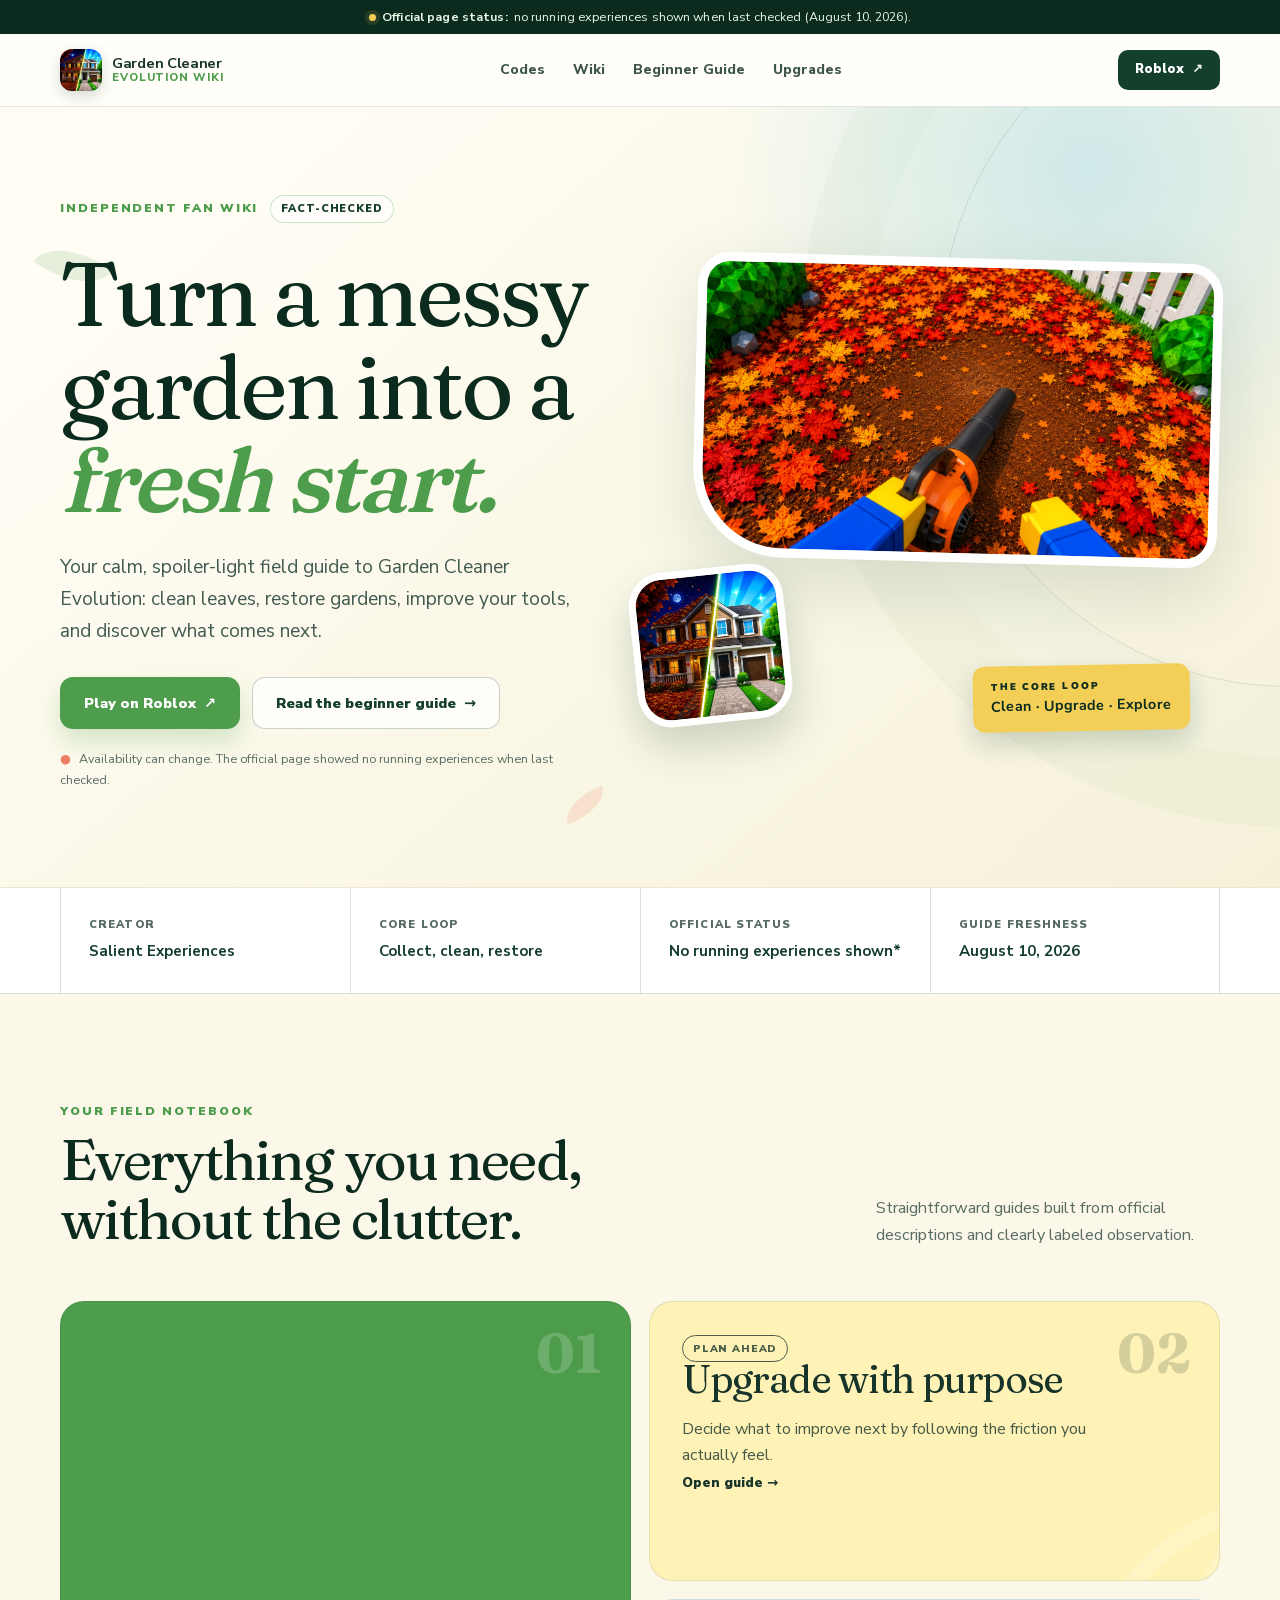
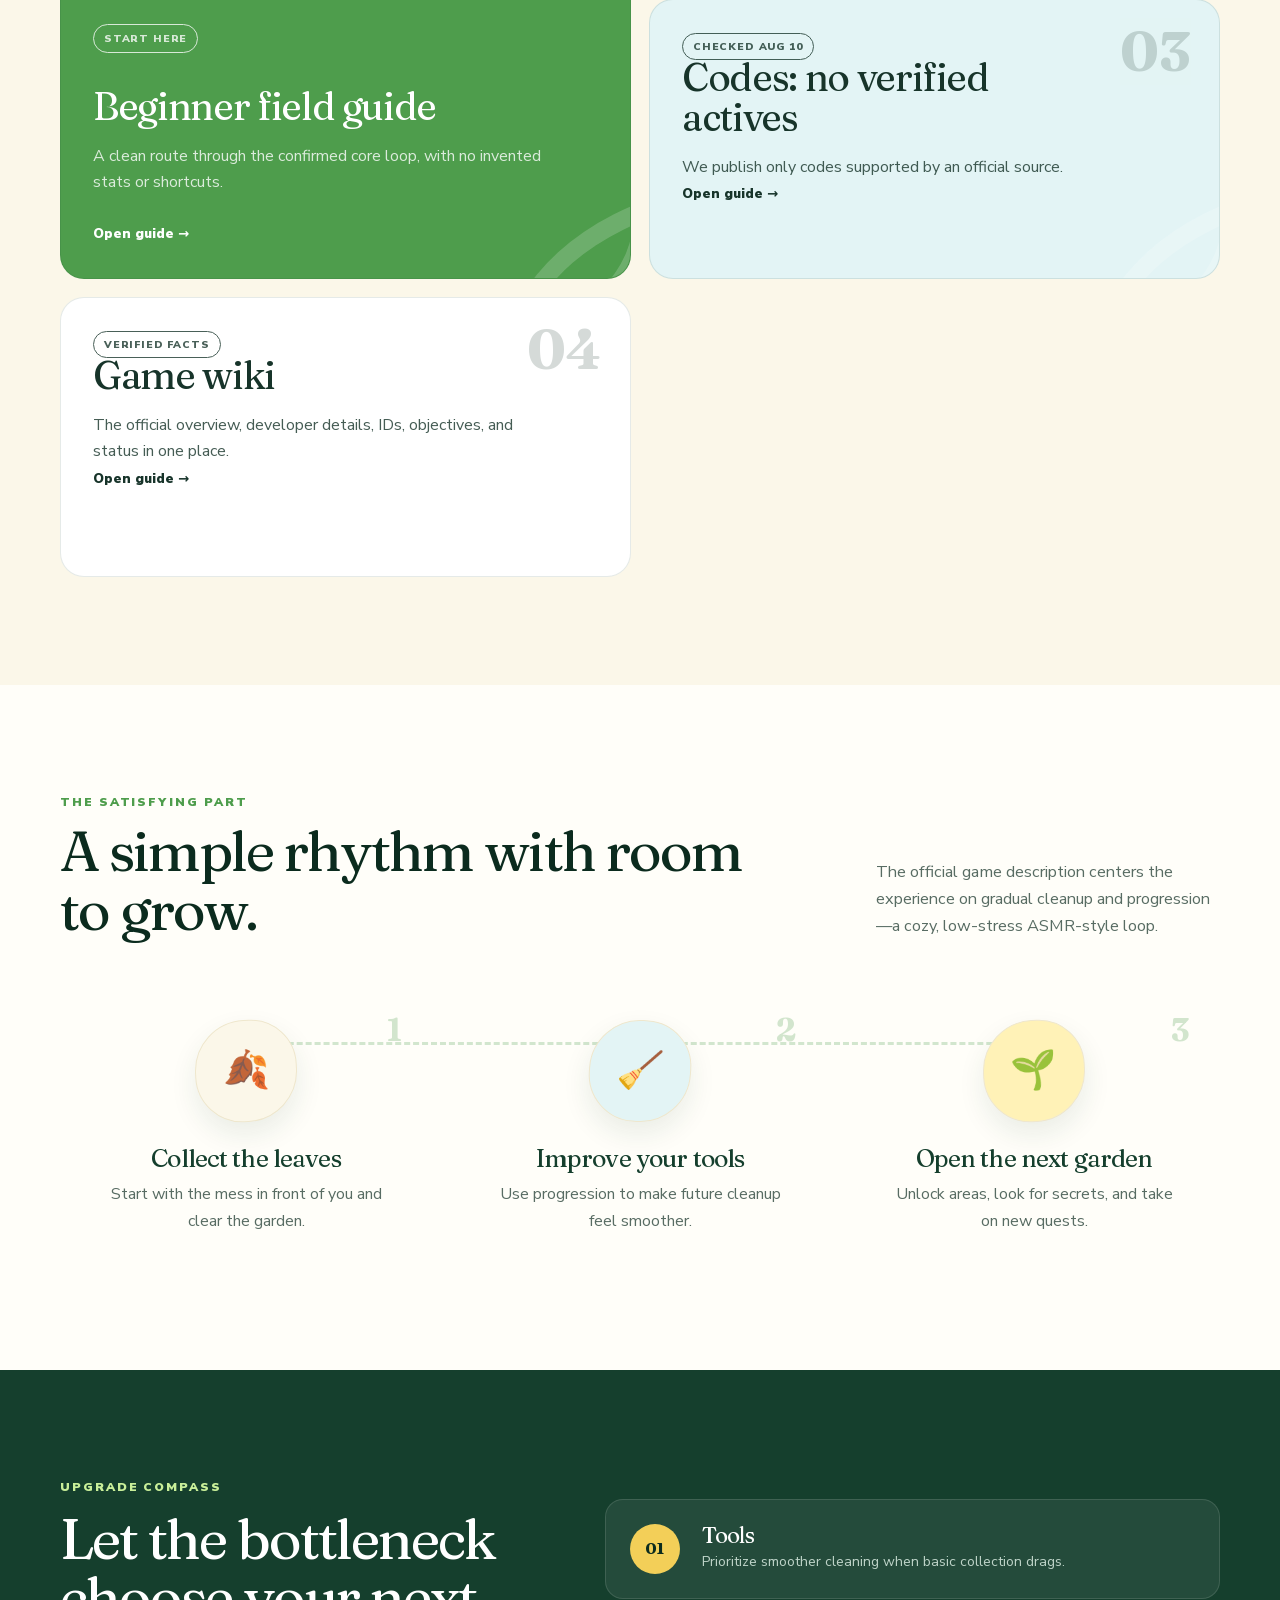
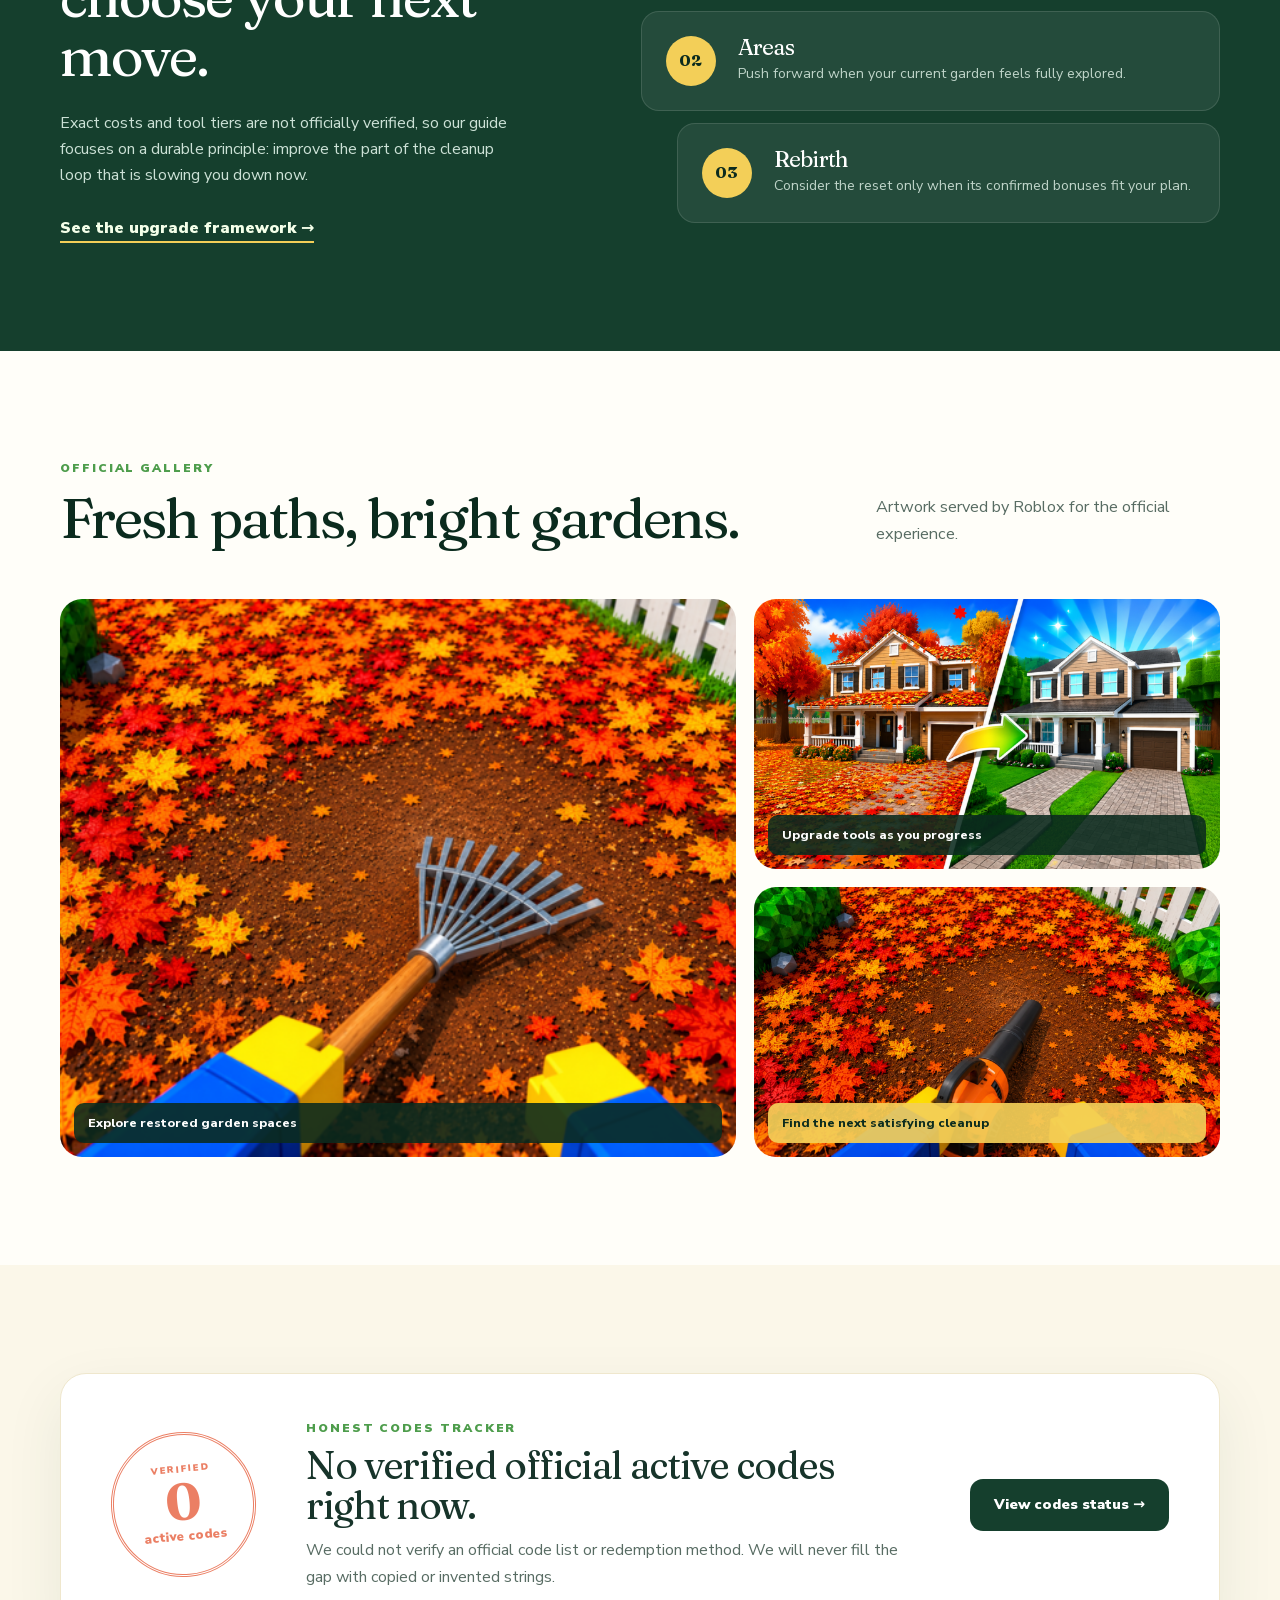
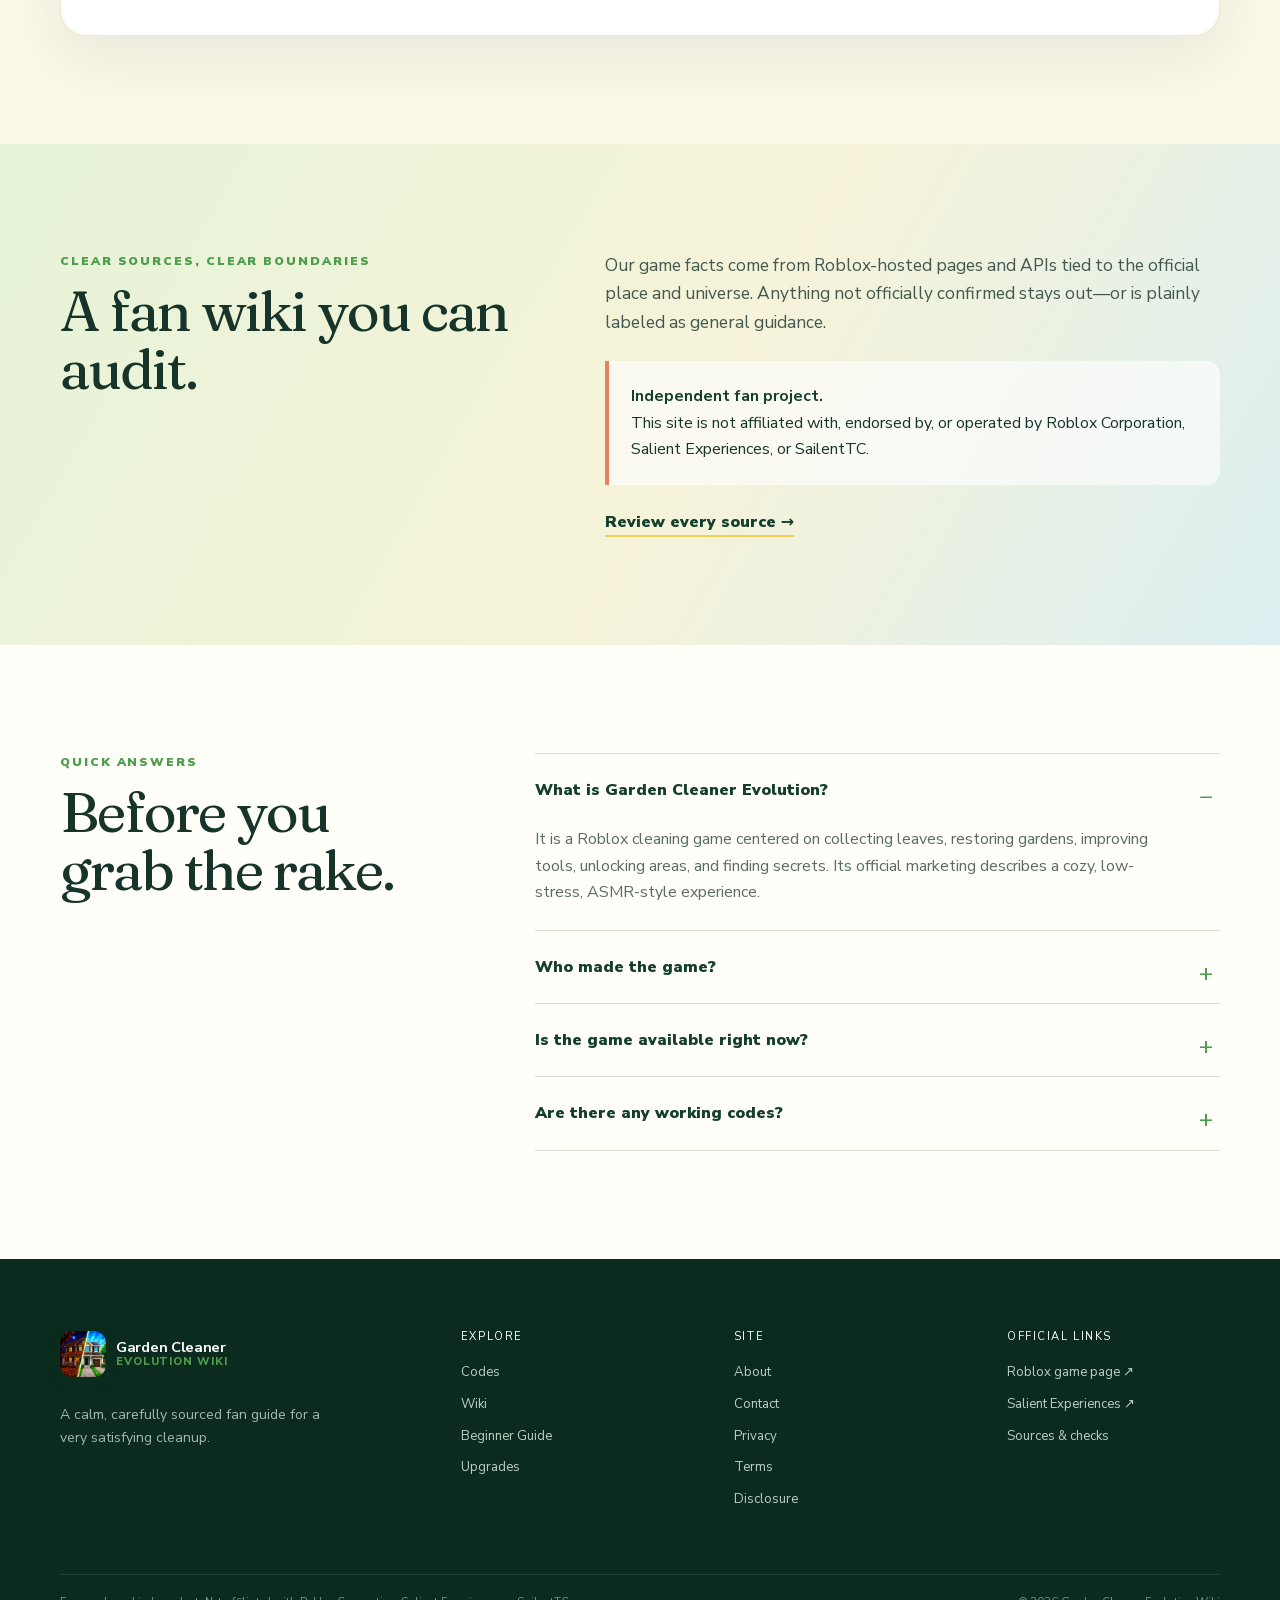
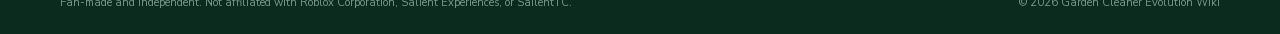
<file: index.html>
<!DOCTYPE html><html lang="en"><head><meta charSet="utf-8"/><meta name="viewport" content="width=device-width, initial-scale=1"/><link rel="preload" href="/_next/static/media/03bda585a99c6450-s.p.0zzh68k1~whtc.woff2" as="font" crossorigin="" type="font/woff2"/><link rel="preload" href="/_next/static/media/f141b5b7abe57afc-s.p.0-k1k9nod8chc.woff2" as="font" crossorigin="" type="font/woff2"/><link rel="preload" as="image" href="/game/garden-cleanup.png"/><link rel="preload" as="image" href="/game/icon.png"/><link rel="stylesheet" href="/_next/static/chunks/0~fy4u8-gfw_y.css" data-precedence="next"/><link rel="preload" as="script" fetchPriority="low" href="/_next/static/chunks/01j.ef_4xi4yb.js"/><script src="/_next/static/chunks/0vyt0ww51.wy-.js" async=""></script><script src="/_next/static/chunks/0tl9d6bwp3.5a.js" async=""></script><script src="/_next/static/chunks/0lut.cfmw6o_8.js" async=""></script><script src="/_next/static/chunks/turbopack-0kl4zo~4mn8qy.js" async=""></script><script src="/_next/static/chunks/10mdu2ydrw1ms.js" async=""></script><script src="/_next/static/chunks/0qvja7sp8adtu.js" async=""></script><meta name="next-size-adjust" content=""/><title>Garden Cleaner Evolution Wiki &amp; Beginner Guide</title><meta name="description" content="The independent Garden Cleaner Evolution fan wiki and guide hub."/><meta name="application-name" content="Garden Cleaner Evolution Wiki"/><meta name="robots" content="index, follow"/><meta name="category" content="game guide"/><link rel="canonical" href="https://gardencleanerevolutiongame.wiki"/><meta property="og:title" content="Garden Cleaner Evolution Wiki &amp; Beginner Guide"/><meta property="og:description" content="The independent Garden Cleaner Evolution fan wiki and guide hub."/><meta property="og:url" content="https://gardencleanerevolutiongame.wiki"/><meta property="og:site_name" content="Garden Cleaner Evolution Wiki"/><meta property="og:image" content="https://gardencleanerevolutiongame.wiki/og.png"/><meta property="og:image:width" content="1200"/><meta property="og:image:height" content="630"/><meta property="og:image:alt" content="Garden Cleaner Evolution Wiki — an independent game guide"/><meta property="og:type" content="website"/><meta name="twitter:card" content="summary_large_image"/><meta name="twitter:title" content="Garden Cleaner Evolution Wiki &amp; Beginner Guide"/><meta name="twitter:description" content="The independent Garden Cleaner Evolution fan wiki and guide hub."/><meta name="twitter:image" content="https://gardencleanerevolutiongame.wiki/og.png"/><link rel="shortcut icon" href="/game/icon.png"/><link rel="icon" href="/game/icon.png"/><script src="/_next/static/chunks/03~yq9q893hmn.js" noModule=""></script></head><body class="nunito_sans_58c2d92a-module__X7BsOW__variable fraunces_b202e7d9-module__YSVETG__variable"><div hidden=""><!--$--><!--/$--></div><a class="skip-link" href="#main-content">Skip to content</a><script type="application/ld+json">{"@context":"https://schema.org","@type":"WebSite","name":"Garden Cleaner Evolution Wiki","alternateName":"Garden Cleaner Wiki","url":"https://gardencleanerevolutiongame.wiki","description":"An independent, fact-checked fan wiki for Garden Cleaner Evolution on Roblox, with beginner tips, upgrade guidance, codes status, and official sources.","inLanguage":"en","isAccessibleForFree":true}</script><script type="application/ld+json">{"@context":"https://schema.org","@type":"VideoGame","name":"Garden Cleaner Evolution","url":"https://www.roblox.com/games/89907728898683/Garden-Cleaner-Evolution","image":["https://gardencleanerevolutiongame.wiki/game/icon.png","https://gardencleanerevolutiongame.wiki/game/garden-cleanup.png"],"gamePlatform":"Roblox","applicationCategory":"Game","author":{"@type":"Organization","name":"Salient Experiences","url":"https://www.roblox.com/communities/999893763/Salient-Experiences"},"description":"A cozy cleaning game on Roblox where players collect leaves, restore gardens, unlock rewards and areas, find secrets, upgrade tools, complete quests and titles, and rebirth for bonuses."}</script><div class="status-strip"><div class="shell status-strip__inner"><span class="status-dot" aria-hidden="true"></span><strong>Official page status:</strong> no running experiences shown when last checked (<!-- -->August 10, 2026<!-- -->).</div></div><header class="site-header"><div class="shell nav-wrap"><a class="brand" aria-label="Garden Cleaner Evolution Wiki home" href="/"><img alt="" loading="lazy" width="42" height="42" decoding="async" data-nimg="1" style="color:transparent" src="/game/icon.png"/><span><b>Garden Cleaner</b><small>Evolution Wiki</small></span></a><nav aria-label="Main navigation"><a href="/codes">Codes</a><a href="/wiki">Wiki</a><a href="/guides/beginner">Beginner Guide</a><a href="/upgrades">Upgrades</a></nav><a class="button button--small button--dark nav-play" href="https://www.roblox.com/games/89907728898683/Garden-Cleaner-Evolution" target="_blank" rel="noopener noreferrer">Roblox <span aria-hidden="true">↗</span></a></div></header><main id="main-content"><section class="hero"><div class="hero-leaf hero-leaf--one" aria-hidden="true"></div><div class="hero-leaf hero-leaf--two" aria-hidden="true"></div><div class="shell hero-grid"><div class="hero-copy"><div class="eyebrow-row"><span class="eyebrow">Independent fan wiki</span><span class="fresh-pill">Fact-checked</span></div><h1>Turn a messy garden into a <em>fresh start.</em></h1><p class="hero-lede">Your calm, spoiler-light field guide to Garden Cleaner Evolution: clean leaves, restore gardens, improve your tools, and discover what comes next.</p><div class="button-row"><a class="button button--primary" href="https://www.roblox.com/games/89907728898683/Garden-Cleaner-Evolution" target="_blank" rel="noopener noreferrer">Play on Roblox <span aria-hidden="true">↗</span></a><a class="button button--secondary" href="/guides/beginner">Read the beginner guide <span aria-hidden="true">→</span></a></div><p class="status-note"><span aria-hidden="true">●</span> Availability can change. The official page showed no running experiences when last checked.</p></div><div class="hero-art" aria-label="Official game artwork"><div class="hero-image-main"><img alt="A bright garden scene from Garden Cleaner Evolution" width="767" height="432" decoding="async" data-nimg="1" style="color:transparent" src="/game/garden-cleanup.png"/></div><div class="hero-image-small"><img alt="Garden Cleaner Evolution game icon" width="512" height="512" decoding="async" data-nimg="1" style="color:transparent" src="/game/icon.png"/></div><div class="hero-tag"><span>THE CORE LOOP</span><strong>Clean · Upgrade · Explore</strong></div></div></div></section><section class="facts-band" aria-label="Quick facts"><div class="shell facts-grid"><div><span>Creator</span><strong>Salient Experiences</strong></div><div><span>Core loop</span><strong>Collect, clean, restore</strong></div><div><span>Official status</span><strong>No running experiences shown*</strong></div><div><span>Guide freshness</span><strong>August 10, 2026</strong></div></div></section><section class="section section--cream"><div class="shell"><div class="section-heading"><div><p class="eyebrow">Your field notebook</p><h2>Everything you need, without the clutter.</h2></div><p>Straightforward guides built from official descriptions and clearly labeled observation.</p></div><div class="hub-grid"><a class="hub-card hub-card--wide hub-card--green" href="/guides/beginner"><span class="hub-card__number">01</span><span class="hub-card__tag">Start here</span><h3>Beginner field guide</h3><p>A clean route through the confirmed core loop, with no invented stats or shortcuts.</p><span class="hub-card__link">Open guide →</span></a><a class="hub-card hub-card--yellow" href="/upgrades"><span class="hub-card__number">02</span><span class="hub-card__tag">Plan ahead</span><h3>Upgrade with purpose</h3><p>Decide what to improve next by following the friction you actually feel.</p><span class="hub-card__link">Open guide →</span></a><a class="hub-card hub-card--blue" href="/codes"><span class="hub-card__number">03</span><span class="hub-card__tag">Checked Aug 10</span><h3>Codes: no verified actives</h3><p>We publish only codes supported by an official source.</p><span class="hub-card__link">Open guide →</span></a><a class="hub-card hub-card--cream" href="/wiki"><span class="hub-card__number">04</span><span class="hub-card__tag">Verified facts</span><h3>Game wiki</h3><p>The official overview, developer details, IDs, objectives, and status in one place.</p><span class="hub-card__link">Open guide →</span></a></div></div></section><section class="section progression-section"><div class="shell split-heading"><div><p class="eyebrow">The satisfying part</p><h2>A simple rhythm with room to grow.</h2></div><p>The official game description centers the experience on gradual cleanup and progression—a cozy, low-stress ASMR-style loop.</p></div><div class="shell progress-path"><article><span class="step-number">1</span><div class="step-icon" aria-hidden="true">🍂</div><h3>Collect the leaves</h3><p>Start with the mess in front of you and clear the garden.</p></article><article><span class="step-number">2</span><div class="step-icon" aria-hidden="true">🧹</div><h3>Improve your tools</h3><p>Use progression to make future cleanup feel smoother.</p></article><article><span class="step-number">3</span><div class="step-icon" aria-hidden="true">🌱</div><h3>Open the next garden</h3><p>Unlock areas, look for secrets, and take on new quests.</p></article></div></section><section class="section section--green"><div class="shell upgrade-preview"><div class="upgrade-copy"><p class="eyebrow eyebrow--light">Upgrade compass</p><h2>Let the bottleneck choose your next move.</h2><p>Exact costs and tool tiers are not officially verified, so our guide focuses on a durable principle: improve the part of the cleanup loop that is slowing you down now.</p><a class="text-link text-link--light" href="/upgrades">See the upgrade framework →</a></div><div class="upgrade-stack"><article><span>01</span><div><h3>Tools</h3><p>Prioritize smoother cleaning when basic collection drags.</p></div></article><article><span>02</span><div><h3>Areas</h3><p>Push forward when your current garden feels fully explored.</p></div></article><article><span>03</span><div><h3>Rebirth</h3><p>Consider the reset only when its confirmed bonuses fit your plan.</p></div></article></div></div></section><section class="section gallery-section"><div class="shell"><div class="section-heading"><div><p class="eyebrow">Official gallery</p><h2>Fresh paths, bright gardens.</h2></div><p>Artwork served by Roblox for the official experience.</p></div><div class="gallery-grid"><figure class="gallery-card gallery-card--large"><img alt="Colorful outdoor garden world in Garden Cleaner Evolution" loading="lazy" width="767" height="432" decoding="async" data-nimg="1" style="color:transparent" src="/game/garden-world.png"/><figcaption>Explore restored garden spaces</figcaption></figure><figure class="gallery-card"><img alt="Garden cleaning gameplay in Garden Cleaner Evolution" loading="lazy" width="767" height="432" decoding="async" data-nimg="1" style="color:transparent" src="/game/garden-tools.png"/><figcaption>Upgrade tools as you progress</figcaption></figure><figure class="gallery-card gallery-card--accent"><img alt="Garden path scene in Garden Cleaner Evolution" loading="lazy" width="767" height="432" decoding="async" data-nimg="1" style="color:transparent" src="/game/garden-cleanup.png"/><figcaption>Find the next satisfying cleanup</figcaption></figure></div></div></section><section class="section section--cream codes-home"><div class="shell codes-panel"><div class="codes-stamp" aria-hidden="true"><span>VERIFIED</span><strong>0</strong><small>active codes</small></div><div><p class="eyebrow">Honest codes tracker</p><h2>No verified official active codes right now.</h2><p>We could not verify an official code list or redemption method. We will never fill the gap with copied or invented strings.</p></div><a class="button button--dark" href="/codes">View codes status →</a></div></section><section class="section trust-section"><div class="shell trust-grid"><div><p class="eyebrow">Clear sources, clear boundaries</p><h2>A fan wiki you can audit.</h2></div><div class="trust-copy"><p>Our game facts come from Roblox-hosted pages and APIs tied to the official place and universe. Anything not officially confirmed stays out—or is plainly labeled as general guidance.</p><p class="disclaimer-card"><strong>Independent fan project.</strong> This site is not affiliated with, endorsed by, or operated by Roblox Corporation, Salient Experiences, or SailentTC.</p><a class="text-link" href="/sources">Review every source →</a></div></div></section><section class="section faq-section"><div class="shell faq-layout"><div><p class="eyebrow">Quick answers</p><h2>Before you grab the rake.</h2></div><div class="faq-list"><details open=""><summary>What is Garden Cleaner Evolution?</summary><p>It is a Roblox cleaning game centered on collecting leaves, restoring gardens, improving tools, unlocking areas, and finding secrets. Its official marketing describes a cozy, low-stress, ASMR-style experience.</p></details><details><summary>Who made the game?</summary><p>The Roblox creator is listed as Salient Experiences, and the experience page names SailentTC as the developer.</p></details><details><summary>Is the game available right now?</summary><p>The official page showed no running experiences on <!-- -->August 10, 2026<!-- -->. That is a time-stamped observation, not a permanent claim, so check Roblox for the latest status.</p></details><details><summary>Are there any working codes?</summary><p>We have not verified any official active codes or an official redemption process as of <!-- -->August 10, 2026<!-- -->.</p></details></div></div></section><!--$--><!--/$--></main><footer class="site-footer"><div class="shell footer-grid"><div class="footer-intro"><a class="brand brand--footer" href="/"><img alt="" loading="lazy" width="46" height="46" decoding="async" data-nimg="1" style="color:transparent" src="/game/icon.png"/><span><b>Garden Cleaner</b><small>Evolution Wiki</small></span></a><p>A calm, carefully sourced fan guide for a very satisfying cleanup.</p></div><div><h2>Explore</h2><a href="/codes">Codes</a><a href="/wiki">Wiki</a><a href="/guides/beginner">Beginner Guide</a><a href="/upgrades">Upgrades</a></div><div><h2>Site</h2><a href="/about">About</a><a href="/contact">Contact</a><a href="/privacy">Privacy</a><a href="/terms">Terms</a><a href="/disclosure">Disclosure</a></div><div><h2>Official links</h2><a href="https://www.roblox.com/games/89907728898683/Garden-Cleaner-Evolution" target="_blank" rel="noreferrer">Roblox game page ↗</a><a href="https://www.roblox.com/communities/999893763/Salient-Experiences" target="_blank" rel="noreferrer">Salient Experiences ↗</a><a href="/sources">Sources &amp; checks</a></div></div><div class="shell footer-bottom"><p>Fan-made and independent. Not affiliated with Roblox Corporation, Salient Experiences, or SailentTC.</p><p>© 2026 Garden Cleaner Evolution Wiki</p></div></footer><script src="/_next/static/chunks/01j.ef_4xi4yb.js" id="_R_" async=""></script><script>(self.__next_f=self.__next_f||[]).push([0])</script><script>self.__next_f.push([1,"1:\"$Sreact.fragment\"\n2:I[65840,[\"/_next/static/chunks/10mdu2ydrw1ms.js\",\"/_next/static/chunks/0qvja7sp8adtu.js\"],\"\"]\n3:I[77577,[\"/_next/static/chunks/10mdu2ydrw1ms.js\",\"/_next/static/chunks/0qvja7sp8adtu.js\"],\"Image\"]\n4:I[49484,[\"/_next/static/chunks/10mdu2ydrw1ms.js\",\"/_next/static/chunks/0qvja7sp8adtu.js\"],\"default\"]\n5:I[49337,[\"/_next/static/chunks/10mdu2ydrw1ms.js\",\"/_next/static/chunks/0qvja7sp8adtu.js\"],\"default\"]\n9:I[4630,[\"/_next/static/chunks/10mdu2ydrw1ms.js\",\"/_next/static/chunks/0qvja7sp8adtu.js\"],\"default\",1]\n:HL[\"/_next/static/chunks/0~fy4u8-gfw_y.css\",\"style\"]\n:HL[\"/_next/static/media/03bda585a99c6450-s.p.0zzh68k1~whtc.woff2\",\"font\",{\"crossOrigin\":\"\",\"type\":\"font/woff2\"}]\n:HL[\"/_next/static/media/f141b5b7abe57afc-s.p.0-k1k9nod8chc.woff2\",\"font\",{\"crossOrigin\":\"\",\"type\":\"font/woff2\"}]\n"])</script><script>self.__next_f.push([1,"0:{\"P\":null,\"c\":[\"\",\"\"],\"q\":\"\",\"i\":false,\"f\":[[[\"\",{\"children\":[\"__PAGE__\",{}]},\"$undefined\",\"$undefined\",16],[[\"$\",\"$1\",\"c\",{\"children\":[[[\"$\",\"link\",\"0\",{\"rel\":\"stylesheet\",\"href\":\"/_next/static/chunks/0~fy4u8-gfw_y.css\",\"precedence\":\"next\",\"crossOrigin\":\"$undefined\",\"nonce\":\"$undefined\"}],[\"$\",\"script\",\"script-0\",{\"src\":\"/_next/static/chunks/10mdu2ydrw1ms.js\",\"async\":true,\"nonce\":\"$undefined\"}],[\"$\",\"script\",\"script-1\",{\"src\":\"/_next/static/chunks/0qvja7sp8adtu.js\",\"async\":true,\"nonce\":\"$undefined\"}]],[\"$\",\"html\",null,{\"lang\":\"en\",\"children\":[\"$\",\"body\",null,{\"className\":\"nunito_sans_58c2d92a-module__X7BsOW__variable fraunces_b202e7d9-module__YSVETG__variable\",\"children\":[[\"$\",\"a\",null,{\"className\":\"skip-link\",\"href\":\"#main-content\",\"children\":\"Skip to content\"}],[\"$\",\"script\",null,{\"type\":\"application/ld+json\",\"dangerouslySetInnerHTML\":{\"__html\":\"{\\\"@context\\\":\\\"https://schema.org\\\",\\\"@type\\\":\\\"WebSite\\\",\\\"name\\\":\\\"Garden Cleaner Evolution Wiki\\\",\\\"alternateName\\\":\\\"Garden Cleaner Wiki\\\",\\\"url\\\":\\\"https://gardencleanerevolutiongame.wiki\\\",\\\"description\\\":\\\"An independent, fact-checked fan wiki for Garden Cleaner Evolution on Roblox, with beginner tips, upgrade guidance, codes status, and official sources.\\\",\\\"inLanguage\\\":\\\"en\\\",\\\"isAccessibleForFree\\\":true}\"}}],[\"$\",\"script\",null,{\"type\":\"application/ld+json\",\"dangerouslySetInnerHTML\":{\"__html\":\"{\\\"@context\\\":\\\"https://schema.org\\\",\\\"@type\\\":\\\"VideoGame\\\",\\\"name\\\":\\\"Garden Cleaner Evolution\\\",\\\"url\\\":\\\"https://www.roblox.com/games/89907728898683/Garden-Cleaner-Evolution\\\",\\\"image\\\":[\\\"https://gardencleanerevolutiongame.wiki/game/icon.png\\\",\\\"https://gardencleanerevolutiongame.wiki/game/garden-cleanup.png\\\"],\\\"gamePlatform\\\":\\\"Roblox\\\",\\\"applicationCategory\\\":\\\"Game\\\",\\\"author\\\":{\\\"@type\\\":\\\"Organization\\\",\\\"name\\\":\\\"Salient Experiences\\\",\\\"url\\\":\\\"https://www.roblox.com/communities/999893763/Salient-Experiences\\\"},\\\"description\\\":\\\"A cozy cleaning game on Roblox where players collect leaves, restore gardens, unlock rewards and areas, find secrets, upgrade tools, complete quests and titles, and rebirth for bonuses.\\\"}\"}}],[[\"$\",\"div\",null,{\"className\":\"status-strip\",\"children\":[\"$\",\"div\",null,{\"className\":\"shell status-strip__inner\",\"children\":[[\"$\",\"span\",null,{\"className\":\"status-dot\",\"aria-hidden\":\"true\"}],[\"$\",\"strong\",null,{\"children\":\"Official page status:\"}],\" no running experiences shown when last checked (\",\"August 10, 2026\",\").\"]}]}],[\"$\",\"header\",null,{\"className\":\"site-header\",\"children\":[\"$\",\"div\",null,{\"className\":\"shell nav-wrap\",\"children\":[[\"$\",\"$L2\",null,{\"className\":\"brand\",\"href\":\"/\",\"aria-label\":\"Garden Cleaner Evolution Wiki home\",\"children\":[[\"$\",\"$L3\",null,{\"src\":\"/game/icon.png\",\"width\":42,\"height\":42,\"alt\":\"\"}],[\"$\",\"span\",null,{\"children\":[[\"$\",\"b\",null,{\"children\":\"Garden Cleaner\"}],[\"$\",\"small\",null,{\"children\":\"Evolution Wiki\"}]]}]]}],[\"$\",\"nav\",null,{\"aria-label\":\"Main navigation\",\"children\":[[\"$\",\"$L2\",\"/codes\",{\"href\":\"/codes\",\"children\":\"Codes\"}],[\"$\",\"$L2\",\"/wiki\",{\"href\":\"/wiki\",\"children\":\"Wiki\"}],[\"$\",\"$L2\",\"/guides/beginner\",{\"href\":\"/guides/beginner\",\"children\":\"Beginner Guide\"}],[\"$\",\"$L2\",\"/upgrades\",{\"href\":\"/upgrades\",\"children\":\"Upgrades\"}]]}],[\"$\",\"a\",null,{\"className\":\"button button--small button--dark nav-play\",\"href\":\"https://www.roblox.com/games/89907728898683/Garden-Cleaner-Evolution\",\"target\":\"_blank\",\"rel\":\"noopener noreferrer\",\"children\":[\"Roblox \",[\"$\",\"span\",null,{\"aria-hidden\":\"true\",\"children\":\"↗\"}]]}]]}]}]],[\"$\",\"main\",null,{\"id\":\"main-content\",\"children\":[\"$\",\"$L4\",null,{\"parallelRouterKey\":\"children\",\"error\":\"$undefined\",\"errorStyles\":\"$undefined\",\"errorScripts\":\"$undefined\",\"template\":[\"$\",\"$L5\",null,{}],\"templateStyles\":\"$undefined\",\"templateScripts\":\"$undefined\",\"notFound\":[[\"$\",\"section\",null,{\"className\":\"not-found\",\"children\":[[\"$\",\"div\",null,{\"className\":\"not-found__leaf\",\"aria-hidden\":\"true\",\"children\":\"🍂\"}],[\"$\",\"p\",null,{\"className\":\"eyebrow\",\"children\":\"404 · Path not found\"}],[\"$\",\"h1\",null,{\"children\":\"This path could use a little cleanup.\"}],[\"$\",\"p\",null,{\"children\":\"The page may have moved, or the address may have a stray leaf in it.\"}],[\"$\",\"div\",null,{\"className\":\"button-row\",\"children\":[[\"$\",\"$L2\",null,{\"className\":\"button button--primary\",\"href\":\"/\",\"children\":\"Return home\"}],[\"$\",\"$L2\",null,{\"className\":\"button button--secondary\",\"href\":\"/wiki\",\"children\":\"Open the wiki\"}]]}]]}],[]],\"forbidden\":\"$undefined\",\"unauthorized\":\"$undefined\"}]}],\"$L6\"]}]}]]}],{\"children\":[\"$L7\",{},null,false,null]},null,false,null],\"$L8\",false]],\"m\":\"$undefined\",\"G\":[\"$9\",[\"$La\"]],\"S\":true,\"h\":null,\"s\":\"$undefined\",\"l\":\"$undefined\",\"p\":\"$undefined\",\"d\":\"$undefined\",\"b\":\"G4w5QN1rv7Z0tKL-FqwM4\"}\n"])</script><script>self.__next_f.push([1,"17:I[63780,[\"/_next/static/chunks/10mdu2ydrw1ms.js\",\"/_next/static/chunks/0qvja7sp8adtu.js\"],\"ViewportBoundary\"]\n19:I[63780,[\"/_next/static/chunks/10mdu2ydrw1ms.js\",\"/_next/static/chunks/0qvja7sp8adtu.js\"],\"MetadataBoundary\"]\n1a:\"$Sreact.suspense\"\n"])</script><script>self.__next_f.push([1,"6:[\"$\",\"footer\",null,{\"className\":\"site-footer\",\"children\":[[\"$\",\"div\",null,{\"className\":\"shell footer-grid\",\"children\":[[\"$\",\"div\",null,{\"className\":\"footer-intro\",\"children\":[[\"$\",\"$L2\",null,{\"className\":\"brand brand--footer\",\"href\":\"/\",\"children\":[[\"$\",\"$L3\",null,{\"src\":\"/game/icon.png\",\"width\":46,\"height\":46,\"alt\":\"\"}],[\"$\",\"span\",null,{\"children\":[[\"$\",\"b\",null,{\"children\":\"Garden Cleaner\"}],[\"$\",\"small\",null,{\"children\":\"Evolution Wiki\"}]]}]]}],[\"$\",\"p\",null,{\"children\":\"A calm, carefully sourced fan guide for a very satisfying cleanup.\"}]]}],[\"$\",\"div\",null,{\"children\":[[\"$\",\"h2\",null,{\"children\":\"Explore\"}],[[\"$\",\"$L2\",\"/codes\",{\"href\":\"/codes\",\"children\":\"Codes\"}],[\"$\",\"$L2\",\"/wiki\",{\"href\":\"/wiki\",\"children\":\"Wiki\"}],[\"$\",\"$L2\",\"/guides/beginner\",{\"href\":\"/guides/beginner\",\"children\":\"Beginner Guide\"}],[\"$\",\"$L2\",\"/upgrades\",{\"href\":\"/upgrades\",\"children\":\"Upgrades\"}]]]}],[\"$\",\"div\",null,{\"children\":[[\"$\",\"h2\",null,{\"children\":\"Site\"}],[[\"$\",\"$L2\",\"/about\",{\"href\":\"/about\",\"children\":\"About\"}],[\"$\",\"$L2\",\"/contact\",{\"href\":\"/contact\",\"children\":\"Contact\"}],[\"$\",\"$L2\",\"/privacy\",{\"href\":\"/privacy\",\"children\":\"Privacy\"}],[\"$\",\"$L2\",\"/terms\",{\"href\":\"/terms\",\"children\":\"Terms\"}],[\"$\",\"$L2\",\"/disclosure\",{\"href\":\"/disclosure\",\"children\":\"Disclosure\"}]]]}],[\"$\",\"div\",null,{\"children\":[[\"$\",\"h2\",null,{\"children\":\"Official links\"}],[\"$\",\"a\",null,{\"href\":\"https://www.roblox.com/games/89907728898683/Garden-Cleaner-Evolution\",\"target\":\"_blank\",\"rel\":\"noreferrer\",\"children\":\"Roblox game page ↗\"}],[\"$\",\"a\",null,{\"href\":\"https://www.roblox.com/communities/999893763/Salient-Experiences\",\"target\":\"_blank\",\"rel\":\"noreferrer\",\"children\":\"Salient Experiences ↗\"}],[\"$\",\"$L2\",null,{\"href\":\"/sources\",\"children\":\"Sources \u0026 checks\"}]]}]]}],[\"$\",\"div\",null,{\"className\":\"shell footer-bottom\",\"children\":[[\"$\",\"p\",null,{\"children\":\"Fan-made and independent. Not affiliated with Roblox Corporation, Salient Experiences, or SailentTC.\"}],[\"$\",\"p\",null,{\"children\":\"© 2026 Garden Cleaner Evolution Wiki\"}]]}]]}]\n"])</script><script>self.__next_f.push([1,"7:[\"$\",\"$1\",\"c\",{\"children\":[[[\"$\",\"section\",null,{\"className\":\"hero\",\"children\":[[\"$\",\"div\",null,{\"className\":\"hero-leaf hero-leaf--one\",\"aria-hidden\":\"true\"}],[\"$\",\"div\",null,{\"className\":\"hero-leaf hero-leaf--two\",\"aria-hidden\":\"true\"}],[\"$\",\"div\",null,{\"className\":\"shell hero-grid\",\"children\":[[\"$\",\"div\",null,{\"className\":\"hero-copy\",\"children\":[[\"$\",\"div\",null,{\"className\":\"eyebrow-row\",\"children\":[[\"$\",\"span\",null,{\"className\":\"eyebrow\",\"children\":\"Independent fan wiki\"}],[\"$\",\"span\",null,{\"className\":\"fresh-pill\",\"children\":\"Fact-checked\"}]]}],[\"$\",\"h1\",null,{\"children\":[\"Turn a messy garden into a \",[\"$\",\"em\",null,{\"children\":\"fresh start.\"}]]}],[\"$\",\"p\",null,{\"className\":\"hero-lede\",\"children\":\"Your calm, spoiler-light field guide to Garden Cleaner Evolution: clean leaves, restore gardens, improve your tools, and discover what comes next.\"}],[\"$\",\"div\",null,{\"className\":\"button-row\",\"children\":[[\"$\",\"a\",null,{\"className\":\"button button--primary\",\"href\":\"https://www.roblox.com/games/89907728898683/Garden-Cleaner-Evolution\",\"target\":\"_blank\",\"rel\":\"noopener noreferrer\",\"children\":[\"Play on Roblox \",[\"$\",\"span\",null,{\"aria-hidden\":\"true\",\"children\":\"↗\"}]]}],[\"$\",\"$L2\",null,{\"className\":\"button button--secondary\",\"href\":\"/guides/beginner\",\"children\":[\"Read the beginner guide \",[\"$\",\"span\",null,{\"aria-hidden\":\"true\",\"children\":\"→\"}]]}]]}],[\"$\",\"p\",null,{\"className\":\"status-note\",\"children\":[[\"$\",\"span\",null,{\"aria-hidden\":\"true\",\"children\":\"●\"}],\" Availability can change. The official page showed no running experiences when last checked.\"]}]]}],[\"$\",\"div\",null,{\"className\":\"hero-art\",\"aria-label\":\"Official game artwork\",\"children\":[[\"$\",\"div\",null,{\"className\":\"hero-image-main\",\"children\":[\"$\",\"$L3\",null,{\"src\":\"/game/garden-cleanup.png\",\"alt\":\"A bright garden scene from Garden Cleaner Evolution\",\"width\":767,\"height\":432,\"priority\":true}]}],[\"$\",\"div\",null,{\"className\":\"hero-image-small\",\"children\":[\"$\",\"$L3\",null,{\"src\":\"/game/icon.png\",\"alt\":\"Garden Cleaner Evolution game icon\",\"width\":512,\"height\":512,\"priority\":true}]}],[\"$\",\"div\",null,{\"className\":\"hero-tag\",\"children\":[[\"$\",\"span\",null,{\"children\":\"THE CORE LOOP\"}],[\"$\",\"strong\",null,{\"children\":\"Clean · Upgrade · Explore\"}]]}]]}]]}]]}],[\"$\",\"section\",null,{\"className\":\"facts-band\",\"aria-label\":\"Quick facts\",\"children\":[\"$\",\"div\",null,{\"className\":\"shell facts-grid\",\"children\":[[\"$\",\"div\",null,{\"children\":[[\"$\",\"span\",null,{\"children\":\"Creator\"}],[\"$\",\"strong\",null,{\"children\":\"Salient Experiences\"}]]}],[\"$\",\"div\",null,{\"children\":[[\"$\",\"span\",null,{\"children\":\"Core loop\"}],[\"$\",\"strong\",null,{\"children\":\"Collect, clean, restore\"}]]}],[\"$\",\"div\",null,{\"children\":[[\"$\",\"span\",null,{\"children\":\"Official status\"}],[\"$\",\"strong\",null,{\"children\":\"No running experiences shown*\"}]]}],[\"$\",\"div\",null,{\"children\":[[\"$\",\"span\",null,{\"children\":\"Guide freshness\"}],[\"$\",\"strong\",null,{\"children\":\"August 10, 2026\"}]]}]]}]}],[\"$\",\"section\",null,{\"className\":\"section section--cream\",\"children\":[\"$\",\"div\",null,{\"className\":\"shell\",\"children\":[[\"$\",\"div\",null,{\"className\":\"section-heading\",\"children\":[[\"$\",\"div\",null,{\"children\":[[\"$\",\"p\",null,{\"className\":\"eyebrow\",\"children\":\"Your field notebook\"}],[\"$\",\"h2\",null,{\"children\":\"Everything you need, without the clutter.\"}]]}],[\"$\",\"p\",null,{\"children\":\"Straightforward guides built from official descriptions and clearly labeled observation.\"}]]}],[\"$\",\"div\",null,{\"className\":\"hub-grid\",\"children\":[[\"$\",\"$L2\",\"/guides/beginner\",{\"className\":\"hub-card hub-card--wide hub-card--green\",\"href\":\"/guides/beginner\",\"children\":[[\"$\",\"span\",null,{\"className\":\"hub-card__number\",\"children\":\"01\"}],[\"$\",\"span\",null,{\"className\":\"hub-card__tag\",\"children\":\"Start here\"}],[\"$\",\"h3\",null,{\"children\":\"Beginner field guide\"}],[\"$\",\"p\",null,{\"children\":\"A clean route through the confirmed core loop, with no invented stats or shortcuts.\"}],[\"$\",\"span\",null,{\"className\":\"hub-card__link\",\"children\":\"Open guide →\"}]]}],[\"$\",\"$L2\",\"/upgrades\",{\"className\":\"hub-card hub-card--yellow\",\"href\":\"/upgrades\",\"children\":[[\"$\",\"span\",null,{\"className\":\"hub-card__number\",\"children\":\"02\"}],[\"$\",\"span\",null,{\"className\":\"hub-card__tag\",\"children\":\"Plan ahead\"}],[\"$\",\"h3\",null,{\"children\":\"Upgrade with purpose\"}],[\"$\",\"p\",null,{\"children\":\"Decide what to improve next by following the friction you actually feel.\"}],[\"$\",\"span\",null,{\"className\":\"hub-card__link\",\"children\":\"Open guide →\"}]]}],[\"$\",\"$L2\",\"/codes\",{\"className\":\"hub-card hub-card--blue\",\"href\":\"/codes\",\"children\":[[\"$\",\"span\",null,{\"className\":\"hub-card__number\",\"children\":\"03\"}],\"$Lb\",\"$Lc\",\"$Ld\",\"$Le\"]}],\"$Lf\"]}]]}]}],\"$L10\",\"$L11\",\"$L12\",\"$L13\",\"$L14\",\"$L15\"],null,\"$L16\"]}]\n"])</script><script>self.__next_f.push([1,"8:[\"$\",\"$1\",\"h\",{\"children\":[null,[\"$\",\"$L17\",null,{\"children\":\"$L18\"}],[\"$\",\"div\",null,{\"hidden\":true,\"children\":[\"$\",\"$L19\",null,{\"children\":[\"$\",\"$1a\",null,{\"name\":\"Next.Metadata\",\"children\":\"$L1b\"}]}]}],[\"$\",\"meta\",null,{\"name\":\"next-size-adjust\",\"content\":\"\"}]]}]\na:[\"$\",\"link\",\"0\",{\"rel\":\"stylesheet\",\"href\":\"/_next/static/chunks/0~fy4u8-gfw_y.css\",\"precedence\":\"next\",\"crossOrigin\":\"$undefined\",\"nonce\":\"$undefined\"}]\n"])</script><script>self.__next_f.push([1,"1c:I[63780,[\"/_next/static/chunks/10mdu2ydrw1ms.js\",\"/_next/static/chunks/0qvja7sp8adtu.js\"],\"OutletBoundary\"]\nb:[\"$\",\"span\",null,{\"className\":\"hub-card__tag\",\"children\":\"Checked Aug 10\"}]\nc:[\"$\",\"h3\",null,{\"children\":\"Codes: no verified actives\"}]\nd:[\"$\",\"p\",null,{\"children\":\"We publish only codes supported by an official source.\"}]\ne:[\"$\",\"span\",null,{\"className\":\"hub-card__link\",\"children\":\"Open guide →\"}]\nf:[\"$\",\"$L2\",\"/wiki\",{\"className\":\"hub-card hub-card--cream\",\"href\":\"/wiki\",\"children\":[[\"$\",\"span\",null,{\"className\":\"hub-card__number\",\"children\":\"04\"}],[\"$\",\"span\",null,{\"className\":\"hub-card__tag\",\"children\":\"Verified facts\"}],[\"$\",\"h3\",null,{\"children\":\"Game wiki\"}],[\"$\",\"p\",null,{\"children\":\"The official overview, developer details, IDs, objectives, and status in one place.\"}],[\"$\",\"span\",null,{\"className\":\"hub-card__link\",\"children\":\"Open guide →\"}]]}]\n"])</script><script>self.__next_f.push([1,"10:[\"$\",\"section\",null,{\"className\":\"section progression-section\",\"children\":[[\"$\",\"div\",null,{\"className\":\"shell split-heading\",\"children\":[[\"$\",\"div\",null,{\"children\":[[\"$\",\"p\",null,{\"className\":\"eyebrow\",\"children\":\"The satisfying part\"}],[\"$\",\"h2\",null,{\"children\":\"A simple rhythm with room to grow.\"}]]}],[\"$\",\"p\",null,{\"children\":\"The official game description centers the experience on gradual cleanup and progression—a cozy, low-stress ASMR-style loop.\"}]]}],[\"$\",\"div\",null,{\"className\":\"shell progress-path\",\"children\":[[\"$\",\"article\",null,{\"children\":[[\"$\",\"span\",null,{\"className\":\"step-number\",\"children\":\"1\"}],[\"$\",\"div\",null,{\"className\":\"step-icon\",\"aria-hidden\":\"true\",\"children\":\"🍂\"}],[\"$\",\"h3\",null,{\"children\":\"Collect the leaves\"}],[\"$\",\"p\",null,{\"children\":\"Start with the mess in front of you and clear the garden.\"}]]}],[\"$\",\"article\",null,{\"children\":[[\"$\",\"span\",null,{\"className\":\"step-number\",\"children\":\"2\"}],[\"$\",\"div\",null,{\"className\":\"step-icon\",\"aria-hidden\":\"true\",\"children\":\"🧹\"}],[\"$\",\"h3\",null,{\"children\":\"Improve your tools\"}],[\"$\",\"p\",null,{\"children\":\"Use progression to make future cleanup feel smoother.\"}]]}],[\"$\",\"article\",null,{\"children\":[[\"$\",\"span\",null,{\"className\":\"step-number\",\"children\":\"3\"}],[\"$\",\"div\",null,{\"className\":\"step-icon\",\"aria-hidden\":\"true\",\"children\":\"🌱\"}],[\"$\",\"h3\",null,{\"children\":\"Open the next garden\"}],[\"$\",\"p\",null,{\"children\":\"Unlock areas, look for secrets, and take on new quests.\"}]]}]]}]]}]\n"])</script><script>self.__next_f.push([1,"11:[\"$\",\"section\",null,{\"className\":\"section section--green\",\"children\":[\"$\",\"div\",null,{\"className\":\"shell upgrade-preview\",\"children\":[[\"$\",\"div\",null,{\"className\":\"upgrade-copy\",\"children\":[[\"$\",\"p\",null,{\"className\":\"eyebrow eyebrow--light\",\"children\":\"Upgrade compass\"}],[\"$\",\"h2\",null,{\"children\":\"Let the bottleneck choose your next move.\"}],[\"$\",\"p\",null,{\"children\":\"Exact costs and tool tiers are not officially verified, so our guide focuses on a durable principle: improve the part of the cleanup loop that is slowing you down now.\"}],[\"$\",\"$L2\",null,{\"className\":\"text-link text-link--light\",\"href\":\"/upgrades\",\"children\":\"See the upgrade framework →\"}]]}],[\"$\",\"div\",null,{\"className\":\"upgrade-stack\",\"children\":[[\"$\",\"article\",null,{\"children\":[[\"$\",\"span\",null,{\"children\":\"01\"}],[\"$\",\"div\",null,{\"children\":[[\"$\",\"h3\",null,{\"children\":\"Tools\"}],[\"$\",\"p\",null,{\"children\":\"Prioritize smoother cleaning when basic collection drags.\"}]]}]]}],[\"$\",\"article\",null,{\"children\":[[\"$\",\"span\",null,{\"children\":\"02\"}],[\"$\",\"div\",null,{\"children\":[[\"$\",\"h3\",null,{\"children\":\"Areas\"}],[\"$\",\"p\",null,{\"children\":\"Push forward when your current garden feels fully explored.\"}]]}]]}],[\"$\",\"article\",null,{\"children\":[[\"$\",\"span\",null,{\"children\":\"03\"}],[\"$\",\"div\",null,{\"children\":[[\"$\",\"h3\",null,{\"children\":\"Rebirth\"}],[\"$\",\"p\",null,{\"children\":\"Consider the reset only when its confirmed bonuses fit your plan.\"}]]}]]}]]}]]}]}]\n"])</script><script>self.__next_f.push([1,"12:[\"$\",\"section\",null,{\"className\":\"section gallery-section\",\"children\":[\"$\",\"div\",null,{\"className\":\"shell\",\"children\":[[\"$\",\"div\",null,{\"className\":\"section-heading\",\"children\":[[\"$\",\"div\",null,{\"children\":[[\"$\",\"p\",null,{\"className\":\"eyebrow\",\"children\":\"Official gallery\"}],[\"$\",\"h2\",null,{\"children\":\"Fresh paths, bright gardens.\"}]]}],[\"$\",\"p\",null,{\"children\":\"Artwork served by Roblox for the official experience.\"}]]}],[\"$\",\"div\",null,{\"className\":\"gallery-grid\",\"children\":[[\"$\",\"figure\",null,{\"className\":\"gallery-card gallery-card--large\",\"children\":[[\"$\",\"$L3\",null,{\"src\":\"/game/garden-world.png\",\"alt\":\"Colorful outdoor garden world in Garden Cleaner Evolution\",\"width\":767,\"height\":432}],[\"$\",\"figcaption\",null,{\"children\":\"Explore restored garden spaces\"}]]}],[\"$\",\"figure\",null,{\"className\":\"gallery-card\",\"children\":[[\"$\",\"$L3\",null,{\"src\":\"/game/garden-tools.png\",\"alt\":\"Garden cleaning gameplay in Garden Cleaner Evolution\",\"width\":767,\"height\":432}],[\"$\",\"figcaption\",null,{\"children\":\"Upgrade tools as you progress\"}]]}],[\"$\",\"figure\",null,{\"className\":\"gallery-card gallery-card--accent\",\"children\":[[\"$\",\"$L3\",null,{\"src\":\"/game/garden-cleanup.png\",\"alt\":\"Garden path scene in Garden Cleaner Evolution\",\"width\":767,\"height\":432}],[\"$\",\"figcaption\",null,{\"children\":\"Find the next satisfying cleanup\"}]]}]]}]]}]}]\n13:[\"$\",\"section\",null,{\"className\":\"section section--cream codes-home\",\"children\":[\"$\",\"div\",null,{\"className\":\"shell codes-panel\",\"children\":[[\"$\",\"div\",null,{\"className\":\"codes-stamp\",\"aria-hidden\":\"true\",\"children\":[[\"$\",\"span\",null,{\"children\":\"VERIFIED\"}],[\"$\",\"strong\",null,{\"children\":\"0\"}],[\"$\",\"small\",null,{\"children\":\"active codes\"}]]}],[\"$\",\"div\",null,{\"children\":[[\"$\",\"p\",null,{\"className\":\"eyebrow\",\"children\":\"Honest codes tracker\"}],[\"$\",\"h2\",null,{\"children\":\"No verified official active codes right now.\"}],[\"$\",\"p\",null,{\"children\":\"We could not verify an official code list or redemption method. We will never fill the gap with copied or invented strings.\"}]]}],[\"$\",\"$L2\",null,{\"className\":\"button button--dark\",\"href\":\"/codes\",\"children\":\"View codes status →\"}]]}]}]\n14:[\"$\",\"section\",null,{\"className\":\"section trust-section\",\"children\":[\"$\",\"div\",null,{\"className\":\"shell trust-grid\",\"children\":[[\"$\",\"div\",null,{\"children\":[[\"$\",\"p\",null,{\"className\":\"eyebrow\",\"children\":\"Clear sources, clear boundaries\"}],[\"$\",\"h2\",null,{\"children\":\"A fan wiki you can audit.\"}]]}],[\"$\",\"div\",null,{\"className\":\"trust-copy\",\"children\":[[\"$\",\"p\",null,{\"children\":\"Our game facts come from Roblox-hosted pages and APIs tied to the official place and universe. Anything not officially confirmed stays out—or is plainly labeled as general guidance.\"}],[\"$\",\"p\",null,{\"className\":\"disclaimer-card\",\"children\":[[\"$\",\"strong\",null,{\"children\":\"Independent fan project.\"}],\" This site is not affiliated with, endorsed by, or operated by Roblox Corporation, Salient Experiences, or SailentTC.\"]}],[\"$\",\"$L2\",null,{\"className\":\"text-link\",\"href\":\"/sources\",\"children\":\"Review every source →\"}]]}]]}]}]\n"])</script><script>self.__next_f.push([1,"15:[\"$\",\"section\",null,{\"className\":\"section faq-section\",\"children\":[\"$\",\"div\",null,{\"className\":\"shell faq-layout\",\"children\":[[\"$\",\"div\",null,{\"children\":[[\"$\",\"p\",null,{\"className\":\"eyebrow\",\"children\":\"Quick answers\"}],[\"$\",\"h2\",null,{\"children\":\"Before you grab the rake.\"}]]}],[\"$\",\"div\",null,{\"className\":\"faq-list\",\"children\":[[\"$\",\"details\",null,{\"open\":true,\"children\":[[\"$\",\"summary\",null,{\"children\":\"What is Garden Cleaner Evolution?\"}],[\"$\",\"p\",null,{\"children\":\"It is a Roblox cleaning game centered on collecting leaves, restoring gardens, improving tools, unlocking areas, and finding secrets. Its official marketing describes a cozy, low-stress, ASMR-style experience.\"}]]}],[\"$\",\"details\",null,{\"children\":[[\"$\",\"summary\",null,{\"children\":\"Who made the game?\"}],[\"$\",\"p\",null,{\"children\":\"The Roblox creator is listed as Salient Experiences, and the experience page names SailentTC as the developer.\"}]]}],[\"$\",\"details\",null,{\"children\":[[\"$\",\"summary\",null,{\"children\":\"Is the game available right now?\"}],[\"$\",\"p\",null,{\"children\":[\"The official page showed no running experiences on \",\"August 10, 2026\",\". That is a time-stamped observation, not a permanent claim, so check Roblox for the latest status.\"]}]]}],[\"$\",\"details\",null,{\"children\":[[\"$\",\"summary\",null,{\"children\":\"Are there any working codes?\"}],[\"$\",\"p\",null,{\"children\":[\"We have not verified any official active codes or an official redemption process as of \",\"August 10, 2026\",\".\"]}]]}]]}]]}]}]\n"])</script><script>self.__next_f.push([1,"16:[\"$\",\"$L1c\",null,{\"children\":[\"$\",\"$1a\",null,{\"name\":\"Next.MetadataOutlet\",\"children\":\"$@1d\"}]}]\n"])</script><script>self.__next_f.push([1,"18:[[\"$\",\"meta\",\"0\",{\"charSet\":\"utf-8\"}],[\"$\",\"meta\",\"1\",{\"name\":\"viewport\",\"content\":\"width=device-width, initial-scale=1\"}]]\n"])</script><script>self.__next_f.push([1,"1e:I[71895,[\"/_next/static/chunks/10mdu2ydrw1ms.js\",\"/_next/static/chunks/0qvja7sp8adtu.js\"],\"IconMark\"]\n"])</script><script>self.__next_f.push([1,"1b:[[\"$\",\"title\",\"0\",{\"children\":\"Garden Cleaner Evolution Wiki \u0026 Beginner Guide\"}],[\"$\",\"meta\",\"1\",{\"name\":\"description\",\"content\":\"The independent Garden Cleaner Evolution fan wiki and guide hub.\"}],[\"$\",\"meta\",\"2\",{\"name\":\"application-name\",\"content\":\"Garden Cleaner Evolution Wiki\"}],[\"$\",\"meta\",\"3\",{\"name\":\"robots\",\"content\":\"index, follow\"}],[\"$\",\"meta\",\"4\",{\"name\":\"category\",\"content\":\"game guide\"}],[\"$\",\"link\",\"5\",{\"rel\":\"canonical\",\"href\":\"https://gardencleanerevolutiongame.wiki\"}],[\"$\",\"meta\",\"6\",{\"property\":\"og:title\",\"content\":\"Garden Cleaner Evolution Wiki \u0026 Beginner Guide\"}],[\"$\",\"meta\",\"7\",{\"property\":\"og:description\",\"content\":\"The independent Garden Cleaner Evolution fan wiki and guide hub.\"}],[\"$\",\"meta\",\"8\",{\"property\":\"og:url\",\"content\":\"https://gardencleanerevolutiongame.wiki\"}],[\"$\",\"meta\",\"9\",{\"property\":\"og:site_name\",\"content\":\"Garden Cleaner Evolution Wiki\"}],[\"$\",\"meta\",\"10\",{\"property\":\"og:image\",\"content\":\"https://gardencleanerevolutiongame.wiki/og.png\"}],[\"$\",\"meta\",\"11\",{\"property\":\"og:image:width\",\"content\":\"1200\"}],[\"$\",\"meta\",\"12\",{\"property\":\"og:image:height\",\"content\":\"630\"}],[\"$\",\"meta\",\"13\",{\"property\":\"og:image:alt\",\"content\":\"Garden Cleaner Evolution Wiki — an independent game guide\"}],[\"$\",\"meta\",\"14\",{\"property\":\"og:type\",\"content\":\"website\"}],[\"$\",\"meta\",\"15\",{\"name\":\"twitter:card\",\"content\":\"summary_large_image\"}],[\"$\",\"meta\",\"16\",{\"name\":\"twitter:title\",\"content\":\"Garden Cleaner Evolution Wiki \u0026 Beginner Guide\"}],[\"$\",\"meta\",\"17\",{\"name\":\"twitter:description\",\"content\":\"The independent Garden Cleaner Evolution fan wiki and guide hub.\"}],[\"$\",\"meta\",\"18\",{\"name\":\"twitter:image\",\"content\":\"https://gardencleanerevolutiongame.wiki/og.png\"}],[\"$\",\"link\",\"19\",{\"rel\":\"shortcut icon\",\"href\":\"/game/icon.png\"}],[\"$\",\"link\",\"20\",{\"rel\":\"icon\",\"href\":\"/game/icon.png\"}],[\"$\",\"$L1e\",\"21\",{}]]\n"])</script><script>self.__next_f.push([1,"1d:null\n"])</script>  <!-- adsterra-code-handoff:artifact-runtime:start -->
  <script type="module" src="/adsterra/runtime.js" data-adsterra-artifact-runtime data-global-fallback="true"></script>
  <!-- adsterra-code-handoff:artifact-runtime:end -->
</body></html>
</file>
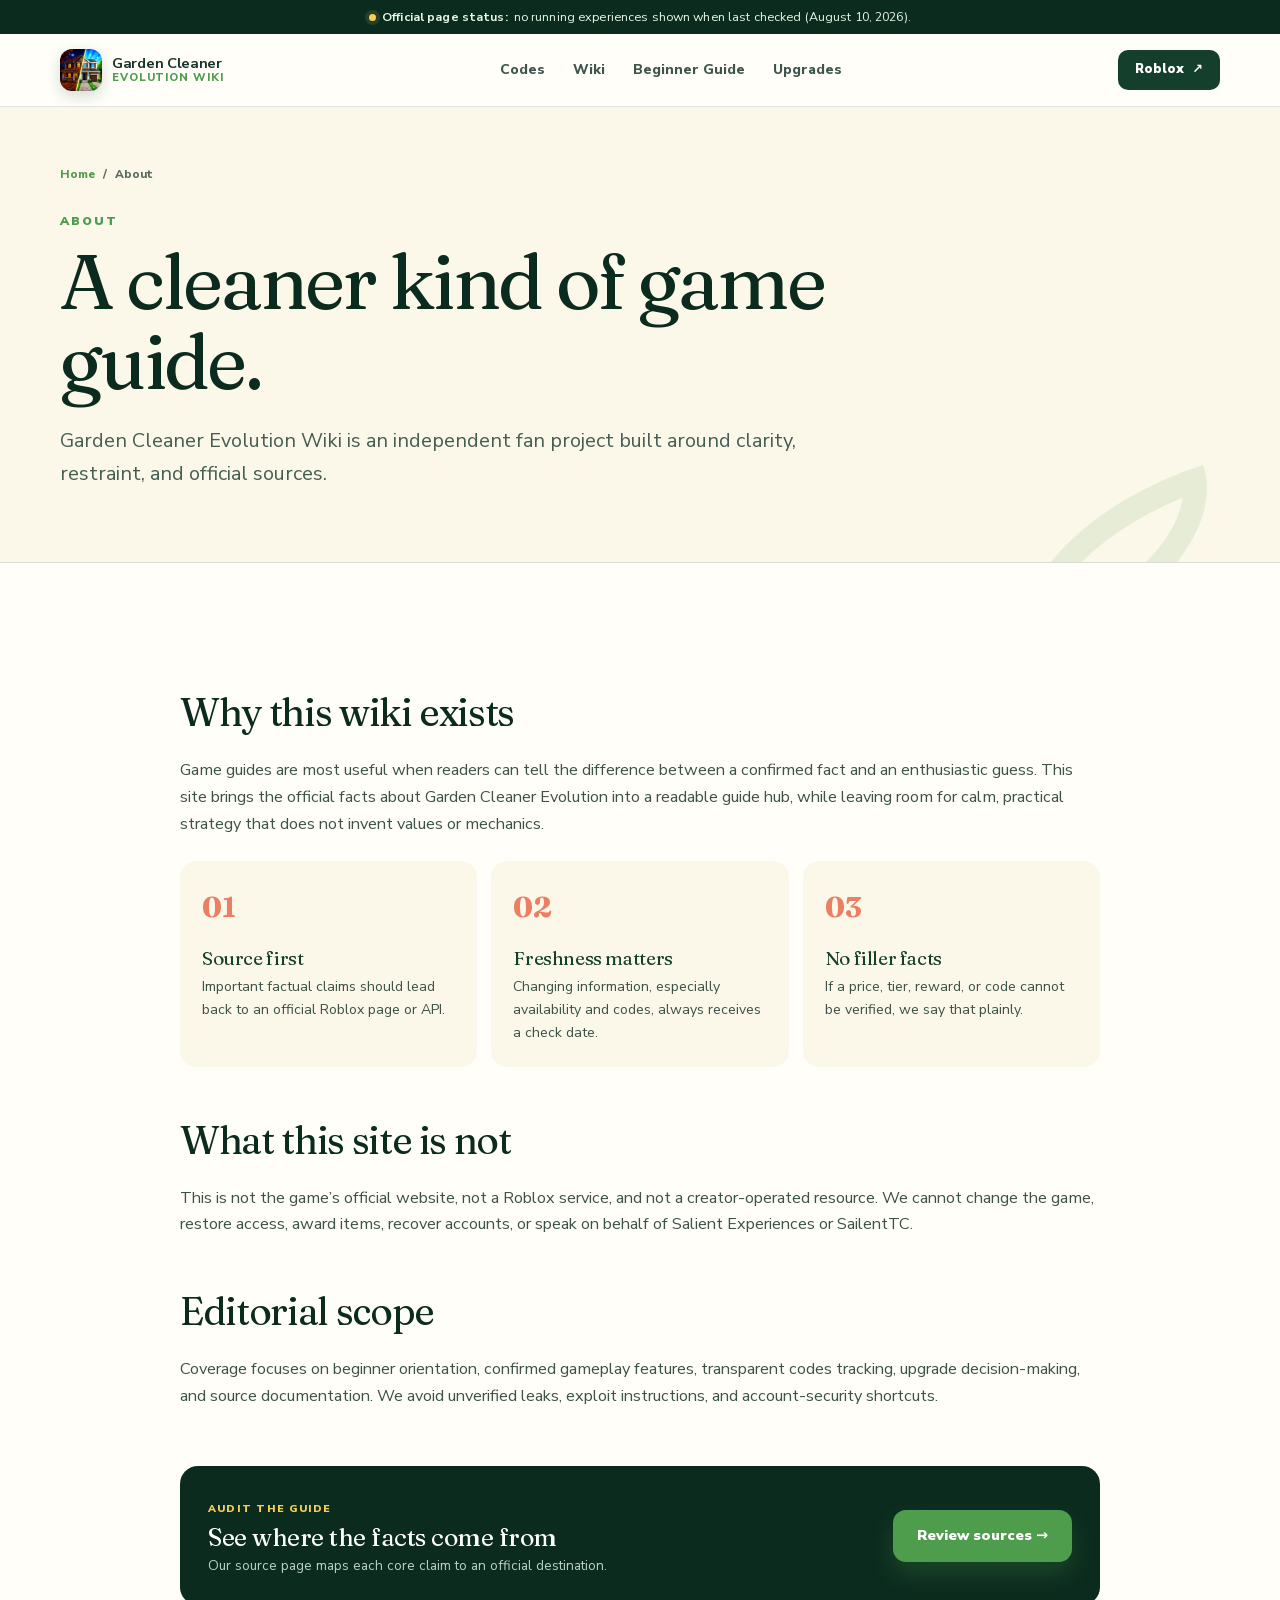
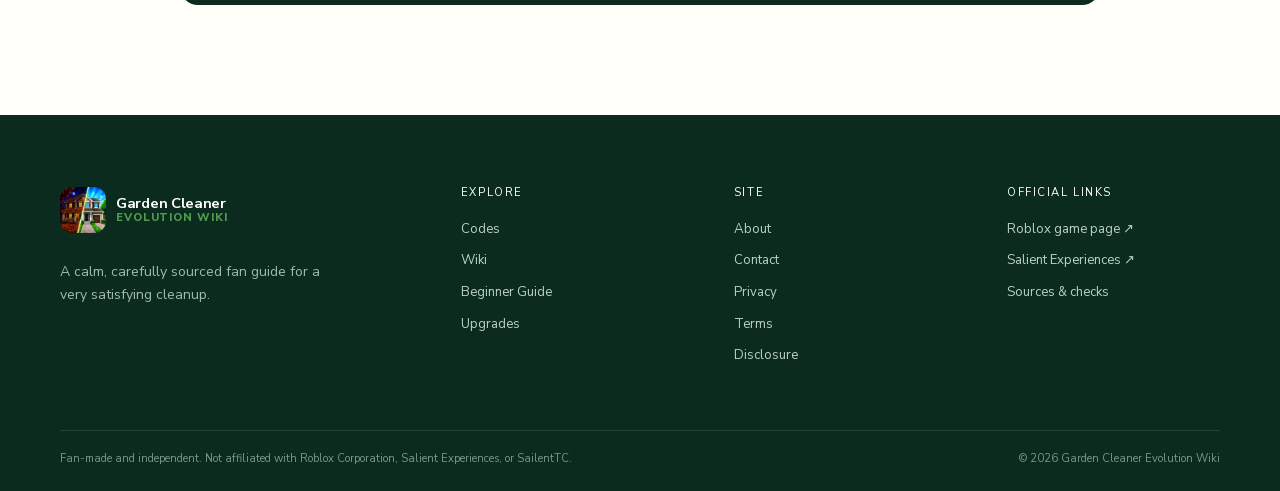
<file: about.html>
<!DOCTYPE html><html lang="en"><head><meta charSet="utf-8"/><meta name="viewport" content="width=device-width, initial-scale=1"/><link rel="preload" href="/_next/static/media/03bda585a99c6450-s.p.0zzh68k1~whtc.woff2" as="font" crossorigin="" type="font/woff2"/><link rel="preload" href="/_next/static/media/f141b5b7abe57afc-s.p.0-k1k9nod8chc.woff2" as="font" crossorigin="" type="font/woff2"/><link rel="stylesheet" href="/_next/static/chunks/0~fy4u8-gfw_y.css" data-precedence="next"/><link rel="preload" as="script" fetchPriority="low" href="/_next/static/chunks/01j.ef_4xi4yb.js"/><script src="/_next/static/chunks/0vyt0ww51.wy-.js" async=""></script><script src="/_next/static/chunks/0tl9d6bwp3.5a.js" async=""></script><script src="/_next/static/chunks/0lut.cfmw6o_8.js" async=""></script><script src="/_next/static/chunks/turbopack-0kl4zo~4mn8qy.js" async=""></script><script src="/_next/static/chunks/10mdu2ydrw1ms.js" async=""></script><script src="/_next/static/chunks/0qvja7sp8adtu.js" async=""></script><meta name="next-size-adjust" content=""/><title>About This Independent Fan Wiki | Garden Cleaner Evolution Wiki</title><meta name="description" content="About the independent Garden Cleaner Evolution Wiki and its fact-checking standards."/><meta name="application-name" content="Garden Cleaner Evolution Wiki"/><meta name="robots" content="index, follow"/><meta name="category" content="game guide"/><link rel="canonical" href="https://gardencleanerevolutiongame.wiki/about"/><meta property="og:title" content="About This Independent Fan Wiki"/><meta property="og:description" content="About the independent Garden Cleaner Evolution Wiki and its fact-checking standards."/><meta property="og:url" content="https://gardencleanerevolutiongame.wiki/about"/><meta property="og:site_name" content="Garden Cleaner Evolution Wiki"/><meta property="og:image" content="https://gardencleanerevolutiongame.wiki/og.png"/><meta property="og:image:width" content="1200"/><meta property="og:image:height" content="630"/><meta property="og:image:alt" content="Garden Cleaner Evolution Wiki — an independent game guide"/><meta property="og:type" content="website"/><meta name="twitter:card" content="summary_large_image"/><meta name="twitter:title" content="About This Independent Fan Wiki"/><meta name="twitter:description" content="About the independent Garden Cleaner Evolution Wiki and its fact-checking standards."/><meta name="twitter:image" content="https://gardencleanerevolutiongame.wiki/og.png"/><link rel="shortcut icon" href="/game/icon.png"/><link rel="icon" href="/game/icon.png"/><script src="/_next/static/chunks/03~yq9q893hmn.js" noModule=""></script></head><body class="nunito_sans_58c2d92a-module__X7BsOW__variable fraunces_b202e7d9-module__YSVETG__variable"><div hidden=""><!--$--><!--/$--></div><a class="skip-link" href="#main-content">Skip to content</a><script type="application/ld+json">{"@context":"https://schema.org","@type":"WebSite","name":"Garden Cleaner Evolution Wiki","alternateName":"Garden Cleaner Wiki","url":"https://gardencleanerevolutiongame.wiki","description":"An independent, fact-checked fan wiki for Garden Cleaner Evolution on Roblox, with beginner tips, upgrade guidance, codes status, and official sources.","inLanguage":"en","isAccessibleForFree":true}</script><script type="application/ld+json">{"@context":"https://schema.org","@type":"VideoGame","name":"Garden Cleaner Evolution","url":"https://www.roblox.com/games/89907728898683/Garden-Cleaner-Evolution","image":["https://gardencleanerevolutiongame.wiki/game/icon.png","https://gardencleanerevolutiongame.wiki/game/garden-cleanup.png"],"gamePlatform":"Roblox","applicationCategory":"Game","author":{"@type":"Organization","name":"Salient Experiences","url":"https://www.roblox.com/communities/999893763/Salient-Experiences"},"description":"A cozy cleaning game on Roblox where players collect leaves, restore gardens, unlock rewards and areas, find secrets, upgrade tools, complete quests and titles, and rebirth for bonuses."}</script><div class="status-strip"><div class="shell status-strip__inner"><span class="status-dot" aria-hidden="true"></span><strong>Official page status:</strong> no running experiences shown when last checked (<!-- -->August 10, 2026<!-- -->).</div></div><header class="site-header"><div class="shell nav-wrap"><a class="brand" aria-label="Garden Cleaner Evolution Wiki home" href="/"><img alt="" loading="lazy" width="42" height="42" decoding="async" data-nimg="1" style="color:transparent" src="/game/icon.png"/><span><b>Garden Cleaner</b><small>Evolution Wiki</small></span></a><nav aria-label="Main navigation"><a href="/codes">Codes</a><a href="/wiki">Wiki</a><a href="/guides/beginner">Beginner Guide</a><a href="/upgrades">Upgrades</a></nav><a class="button button--small button--dark nav-play" href="https://www.roblox.com/games/89907728898683/Garden-Cleaner-Evolution" target="_blank" rel="noopener noreferrer">Roblox <span aria-hidden="true">↗</span></a></div></header><main id="main-content"><section class="page-hero page-hero--green"><div class="shell page-hero__inner"><div class="breadcrumbs" aria-label="Breadcrumb"><a href="/">Home</a><span aria-hidden="true">/</span><span>About</span></div><p class="eyebrow">About</p><h1>A cleaner kind of game guide.</h1><p class="page-lede">Garden Cleaner Evolution Wiki is an independent fan project built around clarity, restraint, and official sources.</p></div></section><div class="shell narrow-page prose"><h2>Why this wiki exists</h2><p>Game guides are most useful when readers can tell the difference between a confirmed fact and an enthusiastic guess. This site brings the official facts about Garden Cleaner Evolution into a readable guide hub, while leaving room for calm, practical strategy that does not invent values or mechanics.</p><div class="values-grid"><article><span>01</span><h3>Source first</h3><p>Important factual claims should lead back to an official Roblox page or API.</p></article><article><span>02</span><h3>Freshness matters</h3><p>Changing information, especially availability and codes, always receives a check date.</p></article><article><span>03</span><h3>No filler facts</h3><p>If a price, tier, reward, or code cannot be verified, we say that plainly.</p></article></div><h2>What this site is not</h2><p>This is not the game’s official website, not a Roblox service, and not a creator-operated resource. We cannot change the game, restore access, award items, recover accounts, or speak on behalf of <!-- -->Salient Experiences<!-- --> or <!-- -->SailentTC<!-- -->.</p><h2>Editorial scope</h2><p>Coverage focuses on beginner orientation, confirmed gameplay features, transparent codes tracking, upgrade decision-making, and source documentation. We avoid unverified leaks, exploit instructions, and account-security shortcuts.</p><div class="next-card"><div><span>Audit the guide</span><h3>See where the facts come from</h3><p>Our source page maps each core claim to an official destination.</p></div><a class="button button--primary" href="/sources">Review sources →</a></div></div><!--$--><!--/$--></main><footer class="site-footer"><div class="shell footer-grid"><div class="footer-intro"><a class="brand brand--footer" href="/"><img alt="" loading="lazy" width="46" height="46" decoding="async" data-nimg="1" style="color:transparent" src="/game/icon.png"/><span><b>Garden Cleaner</b><small>Evolution Wiki</small></span></a><p>A calm, carefully sourced fan guide for a very satisfying cleanup.</p></div><div><h2>Explore</h2><a href="/codes">Codes</a><a href="/wiki">Wiki</a><a href="/guides/beginner">Beginner Guide</a><a href="/upgrades">Upgrades</a></div><div><h2>Site</h2><a href="/about">About</a><a href="/contact">Contact</a><a href="/privacy">Privacy</a><a href="/terms">Terms</a><a href="/disclosure">Disclosure</a></div><div><h2>Official links</h2><a href="https://www.roblox.com/games/89907728898683/Garden-Cleaner-Evolution" target="_blank" rel="noreferrer">Roblox game page ↗</a><a href="https://www.roblox.com/communities/999893763/Salient-Experiences" target="_blank" rel="noreferrer">Salient Experiences ↗</a><a href="/sources">Sources &amp; checks</a></div></div><div class="shell footer-bottom"><p>Fan-made and independent. Not affiliated with Roblox Corporation, Salient Experiences, or SailentTC.</p><p>© 2026 Garden Cleaner Evolution Wiki</p></div></footer><script src="/_next/static/chunks/01j.ef_4xi4yb.js" id="_R_" async=""></script><script>(self.__next_f=self.__next_f||[]).push([0])</script><script>self.__next_f.push([1,"1:\"$Sreact.fragment\"\n2:I[65840,[\"/_next/static/chunks/10mdu2ydrw1ms.js\",\"/_next/static/chunks/0qvja7sp8adtu.js\"],\"\"]\n3:I[77577,[\"/_next/static/chunks/10mdu2ydrw1ms.js\",\"/_next/static/chunks/0qvja7sp8adtu.js\"],\"Image\"]\n4:I[49484,[\"/_next/static/chunks/10mdu2ydrw1ms.js\",\"/_next/static/chunks/0qvja7sp8adtu.js\"],\"default\"]\n5:I[49337,[\"/_next/static/chunks/10mdu2ydrw1ms.js\",\"/_next/static/chunks/0qvja7sp8adtu.js\"],\"default\"]\nb:I[4630,[\"/_next/static/chunks/10mdu2ydrw1ms.js\",\"/_next/static/chunks/0qvja7sp8adtu.js\"],\"default\",1]\n:HL[\"/_next/static/chunks/0~fy4u8-gfw_y.css\",\"style\"]\n:HL[\"/_next/static/media/03bda585a99c6450-s.p.0zzh68k1~whtc.woff2\",\"font\",{\"crossOrigin\":\"\",\"type\":\"font/woff2\"}]\n:HL[\"/_next/static/media/f141b5b7abe57afc-s.p.0-k1k9nod8chc.woff2\",\"font\",{\"crossOrigin\":\"\",\"type\":\"font/woff2\"}]\n"])</script><script>self.__next_f.push([1,"0:{\"P\":null,\"c\":[\"\",\"about\"],\"q\":\"\",\"i\":false,\"f\":[[[\"\",{\"children\":[\"about\",{\"children\":[\"__PAGE__\",{}]}]},\"$undefined\",\"$undefined\",16],[[\"$\",\"$1\",\"c\",{\"children\":[[[\"$\",\"link\",\"0\",{\"rel\":\"stylesheet\",\"href\":\"/_next/static/chunks/0~fy4u8-gfw_y.css\",\"precedence\":\"next\",\"crossOrigin\":\"$undefined\",\"nonce\":\"$undefined\"}],[\"$\",\"script\",\"script-0\",{\"src\":\"/_next/static/chunks/10mdu2ydrw1ms.js\",\"async\":true,\"nonce\":\"$undefined\"}],[\"$\",\"script\",\"script-1\",{\"src\":\"/_next/static/chunks/0qvja7sp8adtu.js\",\"async\":true,\"nonce\":\"$undefined\"}]],[\"$\",\"html\",null,{\"lang\":\"en\",\"children\":[\"$\",\"body\",null,{\"className\":\"nunito_sans_58c2d92a-module__X7BsOW__variable fraunces_b202e7d9-module__YSVETG__variable\",\"children\":[[\"$\",\"a\",null,{\"className\":\"skip-link\",\"href\":\"#main-content\",\"children\":\"Skip to content\"}],[\"$\",\"script\",null,{\"type\":\"application/ld+json\",\"dangerouslySetInnerHTML\":{\"__html\":\"{\\\"@context\\\":\\\"https://schema.org\\\",\\\"@type\\\":\\\"WebSite\\\",\\\"name\\\":\\\"Garden Cleaner Evolution Wiki\\\",\\\"alternateName\\\":\\\"Garden Cleaner Wiki\\\",\\\"url\\\":\\\"https://gardencleanerevolutiongame.wiki\\\",\\\"description\\\":\\\"An independent, fact-checked fan wiki for Garden Cleaner Evolution on Roblox, with beginner tips, upgrade guidance, codes status, and official sources.\\\",\\\"inLanguage\\\":\\\"en\\\",\\\"isAccessibleForFree\\\":true}\"}}],[\"$\",\"script\",null,{\"type\":\"application/ld+json\",\"dangerouslySetInnerHTML\":{\"__html\":\"{\\\"@context\\\":\\\"https://schema.org\\\",\\\"@type\\\":\\\"VideoGame\\\",\\\"name\\\":\\\"Garden Cleaner Evolution\\\",\\\"url\\\":\\\"https://www.roblox.com/games/89907728898683/Garden-Cleaner-Evolution\\\",\\\"image\\\":[\\\"https://gardencleanerevolutiongame.wiki/game/icon.png\\\",\\\"https://gardencleanerevolutiongame.wiki/game/garden-cleanup.png\\\"],\\\"gamePlatform\\\":\\\"Roblox\\\",\\\"applicationCategory\\\":\\\"Game\\\",\\\"author\\\":{\\\"@type\\\":\\\"Organization\\\",\\\"name\\\":\\\"Salient Experiences\\\",\\\"url\\\":\\\"https://www.roblox.com/communities/999893763/Salient-Experiences\\\"},\\\"description\\\":\\\"A cozy cleaning game on Roblox where players collect leaves, restore gardens, unlock rewards and areas, find secrets, upgrade tools, complete quests and titles, and rebirth for bonuses.\\\"}\"}}],[[\"$\",\"div\",null,{\"className\":\"status-strip\",\"children\":[\"$\",\"div\",null,{\"className\":\"shell status-strip__inner\",\"children\":[[\"$\",\"span\",null,{\"className\":\"status-dot\",\"aria-hidden\":\"true\"}],[\"$\",\"strong\",null,{\"children\":\"Official page status:\"}],\" no running experiences shown when last checked (\",\"August 10, 2026\",\").\"]}]}],[\"$\",\"header\",null,{\"className\":\"site-header\",\"children\":[\"$\",\"div\",null,{\"className\":\"shell nav-wrap\",\"children\":[[\"$\",\"$L2\",null,{\"className\":\"brand\",\"href\":\"/\",\"aria-label\":\"Garden Cleaner Evolution Wiki home\",\"children\":[[\"$\",\"$L3\",null,{\"src\":\"/game/icon.png\",\"width\":42,\"height\":42,\"alt\":\"\"}],[\"$\",\"span\",null,{\"children\":[[\"$\",\"b\",null,{\"children\":\"Garden Cleaner\"}],[\"$\",\"small\",null,{\"children\":\"Evolution Wiki\"}]]}]]}],[\"$\",\"nav\",null,{\"aria-label\":\"Main navigation\",\"children\":[[\"$\",\"$L2\",\"/codes\",{\"href\":\"/codes\",\"children\":\"Codes\"}],[\"$\",\"$L2\",\"/wiki\",{\"href\":\"/wiki\",\"children\":\"Wiki\"}],[\"$\",\"$L2\",\"/guides/beginner\",{\"href\":\"/guides/beginner\",\"children\":\"Beginner Guide\"}],[\"$\",\"$L2\",\"/upgrades\",{\"href\":\"/upgrades\",\"children\":\"Upgrades\"}]]}],[\"$\",\"a\",null,{\"className\":\"button button--small button--dark nav-play\",\"href\":\"https://www.roblox.com/games/89907728898683/Garden-Cleaner-Evolution\",\"target\":\"_blank\",\"rel\":\"noopener noreferrer\",\"children\":[\"Roblox \",[\"$\",\"span\",null,{\"aria-hidden\":\"true\",\"children\":\"↗\"}]]}]]}]}]],[\"$\",\"main\",null,{\"id\":\"main-content\",\"children\":[\"$\",\"$L4\",null,{\"parallelRouterKey\":\"children\",\"error\":\"$undefined\",\"errorStyles\":\"$undefined\",\"errorScripts\":\"$undefined\",\"template\":[\"$\",\"$L5\",null,{}],\"templateStyles\":\"$undefined\",\"templateScripts\":\"$undefined\",\"notFound\":[[\"$\",\"section\",null,{\"className\":\"not-found\",\"children\":[[\"$\",\"div\",null,{\"className\":\"not-found__leaf\",\"aria-hidden\":\"true\",\"children\":\"🍂\"}],[\"$\",\"p\",null,{\"className\":\"eyebrow\",\"children\":\"404 · Path not found\"}],[\"$\",\"h1\",null,{\"children\":\"This path could use a little cleanup.\"}],[\"$\",\"p\",null,{\"children\":\"The page may have moved, or the address may have a stray leaf in it.\"}],[\"$\",\"div\",null,{\"className\":\"button-row\",\"children\":[[\"$\",\"$L2\",null,{\"className\":\"button button--primary\",\"href\":\"/\",\"children\":\"Return home\"}],[\"$\",\"$L2\",null,{\"className\":\"button button--secondary\",\"href\":\"/wiki\",\"children\":\"Open the wiki\"}]]}]]}],[]],\"forbidden\":\"$undefined\",\"unauthorized\":\"$undefined\"}]}],\"$L6\"]}]}]]}],{\"children\":[\"$L7\",{\"children\":[\"$L8\",{},null,false,null]},null,false,\"$@9\"]},null,false,null],\"$La\",false]],\"m\":\"$undefined\",\"G\":[\"$b\",[\"$Lc\"]],\"S\":true,\"h\":null,\"s\":\"$undefined\",\"l\":\"$undefined\",\"p\":\"$undefined\",\"d\":\"$undefined\",\"b\":\"G4w5QN1rv7Z0tKL-FqwM4\"}\n"])</script><script>self.__next_f.push([1,"d:I[63780,[\"/_next/static/chunks/10mdu2ydrw1ms.js\",\"/_next/static/chunks/0qvja7sp8adtu.js\"],\"OutletBoundary\"]\ne:\"$Sreact.suspense\"\n11:I[63780,[\"/_next/static/chunks/10mdu2ydrw1ms.js\",\"/_next/static/chunks/0qvja7sp8adtu.js\"],\"ViewportBoundary\"]\n13:I[63780,[\"/_next/static/chunks/10mdu2ydrw1ms.js\",\"/_next/static/chunks/0qvja7sp8adtu.js\"],\"MetadataBoundary\"]\n"])</script><script>self.__next_f.push([1,"6:[\"$\",\"footer\",null,{\"className\":\"site-footer\",\"children\":[[\"$\",\"div\",null,{\"className\":\"shell footer-grid\",\"children\":[[\"$\",\"div\",null,{\"className\":\"footer-intro\",\"children\":[[\"$\",\"$L2\",null,{\"className\":\"brand brand--footer\",\"href\":\"/\",\"children\":[[\"$\",\"$L3\",null,{\"src\":\"/game/icon.png\",\"width\":46,\"height\":46,\"alt\":\"\"}],[\"$\",\"span\",null,{\"children\":[[\"$\",\"b\",null,{\"children\":\"Garden Cleaner\"}],[\"$\",\"small\",null,{\"children\":\"Evolution Wiki\"}]]}]]}],[\"$\",\"p\",null,{\"children\":\"A calm, carefully sourced fan guide for a very satisfying cleanup.\"}]]}],[\"$\",\"div\",null,{\"children\":[[\"$\",\"h2\",null,{\"children\":\"Explore\"}],[[\"$\",\"$L2\",\"/codes\",{\"href\":\"/codes\",\"children\":\"Codes\"}],[\"$\",\"$L2\",\"/wiki\",{\"href\":\"/wiki\",\"children\":\"Wiki\"}],[\"$\",\"$L2\",\"/guides/beginner\",{\"href\":\"/guides/beginner\",\"children\":\"Beginner Guide\"}],[\"$\",\"$L2\",\"/upgrades\",{\"href\":\"/upgrades\",\"children\":\"Upgrades\"}]]]}],[\"$\",\"div\",null,{\"children\":[[\"$\",\"h2\",null,{\"children\":\"Site\"}],[[\"$\",\"$L2\",\"/about\",{\"href\":\"/about\",\"children\":\"About\"}],[\"$\",\"$L2\",\"/contact\",{\"href\":\"/contact\",\"children\":\"Contact\"}],[\"$\",\"$L2\",\"/privacy\",{\"href\":\"/privacy\",\"children\":\"Privacy\"}],[\"$\",\"$L2\",\"/terms\",{\"href\":\"/terms\",\"children\":\"Terms\"}],[\"$\",\"$L2\",\"/disclosure\",{\"href\":\"/disclosure\",\"children\":\"Disclosure\"}]]]}],[\"$\",\"div\",null,{\"children\":[[\"$\",\"h2\",null,{\"children\":\"Official links\"}],[\"$\",\"a\",null,{\"href\":\"https://www.roblox.com/games/89907728898683/Garden-Cleaner-Evolution\",\"target\":\"_blank\",\"rel\":\"noreferrer\",\"children\":\"Roblox game page ↗\"}],[\"$\",\"a\",null,{\"href\":\"https://www.roblox.com/communities/999893763/Salient-Experiences\",\"target\":\"_blank\",\"rel\":\"noreferrer\",\"children\":\"Salient Experiences ↗\"}],[\"$\",\"$L2\",null,{\"href\":\"/sources\",\"children\":\"Sources \u0026 checks\"}]]}]]}],[\"$\",\"div\",null,{\"className\":\"shell footer-bottom\",\"children\":[[\"$\",\"p\",null,{\"children\":\"Fan-made and independent. Not affiliated with Roblox Corporation, Salient Experiences, or SailentTC.\"}],[\"$\",\"p\",null,{\"children\":\"© 2026 Garden Cleaner Evolution Wiki\"}]]}]]}]\n"])</script><script>self.__next_f.push([1,"7:[\"$\",\"$1\",\"c\",{\"children\":[null,[\"$\",\"$L4\",null,{\"parallelRouterKey\":\"children\",\"error\":\"$undefined\",\"errorStyles\":\"$undefined\",\"errorScripts\":\"$undefined\",\"template\":[\"$\",\"$L5\",null,{}],\"templateStyles\":\"$undefined\",\"templateScripts\":\"$undefined\",\"notFound\":\"$undefined\",\"forbidden\":\"$undefined\",\"unauthorized\":\"$undefined\"}]]}]\n"])</script><script>self.__next_f.push([1,"8:[\"$\",\"$1\",\"c\",{\"children\":[[[\"$\",\"section\",null,{\"className\":\"page-hero page-hero--green\",\"children\":[\"$\",\"div\",null,{\"className\":\"shell page-hero__inner\",\"children\":[[\"$\",\"div\",null,{\"className\":\"breadcrumbs\",\"aria-label\":\"Breadcrumb\",\"children\":[[\"$\",\"$L2\",null,{\"href\":\"/\",\"children\":\"Home\"}],[\"$\",\"span\",null,{\"aria-hidden\":\"true\",\"children\":\"/\"}],[\"$\",\"span\",null,{\"children\":\"About\"}]]}],[\"$\",\"p\",null,{\"className\":\"eyebrow\",\"children\":\"About\"}],[\"$\",\"h1\",null,{\"children\":\"A cleaner kind of game guide.\"}],[\"$\",\"p\",null,{\"className\":\"page-lede\",\"children\":\"Garden Cleaner Evolution Wiki is an independent fan project built around clarity, restraint, and official sources.\"}]]}]}],[\"$\",\"div\",null,{\"className\":\"shell narrow-page prose\",\"children\":[[\"$\",\"h2\",null,{\"children\":\"Why this wiki exists\"}],[\"$\",\"p\",null,{\"children\":\"Game guides are most useful when readers can tell the difference between a confirmed fact and an enthusiastic guess. This site brings the official facts about Garden Cleaner Evolution into a readable guide hub, while leaving room for calm, practical strategy that does not invent values or mechanics.\"}],[\"$\",\"div\",null,{\"className\":\"values-grid\",\"children\":[[\"$\",\"article\",null,{\"children\":[[\"$\",\"span\",null,{\"children\":\"01\"}],[\"$\",\"h3\",null,{\"children\":\"Source first\"}],[\"$\",\"p\",null,{\"children\":\"Important factual claims should lead back to an official Roblox page or API.\"}]]}],[\"$\",\"article\",null,{\"children\":[[\"$\",\"span\",null,{\"children\":\"02\"}],[\"$\",\"h3\",null,{\"children\":\"Freshness matters\"}],[\"$\",\"p\",null,{\"children\":\"Changing information, especially availability and codes, always receives a check date.\"}]]}],[\"$\",\"article\",null,{\"children\":[[\"$\",\"span\",null,{\"children\":\"03\"}],[\"$\",\"h3\",null,{\"children\":\"No filler facts\"}],[\"$\",\"p\",null,{\"children\":\"If a price, tier, reward, or code cannot be verified, we say that plainly.\"}]]}]]}],[\"$\",\"h2\",null,{\"children\":\"What this site is not\"}],[\"$\",\"p\",null,{\"children\":[\"This is not the game’s official website, not a Roblox service, and not a creator-operated resource. We cannot change the game, restore access, award items, recover accounts, or speak on behalf of \",\"Salient Experiences\",\" or \",\"SailentTC\",\".\"]}],[\"$\",\"h2\",null,{\"children\":\"Editorial scope\"}],[\"$\",\"p\",null,{\"children\":\"Coverage focuses on beginner orientation, confirmed gameplay features, transparent codes tracking, upgrade decision-making, and source documentation. We avoid unverified leaks, exploit instructions, and account-security shortcuts.\"}],[\"$\",\"div\",null,{\"className\":\"next-card\",\"children\":[[\"$\",\"div\",null,{\"children\":[[\"$\",\"span\",null,{\"children\":\"Audit the guide\"}],[\"$\",\"h3\",null,{\"children\":\"See where the facts come from\"}],[\"$\",\"p\",null,{\"children\":\"Our source page maps each core claim to an official destination.\"}]]}],[\"$\",\"$L2\",null,{\"className\":\"button button--primary\",\"href\":\"/sources\",\"children\":\"Review sources →\"}]]}]]}]],null,[\"$\",\"$Ld\",null,{\"children\":[\"$\",\"$e\",null,{\"name\":\"Next.MetadataOutlet\",\"children\":\"$@f\"}]}]]}]\n"])</script><script>self.__next_f.push([1,"10:[]\n9:\"$W10\"\na:[\"$\",\"$1\",\"h\",{\"children\":[null,[\"$\",\"$L11\",null,{\"children\":\"$L12\"}],[\"$\",\"div\",null,{\"hidden\":true,\"children\":[\"$\",\"$L13\",null,{\"children\":[\"$\",\"$e\",null,{\"name\":\"Next.Metadata\",\"children\":\"$L14\"}]}]}],[\"$\",\"meta\",null,{\"name\":\"next-size-adjust\",\"content\":\"\"}]]}]\nc:[\"$\",\"link\",\"0\",{\"rel\":\"stylesheet\",\"href\":\"/_next/static/chunks/0~fy4u8-gfw_y.css\",\"precedence\":\"next\",\"crossOrigin\":\"$undefined\",\"nonce\":\"$undefined\"}]\n"])</script><script>self.__next_f.push([1,"12:[[\"$\",\"meta\",\"0\",{\"charSet\":\"utf-8\"}],[\"$\",\"meta\",\"1\",{\"name\":\"viewport\",\"content\":\"width=device-width, initial-scale=1\"}]]\n"])</script><script>self.__next_f.push([1,"15:I[71895,[\"/_next/static/chunks/10mdu2ydrw1ms.js\",\"/_next/static/chunks/0qvja7sp8adtu.js\"],\"IconMark\"]\nf:null\n"])</script><script>self.__next_f.push([1,"14:[[\"$\",\"title\",\"0\",{\"children\":\"About This Independent Fan Wiki | Garden Cleaner Evolution Wiki\"}],[\"$\",\"meta\",\"1\",{\"name\":\"description\",\"content\":\"About the independent Garden Cleaner Evolution Wiki and its fact-checking standards.\"}],[\"$\",\"meta\",\"2\",{\"name\":\"application-name\",\"content\":\"Garden Cleaner Evolution Wiki\"}],[\"$\",\"meta\",\"3\",{\"name\":\"robots\",\"content\":\"index, follow\"}],[\"$\",\"meta\",\"4\",{\"name\":\"category\",\"content\":\"game guide\"}],[\"$\",\"link\",\"5\",{\"rel\":\"canonical\",\"href\":\"https://gardencleanerevolutiongame.wiki/about\"}],[\"$\",\"meta\",\"6\",{\"property\":\"og:title\",\"content\":\"About This Independent Fan Wiki\"}],[\"$\",\"meta\",\"7\",{\"property\":\"og:description\",\"content\":\"About the independent Garden Cleaner Evolution Wiki and its fact-checking standards.\"}],[\"$\",\"meta\",\"8\",{\"property\":\"og:url\",\"content\":\"https://gardencleanerevolutiongame.wiki/about\"}],[\"$\",\"meta\",\"9\",{\"property\":\"og:site_name\",\"content\":\"Garden Cleaner Evolution Wiki\"}],[\"$\",\"meta\",\"10\",{\"property\":\"og:image\",\"content\":\"https://gardencleanerevolutiongame.wiki/og.png\"}],[\"$\",\"meta\",\"11\",{\"property\":\"og:image:width\",\"content\":\"1200\"}],[\"$\",\"meta\",\"12\",{\"property\":\"og:image:height\",\"content\":\"630\"}],[\"$\",\"meta\",\"13\",{\"property\":\"og:image:alt\",\"content\":\"Garden Cleaner Evolution Wiki — an independent game guide\"}],[\"$\",\"meta\",\"14\",{\"property\":\"og:type\",\"content\":\"website\"}],[\"$\",\"meta\",\"15\",{\"name\":\"twitter:card\",\"content\":\"summary_large_image\"}],[\"$\",\"meta\",\"16\",{\"name\":\"twitter:title\",\"content\":\"About This Independent Fan Wiki\"}],[\"$\",\"meta\",\"17\",{\"name\":\"twitter:description\",\"content\":\"About the independent Garden Cleaner Evolution Wiki and its fact-checking standards.\"}],[\"$\",\"meta\",\"18\",{\"name\":\"twitter:image\",\"content\":\"https://gardencleanerevolutiongame.wiki/og.png\"}],[\"$\",\"link\",\"19\",{\"rel\":\"shortcut icon\",\"href\":\"/game/icon.png\"}],[\"$\",\"link\",\"20\",{\"rel\":\"icon\",\"href\":\"/game/icon.png\"}],[\"$\",\"$L15\",\"21\",{}]]\n"])</script></body></html>
</file>
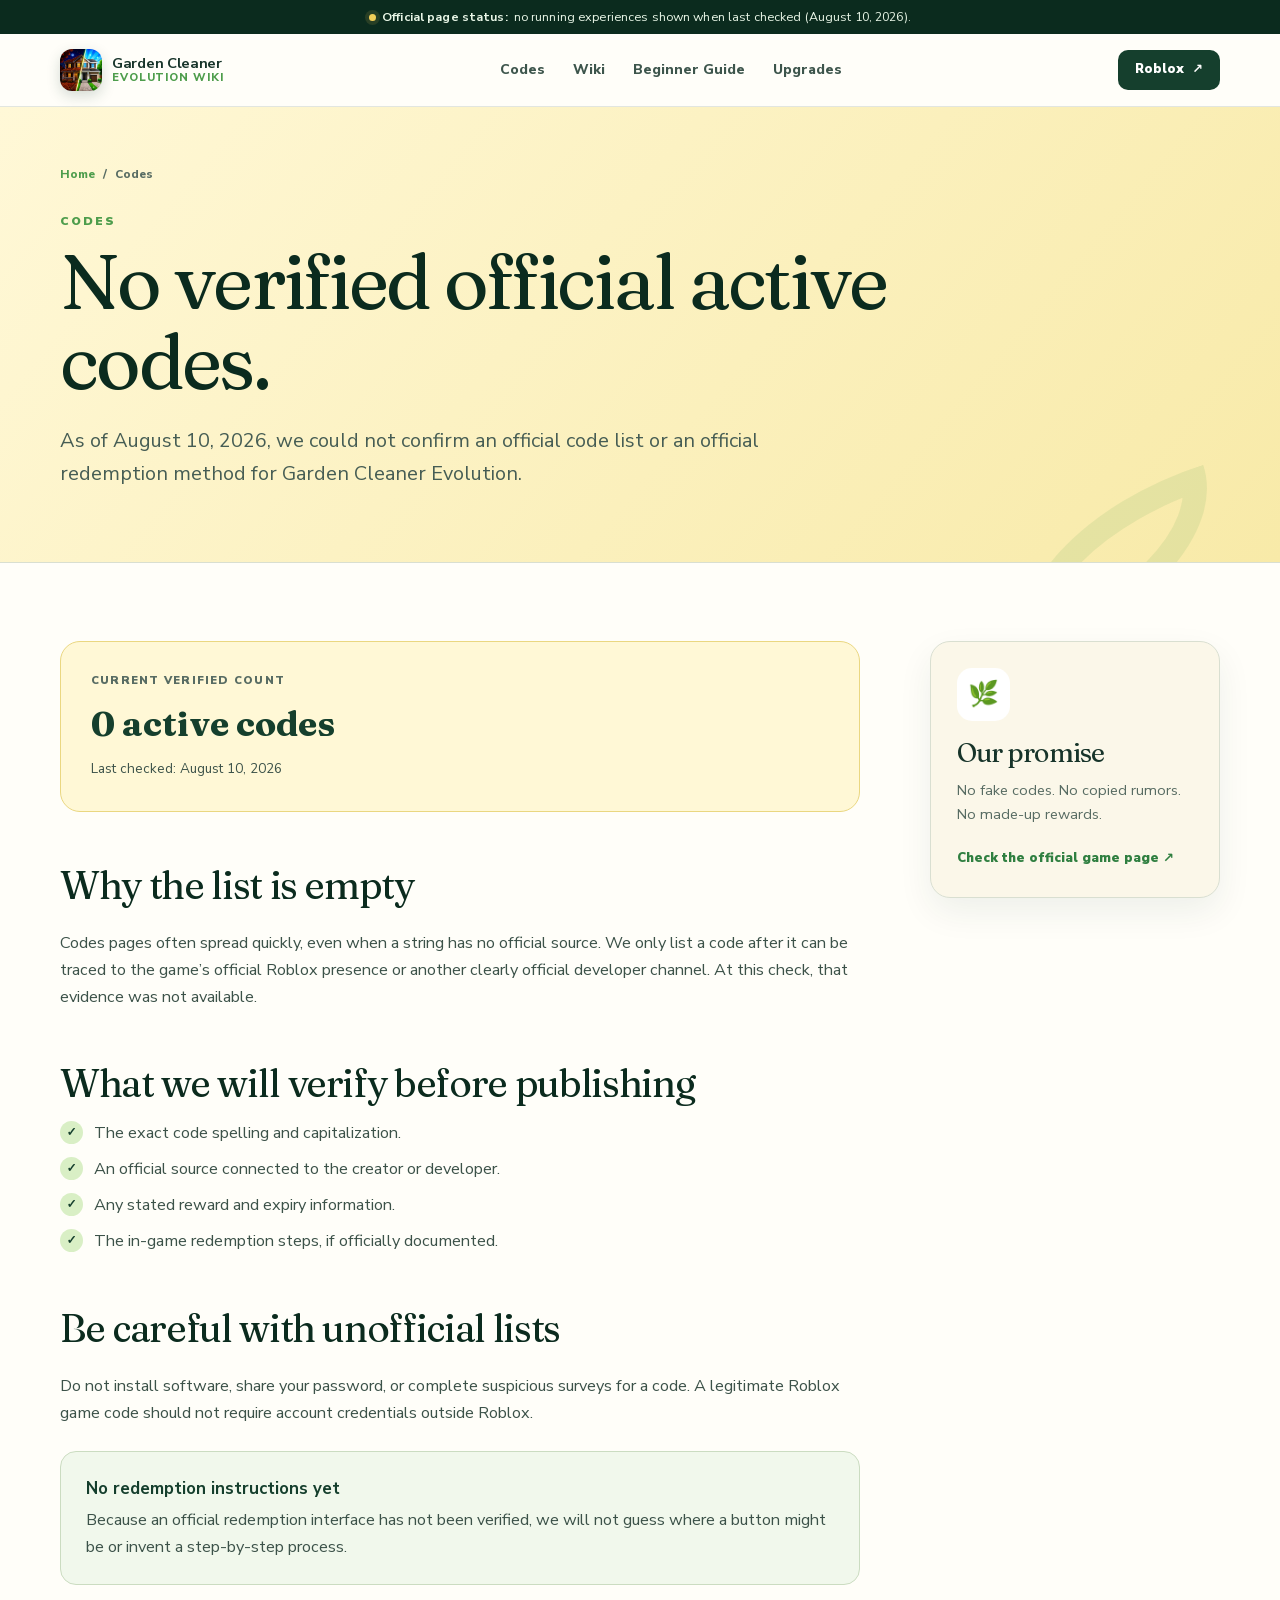
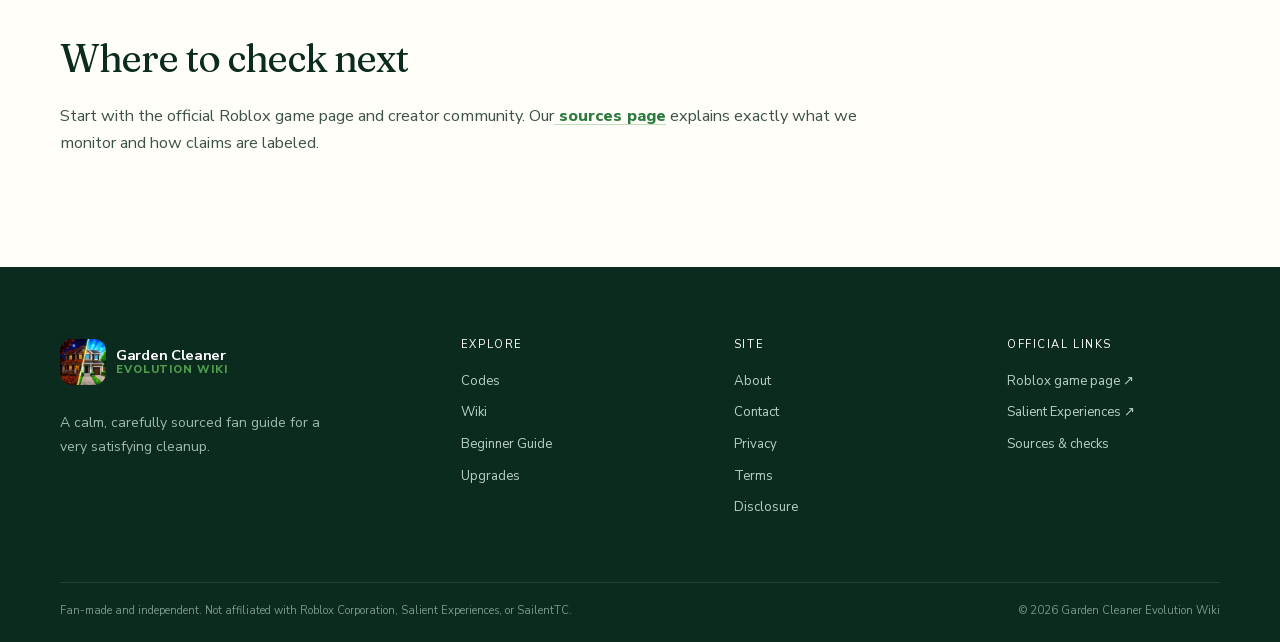
<file: codes.html>
<!DOCTYPE html><html lang="en"><head><meta charSet="utf-8"/><meta name="viewport" content="width=device-width, initial-scale=1"/><link rel="preload" href="/_next/static/media/03bda585a99c6450-s.p.0zzh68k1~whtc.woff2" as="font" crossorigin="" type="font/woff2"/><link rel="preload" href="/_next/static/media/f141b5b7abe57afc-s.p.0-k1k9nod8chc.woff2" as="font" crossorigin="" type="font/woff2"/><link rel="stylesheet" href="/_next/static/chunks/0~fy4u8-gfw_y.css" data-precedence="next"/><link rel="preload" as="script" fetchPriority="low" href="/_next/static/chunks/01j.ef_4xi4yb.js"/><script src="/_next/static/chunks/0vyt0ww51.wy-.js" async=""></script><script src="/_next/static/chunks/0tl9d6bwp3.5a.js" async=""></script><script src="/_next/static/chunks/0lut.cfmw6o_8.js" async=""></script><script src="/_next/static/chunks/turbopack-0kl4zo~4mn8qy.js" async=""></script><script src="/_next/static/chunks/10mdu2ydrw1ms.js" async=""></script><script src="/_next/static/chunks/0qvja7sp8adtu.js" async=""></script><meta name="next-size-adjust" content=""/><title>Garden Cleaner Evolution Codes (Verified Status) | Garden Cleaner Evolution Wiki</title><meta name="description" content="Verified Garden Cleaner Evolution codes status, without made-up codes or redemption steps."/><meta name="application-name" content="Garden Cleaner Evolution Wiki"/><meta name="robots" content="index, follow"/><meta name="category" content="game guide"/><link rel="canonical" href="https://gardencleanerevolutiongame.wiki/codes"/><meta property="og:title" content="Garden Cleaner Evolution Codes (Verified Status)"/><meta property="og:description" content="Verified Garden Cleaner Evolution codes status, without made-up codes or redemption steps."/><meta property="og:url" content="https://gardencleanerevolutiongame.wiki/codes"/><meta property="og:site_name" content="Garden Cleaner Evolution Wiki"/><meta property="og:image" content="https://gardencleanerevolutiongame.wiki/og.png"/><meta property="og:image:width" content="1200"/><meta property="og:image:height" content="630"/><meta property="og:image:alt" content="Garden Cleaner Evolution Wiki — an independent game guide"/><meta property="og:type" content="website"/><meta name="twitter:card" content="summary_large_image"/><meta name="twitter:title" content="Garden Cleaner Evolution Codes (Verified Status)"/><meta name="twitter:description" content="Verified Garden Cleaner Evolution codes status, without made-up codes or redemption steps."/><meta name="twitter:image" content="https://gardencleanerevolutiongame.wiki/og.png"/><link rel="shortcut icon" href="/game/icon.png"/><link rel="icon" href="/game/icon.png"/><script src="/_next/static/chunks/03~yq9q893hmn.js" noModule=""></script></head><body class="nunito_sans_58c2d92a-module__X7BsOW__variable fraunces_b202e7d9-module__YSVETG__variable"><div hidden=""><!--$--><!--/$--></div><a class="skip-link" href="#main-content">Skip to content</a><script type="application/ld+json">{"@context":"https://schema.org","@type":"WebSite","name":"Garden Cleaner Evolution Wiki","alternateName":"Garden Cleaner Wiki","url":"https://gardencleanerevolutiongame.wiki","description":"An independent, fact-checked fan wiki for Garden Cleaner Evolution on Roblox, with beginner tips, upgrade guidance, codes status, and official sources.","inLanguage":"en","isAccessibleForFree":true}</script><script type="application/ld+json">{"@context":"https://schema.org","@type":"VideoGame","name":"Garden Cleaner Evolution","url":"https://www.roblox.com/games/89907728898683/Garden-Cleaner-Evolution","image":["https://gardencleanerevolutiongame.wiki/game/icon.png","https://gardencleanerevolutiongame.wiki/game/garden-cleanup.png"],"gamePlatform":"Roblox","applicationCategory":"Game","author":{"@type":"Organization","name":"Salient Experiences","url":"https://www.roblox.com/communities/999893763/Salient-Experiences"},"description":"A cozy cleaning game on Roblox where players collect leaves, restore gardens, unlock rewards and areas, find secrets, upgrade tools, complete quests and titles, and rebirth for bonuses."}</script><div class="status-strip"><div class="shell status-strip__inner"><span class="status-dot" aria-hidden="true"></span><strong>Official page status:</strong> no running experiences shown when last checked (<!-- -->August 10, 2026<!-- -->).</div></div><header class="site-header"><div class="shell nav-wrap"><a class="brand" aria-label="Garden Cleaner Evolution Wiki home" href="/"><img alt="" loading="lazy" width="42" height="42" decoding="async" data-nimg="1" style="color:transparent" src="/game/icon.png"/><span><b>Garden Cleaner</b><small>Evolution Wiki</small></span></a><nav aria-label="Main navigation"><a href="/codes">Codes</a><a href="/wiki">Wiki</a><a href="/guides/beginner">Beginner Guide</a><a href="/upgrades">Upgrades</a></nav><a class="button button--small button--dark nav-play" href="https://www.roblox.com/games/89907728898683/Garden-Cleaner-Evolution" target="_blank" rel="noopener noreferrer">Roblox <span aria-hidden="true">↗</span></a></div></header><main id="main-content"><section class="page-hero page-hero--yellow"><div class="shell page-hero__inner"><div class="breadcrumbs" aria-label="Breadcrumb"><a href="/">Home</a><span aria-hidden="true">/</span><span>Codes</span></div><p class="eyebrow">Codes</p><h1>No verified official active codes.</h1><p class="page-lede">As of August 10, 2026, we could not confirm an official code list or an official redemption method for Garden Cleaner Evolution.</p></div></section><div class="shell content-layout"><article class="prose"><section class="truth-box truth-box--yellow"><span class="truth-box__label">Current verified count</span><strong>0 active codes</strong><p>Last checked: <!-- -->August 10, 2026</p></section><h2>Why the list is empty</h2><p>Codes pages often spread quickly, even when a string has no official source. We only list a code after it can be traced to the game’s official Roblox presence or another clearly official developer channel. At this check, that evidence was not available.</p><h2>What we will verify before publishing</h2><ul class="check-list"><li>The exact code spelling and capitalization.</li><li>An official source connected to the creator or developer.</li><li>Any stated reward and expiry information.</li><li>The in-game redemption steps, if officially documented.</li></ul><h2>Be careful with unofficial lists</h2><p>Do not install software, share your password, or complete suspicious surveys for a code. A legitimate Roblox game code should not require account credentials outside Roblox.</p><div class="callout"><strong>No redemption instructions yet</strong><p>Because an official redemption interface has not been verified, we will not guess where a button might be or invent a step-by-step process.</p></div><h2>Where to check next</h2><p>Start with the official Roblox game page and creator community. Our<a href="/sources"> sources page</a> explains exactly what we monitor and how claims are labeled.</p></article><aside class="side-card"><span class="side-card__icon" aria-hidden="true">🌿</span><h2>Our promise</h2><p>No fake codes. No copied rumors. No made-up rewards.</p><a href="https://www.roblox.com/games/89907728898683/Garden-Cleaner-Evolution" target="_blank" rel="noreferrer">Check the official game page ↗</a></aside></div><!--$--><!--/$--></main><footer class="site-footer"><div class="shell footer-grid"><div class="footer-intro"><a class="brand brand--footer" href="/"><img alt="" loading="lazy" width="46" height="46" decoding="async" data-nimg="1" style="color:transparent" src="/game/icon.png"/><span><b>Garden Cleaner</b><small>Evolution Wiki</small></span></a><p>A calm, carefully sourced fan guide for a very satisfying cleanup.</p></div><div><h2>Explore</h2><a href="/codes">Codes</a><a href="/wiki">Wiki</a><a href="/guides/beginner">Beginner Guide</a><a href="/upgrades">Upgrades</a></div><div><h2>Site</h2><a href="/about">About</a><a href="/contact">Contact</a><a href="/privacy">Privacy</a><a href="/terms">Terms</a><a href="/disclosure">Disclosure</a></div><div><h2>Official links</h2><a href="https://www.roblox.com/games/89907728898683/Garden-Cleaner-Evolution" target="_blank" rel="noreferrer">Roblox game page ↗</a><a href="https://www.roblox.com/communities/999893763/Salient-Experiences" target="_blank" rel="noreferrer">Salient Experiences ↗</a><a href="/sources">Sources &amp; checks</a></div></div><div class="shell footer-bottom"><p>Fan-made and independent. Not affiliated with Roblox Corporation, Salient Experiences, or SailentTC.</p><p>© 2026 Garden Cleaner Evolution Wiki</p></div></footer><script src="/_next/static/chunks/01j.ef_4xi4yb.js" id="_R_" async=""></script><script>(self.__next_f=self.__next_f||[]).push([0])</script><script>self.__next_f.push([1,"1:\"$Sreact.fragment\"\n2:I[65840,[\"/_next/static/chunks/10mdu2ydrw1ms.js\",\"/_next/static/chunks/0qvja7sp8adtu.js\"],\"\"]\n3:I[77577,[\"/_next/static/chunks/10mdu2ydrw1ms.js\",\"/_next/static/chunks/0qvja7sp8adtu.js\"],\"Image\"]\n4:I[49484,[\"/_next/static/chunks/10mdu2ydrw1ms.js\",\"/_next/static/chunks/0qvja7sp8adtu.js\"],\"default\"]\n5:I[49337,[\"/_next/static/chunks/10mdu2ydrw1ms.js\",\"/_next/static/chunks/0qvja7sp8adtu.js\"],\"default\"]\nb:I[4630,[\"/_next/static/chunks/10mdu2ydrw1ms.js\",\"/_next/static/chunks/0qvja7sp8adtu.js\"],\"default\",1]\n:HL[\"/_next/static/chunks/0~fy4u8-gfw_y.css\",\"style\"]\n:HL[\"/_next/static/media/03bda585a99c6450-s.p.0zzh68k1~whtc.woff2\",\"font\",{\"crossOrigin\":\"\",\"type\":\"font/woff2\"}]\n:HL[\"/_next/static/media/f141b5b7abe57afc-s.p.0-k1k9nod8chc.woff2\",\"font\",{\"crossOrigin\":\"\",\"type\":\"font/woff2\"}]\n"])</script><script>self.__next_f.push([1,"0:{\"P\":null,\"c\":[\"\",\"codes\"],\"q\":\"\",\"i\":false,\"f\":[[[\"\",{\"children\":[\"codes\",{\"children\":[\"__PAGE__\",{}]}]},\"$undefined\",\"$undefined\",16],[[\"$\",\"$1\",\"c\",{\"children\":[[[\"$\",\"link\",\"0\",{\"rel\":\"stylesheet\",\"href\":\"/_next/static/chunks/0~fy4u8-gfw_y.css\",\"precedence\":\"next\",\"crossOrigin\":\"$undefined\",\"nonce\":\"$undefined\"}],[\"$\",\"script\",\"script-0\",{\"src\":\"/_next/static/chunks/10mdu2ydrw1ms.js\",\"async\":true,\"nonce\":\"$undefined\"}],[\"$\",\"script\",\"script-1\",{\"src\":\"/_next/static/chunks/0qvja7sp8adtu.js\",\"async\":true,\"nonce\":\"$undefined\"}]],[\"$\",\"html\",null,{\"lang\":\"en\",\"children\":[\"$\",\"body\",null,{\"className\":\"nunito_sans_58c2d92a-module__X7BsOW__variable fraunces_b202e7d9-module__YSVETG__variable\",\"children\":[[\"$\",\"a\",null,{\"className\":\"skip-link\",\"href\":\"#main-content\",\"children\":\"Skip to content\"}],[\"$\",\"script\",null,{\"type\":\"application/ld+json\",\"dangerouslySetInnerHTML\":{\"__html\":\"{\\\"@context\\\":\\\"https://schema.org\\\",\\\"@type\\\":\\\"WebSite\\\",\\\"name\\\":\\\"Garden Cleaner Evolution Wiki\\\",\\\"alternateName\\\":\\\"Garden Cleaner Wiki\\\",\\\"url\\\":\\\"https://gardencleanerevolutiongame.wiki\\\",\\\"description\\\":\\\"An independent, fact-checked fan wiki for Garden Cleaner Evolution on Roblox, with beginner tips, upgrade guidance, codes status, and official sources.\\\",\\\"inLanguage\\\":\\\"en\\\",\\\"isAccessibleForFree\\\":true}\"}}],[\"$\",\"script\",null,{\"type\":\"application/ld+json\",\"dangerouslySetInnerHTML\":{\"__html\":\"{\\\"@context\\\":\\\"https://schema.org\\\",\\\"@type\\\":\\\"VideoGame\\\",\\\"name\\\":\\\"Garden Cleaner Evolution\\\",\\\"url\\\":\\\"https://www.roblox.com/games/89907728898683/Garden-Cleaner-Evolution\\\",\\\"image\\\":[\\\"https://gardencleanerevolutiongame.wiki/game/icon.png\\\",\\\"https://gardencleanerevolutiongame.wiki/game/garden-cleanup.png\\\"],\\\"gamePlatform\\\":\\\"Roblox\\\",\\\"applicationCategory\\\":\\\"Game\\\",\\\"author\\\":{\\\"@type\\\":\\\"Organization\\\",\\\"name\\\":\\\"Salient Experiences\\\",\\\"url\\\":\\\"https://www.roblox.com/communities/999893763/Salient-Experiences\\\"},\\\"description\\\":\\\"A cozy cleaning game on Roblox where players collect leaves, restore gardens, unlock rewards and areas, find secrets, upgrade tools, complete quests and titles, and rebirth for bonuses.\\\"}\"}}],[[\"$\",\"div\",null,{\"className\":\"status-strip\",\"children\":[\"$\",\"div\",null,{\"className\":\"shell status-strip__inner\",\"children\":[[\"$\",\"span\",null,{\"className\":\"status-dot\",\"aria-hidden\":\"true\"}],[\"$\",\"strong\",null,{\"children\":\"Official page status:\"}],\" no running experiences shown when last checked (\",\"August 10, 2026\",\").\"]}]}],[\"$\",\"header\",null,{\"className\":\"site-header\",\"children\":[\"$\",\"div\",null,{\"className\":\"shell nav-wrap\",\"children\":[[\"$\",\"$L2\",null,{\"className\":\"brand\",\"href\":\"/\",\"aria-label\":\"Garden Cleaner Evolution Wiki home\",\"children\":[[\"$\",\"$L3\",null,{\"src\":\"/game/icon.png\",\"width\":42,\"height\":42,\"alt\":\"\"}],[\"$\",\"span\",null,{\"children\":[[\"$\",\"b\",null,{\"children\":\"Garden Cleaner\"}],[\"$\",\"small\",null,{\"children\":\"Evolution Wiki\"}]]}]]}],[\"$\",\"nav\",null,{\"aria-label\":\"Main navigation\",\"children\":[[\"$\",\"$L2\",\"/codes\",{\"href\":\"/codes\",\"children\":\"Codes\"}],[\"$\",\"$L2\",\"/wiki\",{\"href\":\"/wiki\",\"children\":\"Wiki\"}],[\"$\",\"$L2\",\"/guides/beginner\",{\"href\":\"/guides/beginner\",\"children\":\"Beginner Guide\"}],[\"$\",\"$L2\",\"/upgrades\",{\"href\":\"/upgrades\",\"children\":\"Upgrades\"}]]}],[\"$\",\"a\",null,{\"className\":\"button button--small button--dark nav-play\",\"href\":\"https://www.roblox.com/games/89907728898683/Garden-Cleaner-Evolution\",\"target\":\"_blank\",\"rel\":\"noopener noreferrer\",\"children\":[\"Roblox \",[\"$\",\"span\",null,{\"aria-hidden\":\"true\",\"children\":\"↗\"}]]}]]}]}]],[\"$\",\"main\",null,{\"id\":\"main-content\",\"children\":[\"$\",\"$L4\",null,{\"parallelRouterKey\":\"children\",\"error\":\"$undefined\",\"errorStyles\":\"$undefined\",\"errorScripts\":\"$undefined\",\"template\":[\"$\",\"$L5\",null,{}],\"templateStyles\":\"$undefined\",\"templateScripts\":\"$undefined\",\"notFound\":[[\"$\",\"section\",null,{\"className\":\"not-found\",\"children\":[[\"$\",\"div\",null,{\"className\":\"not-found__leaf\",\"aria-hidden\":\"true\",\"children\":\"🍂\"}],[\"$\",\"p\",null,{\"className\":\"eyebrow\",\"children\":\"404 · Path not found\"}],[\"$\",\"h1\",null,{\"children\":\"This path could use a little cleanup.\"}],[\"$\",\"p\",null,{\"children\":\"The page may have moved, or the address may have a stray leaf in it.\"}],[\"$\",\"div\",null,{\"className\":\"button-row\",\"children\":[[\"$\",\"$L2\",null,{\"className\":\"button button--primary\",\"href\":\"/\",\"children\":\"Return home\"}],[\"$\",\"$L2\",null,{\"className\":\"button button--secondary\",\"href\":\"/wiki\",\"children\":\"Open the wiki\"}]]}]]}],[]],\"forbidden\":\"$undefined\",\"unauthorized\":\"$undefined\"}]}],\"$L6\"]}]}]]}],{\"children\":[\"$L7\",{\"children\":[\"$L8\",{},null,false,null]},null,false,\"$@9\"]},null,false,null],\"$La\",false]],\"m\":\"$undefined\",\"G\":[\"$b\",[\"$Lc\"]],\"S\":true,\"h\":null,\"s\":\"$undefined\",\"l\":\"$undefined\",\"p\":\"$undefined\",\"d\":\"$undefined\",\"b\":\"G4w5QN1rv7Z0tKL-FqwM4\"}\n"])</script><script>self.__next_f.push([1,"d:I[63780,[\"/_next/static/chunks/10mdu2ydrw1ms.js\",\"/_next/static/chunks/0qvja7sp8adtu.js\"],\"OutletBoundary\"]\ne:\"$Sreact.suspense\"\n11:I[63780,[\"/_next/static/chunks/10mdu2ydrw1ms.js\",\"/_next/static/chunks/0qvja7sp8adtu.js\"],\"ViewportBoundary\"]\n13:I[63780,[\"/_next/static/chunks/10mdu2ydrw1ms.js\",\"/_next/static/chunks/0qvja7sp8adtu.js\"],\"MetadataBoundary\"]\n"])</script><script>self.__next_f.push([1,"6:[\"$\",\"footer\",null,{\"className\":\"site-footer\",\"children\":[[\"$\",\"div\",null,{\"className\":\"shell footer-grid\",\"children\":[[\"$\",\"div\",null,{\"className\":\"footer-intro\",\"children\":[[\"$\",\"$L2\",null,{\"className\":\"brand brand--footer\",\"href\":\"/\",\"children\":[[\"$\",\"$L3\",null,{\"src\":\"/game/icon.png\",\"width\":46,\"height\":46,\"alt\":\"\"}],[\"$\",\"span\",null,{\"children\":[[\"$\",\"b\",null,{\"children\":\"Garden Cleaner\"}],[\"$\",\"small\",null,{\"children\":\"Evolution Wiki\"}]]}]]}],[\"$\",\"p\",null,{\"children\":\"A calm, carefully sourced fan guide for a very satisfying cleanup.\"}]]}],[\"$\",\"div\",null,{\"children\":[[\"$\",\"h2\",null,{\"children\":\"Explore\"}],[[\"$\",\"$L2\",\"/codes\",{\"href\":\"/codes\",\"children\":\"Codes\"}],[\"$\",\"$L2\",\"/wiki\",{\"href\":\"/wiki\",\"children\":\"Wiki\"}],[\"$\",\"$L2\",\"/guides/beginner\",{\"href\":\"/guides/beginner\",\"children\":\"Beginner Guide\"}],[\"$\",\"$L2\",\"/upgrades\",{\"href\":\"/upgrades\",\"children\":\"Upgrades\"}]]]}],[\"$\",\"div\",null,{\"children\":[[\"$\",\"h2\",null,{\"children\":\"Site\"}],[[\"$\",\"$L2\",\"/about\",{\"href\":\"/about\",\"children\":\"About\"}],[\"$\",\"$L2\",\"/contact\",{\"href\":\"/contact\",\"children\":\"Contact\"}],[\"$\",\"$L2\",\"/privacy\",{\"href\":\"/privacy\",\"children\":\"Privacy\"}],[\"$\",\"$L2\",\"/terms\",{\"href\":\"/terms\",\"children\":\"Terms\"}],[\"$\",\"$L2\",\"/disclosure\",{\"href\":\"/disclosure\",\"children\":\"Disclosure\"}]]]}],[\"$\",\"div\",null,{\"children\":[[\"$\",\"h2\",null,{\"children\":\"Official links\"}],[\"$\",\"a\",null,{\"href\":\"https://www.roblox.com/games/89907728898683/Garden-Cleaner-Evolution\",\"target\":\"_blank\",\"rel\":\"noreferrer\",\"children\":\"Roblox game page ↗\"}],[\"$\",\"a\",null,{\"href\":\"https://www.roblox.com/communities/999893763/Salient-Experiences\",\"target\":\"_blank\",\"rel\":\"noreferrer\",\"children\":\"Salient Experiences ↗\"}],[\"$\",\"$L2\",null,{\"href\":\"/sources\",\"children\":\"Sources \u0026 checks\"}]]}]]}],[\"$\",\"div\",null,{\"className\":\"shell footer-bottom\",\"children\":[[\"$\",\"p\",null,{\"children\":\"Fan-made and independent. Not affiliated with Roblox Corporation, Salient Experiences, or SailentTC.\"}],[\"$\",\"p\",null,{\"children\":\"© 2026 Garden Cleaner Evolution Wiki\"}]]}]]}]\n"])</script><script>self.__next_f.push([1,"7:[\"$\",\"$1\",\"c\",{\"children\":[null,[\"$\",\"$L4\",null,{\"parallelRouterKey\":\"children\",\"error\":\"$undefined\",\"errorStyles\":\"$undefined\",\"errorScripts\":\"$undefined\",\"template\":[\"$\",\"$L5\",null,{}],\"templateStyles\":\"$undefined\",\"templateScripts\":\"$undefined\",\"notFound\":\"$undefined\",\"forbidden\":\"$undefined\",\"unauthorized\":\"$undefined\"}]]}]\n"])</script><script>self.__next_f.push([1,"8:[\"$\",\"$1\",\"c\",{\"children\":[[[\"$\",\"section\",null,{\"className\":\"page-hero page-hero--yellow\",\"children\":[\"$\",\"div\",null,{\"className\":\"shell page-hero__inner\",\"children\":[[\"$\",\"div\",null,{\"className\":\"breadcrumbs\",\"aria-label\":\"Breadcrumb\",\"children\":[[\"$\",\"$L2\",null,{\"href\":\"/\",\"children\":\"Home\"}],[\"$\",\"span\",null,{\"aria-hidden\":\"true\",\"children\":\"/\"}],[\"$\",\"span\",null,{\"children\":\"Codes\"}]]}],[\"$\",\"p\",null,{\"className\":\"eyebrow\",\"children\":\"Codes\"}],[\"$\",\"h1\",null,{\"children\":\"No verified official active codes.\"}],[\"$\",\"p\",null,{\"className\":\"page-lede\",\"children\":\"As of August 10, 2026, we could not confirm an official code list or an official redemption method for Garden Cleaner Evolution.\"}]]}]}],[\"$\",\"div\",null,{\"className\":\"shell content-layout\",\"children\":[[\"$\",\"article\",null,{\"className\":\"prose\",\"children\":[[\"$\",\"section\",null,{\"className\":\"truth-box truth-box--yellow\",\"children\":[[\"$\",\"span\",null,{\"className\":\"truth-box__label\",\"children\":\"Current verified count\"}],[\"$\",\"strong\",null,{\"children\":\"0 active codes\"}],[\"$\",\"p\",null,{\"children\":[\"Last checked: \",\"August 10, 2026\"]}]]}],[\"$\",\"h2\",null,{\"children\":\"Why the list is empty\"}],[\"$\",\"p\",null,{\"children\":\"Codes pages often spread quickly, even when a string has no official source. We only list a code after it can be traced to the game’s official Roblox presence or another clearly official developer channel. At this check, that evidence was not available.\"}],[\"$\",\"h2\",null,{\"children\":\"What we will verify before publishing\"}],[\"$\",\"ul\",null,{\"className\":\"check-list\",\"children\":[[\"$\",\"li\",null,{\"children\":\"The exact code spelling and capitalization.\"}],[\"$\",\"li\",null,{\"children\":\"An official source connected to the creator or developer.\"}],[\"$\",\"li\",null,{\"children\":\"Any stated reward and expiry information.\"}],[\"$\",\"li\",null,{\"children\":\"The in-game redemption steps, if officially documented.\"}]]}],[\"$\",\"h2\",null,{\"children\":\"Be careful with unofficial lists\"}],[\"$\",\"p\",null,{\"children\":\"Do not install software, share your password, or complete suspicious surveys for a code. A legitimate Roblox game code should not require account credentials outside Roblox.\"}],[\"$\",\"div\",null,{\"className\":\"callout\",\"children\":[[\"$\",\"strong\",null,{\"children\":\"No redemption instructions yet\"}],[\"$\",\"p\",null,{\"children\":\"Because an official redemption interface has not been verified, we will not guess where a button might be or invent a step-by-step process.\"}]]}],[\"$\",\"h2\",null,{\"children\":\"Where to check next\"}],[\"$\",\"p\",null,{\"children\":[\"Start with the official Roblox game page and creator community. Our\",[\"$\",\"$L2\",null,{\"href\":\"/sources\",\"children\":\" sources page\"}],\" explains exactly what we monitor and how claims are labeled.\"]}]]}],[\"$\",\"aside\",null,{\"className\":\"side-card\",\"children\":[[\"$\",\"span\",null,{\"className\":\"side-card__icon\",\"aria-hidden\":\"true\",\"children\":\"🌿\"}],[\"$\",\"h2\",null,{\"children\":\"Our promise\"}],[\"$\",\"p\",null,{\"children\":\"No fake codes. No copied rumors. No made-up rewards.\"}],[\"$\",\"a\",null,{\"href\":\"https://www.roblox.com/games/89907728898683/Garden-Cleaner-Evolution\",\"target\":\"_blank\",\"rel\":\"noreferrer\",\"children\":\"Check the official game page ↗\"}]]}]]}]],null,[\"$\",\"$Ld\",null,{\"children\":[\"$\",\"$e\",null,{\"name\":\"Next.MetadataOutlet\",\"children\":\"$@f\"}]}]]}]\n"])</script><script>self.__next_f.push([1,"10:[]\n9:\"$W10\"\na:[\"$\",\"$1\",\"h\",{\"children\":[null,[\"$\",\"$L11\",null,{\"children\":\"$L12\"}],[\"$\",\"div\",null,{\"hidden\":true,\"children\":[\"$\",\"$L13\",null,{\"children\":[\"$\",\"$e\",null,{\"name\":\"Next.Metadata\",\"children\":\"$L14\"}]}]}],[\"$\",\"meta\",null,{\"name\":\"next-size-adjust\",\"content\":\"\"}]]}]\nc:[\"$\",\"link\",\"0\",{\"rel\":\"stylesheet\",\"href\":\"/_next/static/chunks/0~fy4u8-gfw_y.css\",\"precedence\":\"next\",\"crossOrigin\":\"$undefined\",\"nonce\":\"$undefined\"}]\n"])</script><script>self.__next_f.push([1,"12:[[\"$\",\"meta\",\"0\",{\"charSet\":\"utf-8\"}],[\"$\",\"meta\",\"1\",{\"name\":\"viewport\",\"content\":\"width=device-width, initial-scale=1\"}]]\n"])</script><script>self.__next_f.push([1,"15:I[71895,[\"/_next/static/chunks/10mdu2ydrw1ms.js\",\"/_next/static/chunks/0qvja7sp8adtu.js\"],\"IconMark\"]\nf:null\n"])</script><script>self.__next_f.push([1,"14:[[\"$\",\"title\",\"0\",{\"children\":\"Garden Cleaner Evolution Codes (Verified Status) | Garden Cleaner Evolution Wiki\"}],[\"$\",\"meta\",\"1\",{\"name\":\"description\",\"content\":\"Verified Garden Cleaner Evolution codes status, without made-up codes or redemption steps.\"}],[\"$\",\"meta\",\"2\",{\"name\":\"application-name\",\"content\":\"Garden Cleaner Evolution Wiki\"}],[\"$\",\"meta\",\"3\",{\"name\":\"robots\",\"content\":\"index, follow\"}],[\"$\",\"meta\",\"4\",{\"name\":\"category\",\"content\":\"game guide\"}],[\"$\",\"link\",\"5\",{\"rel\":\"canonical\",\"href\":\"https://gardencleanerevolutiongame.wiki/codes\"}],[\"$\",\"meta\",\"6\",{\"property\":\"og:title\",\"content\":\"Garden Cleaner Evolution Codes (Verified Status)\"}],[\"$\",\"meta\",\"7\",{\"property\":\"og:description\",\"content\":\"Verified Garden Cleaner Evolution codes status, without made-up codes or redemption steps.\"}],[\"$\",\"meta\",\"8\",{\"property\":\"og:url\",\"content\":\"https://gardencleanerevolutiongame.wiki/codes\"}],[\"$\",\"meta\",\"9\",{\"property\":\"og:site_name\",\"content\":\"Garden Cleaner Evolution Wiki\"}],[\"$\",\"meta\",\"10\",{\"property\":\"og:image\",\"content\":\"https://gardencleanerevolutiongame.wiki/og.png\"}],[\"$\",\"meta\",\"11\",{\"property\":\"og:image:width\",\"content\":\"1200\"}],[\"$\",\"meta\",\"12\",{\"property\":\"og:image:height\",\"content\":\"630\"}],[\"$\",\"meta\",\"13\",{\"property\":\"og:image:alt\",\"content\":\"Garden Cleaner Evolution Wiki — an independent game guide\"}],[\"$\",\"meta\",\"14\",{\"property\":\"og:type\",\"content\":\"website\"}],[\"$\",\"meta\",\"15\",{\"name\":\"twitter:card\",\"content\":\"summary_large_image\"}],[\"$\",\"meta\",\"16\",{\"name\":\"twitter:title\",\"content\":\"Garden Cleaner Evolution Codes (Verified Status)\"}],[\"$\",\"meta\",\"17\",{\"name\":\"twitter:description\",\"content\":\"Verified Garden Cleaner Evolution codes status, without made-up codes or redemption steps.\"}],[\"$\",\"meta\",\"18\",{\"name\":\"twitter:image\",\"content\":\"https://gardencleanerevolutiongame.wiki/og.png\"}],[\"$\",\"link\",\"19\",{\"rel\":\"shortcut icon\",\"href\":\"/game/icon.png\"}],[\"$\",\"link\",\"20\",{\"rel\":\"icon\",\"href\":\"/game/icon.png\"}],[\"$\",\"$L15\",\"21\",{}]]\n"])</script>  <!-- adsterra-code-handoff:artifact-runtime:start -->
  <script type="module" src="/adsterra/runtime.js" data-adsterra-artifact-runtime data-global-fallback="true"></script>
  <!-- adsterra-code-handoff:artifact-runtime:end -->
</body></html>
</file>
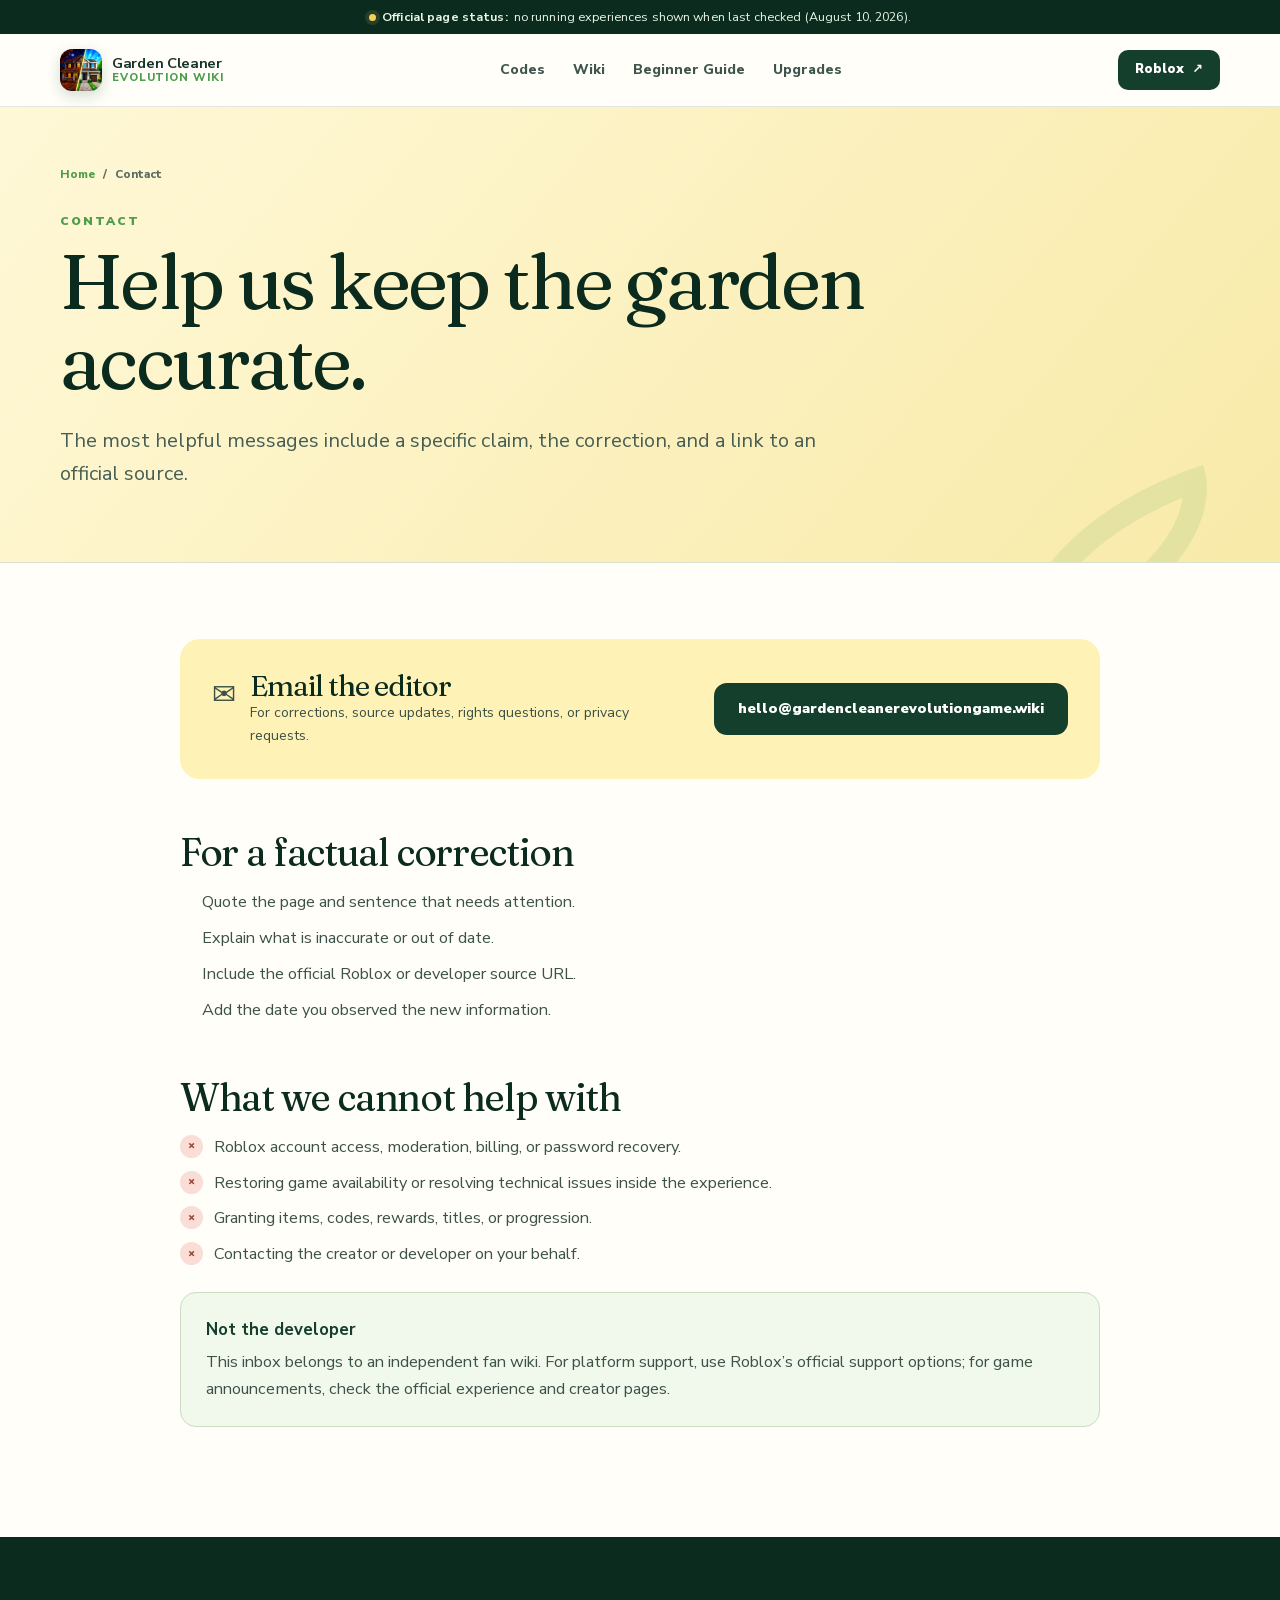
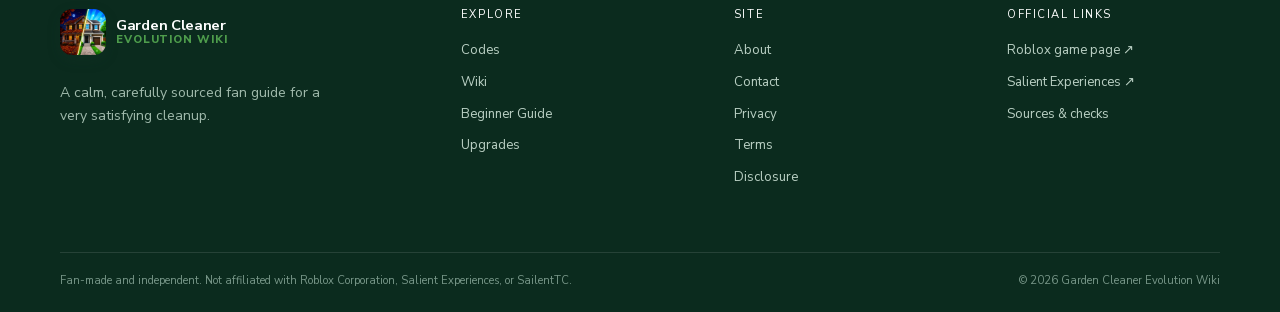
<file: contact.html>
<!DOCTYPE html><html lang="en"><head><meta charSet="utf-8"/><meta name="viewport" content="width=device-width, initial-scale=1"/><link rel="preload" href="/_next/static/media/03bda585a99c6450-s.p.0zzh68k1~whtc.woff2" as="font" crossorigin="" type="font/woff2"/><link rel="preload" href="/_next/static/media/f141b5b7abe57afc-s.p.0-k1k9nod8chc.woff2" as="font" crossorigin="" type="font/woff2"/><link rel="stylesheet" href="/_next/static/chunks/0~fy4u8-gfw_y.css" data-precedence="next"/><link rel="preload" as="script" fetchPriority="low" href="/_next/static/chunks/01j.ef_4xi4yb.js"/><script src="/_next/static/chunks/0vyt0ww51.wy-.js" async=""></script><script src="/_next/static/chunks/0tl9d6bwp3.5a.js" async=""></script><script src="/_next/static/chunks/0lut.cfmw6o_8.js" async=""></script><script src="/_next/static/chunks/turbopack-0kl4zo~4mn8qy.js" async=""></script><script src="/_next/static/chunks/10mdu2ydrw1ms.js" async=""></script><script src="/_next/static/chunks/0qvja7sp8adtu.js" async=""></script><meta name="next-size-adjust" content=""/><title>Contact &amp; Submit a Correction | Garden Cleaner Evolution Wiki</title><meta name="description" content="How to send corrections and source-backed updates to the Garden Cleaner Evolution Wiki."/><meta name="application-name" content="Garden Cleaner Evolution Wiki"/><meta name="robots" content="index, follow"/><meta name="category" content="game guide"/><link rel="canonical" href="https://gardencleanerevolutiongame.wiki/contact"/><meta property="og:title" content="Contact &amp; Submit a Correction"/><meta property="og:description" content="How to send corrections and source-backed updates to the Garden Cleaner Evolution Wiki."/><meta property="og:url" content="https://gardencleanerevolutiongame.wiki/contact"/><meta property="og:site_name" content="Garden Cleaner Evolution Wiki"/><meta property="og:image" content="https://gardencleanerevolutiongame.wiki/og.png"/><meta property="og:image:width" content="1200"/><meta property="og:image:height" content="630"/><meta property="og:image:alt" content="Garden Cleaner Evolution Wiki — an independent game guide"/><meta property="og:type" content="website"/><meta name="twitter:card" content="summary_large_image"/><meta name="twitter:title" content="Contact &amp; Submit a Correction"/><meta name="twitter:description" content="How to send corrections and source-backed updates to the Garden Cleaner Evolution Wiki."/><meta name="twitter:image" content="https://gardencleanerevolutiongame.wiki/og.png"/><link rel="shortcut icon" href="/game/icon.png"/><link rel="icon" href="/game/icon.png"/><script src="/_next/static/chunks/03~yq9q893hmn.js" noModule=""></script></head><body class="nunito_sans_58c2d92a-module__X7BsOW__variable fraunces_b202e7d9-module__YSVETG__variable"><div hidden=""><!--$--><!--/$--></div><a class="skip-link" href="#main-content">Skip to content</a><script type="application/ld+json">{"@context":"https://schema.org","@type":"WebSite","name":"Garden Cleaner Evolution Wiki","alternateName":"Garden Cleaner Wiki","url":"https://gardencleanerevolutiongame.wiki","description":"An independent, fact-checked fan wiki for Garden Cleaner Evolution on Roblox, with beginner tips, upgrade guidance, codes status, and official sources.","inLanguage":"en","isAccessibleForFree":true}</script><script type="application/ld+json">{"@context":"https://schema.org","@type":"VideoGame","name":"Garden Cleaner Evolution","url":"https://www.roblox.com/games/89907728898683/Garden-Cleaner-Evolution","image":["https://gardencleanerevolutiongame.wiki/game/icon.png","https://gardencleanerevolutiongame.wiki/game/garden-cleanup.png"],"gamePlatform":"Roblox","applicationCategory":"Game","author":{"@type":"Organization","name":"Salient Experiences","url":"https://www.roblox.com/communities/999893763/Salient-Experiences"},"description":"A cozy cleaning game on Roblox where players collect leaves, restore gardens, unlock rewards and areas, find secrets, upgrade tools, complete quests and titles, and rebirth for bonuses."}</script><div class="status-strip"><div class="shell status-strip__inner"><span class="status-dot" aria-hidden="true"></span><strong>Official page status:</strong> no running experiences shown when last checked (<!-- -->August 10, 2026<!-- -->).</div></div><header class="site-header"><div class="shell nav-wrap"><a class="brand" aria-label="Garden Cleaner Evolution Wiki home" href="/"><img alt="" loading="lazy" width="42" height="42" decoding="async" data-nimg="1" style="color:transparent" src="/game/icon.png"/><span><b>Garden Cleaner</b><small>Evolution Wiki</small></span></a><nav aria-label="Main navigation"><a href="/codes">Codes</a><a href="/wiki">Wiki</a><a href="/guides/beginner">Beginner Guide</a><a href="/upgrades">Upgrades</a></nav><a class="button button--small button--dark nav-play" href="https://www.roblox.com/games/89907728898683/Garden-Cleaner-Evolution" target="_blank" rel="noopener noreferrer">Roblox <span aria-hidden="true">↗</span></a></div></header><main id="main-content"><section class="page-hero page-hero--yellow"><div class="shell page-hero__inner"><div class="breadcrumbs" aria-label="Breadcrumb"><a href="/">Home</a><span aria-hidden="true">/</span><span>Contact</span></div><p class="eyebrow">Contact</p><h1>Help us keep the garden accurate.</h1><p class="page-lede">The most helpful messages include a specific claim, the correction, and a link to an official source.</p></div></section><div class="shell narrow-page prose"><div class="contact-card"><div><span aria-hidden="true">✉</span><h2>Email the editor</h2><p>For corrections, source updates, rights questions, or privacy requests.</p></div><a class="button button--dark" href="mailto:hello@gardencleanerevolutiongame.wiki">hello@gardencleanerevolutiongame.wiki</a></div><h2>For a factual correction</h2><ol><li>Quote the page and sentence that needs attention.</li><li>Explain what is inaccurate or out of date.</li><li>Include the official Roblox or developer source URL.</li><li>Add the date you observed the new information.</li></ol><h2>What we cannot help with</h2><ul class="cross-list"><li>Roblox account access, moderation, billing, or password recovery.</li><li>Restoring game availability or resolving technical issues inside the experience.</li><li>Granting items, codes, rewards, titles, or progression.</li><li>Contacting the creator or developer on your behalf.</li></ul><div class="callout"><strong>Not the developer</strong><p>This inbox belongs to an independent fan wiki. For platform support, use Roblox’s official support options; for game announcements, check the official experience and creator pages.</p></div></div><!--$--><!--/$--></main><footer class="site-footer"><div class="shell footer-grid"><div class="footer-intro"><a class="brand brand--footer" href="/"><img alt="" loading="lazy" width="46" height="46" decoding="async" data-nimg="1" style="color:transparent" src="/game/icon.png"/><span><b>Garden Cleaner</b><small>Evolution Wiki</small></span></a><p>A calm, carefully sourced fan guide for a very satisfying cleanup.</p></div><div><h2>Explore</h2><a href="/codes">Codes</a><a href="/wiki">Wiki</a><a href="/guides/beginner">Beginner Guide</a><a href="/upgrades">Upgrades</a></div><div><h2>Site</h2><a href="/about">About</a><a href="/contact">Contact</a><a href="/privacy">Privacy</a><a href="/terms">Terms</a><a href="/disclosure">Disclosure</a></div><div><h2>Official links</h2><a href="https://www.roblox.com/games/89907728898683/Garden-Cleaner-Evolution" target="_blank" rel="noreferrer">Roblox game page ↗</a><a href="https://www.roblox.com/communities/999893763/Salient-Experiences" target="_blank" rel="noreferrer">Salient Experiences ↗</a><a href="/sources">Sources &amp; checks</a></div></div><div class="shell footer-bottom"><p>Fan-made and independent. Not affiliated with Roblox Corporation, Salient Experiences, or SailentTC.</p><p>© 2026 Garden Cleaner Evolution Wiki</p></div></footer><script src="/_next/static/chunks/01j.ef_4xi4yb.js" id="_R_" async=""></script><script>(self.__next_f=self.__next_f||[]).push([0])</script><script>self.__next_f.push([1,"1:\"$Sreact.fragment\"\n2:I[65840,[\"/_next/static/chunks/10mdu2ydrw1ms.js\",\"/_next/static/chunks/0qvja7sp8adtu.js\"],\"\"]\n3:I[77577,[\"/_next/static/chunks/10mdu2ydrw1ms.js\",\"/_next/static/chunks/0qvja7sp8adtu.js\"],\"Image\"]\n4:I[49484,[\"/_next/static/chunks/10mdu2ydrw1ms.js\",\"/_next/static/chunks/0qvja7sp8adtu.js\"],\"default\"]\n5:I[49337,[\"/_next/static/chunks/10mdu2ydrw1ms.js\",\"/_next/static/chunks/0qvja7sp8adtu.js\"],\"default\"]\nb:I[4630,[\"/_next/static/chunks/10mdu2ydrw1ms.js\",\"/_next/static/chunks/0qvja7sp8adtu.js\"],\"default\",1]\n:HL[\"/_next/static/chunks/0~fy4u8-gfw_y.css\",\"style\"]\n:HL[\"/_next/static/media/03bda585a99c6450-s.p.0zzh68k1~whtc.woff2\",\"font\",{\"crossOrigin\":\"\",\"type\":\"font/woff2\"}]\n:HL[\"/_next/static/media/f141b5b7abe57afc-s.p.0-k1k9nod8chc.woff2\",\"font\",{\"crossOrigin\":\"\",\"type\":\"font/woff2\"}]\n"])</script><script>self.__next_f.push([1,"0:{\"P\":null,\"c\":[\"\",\"contact\"],\"q\":\"\",\"i\":false,\"f\":[[[\"\",{\"children\":[\"contact\",{\"children\":[\"__PAGE__\",{}]}]},\"$undefined\",\"$undefined\",16],[[\"$\",\"$1\",\"c\",{\"children\":[[[\"$\",\"link\",\"0\",{\"rel\":\"stylesheet\",\"href\":\"/_next/static/chunks/0~fy4u8-gfw_y.css\",\"precedence\":\"next\",\"crossOrigin\":\"$undefined\",\"nonce\":\"$undefined\"}],[\"$\",\"script\",\"script-0\",{\"src\":\"/_next/static/chunks/10mdu2ydrw1ms.js\",\"async\":true,\"nonce\":\"$undefined\"}],[\"$\",\"script\",\"script-1\",{\"src\":\"/_next/static/chunks/0qvja7sp8adtu.js\",\"async\":true,\"nonce\":\"$undefined\"}]],[\"$\",\"html\",null,{\"lang\":\"en\",\"children\":[\"$\",\"body\",null,{\"className\":\"nunito_sans_58c2d92a-module__X7BsOW__variable fraunces_b202e7d9-module__YSVETG__variable\",\"children\":[[\"$\",\"a\",null,{\"className\":\"skip-link\",\"href\":\"#main-content\",\"children\":\"Skip to content\"}],[\"$\",\"script\",null,{\"type\":\"application/ld+json\",\"dangerouslySetInnerHTML\":{\"__html\":\"{\\\"@context\\\":\\\"https://schema.org\\\",\\\"@type\\\":\\\"WebSite\\\",\\\"name\\\":\\\"Garden Cleaner Evolution Wiki\\\",\\\"alternateName\\\":\\\"Garden Cleaner Wiki\\\",\\\"url\\\":\\\"https://gardencleanerevolutiongame.wiki\\\",\\\"description\\\":\\\"An independent, fact-checked fan wiki for Garden Cleaner Evolution on Roblox, with beginner tips, upgrade guidance, codes status, and official sources.\\\",\\\"inLanguage\\\":\\\"en\\\",\\\"isAccessibleForFree\\\":true}\"}}],[\"$\",\"script\",null,{\"type\":\"application/ld+json\",\"dangerouslySetInnerHTML\":{\"__html\":\"{\\\"@context\\\":\\\"https://schema.org\\\",\\\"@type\\\":\\\"VideoGame\\\",\\\"name\\\":\\\"Garden Cleaner Evolution\\\",\\\"url\\\":\\\"https://www.roblox.com/games/89907728898683/Garden-Cleaner-Evolution\\\",\\\"image\\\":[\\\"https://gardencleanerevolutiongame.wiki/game/icon.png\\\",\\\"https://gardencleanerevolutiongame.wiki/game/garden-cleanup.png\\\"],\\\"gamePlatform\\\":\\\"Roblox\\\",\\\"applicationCategory\\\":\\\"Game\\\",\\\"author\\\":{\\\"@type\\\":\\\"Organization\\\",\\\"name\\\":\\\"Salient Experiences\\\",\\\"url\\\":\\\"https://www.roblox.com/communities/999893763/Salient-Experiences\\\"},\\\"description\\\":\\\"A cozy cleaning game on Roblox where players collect leaves, restore gardens, unlock rewards and areas, find secrets, upgrade tools, complete quests and titles, and rebirth for bonuses.\\\"}\"}}],[[\"$\",\"div\",null,{\"className\":\"status-strip\",\"children\":[\"$\",\"div\",null,{\"className\":\"shell status-strip__inner\",\"children\":[[\"$\",\"span\",null,{\"className\":\"status-dot\",\"aria-hidden\":\"true\"}],[\"$\",\"strong\",null,{\"children\":\"Official page status:\"}],\" no running experiences shown when last checked (\",\"August 10, 2026\",\").\"]}]}],[\"$\",\"header\",null,{\"className\":\"site-header\",\"children\":[\"$\",\"div\",null,{\"className\":\"shell nav-wrap\",\"children\":[[\"$\",\"$L2\",null,{\"className\":\"brand\",\"href\":\"/\",\"aria-label\":\"Garden Cleaner Evolution Wiki home\",\"children\":[[\"$\",\"$L3\",null,{\"src\":\"/game/icon.png\",\"width\":42,\"height\":42,\"alt\":\"\"}],[\"$\",\"span\",null,{\"children\":[[\"$\",\"b\",null,{\"children\":\"Garden Cleaner\"}],[\"$\",\"small\",null,{\"children\":\"Evolution Wiki\"}]]}]]}],[\"$\",\"nav\",null,{\"aria-label\":\"Main navigation\",\"children\":[[\"$\",\"$L2\",\"/codes\",{\"href\":\"/codes\",\"children\":\"Codes\"}],[\"$\",\"$L2\",\"/wiki\",{\"href\":\"/wiki\",\"children\":\"Wiki\"}],[\"$\",\"$L2\",\"/guides/beginner\",{\"href\":\"/guides/beginner\",\"children\":\"Beginner Guide\"}],[\"$\",\"$L2\",\"/upgrades\",{\"href\":\"/upgrades\",\"children\":\"Upgrades\"}]]}],[\"$\",\"a\",null,{\"className\":\"button button--small button--dark nav-play\",\"href\":\"https://www.roblox.com/games/89907728898683/Garden-Cleaner-Evolution\",\"target\":\"_blank\",\"rel\":\"noopener noreferrer\",\"children\":[\"Roblox \",[\"$\",\"span\",null,{\"aria-hidden\":\"true\",\"children\":\"↗\"}]]}]]}]}]],[\"$\",\"main\",null,{\"id\":\"main-content\",\"children\":[\"$\",\"$L4\",null,{\"parallelRouterKey\":\"children\",\"error\":\"$undefined\",\"errorStyles\":\"$undefined\",\"errorScripts\":\"$undefined\",\"template\":[\"$\",\"$L5\",null,{}],\"templateStyles\":\"$undefined\",\"templateScripts\":\"$undefined\",\"notFound\":[[\"$\",\"section\",null,{\"className\":\"not-found\",\"children\":[[\"$\",\"div\",null,{\"className\":\"not-found__leaf\",\"aria-hidden\":\"true\",\"children\":\"🍂\"}],[\"$\",\"p\",null,{\"className\":\"eyebrow\",\"children\":\"404 · Path not found\"}],[\"$\",\"h1\",null,{\"children\":\"This path could use a little cleanup.\"}],[\"$\",\"p\",null,{\"children\":\"The page may have moved, or the address may have a stray leaf in it.\"}],[\"$\",\"div\",null,{\"className\":\"button-row\",\"children\":[[\"$\",\"$L2\",null,{\"className\":\"button button--primary\",\"href\":\"/\",\"children\":\"Return home\"}],[\"$\",\"$L2\",null,{\"className\":\"button button--secondary\",\"href\":\"/wiki\",\"children\":\"Open the wiki\"}]]}]]}],[]],\"forbidden\":\"$undefined\",\"unauthorized\":\"$undefined\"}]}],\"$L6\"]}]}]]}],{\"children\":[\"$L7\",{\"children\":[\"$L8\",{},null,false,null]},null,false,\"$@9\"]},null,false,null],\"$La\",false]],\"m\":\"$undefined\",\"G\":[\"$b\",[\"$Lc\"]],\"S\":true,\"h\":null,\"s\":\"$undefined\",\"l\":\"$undefined\",\"p\":\"$undefined\",\"d\":\"$undefined\",\"b\":\"G4w5QN1rv7Z0tKL-FqwM4\"}\n"])</script><script>self.__next_f.push([1,"d:I[63780,[\"/_next/static/chunks/10mdu2ydrw1ms.js\",\"/_next/static/chunks/0qvja7sp8adtu.js\"],\"OutletBoundary\"]\ne:\"$Sreact.suspense\"\n11:I[63780,[\"/_next/static/chunks/10mdu2ydrw1ms.js\",\"/_next/static/chunks/0qvja7sp8adtu.js\"],\"ViewportBoundary\"]\n13:I[63780,[\"/_next/static/chunks/10mdu2ydrw1ms.js\",\"/_next/static/chunks/0qvja7sp8adtu.js\"],\"MetadataBoundary\"]\n"])</script><script>self.__next_f.push([1,"6:[\"$\",\"footer\",null,{\"className\":\"site-footer\",\"children\":[[\"$\",\"div\",null,{\"className\":\"shell footer-grid\",\"children\":[[\"$\",\"div\",null,{\"className\":\"footer-intro\",\"children\":[[\"$\",\"$L2\",null,{\"className\":\"brand brand--footer\",\"href\":\"/\",\"children\":[[\"$\",\"$L3\",null,{\"src\":\"/game/icon.png\",\"width\":46,\"height\":46,\"alt\":\"\"}],[\"$\",\"span\",null,{\"children\":[[\"$\",\"b\",null,{\"children\":\"Garden Cleaner\"}],[\"$\",\"small\",null,{\"children\":\"Evolution Wiki\"}]]}]]}],[\"$\",\"p\",null,{\"children\":\"A calm, carefully sourced fan guide for a very satisfying cleanup.\"}]]}],[\"$\",\"div\",null,{\"children\":[[\"$\",\"h2\",null,{\"children\":\"Explore\"}],[[\"$\",\"$L2\",\"/codes\",{\"href\":\"/codes\",\"children\":\"Codes\"}],[\"$\",\"$L2\",\"/wiki\",{\"href\":\"/wiki\",\"children\":\"Wiki\"}],[\"$\",\"$L2\",\"/guides/beginner\",{\"href\":\"/guides/beginner\",\"children\":\"Beginner Guide\"}],[\"$\",\"$L2\",\"/upgrades\",{\"href\":\"/upgrades\",\"children\":\"Upgrades\"}]]]}],[\"$\",\"div\",null,{\"children\":[[\"$\",\"h2\",null,{\"children\":\"Site\"}],[[\"$\",\"$L2\",\"/about\",{\"href\":\"/about\",\"children\":\"About\"}],[\"$\",\"$L2\",\"/contact\",{\"href\":\"/contact\",\"children\":\"Contact\"}],[\"$\",\"$L2\",\"/privacy\",{\"href\":\"/privacy\",\"children\":\"Privacy\"}],[\"$\",\"$L2\",\"/terms\",{\"href\":\"/terms\",\"children\":\"Terms\"}],[\"$\",\"$L2\",\"/disclosure\",{\"href\":\"/disclosure\",\"children\":\"Disclosure\"}]]]}],[\"$\",\"div\",null,{\"children\":[[\"$\",\"h2\",null,{\"children\":\"Official links\"}],[\"$\",\"a\",null,{\"href\":\"https://www.roblox.com/games/89907728898683/Garden-Cleaner-Evolution\",\"target\":\"_blank\",\"rel\":\"noreferrer\",\"children\":\"Roblox game page ↗\"}],[\"$\",\"a\",null,{\"href\":\"https://www.roblox.com/communities/999893763/Salient-Experiences\",\"target\":\"_blank\",\"rel\":\"noreferrer\",\"children\":\"Salient Experiences ↗\"}],[\"$\",\"$L2\",null,{\"href\":\"/sources\",\"children\":\"Sources \u0026 checks\"}]]}]]}],[\"$\",\"div\",null,{\"className\":\"shell footer-bottom\",\"children\":[[\"$\",\"p\",null,{\"children\":\"Fan-made and independent. Not affiliated with Roblox Corporation, Salient Experiences, or SailentTC.\"}],[\"$\",\"p\",null,{\"children\":\"© 2026 Garden Cleaner Evolution Wiki\"}]]}]]}]\n"])</script><script>self.__next_f.push([1,"7:[\"$\",\"$1\",\"c\",{\"children\":[null,[\"$\",\"$L4\",null,{\"parallelRouterKey\":\"children\",\"error\":\"$undefined\",\"errorStyles\":\"$undefined\",\"errorScripts\":\"$undefined\",\"template\":[\"$\",\"$L5\",null,{}],\"templateStyles\":\"$undefined\",\"templateScripts\":\"$undefined\",\"notFound\":\"$undefined\",\"forbidden\":\"$undefined\",\"unauthorized\":\"$undefined\"}]]}]\n"])</script><script>self.__next_f.push([1,"8:[\"$\",\"$1\",\"c\",{\"children\":[[[\"$\",\"section\",null,{\"className\":\"page-hero page-hero--yellow\",\"children\":[\"$\",\"div\",null,{\"className\":\"shell page-hero__inner\",\"children\":[[\"$\",\"div\",null,{\"className\":\"breadcrumbs\",\"aria-label\":\"Breadcrumb\",\"children\":[[\"$\",\"$L2\",null,{\"href\":\"/\",\"children\":\"Home\"}],[\"$\",\"span\",null,{\"aria-hidden\":\"true\",\"children\":\"/\"}],[\"$\",\"span\",null,{\"children\":\"Contact\"}]]}],[\"$\",\"p\",null,{\"className\":\"eyebrow\",\"children\":\"Contact\"}],[\"$\",\"h1\",null,{\"children\":\"Help us keep the garden accurate.\"}],[\"$\",\"p\",null,{\"className\":\"page-lede\",\"children\":\"The most helpful messages include a specific claim, the correction, and a link to an official source.\"}]]}]}],[\"$\",\"div\",null,{\"className\":\"shell narrow-page prose\",\"children\":[[\"$\",\"div\",null,{\"className\":\"contact-card\",\"children\":[[\"$\",\"div\",null,{\"children\":[[\"$\",\"span\",null,{\"aria-hidden\":\"true\",\"children\":\"✉\"}],[\"$\",\"h2\",null,{\"children\":\"Email the editor\"}],[\"$\",\"p\",null,{\"children\":\"For corrections, source updates, rights questions, or privacy requests.\"}]]}],[\"$\",\"a\",null,{\"className\":\"button button--dark\",\"href\":\"mailto:hello@gardencleanerevolutiongame.wiki\",\"children\":\"hello@gardencleanerevolutiongame.wiki\"}]]}],[\"$\",\"h2\",null,{\"children\":\"For a factual correction\"}],[\"$\",\"ol\",null,{\"children\":[[\"$\",\"li\",null,{\"children\":\"Quote the page and sentence that needs attention.\"}],[\"$\",\"li\",null,{\"children\":\"Explain what is inaccurate or out of date.\"}],[\"$\",\"li\",null,{\"children\":\"Include the official Roblox or developer source URL.\"}],[\"$\",\"li\",null,{\"children\":\"Add the date you observed the new information.\"}]]}],[\"$\",\"h2\",null,{\"children\":\"What we cannot help with\"}],[\"$\",\"ul\",null,{\"className\":\"cross-list\",\"children\":[[\"$\",\"li\",null,{\"children\":\"Roblox account access, moderation, billing, or password recovery.\"}],[\"$\",\"li\",null,{\"children\":\"Restoring game availability or resolving technical issues inside the experience.\"}],[\"$\",\"li\",null,{\"children\":\"Granting items, codes, rewards, titles, or progression.\"}],[\"$\",\"li\",null,{\"children\":\"Contacting the creator or developer on your behalf.\"}]]}],[\"$\",\"div\",null,{\"className\":\"callout\",\"children\":[[\"$\",\"strong\",null,{\"children\":\"Not the developer\"}],[\"$\",\"p\",null,{\"children\":\"This inbox belongs to an independent fan wiki. For platform support, use Roblox’s official support options; for game announcements, check the official experience and creator pages.\"}]]}]]}]],null,[\"$\",\"$Ld\",null,{\"children\":[\"$\",\"$e\",null,{\"name\":\"Next.MetadataOutlet\",\"children\":\"$@f\"}]}]]}]\n"])</script><script>self.__next_f.push([1,"10:[]\n9:\"$W10\"\na:[\"$\",\"$1\",\"h\",{\"children\":[null,[\"$\",\"$L11\",null,{\"children\":\"$L12\"}],[\"$\",\"div\",null,{\"hidden\":true,\"children\":[\"$\",\"$L13\",null,{\"children\":[\"$\",\"$e\",null,{\"name\":\"Next.Metadata\",\"children\":\"$L14\"}]}]}],[\"$\",\"meta\",null,{\"name\":\"next-size-adjust\",\"content\":\"\"}]]}]\nc:[\"$\",\"link\",\"0\",{\"rel\":\"stylesheet\",\"href\":\"/_next/static/chunks/0~fy4u8-gfw_y.css\",\"precedence\":\"next\",\"crossOrigin\":\"$undefined\",\"nonce\":\"$undefined\"}]\n"])</script><script>self.__next_f.push([1,"12:[[\"$\",\"meta\",\"0\",{\"charSet\":\"utf-8\"}],[\"$\",\"meta\",\"1\",{\"name\":\"viewport\",\"content\":\"width=device-width, initial-scale=1\"}]]\n"])</script><script>self.__next_f.push([1,"15:I[71895,[\"/_next/static/chunks/10mdu2ydrw1ms.js\",\"/_next/static/chunks/0qvja7sp8adtu.js\"],\"IconMark\"]\nf:null\n"])</script><script>self.__next_f.push([1,"14:[[\"$\",\"title\",\"0\",{\"children\":\"Contact \u0026 Submit a Correction | Garden Cleaner Evolution Wiki\"}],[\"$\",\"meta\",\"1\",{\"name\":\"description\",\"content\":\"How to send corrections and source-backed updates to the Garden Cleaner Evolution Wiki.\"}],[\"$\",\"meta\",\"2\",{\"name\":\"application-name\",\"content\":\"Garden Cleaner Evolution Wiki\"}],[\"$\",\"meta\",\"3\",{\"name\":\"robots\",\"content\":\"index, follow\"}],[\"$\",\"meta\",\"4\",{\"name\":\"category\",\"content\":\"game guide\"}],[\"$\",\"link\",\"5\",{\"rel\":\"canonical\",\"href\":\"https://gardencleanerevolutiongame.wiki/contact\"}],[\"$\",\"meta\",\"6\",{\"property\":\"og:title\",\"content\":\"Contact \u0026 Submit a Correction\"}],[\"$\",\"meta\",\"7\",{\"property\":\"og:description\",\"content\":\"How to send corrections and source-backed updates to the Garden Cleaner Evolution Wiki.\"}],[\"$\",\"meta\",\"8\",{\"property\":\"og:url\",\"content\":\"https://gardencleanerevolutiongame.wiki/contact\"}],[\"$\",\"meta\",\"9\",{\"property\":\"og:site_name\",\"content\":\"Garden Cleaner Evolution Wiki\"}],[\"$\",\"meta\",\"10\",{\"property\":\"og:image\",\"content\":\"https://gardencleanerevolutiongame.wiki/og.png\"}],[\"$\",\"meta\",\"11\",{\"property\":\"og:image:width\",\"content\":\"1200\"}],[\"$\",\"meta\",\"12\",{\"property\":\"og:image:height\",\"content\":\"630\"}],[\"$\",\"meta\",\"13\",{\"property\":\"og:image:alt\",\"content\":\"Garden Cleaner Evolution Wiki — an independent game guide\"}],[\"$\",\"meta\",\"14\",{\"property\":\"og:type\",\"content\":\"website\"}],[\"$\",\"meta\",\"15\",{\"name\":\"twitter:card\",\"content\":\"summary_large_image\"}],[\"$\",\"meta\",\"16\",{\"name\":\"twitter:title\",\"content\":\"Contact \u0026 Submit a Correction\"}],[\"$\",\"meta\",\"17\",{\"name\":\"twitter:description\",\"content\":\"How to send corrections and source-backed updates to the Garden Cleaner Evolution Wiki.\"}],[\"$\",\"meta\",\"18\",{\"name\":\"twitter:image\",\"content\":\"https://gardencleanerevolutiongame.wiki/og.png\"}],[\"$\",\"link\",\"19\",{\"rel\":\"shortcut icon\",\"href\":\"/game/icon.png\"}],[\"$\",\"link\",\"20\",{\"rel\":\"icon\",\"href\":\"/game/icon.png\"}],[\"$\",\"$L15\",\"21\",{}]]\n"])</script></body></html>
</file>
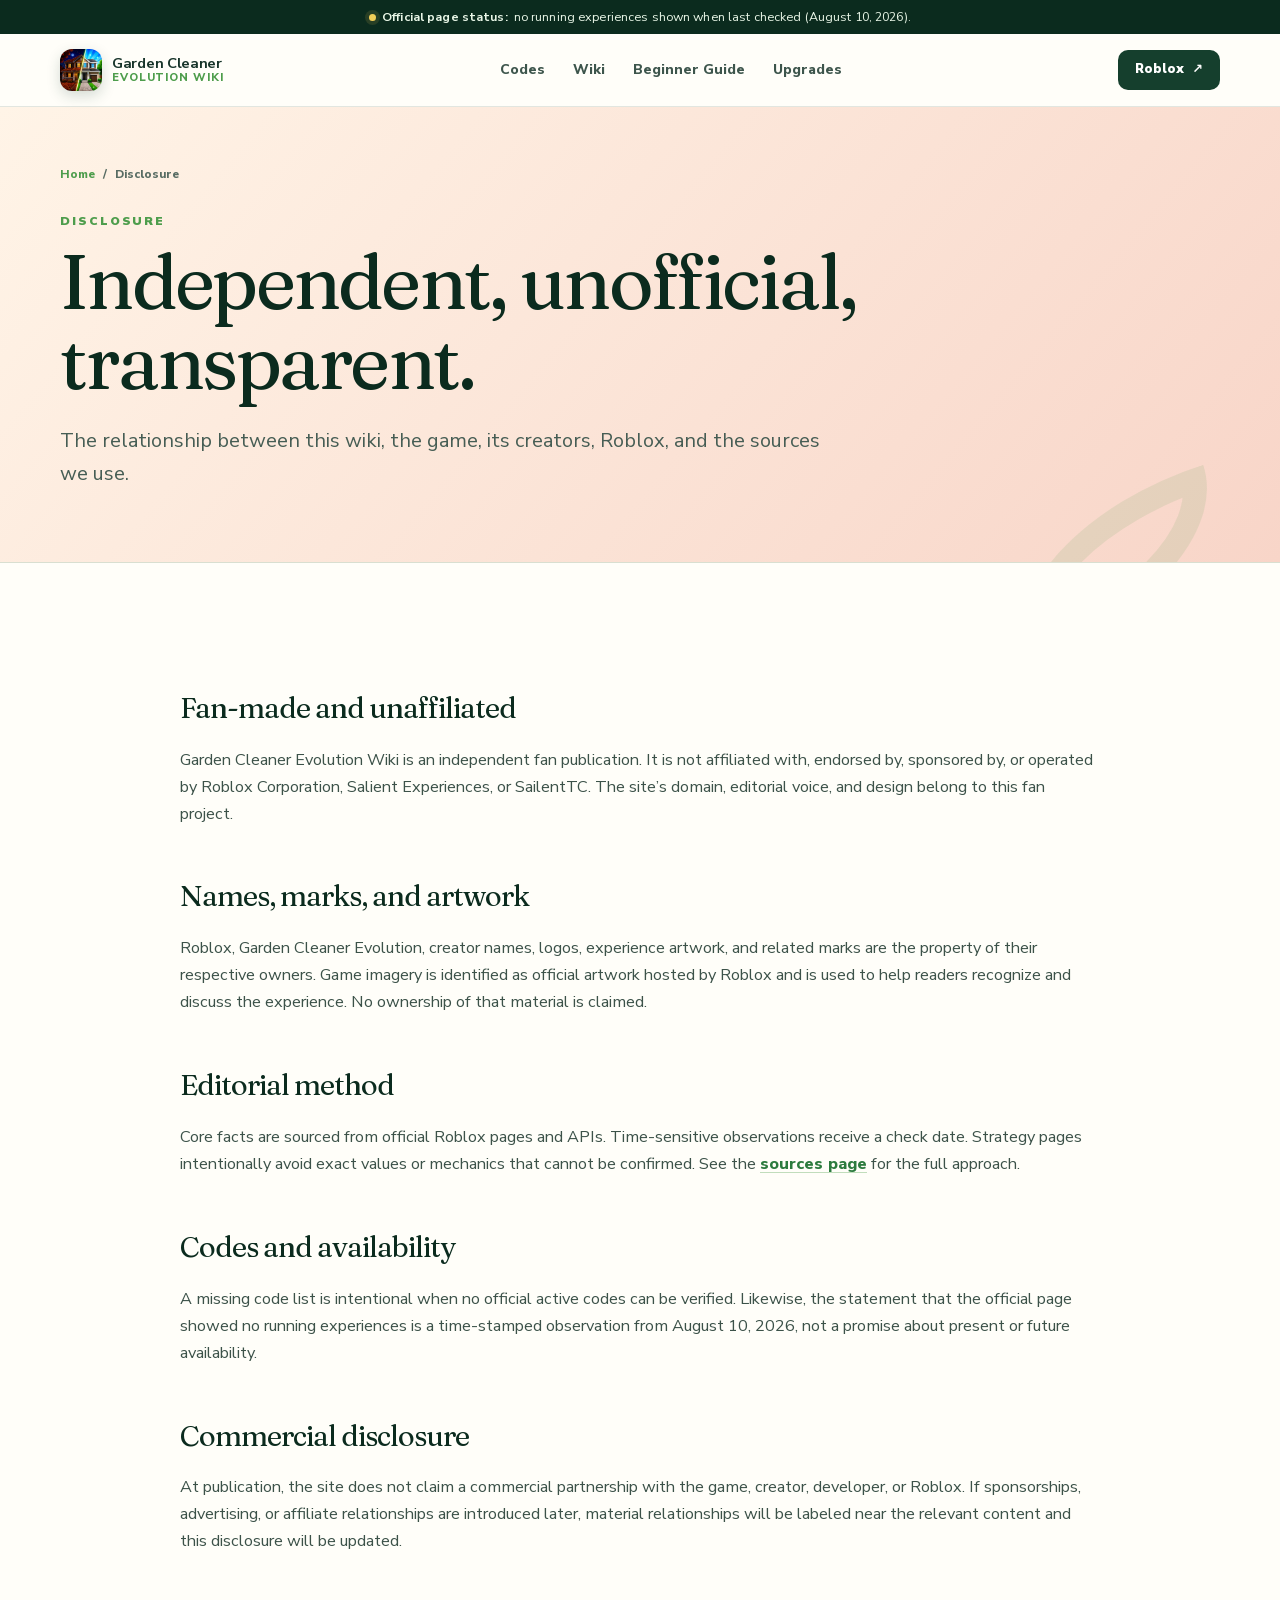
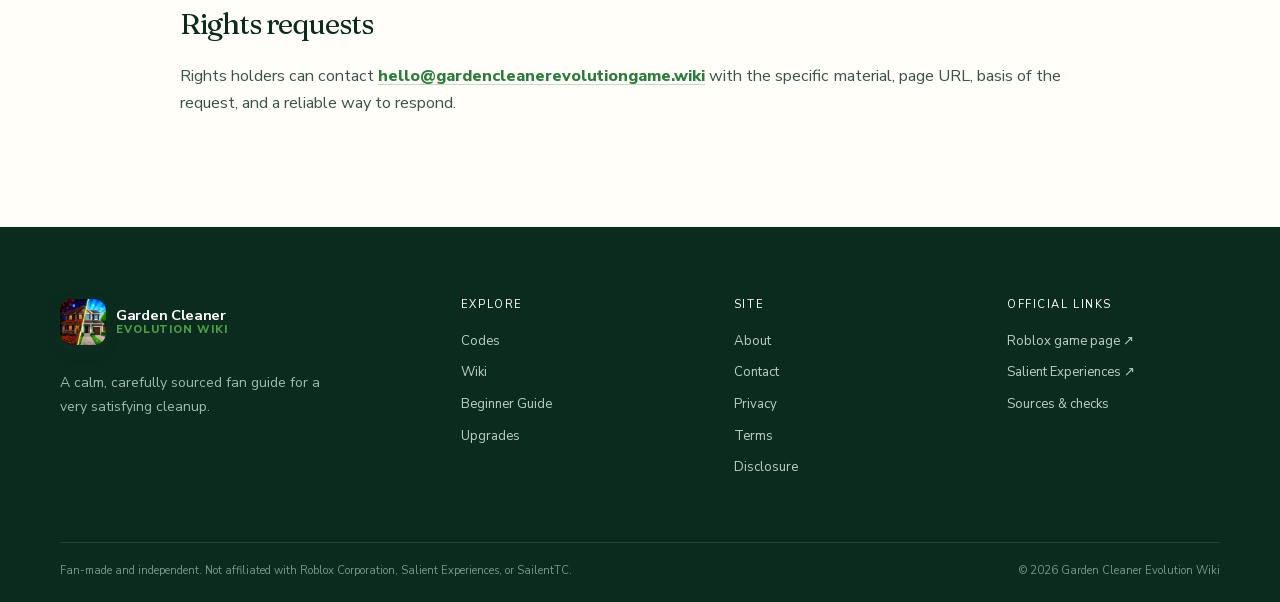
<file: disclosure.html>
<!DOCTYPE html><html lang="en"><head><meta charSet="utf-8"/><meta name="viewport" content="width=device-width, initial-scale=1"/><link rel="preload" href="/_next/static/media/03bda585a99c6450-s.p.0zzh68k1~whtc.woff2" as="font" crossorigin="" type="font/woff2"/><link rel="preload" href="/_next/static/media/f141b5b7abe57afc-s.p.0-k1k9nod8chc.woff2" as="font" crossorigin="" type="font/woff2"/><link rel="stylesheet" href="/_next/static/chunks/0~fy4u8-gfw_y.css" data-precedence="next"/><link rel="preload" as="script" fetchPriority="low" href="/_next/static/chunks/01j.ef_4xi4yb.js"/><script src="/_next/static/chunks/0vyt0ww51.wy-.js" async=""></script><script src="/_next/static/chunks/0tl9d6bwp3.5a.js" async=""></script><script src="/_next/static/chunks/0lut.cfmw6o_8.js" async=""></script><script src="/_next/static/chunks/turbopack-0kl4zo~4mn8qy.js" async=""></script><script src="/_next/static/chunks/10mdu2ydrw1ms.js" async=""></script><script src="/_next/static/chunks/0qvja7sp8adtu.js" async=""></script><meta name="next-size-adjust" content=""/><title>Fan Site &amp; Editorial Disclosure | Garden Cleaner Evolution Wiki</title><meta name="description" content="Fan-site, trademark, affiliation, and editorial disclosure for Garden Cleaner Evolution Wiki."/><meta name="application-name" content="Garden Cleaner Evolution Wiki"/><meta name="robots" content="index, follow"/><meta name="category" content="game guide"/><link rel="canonical" href="https://gardencleanerevolutiongame.wiki/disclosure"/><meta property="og:title" content="Fan Site &amp; Editorial Disclosure"/><meta property="og:description" content="Fan-site, trademark, affiliation, and editorial disclosure for Garden Cleaner Evolution Wiki."/><meta property="og:url" content="https://gardencleanerevolutiongame.wiki/disclosure"/><meta property="og:site_name" content="Garden Cleaner Evolution Wiki"/><meta property="og:image" content="https://gardencleanerevolutiongame.wiki/og.png"/><meta property="og:image:width" content="1200"/><meta property="og:image:height" content="630"/><meta property="og:image:alt" content="Garden Cleaner Evolution Wiki — an independent game guide"/><meta property="og:type" content="website"/><meta name="twitter:card" content="summary_large_image"/><meta name="twitter:title" content="Fan Site &amp; Editorial Disclosure"/><meta name="twitter:description" content="Fan-site, trademark, affiliation, and editorial disclosure for Garden Cleaner Evolution Wiki."/><meta name="twitter:image" content="https://gardencleanerevolutiongame.wiki/og.png"/><link rel="shortcut icon" href="/game/icon.png"/><link rel="icon" href="/game/icon.png"/><script src="/_next/static/chunks/03~yq9q893hmn.js" noModule=""></script></head><body class="nunito_sans_58c2d92a-module__X7BsOW__variable fraunces_b202e7d9-module__YSVETG__variable"><div hidden=""><!--$--><!--/$--></div><a class="skip-link" href="#main-content">Skip to content</a><script type="application/ld+json">{"@context":"https://schema.org","@type":"WebSite","name":"Garden Cleaner Evolution Wiki","alternateName":"Garden Cleaner Wiki","url":"https://gardencleanerevolutiongame.wiki","description":"An independent, fact-checked fan wiki for Garden Cleaner Evolution on Roblox, with beginner tips, upgrade guidance, codes status, and official sources.","inLanguage":"en","isAccessibleForFree":true}</script><script type="application/ld+json">{"@context":"https://schema.org","@type":"VideoGame","name":"Garden Cleaner Evolution","url":"https://www.roblox.com/games/89907728898683/Garden-Cleaner-Evolution","image":["https://gardencleanerevolutiongame.wiki/game/icon.png","https://gardencleanerevolutiongame.wiki/game/garden-cleanup.png"],"gamePlatform":"Roblox","applicationCategory":"Game","author":{"@type":"Organization","name":"Salient Experiences","url":"https://www.roblox.com/communities/999893763/Salient-Experiences"},"description":"A cozy cleaning game on Roblox where players collect leaves, restore gardens, unlock rewards and areas, find secrets, upgrade tools, complete quests and titles, and rebirth for bonuses."}</script><div class="status-strip"><div class="shell status-strip__inner"><span class="status-dot" aria-hidden="true"></span><strong>Official page status:</strong> no running experiences shown when last checked (<!-- -->August 10, 2026<!-- -->).</div></div><header class="site-header"><div class="shell nav-wrap"><a class="brand" aria-label="Garden Cleaner Evolution Wiki home" href="/"><img alt="" loading="lazy" width="42" height="42" decoding="async" data-nimg="1" style="color:transparent" src="/game/icon.png"/><span><b>Garden Cleaner</b><small>Evolution Wiki</small></span></a><nav aria-label="Main navigation"><a href="/codes">Codes</a><a href="/wiki">Wiki</a><a href="/guides/beginner">Beginner Guide</a><a href="/upgrades">Upgrades</a></nav><a class="button button--small button--dark nav-play" href="https://www.roblox.com/games/89907728898683/Garden-Cleaner-Evolution" target="_blank" rel="noopener noreferrer">Roblox <span aria-hidden="true">↗</span></a></div></header><main id="main-content"><section class="page-hero page-hero--coral"><div class="shell page-hero__inner"><div class="breadcrumbs" aria-label="Breadcrumb"><a href="/">Home</a><span aria-hidden="true">/</span><span>Disclosure</span></div><p class="eyebrow">Disclosure</p><h1>Independent, unofficial, transparent.</h1><p class="page-lede">The relationship between this wiki, the game, its creators, Roblox, and the sources we use.</p></div></section><div class="shell narrow-page prose legal-copy"><h2>Fan-made and unaffiliated</h2><p>Garden Cleaner Evolution Wiki is an independent fan publication. It is not affiliated with, endorsed by, sponsored by, or operated by Roblox Corporation, <!-- -->Salient Experiences<!-- -->, or <!-- -->SailentTC<!-- -->. The site’s domain, editorial voice, and design belong to this fan project.</p><h2>Names, marks, and artwork</h2><p>Roblox, Garden Cleaner Evolution, creator names, logos, experience artwork, and related marks are the property of their respective owners. Game imagery is identified as official artwork hosted by Roblox and is used to help readers recognize and discuss the experience. No ownership of that material is claimed.</p><h2>Editorial method</h2><p>Core facts are sourced from official Roblox pages and APIs. Time-sensitive observations receive a check date. Strategy pages intentionally avoid exact values or mechanics that cannot be confirmed. See the <a href="/sources">sources page</a> for the full approach.</p><h2>Codes and availability</h2><p>A missing code list is intentional when no official active codes can be verified. Likewise, the statement that the official page showed no running experiences is a time-stamped observation from <!-- -->August 10, 2026<!-- -->, not a promise about present or future availability.</p><h2>Commercial disclosure</h2><p>At publication, the site does not claim a commercial partnership with the game, creator, developer, or Roblox. If sponsorships, advertising, or affiliate relationships are introduced later, material relationships will be labeled near the relevant content and this disclosure will be updated.</p><h2>Rights requests</h2><p>Rights holders can contact <a href="mailto:hello@gardencleanerevolutiongame.wiki">hello@gardencleanerevolutiongame.wiki</a> with the specific material, page URL, basis of the request, and a reliable way to respond.</p></div><!--$--><!--/$--></main><footer class="site-footer"><div class="shell footer-grid"><div class="footer-intro"><a class="brand brand--footer" href="/"><img alt="" loading="lazy" width="46" height="46" decoding="async" data-nimg="1" style="color:transparent" src="/game/icon.png"/><span><b>Garden Cleaner</b><small>Evolution Wiki</small></span></a><p>A calm, carefully sourced fan guide for a very satisfying cleanup.</p></div><div><h2>Explore</h2><a href="/codes">Codes</a><a href="/wiki">Wiki</a><a href="/guides/beginner">Beginner Guide</a><a href="/upgrades">Upgrades</a></div><div><h2>Site</h2><a href="/about">About</a><a href="/contact">Contact</a><a href="/privacy">Privacy</a><a href="/terms">Terms</a><a href="/disclosure">Disclosure</a></div><div><h2>Official links</h2><a href="https://www.roblox.com/games/89907728898683/Garden-Cleaner-Evolution" target="_blank" rel="noreferrer">Roblox game page ↗</a><a href="https://www.roblox.com/communities/999893763/Salient-Experiences" target="_blank" rel="noreferrer">Salient Experiences ↗</a><a href="/sources">Sources &amp; checks</a></div></div><div class="shell footer-bottom"><p>Fan-made and independent. Not affiliated with Roblox Corporation, Salient Experiences, or SailentTC.</p><p>© 2026 Garden Cleaner Evolution Wiki</p></div></footer><script src="/_next/static/chunks/01j.ef_4xi4yb.js" id="_R_" async=""></script><script>(self.__next_f=self.__next_f||[]).push([0])</script><script>self.__next_f.push([1,"1:\"$Sreact.fragment\"\n2:I[65840,[\"/_next/static/chunks/10mdu2ydrw1ms.js\",\"/_next/static/chunks/0qvja7sp8adtu.js\"],\"\"]\n3:I[77577,[\"/_next/static/chunks/10mdu2ydrw1ms.js\",\"/_next/static/chunks/0qvja7sp8adtu.js\"],\"Image\"]\n4:I[49484,[\"/_next/static/chunks/10mdu2ydrw1ms.js\",\"/_next/static/chunks/0qvja7sp8adtu.js\"],\"default\"]\n5:I[49337,[\"/_next/static/chunks/10mdu2ydrw1ms.js\",\"/_next/static/chunks/0qvja7sp8adtu.js\"],\"default\"]\nb:I[4630,[\"/_next/static/chunks/10mdu2ydrw1ms.js\",\"/_next/static/chunks/0qvja7sp8adtu.js\"],\"default\",1]\n:HL[\"/_next/static/chunks/0~fy4u8-gfw_y.css\",\"style\"]\n:HL[\"/_next/static/media/03bda585a99c6450-s.p.0zzh68k1~whtc.woff2\",\"font\",{\"crossOrigin\":\"\",\"type\":\"font/woff2\"}]\n:HL[\"/_next/static/media/f141b5b7abe57afc-s.p.0-k1k9nod8chc.woff2\",\"font\",{\"crossOrigin\":\"\",\"type\":\"font/woff2\"}]\n"])</script><script>self.__next_f.push([1,"0:{\"P\":null,\"c\":[\"\",\"disclosure\"],\"q\":\"\",\"i\":false,\"f\":[[[\"\",{\"children\":[\"disclosure\",{\"children\":[\"__PAGE__\",{}]}]},\"$undefined\",\"$undefined\",16],[[\"$\",\"$1\",\"c\",{\"children\":[[[\"$\",\"link\",\"0\",{\"rel\":\"stylesheet\",\"href\":\"/_next/static/chunks/0~fy4u8-gfw_y.css\",\"precedence\":\"next\",\"crossOrigin\":\"$undefined\",\"nonce\":\"$undefined\"}],[\"$\",\"script\",\"script-0\",{\"src\":\"/_next/static/chunks/10mdu2ydrw1ms.js\",\"async\":true,\"nonce\":\"$undefined\"}],[\"$\",\"script\",\"script-1\",{\"src\":\"/_next/static/chunks/0qvja7sp8adtu.js\",\"async\":true,\"nonce\":\"$undefined\"}]],[\"$\",\"html\",null,{\"lang\":\"en\",\"children\":[\"$\",\"body\",null,{\"className\":\"nunito_sans_58c2d92a-module__X7BsOW__variable fraunces_b202e7d9-module__YSVETG__variable\",\"children\":[[\"$\",\"a\",null,{\"className\":\"skip-link\",\"href\":\"#main-content\",\"children\":\"Skip to content\"}],[\"$\",\"script\",null,{\"type\":\"application/ld+json\",\"dangerouslySetInnerHTML\":{\"__html\":\"{\\\"@context\\\":\\\"https://schema.org\\\",\\\"@type\\\":\\\"WebSite\\\",\\\"name\\\":\\\"Garden Cleaner Evolution Wiki\\\",\\\"alternateName\\\":\\\"Garden Cleaner Wiki\\\",\\\"url\\\":\\\"https://gardencleanerevolutiongame.wiki\\\",\\\"description\\\":\\\"An independent, fact-checked fan wiki for Garden Cleaner Evolution on Roblox, with beginner tips, upgrade guidance, codes status, and official sources.\\\",\\\"inLanguage\\\":\\\"en\\\",\\\"isAccessibleForFree\\\":true}\"}}],[\"$\",\"script\",null,{\"type\":\"application/ld+json\",\"dangerouslySetInnerHTML\":{\"__html\":\"{\\\"@context\\\":\\\"https://schema.org\\\",\\\"@type\\\":\\\"VideoGame\\\",\\\"name\\\":\\\"Garden Cleaner Evolution\\\",\\\"url\\\":\\\"https://www.roblox.com/games/89907728898683/Garden-Cleaner-Evolution\\\",\\\"image\\\":[\\\"https://gardencleanerevolutiongame.wiki/game/icon.png\\\",\\\"https://gardencleanerevolutiongame.wiki/game/garden-cleanup.png\\\"],\\\"gamePlatform\\\":\\\"Roblox\\\",\\\"applicationCategory\\\":\\\"Game\\\",\\\"author\\\":{\\\"@type\\\":\\\"Organization\\\",\\\"name\\\":\\\"Salient Experiences\\\",\\\"url\\\":\\\"https://www.roblox.com/communities/999893763/Salient-Experiences\\\"},\\\"description\\\":\\\"A cozy cleaning game on Roblox where players collect leaves, restore gardens, unlock rewards and areas, find secrets, upgrade tools, complete quests and titles, and rebirth for bonuses.\\\"}\"}}],[[\"$\",\"div\",null,{\"className\":\"status-strip\",\"children\":[\"$\",\"div\",null,{\"className\":\"shell status-strip__inner\",\"children\":[[\"$\",\"span\",null,{\"className\":\"status-dot\",\"aria-hidden\":\"true\"}],[\"$\",\"strong\",null,{\"children\":\"Official page status:\"}],\" no running experiences shown when last checked (\",\"August 10, 2026\",\").\"]}]}],[\"$\",\"header\",null,{\"className\":\"site-header\",\"children\":[\"$\",\"div\",null,{\"className\":\"shell nav-wrap\",\"children\":[[\"$\",\"$L2\",null,{\"className\":\"brand\",\"href\":\"/\",\"aria-label\":\"Garden Cleaner Evolution Wiki home\",\"children\":[[\"$\",\"$L3\",null,{\"src\":\"/game/icon.png\",\"width\":42,\"height\":42,\"alt\":\"\"}],[\"$\",\"span\",null,{\"children\":[[\"$\",\"b\",null,{\"children\":\"Garden Cleaner\"}],[\"$\",\"small\",null,{\"children\":\"Evolution Wiki\"}]]}]]}],[\"$\",\"nav\",null,{\"aria-label\":\"Main navigation\",\"children\":[[\"$\",\"$L2\",\"/codes\",{\"href\":\"/codes\",\"children\":\"Codes\"}],[\"$\",\"$L2\",\"/wiki\",{\"href\":\"/wiki\",\"children\":\"Wiki\"}],[\"$\",\"$L2\",\"/guides/beginner\",{\"href\":\"/guides/beginner\",\"children\":\"Beginner Guide\"}],[\"$\",\"$L2\",\"/upgrades\",{\"href\":\"/upgrades\",\"children\":\"Upgrades\"}]]}],[\"$\",\"a\",null,{\"className\":\"button button--small button--dark nav-play\",\"href\":\"https://www.roblox.com/games/89907728898683/Garden-Cleaner-Evolution\",\"target\":\"_blank\",\"rel\":\"noopener noreferrer\",\"children\":[\"Roblox \",[\"$\",\"span\",null,{\"aria-hidden\":\"true\",\"children\":\"↗\"}]]}]]}]}]],[\"$\",\"main\",null,{\"id\":\"main-content\",\"children\":[\"$\",\"$L4\",null,{\"parallelRouterKey\":\"children\",\"error\":\"$undefined\",\"errorStyles\":\"$undefined\",\"errorScripts\":\"$undefined\",\"template\":[\"$\",\"$L5\",null,{}],\"templateStyles\":\"$undefined\",\"templateScripts\":\"$undefined\",\"notFound\":[[\"$\",\"section\",null,{\"className\":\"not-found\",\"children\":[[\"$\",\"div\",null,{\"className\":\"not-found__leaf\",\"aria-hidden\":\"true\",\"children\":\"🍂\"}],[\"$\",\"p\",null,{\"className\":\"eyebrow\",\"children\":\"404 · Path not found\"}],[\"$\",\"h1\",null,{\"children\":\"This path could use a little cleanup.\"}],[\"$\",\"p\",null,{\"children\":\"The page may have moved, or the address may have a stray leaf in it.\"}],[\"$\",\"div\",null,{\"className\":\"button-row\",\"children\":[[\"$\",\"$L2\",null,{\"className\":\"button button--primary\",\"href\":\"/\",\"children\":\"Return home\"}],[\"$\",\"$L2\",null,{\"className\":\"button button--secondary\",\"href\":\"/wiki\",\"children\":\"Open the wiki\"}]]}]]}],[]],\"forbidden\":\"$undefined\",\"unauthorized\":\"$undefined\"}]}],\"$L6\"]}]}]]}],{\"children\":[\"$L7\",{\"children\":[\"$L8\",{},null,false,null]},null,false,\"$@9\"]},null,false,null],\"$La\",false]],\"m\":\"$undefined\",\"G\":[\"$b\",[\"$Lc\"]],\"S\":true,\"h\":null,\"s\":\"$undefined\",\"l\":\"$undefined\",\"p\":\"$undefined\",\"d\":\"$undefined\",\"b\":\"G4w5QN1rv7Z0tKL-FqwM4\"}\n"])</script><script>self.__next_f.push([1,"d:I[63780,[\"/_next/static/chunks/10mdu2ydrw1ms.js\",\"/_next/static/chunks/0qvja7sp8adtu.js\"],\"OutletBoundary\"]\ne:\"$Sreact.suspense\"\n11:I[63780,[\"/_next/static/chunks/10mdu2ydrw1ms.js\",\"/_next/static/chunks/0qvja7sp8adtu.js\"],\"ViewportBoundary\"]\n13:I[63780,[\"/_next/static/chunks/10mdu2ydrw1ms.js\",\"/_next/static/chunks/0qvja7sp8adtu.js\"],\"MetadataBoundary\"]\n"])</script><script>self.__next_f.push([1,"6:[\"$\",\"footer\",null,{\"className\":\"site-footer\",\"children\":[[\"$\",\"div\",null,{\"className\":\"shell footer-grid\",\"children\":[[\"$\",\"div\",null,{\"className\":\"footer-intro\",\"children\":[[\"$\",\"$L2\",null,{\"className\":\"brand brand--footer\",\"href\":\"/\",\"children\":[[\"$\",\"$L3\",null,{\"src\":\"/game/icon.png\",\"width\":46,\"height\":46,\"alt\":\"\"}],[\"$\",\"span\",null,{\"children\":[[\"$\",\"b\",null,{\"children\":\"Garden Cleaner\"}],[\"$\",\"small\",null,{\"children\":\"Evolution Wiki\"}]]}]]}],[\"$\",\"p\",null,{\"children\":\"A calm, carefully sourced fan guide for a very satisfying cleanup.\"}]]}],[\"$\",\"div\",null,{\"children\":[[\"$\",\"h2\",null,{\"children\":\"Explore\"}],[[\"$\",\"$L2\",\"/codes\",{\"href\":\"/codes\",\"children\":\"Codes\"}],[\"$\",\"$L2\",\"/wiki\",{\"href\":\"/wiki\",\"children\":\"Wiki\"}],[\"$\",\"$L2\",\"/guides/beginner\",{\"href\":\"/guides/beginner\",\"children\":\"Beginner Guide\"}],[\"$\",\"$L2\",\"/upgrades\",{\"href\":\"/upgrades\",\"children\":\"Upgrades\"}]]]}],[\"$\",\"div\",null,{\"children\":[[\"$\",\"h2\",null,{\"children\":\"Site\"}],[[\"$\",\"$L2\",\"/about\",{\"href\":\"/about\",\"children\":\"About\"}],[\"$\",\"$L2\",\"/contact\",{\"href\":\"/contact\",\"children\":\"Contact\"}],[\"$\",\"$L2\",\"/privacy\",{\"href\":\"/privacy\",\"children\":\"Privacy\"}],[\"$\",\"$L2\",\"/terms\",{\"href\":\"/terms\",\"children\":\"Terms\"}],[\"$\",\"$L2\",\"/disclosure\",{\"href\":\"/disclosure\",\"children\":\"Disclosure\"}]]]}],[\"$\",\"div\",null,{\"children\":[[\"$\",\"h2\",null,{\"children\":\"Official links\"}],[\"$\",\"a\",null,{\"href\":\"https://www.roblox.com/games/89907728898683/Garden-Cleaner-Evolution\",\"target\":\"_blank\",\"rel\":\"noreferrer\",\"children\":\"Roblox game page ↗\"}],[\"$\",\"a\",null,{\"href\":\"https://www.roblox.com/communities/999893763/Salient-Experiences\",\"target\":\"_blank\",\"rel\":\"noreferrer\",\"children\":\"Salient Experiences ↗\"}],[\"$\",\"$L2\",null,{\"href\":\"/sources\",\"children\":\"Sources \u0026 checks\"}]]}]]}],[\"$\",\"div\",null,{\"className\":\"shell footer-bottom\",\"children\":[[\"$\",\"p\",null,{\"children\":\"Fan-made and independent. Not affiliated with Roblox Corporation, Salient Experiences, or SailentTC.\"}],[\"$\",\"p\",null,{\"children\":\"© 2026 Garden Cleaner Evolution Wiki\"}]]}]]}]\n"])</script><script>self.__next_f.push([1,"7:[\"$\",\"$1\",\"c\",{\"children\":[null,[\"$\",\"$L4\",null,{\"parallelRouterKey\":\"children\",\"error\":\"$undefined\",\"errorStyles\":\"$undefined\",\"errorScripts\":\"$undefined\",\"template\":[\"$\",\"$L5\",null,{}],\"templateStyles\":\"$undefined\",\"templateScripts\":\"$undefined\",\"notFound\":\"$undefined\",\"forbidden\":\"$undefined\",\"unauthorized\":\"$undefined\"}]]}]\n"])</script><script>self.__next_f.push([1,"8:[\"$\",\"$1\",\"c\",{\"children\":[[[\"$\",\"section\",null,{\"className\":\"page-hero page-hero--coral\",\"children\":[\"$\",\"div\",null,{\"className\":\"shell page-hero__inner\",\"children\":[[\"$\",\"div\",null,{\"className\":\"breadcrumbs\",\"aria-label\":\"Breadcrumb\",\"children\":[[\"$\",\"$L2\",null,{\"href\":\"/\",\"children\":\"Home\"}],[\"$\",\"span\",null,{\"aria-hidden\":\"true\",\"children\":\"/\"}],[\"$\",\"span\",null,{\"children\":\"Disclosure\"}]]}],[\"$\",\"p\",null,{\"className\":\"eyebrow\",\"children\":\"Disclosure\"}],[\"$\",\"h1\",null,{\"children\":\"Independent, unofficial, transparent.\"}],[\"$\",\"p\",null,{\"className\":\"page-lede\",\"children\":\"The relationship between this wiki, the game, its creators, Roblox, and the sources we use.\"}]]}]}],[\"$\",\"div\",null,{\"className\":\"shell narrow-page prose legal-copy\",\"children\":[[\"$\",\"h2\",null,{\"children\":\"Fan-made and unaffiliated\"}],[\"$\",\"p\",null,{\"children\":[\"Garden Cleaner Evolution Wiki is an independent fan publication. It is not affiliated with, endorsed by, sponsored by, or operated by Roblox Corporation, \",\"Salient Experiences\",\", or \",\"SailentTC\",\". The site’s domain, editorial voice, and design belong to this fan project.\"]}],[\"$\",\"h2\",null,{\"children\":\"Names, marks, and artwork\"}],[\"$\",\"p\",null,{\"children\":\"Roblox, Garden Cleaner Evolution, creator names, logos, experience artwork, and related marks are the property of their respective owners. Game imagery is identified as official artwork hosted by Roblox and is used to help readers recognize and discuss the experience. No ownership of that material is claimed.\"}],[\"$\",\"h2\",null,{\"children\":\"Editorial method\"}],[\"$\",\"p\",null,{\"children\":[\"Core facts are sourced from official Roblox pages and APIs. Time-sensitive observations receive a check date. Strategy pages intentionally avoid exact values or mechanics that cannot be confirmed. See the \",[\"$\",\"a\",null,{\"href\":\"/sources\",\"children\":\"sources page\"}],\" for the full approach.\"]}],[\"$\",\"h2\",null,{\"children\":\"Codes and availability\"}],[\"$\",\"p\",null,{\"children\":[\"A missing code list is intentional when no official active codes can be verified. Likewise, the statement that the official page showed no running experiences is a time-stamped observation from \",\"August 10, 2026\",\", not a promise about present or future availability.\"]}],[\"$\",\"h2\",null,{\"children\":\"Commercial disclosure\"}],[\"$\",\"p\",null,{\"children\":\"At publication, the site does not claim a commercial partnership with the game, creator, developer, or Roblox. If sponsorships, advertising, or affiliate relationships are introduced later, material relationships will be labeled near the relevant content and this disclosure will be updated.\"}],[\"$\",\"h2\",null,{\"children\":\"Rights requests\"}],[\"$\",\"p\",null,{\"children\":[\"Rights holders can contact \",[\"$\",\"a\",null,{\"href\":\"mailto:hello@gardencleanerevolutiongame.wiki\",\"children\":\"hello@gardencleanerevolutiongame.wiki\"}],\" with the specific material, page URL, basis of the request, and a reliable way to respond.\"]}]]}]],null,[\"$\",\"$Ld\",null,{\"children\":[\"$\",\"$e\",null,{\"name\":\"Next.MetadataOutlet\",\"children\":\"$@f\"}]}]]}]\n"])</script><script>self.__next_f.push([1,"10:[]\n9:\"$W10\"\na:[\"$\",\"$1\",\"h\",{\"children\":[null,[\"$\",\"$L11\",null,{\"children\":\"$L12\"}],[\"$\",\"div\",null,{\"hidden\":true,\"children\":[\"$\",\"$L13\",null,{\"children\":[\"$\",\"$e\",null,{\"name\":\"Next.Metadata\",\"children\":\"$L14\"}]}]}],[\"$\",\"meta\",null,{\"name\":\"next-size-adjust\",\"content\":\"\"}]]}]\nc:[\"$\",\"link\",\"0\",{\"rel\":\"stylesheet\",\"href\":\"/_next/static/chunks/0~fy4u8-gfw_y.css\",\"precedence\":\"next\",\"crossOrigin\":\"$undefined\",\"nonce\":\"$undefined\"}]\n"])</script><script>self.__next_f.push([1,"12:[[\"$\",\"meta\",\"0\",{\"charSet\":\"utf-8\"}],[\"$\",\"meta\",\"1\",{\"name\":\"viewport\",\"content\":\"width=device-width, initial-scale=1\"}]]\n"])</script><script>self.__next_f.push([1,"15:I[71895,[\"/_next/static/chunks/10mdu2ydrw1ms.js\",\"/_next/static/chunks/0qvja7sp8adtu.js\"],\"IconMark\"]\nf:null\n"])</script><script>self.__next_f.push([1,"14:[[\"$\",\"title\",\"0\",{\"children\":\"Fan Site \u0026 Editorial Disclosure | Garden Cleaner Evolution Wiki\"}],[\"$\",\"meta\",\"1\",{\"name\":\"description\",\"content\":\"Fan-site, trademark, affiliation, and editorial disclosure for Garden Cleaner Evolution Wiki.\"}],[\"$\",\"meta\",\"2\",{\"name\":\"application-name\",\"content\":\"Garden Cleaner Evolution Wiki\"}],[\"$\",\"meta\",\"3\",{\"name\":\"robots\",\"content\":\"index, follow\"}],[\"$\",\"meta\",\"4\",{\"name\":\"category\",\"content\":\"game guide\"}],[\"$\",\"link\",\"5\",{\"rel\":\"canonical\",\"href\":\"https://gardencleanerevolutiongame.wiki/disclosure\"}],[\"$\",\"meta\",\"6\",{\"property\":\"og:title\",\"content\":\"Fan Site \u0026 Editorial Disclosure\"}],[\"$\",\"meta\",\"7\",{\"property\":\"og:description\",\"content\":\"Fan-site, trademark, affiliation, and editorial disclosure for Garden Cleaner Evolution Wiki.\"}],[\"$\",\"meta\",\"8\",{\"property\":\"og:url\",\"content\":\"https://gardencleanerevolutiongame.wiki/disclosure\"}],[\"$\",\"meta\",\"9\",{\"property\":\"og:site_name\",\"content\":\"Garden Cleaner Evolution Wiki\"}],[\"$\",\"meta\",\"10\",{\"property\":\"og:image\",\"content\":\"https://gardencleanerevolutiongame.wiki/og.png\"}],[\"$\",\"meta\",\"11\",{\"property\":\"og:image:width\",\"content\":\"1200\"}],[\"$\",\"meta\",\"12\",{\"property\":\"og:image:height\",\"content\":\"630\"}],[\"$\",\"meta\",\"13\",{\"property\":\"og:image:alt\",\"content\":\"Garden Cleaner Evolution Wiki — an independent game guide\"}],[\"$\",\"meta\",\"14\",{\"property\":\"og:type\",\"content\":\"website\"}],[\"$\",\"meta\",\"15\",{\"name\":\"twitter:card\",\"content\":\"summary_large_image\"}],[\"$\",\"meta\",\"16\",{\"name\":\"twitter:title\",\"content\":\"Fan Site \u0026 Editorial Disclosure\"}],[\"$\",\"meta\",\"17\",{\"name\":\"twitter:description\",\"content\":\"Fan-site, trademark, affiliation, and editorial disclosure for Garden Cleaner Evolution Wiki.\"}],[\"$\",\"meta\",\"18\",{\"name\":\"twitter:image\",\"content\":\"https://gardencleanerevolutiongame.wiki/og.png\"}],[\"$\",\"link\",\"19\",{\"rel\":\"shortcut icon\",\"href\":\"/game/icon.png\"}],[\"$\",\"link\",\"20\",{\"rel\":\"icon\",\"href\":\"/game/icon.png\"}],[\"$\",\"$L15\",\"21\",{}]]\n"])</script></body></html>
</file>
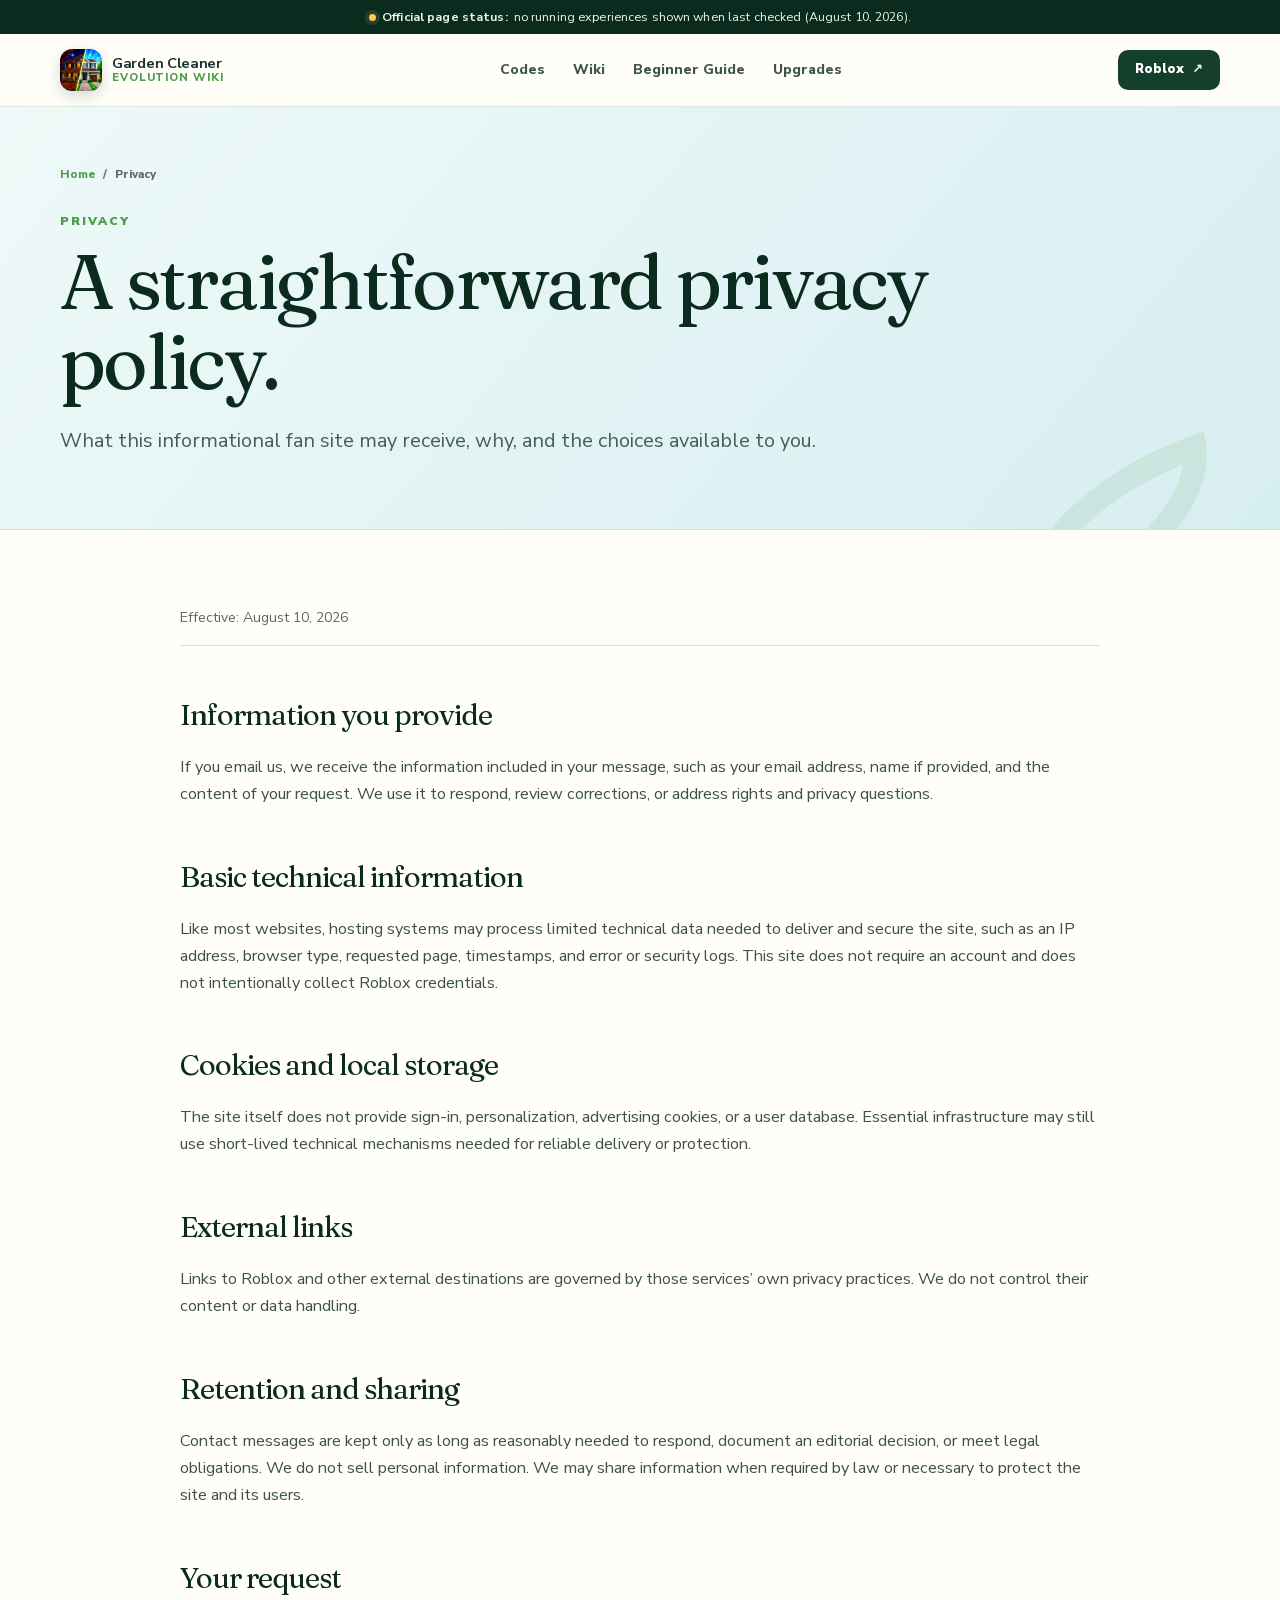
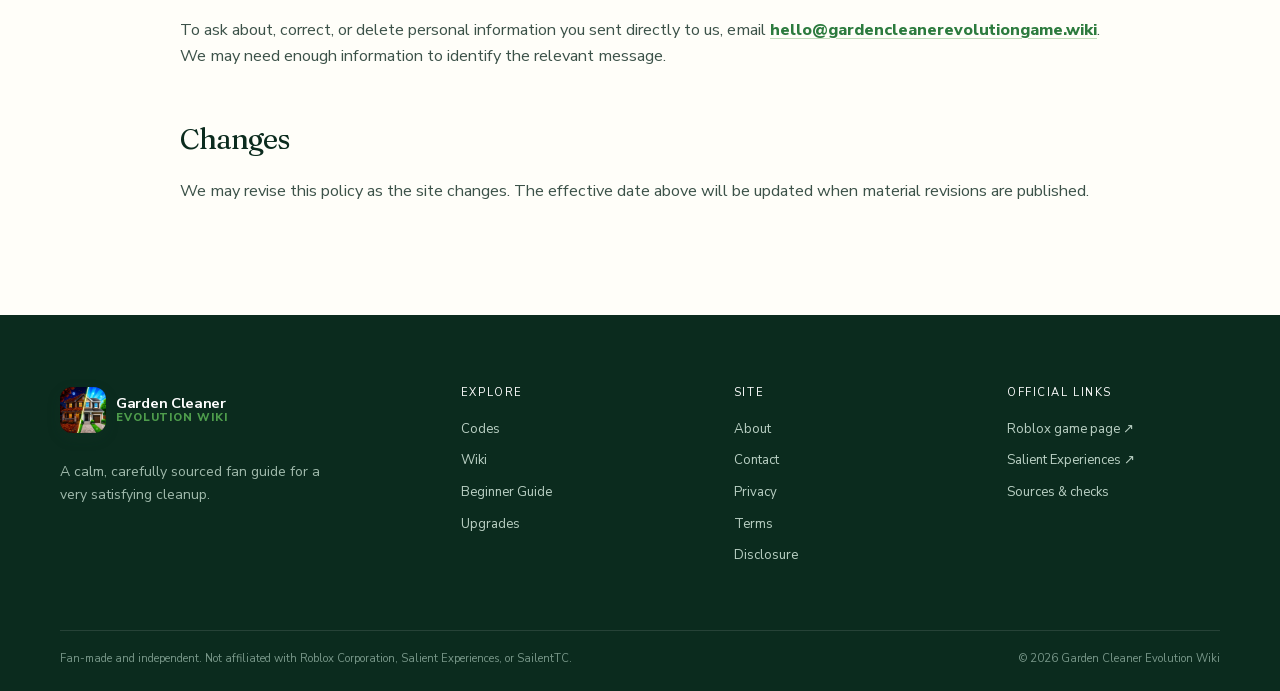
<file: privacy.html>
<!DOCTYPE html><html lang="en"><head><meta charSet="utf-8"/><meta name="viewport" content="width=device-width, initial-scale=1"/><link rel="preload" href="/_next/static/media/03bda585a99c6450-s.p.0zzh68k1~whtc.woff2" as="font" crossorigin="" type="font/woff2"/><link rel="preload" href="/_next/static/media/f141b5b7abe57afc-s.p.0-k1k9nod8chc.woff2" as="font" crossorigin="" type="font/woff2"/><link rel="stylesheet" href="/_next/static/chunks/0~fy4u8-gfw_y.css" data-precedence="next"/><link rel="preload" as="script" fetchPriority="low" href="/_next/static/chunks/01j.ef_4xi4yb.js"/><script src="/_next/static/chunks/0vyt0ww51.wy-.js" async=""></script><script src="/_next/static/chunks/0tl9d6bwp3.5a.js" async=""></script><script src="/_next/static/chunks/0lut.cfmw6o_8.js" async=""></script><script src="/_next/static/chunks/turbopack-0kl4zo~4mn8qy.js" async=""></script><script src="/_next/static/chunks/10mdu2ydrw1ms.js" async=""></script><script src="/_next/static/chunks/0qvja7sp8adtu.js" async=""></script><meta name="next-size-adjust" content=""/><title>Privacy Policy | Garden Cleaner Evolution Wiki</title><meta name="description" content="Privacy information for visitors to Garden Cleaner Evolution Wiki."/><meta name="application-name" content="Garden Cleaner Evolution Wiki"/><meta name="robots" content="index, follow"/><meta name="category" content="game guide"/><link rel="canonical" href="https://gardencleanerevolutiongame.wiki/privacy"/><meta property="og:title" content="Privacy Policy"/><meta property="og:description" content="Privacy information for visitors to Garden Cleaner Evolution Wiki."/><meta property="og:url" content="https://gardencleanerevolutiongame.wiki/privacy"/><meta property="og:site_name" content="Garden Cleaner Evolution Wiki"/><meta property="og:image" content="https://gardencleanerevolutiongame.wiki/og.png"/><meta property="og:image:width" content="1200"/><meta property="og:image:height" content="630"/><meta property="og:image:alt" content="Garden Cleaner Evolution Wiki — an independent game guide"/><meta property="og:type" content="website"/><meta name="twitter:card" content="summary_large_image"/><meta name="twitter:title" content="Privacy Policy"/><meta name="twitter:description" content="Privacy information for visitors to Garden Cleaner Evolution Wiki."/><meta name="twitter:image" content="https://gardencleanerevolutiongame.wiki/og.png"/><link rel="shortcut icon" href="/game/icon.png"/><link rel="icon" href="/game/icon.png"/><script src="/_next/static/chunks/03~yq9q893hmn.js" noModule=""></script></head><body class="nunito_sans_58c2d92a-module__X7BsOW__variable fraunces_b202e7d9-module__YSVETG__variable"><div hidden=""><!--$--><!--/$--></div><a class="skip-link" href="#main-content">Skip to content</a><script type="application/ld+json">{"@context":"https://schema.org","@type":"WebSite","name":"Garden Cleaner Evolution Wiki","alternateName":"Garden Cleaner Wiki","url":"https://gardencleanerevolutiongame.wiki","description":"An independent, fact-checked fan wiki for Garden Cleaner Evolution on Roblox, with beginner tips, upgrade guidance, codes status, and official sources.","inLanguage":"en","isAccessibleForFree":true}</script><script type="application/ld+json">{"@context":"https://schema.org","@type":"VideoGame","name":"Garden Cleaner Evolution","url":"https://www.roblox.com/games/89907728898683/Garden-Cleaner-Evolution","image":["https://gardencleanerevolutiongame.wiki/game/icon.png","https://gardencleanerevolutiongame.wiki/game/garden-cleanup.png"],"gamePlatform":"Roblox","applicationCategory":"Game","author":{"@type":"Organization","name":"Salient Experiences","url":"https://www.roblox.com/communities/999893763/Salient-Experiences"},"description":"A cozy cleaning game on Roblox where players collect leaves, restore gardens, unlock rewards and areas, find secrets, upgrade tools, complete quests and titles, and rebirth for bonuses."}</script><div class="status-strip"><div class="shell status-strip__inner"><span class="status-dot" aria-hidden="true"></span><strong>Official page status:</strong> no running experiences shown when last checked (<!-- -->August 10, 2026<!-- -->).</div></div><header class="site-header"><div class="shell nav-wrap"><a class="brand" aria-label="Garden Cleaner Evolution Wiki home" href="/"><img alt="" loading="lazy" width="42" height="42" decoding="async" data-nimg="1" style="color:transparent" src="/game/icon.png"/><span><b>Garden Cleaner</b><small>Evolution Wiki</small></span></a><nav aria-label="Main navigation"><a href="/codes">Codes</a><a href="/wiki">Wiki</a><a href="/guides/beginner">Beginner Guide</a><a href="/upgrades">Upgrades</a></nav><a class="button button--small button--dark nav-play" href="https://www.roblox.com/games/89907728898683/Garden-Cleaner-Evolution" target="_blank" rel="noopener noreferrer">Roblox <span aria-hidden="true">↗</span></a></div></header><main id="main-content"><section class="page-hero page-hero--blue"><div class="shell page-hero__inner"><div class="breadcrumbs" aria-label="Breadcrumb"><a href="/">Home</a><span aria-hidden="true">/</span><span>Privacy</span></div><p class="eyebrow">Privacy</p><h1>A straightforward privacy policy.</h1><p class="page-lede">What this informational fan site may receive, why, and the choices available to you.</p></div></section><div class="shell narrow-page prose legal-copy"><p class="updated-line">Effective: August 10, 2026</p><h2>Information you provide</h2><p>If you email us, we receive the information included in your message, such as your email address, name if provided, and the content of your request. We use it to respond, review corrections, or address rights and privacy questions.</p><h2>Basic technical information</h2><p>Like most websites, hosting systems may process limited technical data needed to deliver and secure the site, such as an IP address, browser type, requested page, timestamps, and error or security logs. This site does not require an account and does not intentionally collect Roblox credentials.</p><h2>Cookies and local storage</h2><p>The site itself does not provide sign-in, personalization, advertising cookies, or a user database. Essential infrastructure may still use short-lived technical mechanisms needed for reliable delivery or protection.</p><h2>External links</h2><p>Links to Roblox and other external destinations are governed by those services’ own privacy practices. We do not control their content or data handling.</p><h2>Retention and sharing</h2><p>Contact messages are kept only as long as reasonably needed to respond, document an editorial decision, or meet legal obligations. We do not sell personal information. We may share information when required by law or necessary to protect the site and its users.</p><h2>Your request</h2><p>To ask about, correct, or delete personal information you sent directly to us, email <a href="mailto:hello@gardencleanerevolutiongame.wiki">hello@gardencleanerevolutiongame.wiki</a>. We may need enough information to identify the relevant message.</p><h2>Changes</h2><p>We may revise this policy as the site changes. The effective date above will be updated when material revisions are published.</p></div><!--$--><!--/$--></main><footer class="site-footer"><div class="shell footer-grid"><div class="footer-intro"><a class="brand brand--footer" href="/"><img alt="" loading="lazy" width="46" height="46" decoding="async" data-nimg="1" style="color:transparent" src="/game/icon.png"/><span><b>Garden Cleaner</b><small>Evolution Wiki</small></span></a><p>A calm, carefully sourced fan guide for a very satisfying cleanup.</p></div><div><h2>Explore</h2><a href="/codes">Codes</a><a href="/wiki">Wiki</a><a href="/guides/beginner">Beginner Guide</a><a href="/upgrades">Upgrades</a></div><div><h2>Site</h2><a href="/about">About</a><a href="/contact">Contact</a><a href="/privacy">Privacy</a><a href="/terms">Terms</a><a href="/disclosure">Disclosure</a></div><div><h2>Official links</h2><a href="https://www.roblox.com/games/89907728898683/Garden-Cleaner-Evolution" target="_blank" rel="noreferrer">Roblox game page ↗</a><a href="https://www.roblox.com/communities/999893763/Salient-Experiences" target="_blank" rel="noreferrer">Salient Experiences ↗</a><a href="/sources">Sources &amp; checks</a></div></div><div class="shell footer-bottom"><p>Fan-made and independent. Not affiliated with Roblox Corporation, Salient Experiences, or SailentTC.</p><p>© 2026 Garden Cleaner Evolution Wiki</p></div></footer><script src="/_next/static/chunks/01j.ef_4xi4yb.js" id="_R_" async=""></script><script>(self.__next_f=self.__next_f||[]).push([0])</script><script>self.__next_f.push([1,"1:\"$Sreact.fragment\"\n2:I[65840,[\"/_next/static/chunks/10mdu2ydrw1ms.js\",\"/_next/static/chunks/0qvja7sp8adtu.js\"],\"\"]\n3:I[77577,[\"/_next/static/chunks/10mdu2ydrw1ms.js\",\"/_next/static/chunks/0qvja7sp8adtu.js\"],\"Image\"]\n4:I[49484,[\"/_next/static/chunks/10mdu2ydrw1ms.js\",\"/_next/static/chunks/0qvja7sp8adtu.js\"],\"default\"]\n5:I[49337,[\"/_next/static/chunks/10mdu2ydrw1ms.js\",\"/_next/static/chunks/0qvja7sp8adtu.js\"],\"default\"]\nb:I[4630,[\"/_next/static/chunks/10mdu2ydrw1ms.js\",\"/_next/static/chunks/0qvja7sp8adtu.js\"],\"default\",1]\n:HL[\"/_next/static/chunks/0~fy4u8-gfw_y.css\",\"style\"]\n:HL[\"/_next/static/media/03bda585a99c6450-s.p.0zzh68k1~whtc.woff2\",\"font\",{\"crossOrigin\":\"\",\"type\":\"font/woff2\"}]\n:HL[\"/_next/static/media/f141b5b7abe57afc-s.p.0-k1k9nod8chc.woff2\",\"font\",{\"crossOrigin\":\"\",\"type\":\"font/woff2\"}]\n"])</script><script>self.__next_f.push([1,"0:{\"P\":null,\"c\":[\"\",\"privacy\"],\"q\":\"\",\"i\":false,\"f\":[[[\"\",{\"children\":[\"privacy\",{\"children\":[\"__PAGE__\",{}]}]},\"$undefined\",\"$undefined\",16],[[\"$\",\"$1\",\"c\",{\"children\":[[[\"$\",\"link\",\"0\",{\"rel\":\"stylesheet\",\"href\":\"/_next/static/chunks/0~fy4u8-gfw_y.css\",\"precedence\":\"next\",\"crossOrigin\":\"$undefined\",\"nonce\":\"$undefined\"}],[\"$\",\"script\",\"script-0\",{\"src\":\"/_next/static/chunks/10mdu2ydrw1ms.js\",\"async\":true,\"nonce\":\"$undefined\"}],[\"$\",\"script\",\"script-1\",{\"src\":\"/_next/static/chunks/0qvja7sp8adtu.js\",\"async\":true,\"nonce\":\"$undefined\"}]],[\"$\",\"html\",null,{\"lang\":\"en\",\"children\":[\"$\",\"body\",null,{\"className\":\"nunito_sans_58c2d92a-module__X7BsOW__variable fraunces_b202e7d9-module__YSVETG__variable\",\"children\":[[\"$\",\"a\",null,{\"className\":\"skip-link\",\"href\":\"#main-content\",\"children\":\"Skip to content\"}],[\"$\",\"script\",null,{\"type\":\"application/ld+json\",\"dangerouslySetInnerHTML\":{\"__html\":\"{\\\"@context\\\":\\\"https://schema.org\\\",\\\"@type\\\":\\\"WebSite\\\",\\\"name\\\":\\\"Garden Cleaner Evolution Wiki\\\",\\\"alternateName\\\":\\\"Garden Cleaner Wiki\\\",\\\"url\\\":\\\"https://gardencleanerevolutiongame.wiki\\\",\\\"description\\\":\\\"An independent, fact-checked fan wiki for Garden Cleaner Evolution on Roblox, with beginner tips, upgrade guidance, codes status, and official sources.\\\",\\\"inLanguage\\\":\\\"en\\\",\\\"isAccessibleForFree\\\":true}\"}}],[\"$\",\"script\",null,{\"type\":\"application/ld+json\",\"dangerouslySetInnerHTML\":{\"__html\":\"{\\\"@context\\\":\\\"https://schema.org\\\",\\\"@type\\\":\\\"VideoGame\\\",\\\"name\\\":\\\"Garden Cleaner Evolution\\\",\\\"url\\\":\\\"https://www.roblox.com/games/89907728898683/Garden-Cleaner-Evolution\\\",\\\"image\\\":[\\\"https://gardencleanerevolutiongame.wiki/game/icon.png\\\",\\\"https://gardencleanerevolutiongame.wiki/game/garden-cleanup.png\\\"],\\\"gamePlatform\\\":\\\"Roblox\\\",\\\"applicationCategory\\\":\\\"Game\\\",\\\"author\\\":{\\\"@type\\\":\\\"Organization\\\",\\\"name\\\":\\\"Salient Experiences\\\",\\\"url\\\":\\\"https://www.roblox.com/communities/999893763/Salient-Experiences\\\"},\\\"description\\\":\\\"A cozy cleaning game on Roblox where players collect leaves, restore gardens, unlock rewards and areas, find secrets, upgrade tools, complete quests and titles, and rebirth for bonuses.\\\"}\"}}],[[\"$\",\"div\",null,{\"className\":\"status-strip\",\"children\":[\"$\",\"div\",null,{\"className\":\"shell status-strip__inner\",\"children\":[[\"$\",\"span\",null,{\"className\":\"status-dot\",\"aria-hidden\":\"true\"}],[\"$\",\"strong\",null,{\"children\":\"Official page status:\"}],\" no running experiences shown when last checked (\",\"August 10, 2026\",\").\"]}]}],[\"$\",\"header\",null,{\"className\":\"site-header\",\"children\":[\"$\",\"div\",null,{\"className\":\"shell nav-wrap\",\"children\":[[\"$\",\"$L2\",null,{\"className\":\"brand\",\"href\":\"/\",\"aria-label\":\"Garden Cleaner Evolution Wiki home\",\"children\":[[\"$\",\"$L3\",null,{\"src\":\"/game/icon.png\",\"width\":42,\"height\":42,\"alt\":\"\"}],[\"$\",\"span\",null,{\"children\":[[\"$\",\"b\",null,{\"children\":\"Garden Cleaner\"}],[\"$\",\"small\",null,{\"children\":\"Evolution Wiki\"}]]}]]}],[\"$\",\"nav\",null,{\"aria-label\":\"Main navigation\",\"children\":[[\"$\",\"$L2\",\"/codes\",{\"href\":\"/codes\",\"children\":\"Codes\"}],[\"$\",\"$L2\",\"/wiki\",{\"href\":\"/wiki\",\"children\":\"Wiki\"}],[\"$\",\"$L2\",\"/guides/beginner\",{\"href\":\"/guides/beginner\",\"children\":\"Beginner Guide\"}],[\"$\",\"$L2\",\"/upgrades\",{\"href\":\"/upgrades\",\"children\":\"Upgrades\"}]]}],[\"$\",\"a\",null,{\"className\":\"button button--small button--dark nav-play\",\"href\":\"https://www.roblox.com/games/89907728898683/Garden-Cleaner-Evolution\",\"target\":\"_blank\",\"rel\":\"noopener noreferrer\",\"children\":[\"Roblox \",[\"$\",\"span\",null,{\"aria-hidden\":\"true\",\"children\":\"↗\"}]]}]]}]}]],[\"$\",\"main\",null,{\"id\":\"main-content\",\"children\":[\"$\",\"$L4\",null,{\"parallelRouterKey\":\"children\",\"error\":\"$undefined\",\"errorStyles\":\"$undefined\",\"errorScripts\":\"$undefined\",\"template\":[\"$\",\"$L5\",null,{}],\"templateStyles\":\"$undefined\",\"templateScripts\":\"$undefined\",\"notFound\":[[\"$\",\"section\",null,{\"className\":\"not-found\",\"children\":[[\"$\",\"div\",null,{\"className\":\"not-found__leaf\",\"aria-hidden\":\"true\",\"children\":\"🍂\"}],[\"$\",\"p\",null,{\"className\":\"eyebrow\",\"children\":\"404 · Path not found\"}],[\"$\",\"h1\",null,{\"children\":\"This path could use a little cleanup.\"}],[\"$\",\"p\",null,{\"children\":\"The page may have moved, or the address may have a stray leaf in it.\"}],[\"$\",\"div\",null,{\"className\":\"button-row\",\"children\":[[\"$\",\"$L2\",null,{\"className\":\"button button--primary\",\"href\":\"/\",\"children\":\"Return home\"}],[\"$\",\"$L2\",null,{\"className\":\"button button--secondary\",\"href\":\"/wiki\",\"children\":\"Open the wiki\"}]]}]]}],[]],\"forbidden\":\"$undefined\",\"unauthorized\":\"$undefined\"}]}],\"$L6\"]}]}]]}],{\"children\":[\"$L7\",{\"children\":[\"$L8\",{},null,false,null]},null,false,\"$@9\"]},null,false,null],\"$La\",false]],\"m\":\"$undefined\",\"G\":[\"$b\",[\"$Lc\"]],\"S\":true,\"h\":null,\"s\":\"$undefined\",\"l\":\"$undefined\",\"p\":\"$undefined\",\"d\":\"$undefined\",\"b\":\"G4w5QN1rv7Z0tKL-FqwM4\"}\n"])</script><script>self.__next_f.push([1,"d:I[63780,[\"/_next/static/chunks/10mdu2ydrw1ms.js\",\"/_next/static/chunks/0qvja7sp8adtu.js\"],\"OutletBoundary\"]\ne:\"$Sreact.suspense\"\n11:I[63780,[\"/_next/static/chunks/10mdu2ydrw1ms.js\",\"/_next/static/chunks/0qvja7sp8adtu.js\"],\"ViewportBoundary\"]\n13:I[63780,[\"/_next/static/chunks/10mdu2ydrw1ms.js\",\"/_next/static/chunks/0qvja7sp8adtu.js\"],\"MetadataBoundary\"]\n"])</script><script>self.__next_f.push([1,"6:[\"$\",\"footer\",null,{\"className\":\"site-footer\",\"children\":[[\"$\",\"div\",null,{\"className\":\"shell footer-grid\",\"children\":[[\"$\",\"div\",null,{\"className\":\"footer-intro\",\"children\":[[\"$\",\"$L2\",null,{\"className\":\"brand brand--footer\",\"href\":\"/\",\"children\":[[\"$\",\"$L3\",null,{\"src\":\"/game/icon.png\",\"width\":46,\"height\":46,\"alt\":\"\"}],[\"$\",\"span\",null,{\"children\":[[\"$\",\"b\",null,{\"children\":\"Garden Cleaner\"}],[\"$\",\"small\",null,{\"children\":\"Evolution Wiki\"}]]}]]}],[\"$\",\"p\",null,{\"children\":\"A calm, carefully sourced fan guide for a very satisfying cleanup.\"}]]}],[\"$\",\"div\",null,{\"children\":[[\"$\",\"h2\",null,{\"children\":\"Explore\"}],[[\"$\",\"$L2\",\"/codes\",{\"href\":\"/codes\",\"children\":\"Codes\"}],[\"$\",\"$L2\",\"/wiki\",{\"href\":\"/wiki\",\"children\":\"Wiki\"}],[\"$\",\"$L2\",\"/guides/beginner\",{\"href\":\"/guides/beginner\",\"children\":\"Beginner Guide\"}],[\"$\",\"$L2\",\"/upgrades\",{\"href\":\"/upgrades\",\"children\":\"Upgrades\"}]]]}],[\"$\",\"div\",null,{\"children\":[[\"$\",\"h2\",null,{\"children\":\"Site\"}],[[\"$\",\"$L2\",\"/about\",{\"href\":\"/about\",\"children\":\"About\"}],[\"$\",\"$L2\",\"/contact\",{\"href\":\"/contact\",\"children\":\"Contact\"}],[\"$\",\"$L2\",\"/privacy\",{\"href\":\"/privacy\",\"children\":\"Privacy\"}],[\"$\",\"$L2\",\"/terms\",{\"href\":\"/terms\",\"children\":\"Terms\"}],[\"$\",\"$L2\",\"/disclosure\",{\"href\":\"/disclosure\",\"children\":\"Disclosure\"}]]]}],[\"$\",\"div\",null,{\"children\":[[\"$\",\"h2\",null,{\"children\":\"Official links\"}],[\"$\",\"a\",null,{\"href\":\"https://www.roblox.com/games/89907728898683/Garden-Cleaner-Evolution\",\"target\":\"_blank\",\"rel\":\"noreferrer\",\"children\":\"Roblox game page ↗\"}],[\"$\",\"a\",null,{\"href\":\"https://www.roblox.com/communities/999893763/Salient-Experiences\",\"target\":\"_blank\",\"rel\":\"noreferrer\",\"children\":\"Salient Experiences ↗\"}],[\"$\",\"$L2\",null,{\"href\":\"/sources\",\"children\":\"Sources \u0026 checks\"}]]}]]}],[\"$\",\"div\",null,{\"className\":\"shell footer-bottom\",\"children\":[[\"$\",\"p\",null,{\"children\":\"Fan-made and independent. Not affiliated with Roblox Corporation, Salient Experiences, or SailentTC.\"}],[\"$\",\"p\",null,{\"children\":\"© 2026 Garden Cleaner Evolution Wiki\"}]]}]]}]\n"])</script><script>self.__next_f.push([1,"7:[\"$\",\"$1\",\"c\",{\"children\":[null,[\"$\",\"$L4\",null,{\"parallelRouterKey\":\"children\",\"error\":\"$undefined\",\"errorStyles\":\"$undefined\",\"errorScripts\":\"$undefined\",\"template\":[\"$\",\"$L5\",null,{}],\"templateStyles\":\"$undefined\",\"templateScripts\":\"$undefined\",\"notFound\":\"$undefined\",\"forbidden\":\"$undefined\",\"unauthorized\":\"$undefined\"}]]}]\n"])</script><script>self.__next_f.push([1,"8:[\"$\",\"$1\",\"c\",{\"children\":[[[\"$\",\"section\",null,{\"className\":\"page-hero page-hero--blue\",\"children\":[\"$\",\"div\",null,{\"className\":\"shell page-hero__inner\",\"children\":[[\"$\",\"div\",null,{\"className\":\"breadcrumbs\",\"aria-label\":\"Breadcrumb\",\"children\":[[\"$\",\"$L2\",null,{\"href\":\"/\",\"children\":\"Home\"}],[\"$\",\"span\",null,{\"aria-hidden\":\"true\",\"children\":\"/\"}],[\"$\",\"span\",null,{\"children\":\"Privacy\"}]]}],[\"$\",\"p\",null,{\"className\":\"eyebrow\",\"children\":\"Privacy\"}],[\"$\",\"h1\",null,{\"children\":\"A straightforward privacy policy.\"}],[\"$\",\"p\",null,{\"className\":\"page-lede\",\"children\":\"What this informational fan site may receive, why, and the choices available to you.\"}]]}]}],[\"$\",\"div\",null,{\"className\":\"shell narrow-page prose legal-copy\",\"children\":[[\"$\",\"p\",null,{\"className\":\"updated-line\",\"children\":\"Effective: August 10, 2026\"}],[\"$\",\"h2\",null,{\"children\":\"Information you provide\"}],[\"$\",\"p\",null,{\"children\":\"If you email us, we receive the information included in your message, such as your email address, name if provided, and the content of your request. We use it to respond, review corrections, or address rights and privacy questions.\"}],[\"$\",\"h2\",null,{\"children\":\"Basic technical information\"}],[\"$\",\"p\",null,{\"children\":\"Like most websites, hosting systems may process limited technical data needed to deliver and secure the site, such as an IP address, browser type, requested page, timestamps, and error or security logs. This site does not require an account and does not intentionally collect Roblox credentials.\"}],[\"$\",\"h2\",null,{\"children\":\"Cookies and local storage\"}],[\"$\",\"p\",null,{\"children\":\"The site itself does not provide sign-in, personalization, advertising cookies, or a user database. Essential infrastructure may still use short-lived technical mechanisms needed for reliable delivery or protection.\"}],[\"$\",\"h2\",null,{\"children\":\"External links\"}],[\"$\",\"p\",null,{\"children\":\"Links to Roblox and other external destinations are governed by those services’ own privacy practices. We do not control their content or data handling.\"}],[\"$\",\"h2\",null,{\"children\":\"Retention and sharing\"}],[\"$\",\"p\",null,{\"children\":\"Contact messages are kept only as long as reasonably needed to respond, document an editorial decision, or meet legal obligations. We do not sell personal information. We may share information when required by law or necessary to protect the site and its users.\"}],[\"$\",\"h2\",null,{\"children\":\"Your request\"}],[\"$\",\"p\",null,{\"children\":[\"To ask about, correct, or delete personal information you sent directly to us, email \",[\"$\",\"a\",null,{\"href\":\"mailto:hello@gardencleanerevolutiongame.wiki\",\"children\":\"hello@gardencleanerevolutiongame.wiki\"}],\". We may need enough information to identify the relevant message.\"]}],[\"$\",\"h2\",null,{\"children\":\"Changes\"}],[\"$\",\"p\",null,{\"children\":\"We may revise this policy as the site changes. The effective date above will be updated when material revisions are published.\"}]]}]],null,[\"$\",\"$Ld\",null,{\"children\":[\"$\",\"$e\",null,{\"name\":\"Next.MetadataOutlet\",\"children\":\"$@f\"}]}]]}]\n"])</script><script>self.__next_f.push([1,"10:[]\n9:\"$W10\"\na:[\"$\",\"$1\",\"h\",{\"children\":[null,[\"$\",\"$L11\",null,{\"children\":\"$L12\"}],[\"$\",\"div\",null,{\"hidden\":true,\"children\":[\"$\",\"$L13\",null,{\"children\":[\"$\",\"$e\",null,{\"name\":\"Next.Metadata\",\"children\":\"$L14\"}]}]}],[\"$\",\"meta\",null,{\"name\":\"next-size-adjust\",\"content\":\"\"}]]}]\nc:[\"$\",\"link\",\"0\",{\"rel\":\"stylesheet\",\"href\":\"/_next/static/chunks/0~fy4u8-gfw_y.css\",\"precedence\":\"next\",\"crossOrigin\":\"$undefined\",\"nonce\":\"$undefined\"}]\n"])</script><script>self.__next_f.push([1,"12:[[\"$\",\"meta\",\"0\",{\"charSet\":\"utf-8\"}],[\"$\",\"meta\",\"1\",{\"name\":\"viewport\",\"content\":\"width=device-width, initial-scale=1\"}]]\n"])</script><script>self.__next_f.push([1,"15:I[71895,[\"/_next/static/chunks/10mdu2ydrw1ms.js\",\"/_next/static/chunks/0qvja7sp8adtu.js\"],\"IconMark\"]\nf:null\n"])</script><script>self.__next_f.push([1,"14:[[\"$\",\"title\",\"0\",{\"children\":\"Privacy Policy | Garden Cleaner Evolution Wiki\"}],[\"$\",\"meta\",\"1\",{\"name\":\"description\",\"content\":\"Privacy information for visitors to Garden Cleaner Evolution Wiki.\"}],[\"$\",\"meta\",\"2\",{\"name\":\"application-name\",\"content\":\"Garden Cleaner Evolution Wiki\"}],[\"$\",\"meta\",\"3\",{\"name\":\"robots\",\"content\":\"index, follow\"}],[\"$\",\"meta\",\"4\",{\"name\":\"category\",\"content\":\"game guide\"}],[\"$\",\"link\",\"5\",{\"rel\":\"canonical\",\"href\":\"https://gardencleanerevolutiongame.wiki/privacy\"}],[\"$\",\"meta\",\"6\",{\"property\":\"og:title\",\"content\":\"Privacy Policy\"}],[\"$\",\"meta\",\"7\",{\"property\":\"og:description\",\"content\":\"Privacy information for visitors to Garden Cleaner Evolution Wiki.\"}],[\"$\",\"meta\",\"8\",{\"property\":\"og:url\",\"content\":\"https://gardencleanerevolutiongame.wiki/privacy\"}],[\"$\",\"meta\",\"9\",{\"property\":\"og:site_name\",\"content\":\"Garden Cleaner Evolution Wiki\"}],[\"$\",\"meta\",\"10\",{\"property\":\"og:image\",\"content\":\"https://gardencleanerevolutiongame.wiki/og.png\"}],[\"$\",\"meta\",\"11\",{\"property\":\"og:image:width\",\"content\":\"1200\"}],[\"$\",\"meta\",\"12\",{\"property\":\"og:image:height\",\"content\":\"630\"}],[\"$\",\"meta\",\"13\",{\"property\":\"og:image:alt\",\"content\":\"Garden Cleaner Evolution Wiki — an independent game guide\"}],[\"$\",\"meta\",\"14\",{\"property\":\"og:type\",\"content\":\"website\"}],[\"$\",\"meta\",\"15\",{\"name\":\"twitter:card\",\"content\":\"summary_large_image\"}],[\"$\",\"meta\",\"16\",{\"name\":\"twitter:title\",\"content\":\"Privacy Policy\"}],[\"$\",\"meta\",\"17\",{\"name\":\"twitter:description\",\"content\":\"Privacy information for visitors to Garden Cleaner Evolution Wiki.\"}],[\"$\",\"meta\",\"18\",{\"name\":\"twitter:image\",\"content\":\"https://gardencleanerevolutiongame.wiki/og.png\"}],[\"$\",\"link\",\"19\",{\"rel\":\"shortcut icon\",\"href\":\"/game/icon.png\"}],[\"$\",\"link\",\"20\",{\"rel\":\"icon\",\"href\":\"/game/icon.png\"}],[\"$\",\"$L15\",\"21\",{}]]\n"])</script></body></html>
</file>
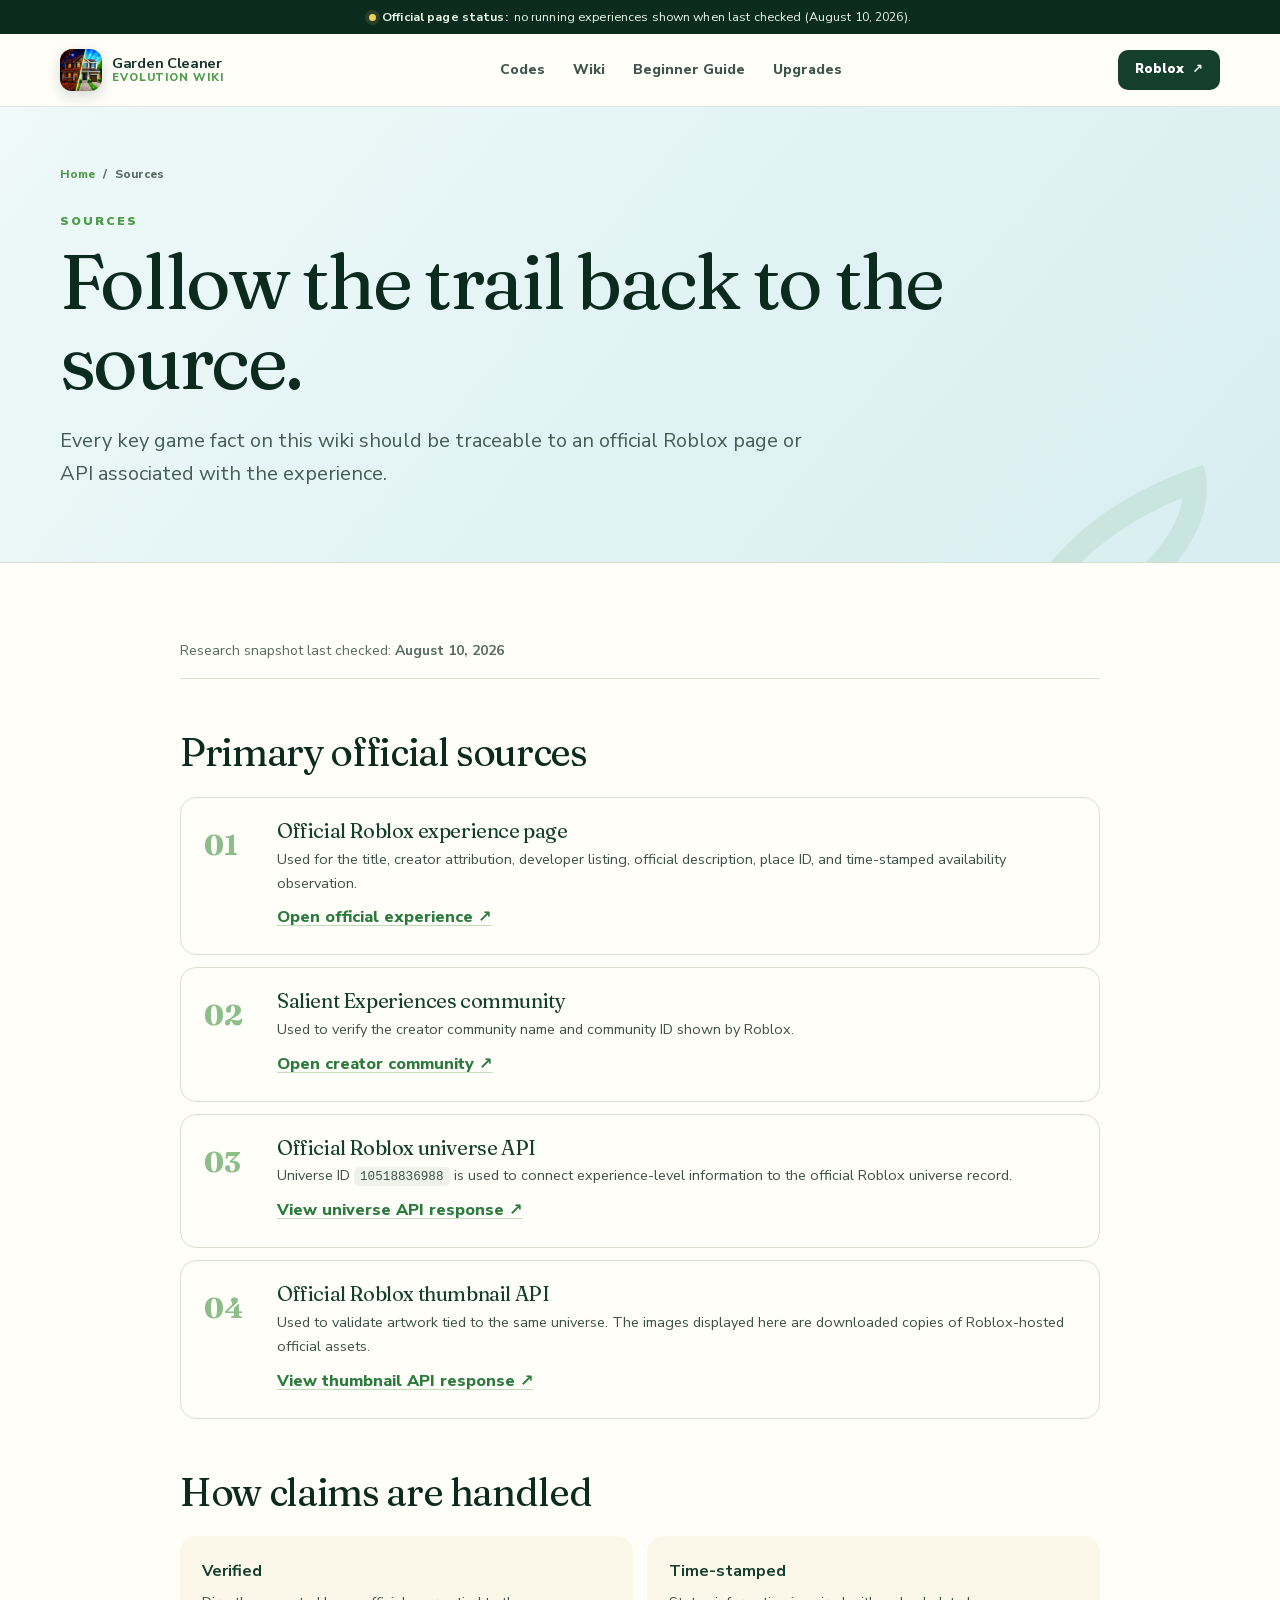
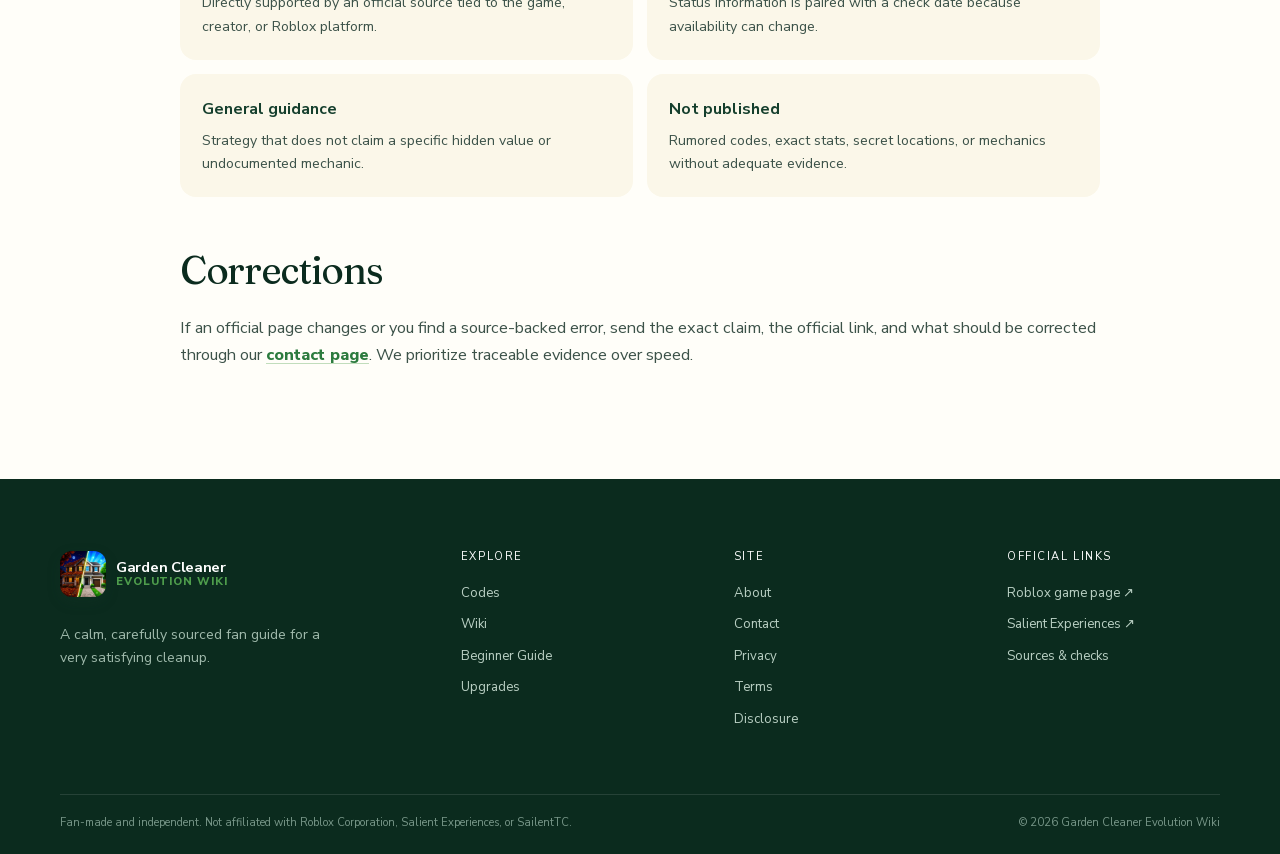
<file: sources.html>
<!DOCTYPE html><html lang="en"><head><meta charSet="utf-8"/><meta name="viewport" content="width=device-width, initial-scale=1"/><link rel="preload" href="/_next/static/media/03bda585a99c6450-s.p.0zzh68k1~whtc.woff2" as="font" crossorigin="" type="font/woff2"/><link rel="preload" href="/_next/static/media/f141b5b7abe57afc-s.p.0-k1k9nod8chc.woff2" as="font" crossorigin="" type="font/woff2"/><link rel="stylesheet" href="/_next/static/chunks/0~fy4u8-gfw_y.css" data-precedence="next"/><link rel="preload" as="script" fetchPriority="low" href="/_next/static/chunks/01j.ef_4xi4yb.js"/><script src="/_next/static/chunks/0vyt0ww51.wy-.js" async=""></script><script src="/_next/static/chunks/0tl9d6bwp3.5a.js" async=""></script><script src="/_next/static/chunks/0lut.cfmw6o_8.js" async=""></script><script src="/_next/static/chunks/turbopack-0kl4zo~4mn8qy.js" async=""></script><script src="/_next/static/chunks/10mdu2ydrw1ms.js" async=""></script><script src="/_next/static/chunks/0qvja7sp8adtu.js" async=""></script><meta name="next-size-adjust" content=""/><title>Official Sources &amp; Verification Policy | Garden Cleaner Evolution Wiki</title><meta name="description" content="Official Roblox sources and the verification policy used by this independent fan wiki."/><meta name="application-name" content="Garden Cleaner Evolution Wiki"/><meta name="robots" content="index, follow"/><meta name="category" content="game guide"/><link rel="canonical" href="https://gardencleanerevolutiongame.wiki/sources"/><meta property="og:title" content="Official Sources &amp; Verification Policy"/><meta property="og:description" content="Official Roblox sources and the verification policy used by this independent fan wiki."/><meta property="og:url" content="https://gardencleanerevolutiongame.wiki/sources"/><meta property="og:site_name" content="Garden Cleaner Evolution Wiki"/><meta property="og:image" content="https://gardencleanerevolutiongame.wiki/og.png"/><meta property="og:image:width" content="1200"/><meta property="og:image:height" content="630"/><meta property="og:image:alt" content="Garden Cleaner Evolution Wiki — an independent game guide"/><meta property="og:type" content="website"/><meta name="twitter:card" content="summary_large_image"/><meta name="twitter:title" content="Official Sources &amp; Verification Policy"/><meta name="twitter:description" content="Official Roblox sources and the verification policy used by this independent fan wiki."/><meta name="twitter:image" content="https://gardencleanerevolutiongame.wiki/og.png"/><link rel="shortcut icon" href="/game/icon.png"/><link rel="icon" href="/game/icon.png"/><script src="/_next/static/chunks/03~yq9q893hmn.js" noModule=""></script></head><body class="nunito_sans_58c2d92a-module__X7BsOW__variable fraunces_b202e7d9-module__YSVETG__variable"><div hidden=""><!--$--><!--/$--></div><a class="skip-link" href="#main-content">Skip to content</a><script type="application/ld+json">{"@context":"https://schema.org","@type":"WebSite","name":"Garden Cleaner Evolution Wiki","alternateName":"Garden Cleaner Wiki","url":"https://gardencleanerevolutiongame.wiki","description":"An independent, fact-checked fan wiki for Garden Cleaner Evolution on Roblox, with beginner tips, upgrade guidance, codes status, and official sources.","inLanguage":"en","isAccessibleForFree":true}</script><script type="application/ld+json">{"@context":"https://schema.org","@type":"VideoGame","name":"Garden Cleaner Evolution","url":"https://www.roblox.com/games/89907728898683/Garden-Cleaner-Evolution","image":["https://gardencleanerevolutiongame.wiki/game/icon.png","https://gardencleanerevolutiongame.wiki/game/garden-cleanup.png"],"gamePlatform":"Roblox","applicationCategory":"Game","author":{"@type":"Organization","name":"Salient Experiences","url":"https://www.roblox.com/communities/999893763/Salient-Experiences"},"description":"A cozy cleaning game on Roblox where players collect leaves, restore gardens, unlock rewards and areas, find secrets, upgrade tools, complete quests and titles, and rebirth for bonuses."}</script><div class="status-strip"><div class="shell status-strip__inner"><span class="status-dot" aria-hidden="true"></span><strong>Official page status:</strong> no running experiences shown when last checked (<!-- -->August 10, 2026<!-- -->).</div></div><header class="site-header"><div class="shell nav-wrap"><a class="brand" aria-label="Garden Cleaner Evolution Wiki home" href="/"><img alt="" loading="lazy" width="42" height="42" decoding="async" data-nimg="1" style="color:transparent" src="/game/icon.png"/><span><b>Garden Cleaner</b><small>Evolution Wiki</small></span></a><nav aria-label="Main navigation"><a href="/codes">Codes</a><a href="/wiki">Wiki</a><a href="/guides/beginner">Beginner Guide</a><a href="/upgrades">Upgrades</a></nav><a class="button button--small button--dark nav-play" href="https://www.roblox.com/games/89907728898683/Garden-Cleaner-Evolution" target="_blank" rel="noopener noreferrer">Roblox <span aria-hidden="true">↗</span></a></div></header><main id="main-content"><section class="page-hero page-hero--blue"><div class="shell page-hero__inner"><div class="breadcrumbs" aria-label="Breadcrumb"><a href="/">Home</a><span aria-hidden="true">/</span><span>Sources</span></div><p class="eyebrow">Sources</p><h1>Follow the trail back to the source.</h1><p class="page-lede">Every key game fact on this wiki should be traceable to an official Roblox page or API associated with the experience.</p></div></section><div class="shell narrow-page prose"><p class="updated-line">Research snapshot last checked: <strong>August 10, 2026</strong></p><h2>Primary official sources</h2><div class="source-list"><article><span>01</span><div><h3>Official Roblox experience page</h3><p>Used for the title, creator attribution, developer listing, official description, place ID, and time-stamped availability observation.</p><a href="https://www.roblox.com/games/89907728898683/Garden-Cleaner-Evolution" target="_blank" rel="noreferrer">Open official experience ↗</a></div></article><article><span>02</span><div><h3>Salient Experiences community</h3><p>Used to verify the creator community name and community ID shown by Roblox.</p><a href="https://www.roblox.com/communities/999893763/Salient-Experiences" target="_blank" rel="noreferrer">Open creator community ↗</a></div></article><article><span>03</span><div><h3>Official Roblox universe API</h3><p>Universe ID <code>10518836988</code> is used to connect experience-level information to the official Roblox universe record.</p><a href="https://games.roblox.com/v1/games?universeIds=10518836988" target="_blank" rel="noreferrer">View universe API response ↗</a></div></article><article><span>04</span><div><h3>Official Roblox thumbnail API</h3><p>Used to validate artwork tied to the same universe. The images displayed here are downloaded copies of Roblox-hosted official assets.</p><a href="https://thumbnails.roblox.com/v1/games/multiget/thumbnails?universeIds=10518836988&amp;countPerUniverse=10&amp;defaults=true&amp;size=768x432&amp;format=Png&amp;isCircular=false" target="_blank" rel="noreferrer">View thumbnail API response ↗</a></div></article></div><h2>How claims are handled</h2><div class="policy-grid"><article><strong>Verified</strong><p>Directly supported by an official source tied to the game, creator, or Roblox platform.</p></article><article><strong>Time-stamped</strong><p>Status information is paired with a check date because availability can change.</p></article><article><strong>General guidance</strong><p>Strategy that does not claim a specific hidden value or undocumented mechanic.</p></article><article><strong>Not published</strong><p>Rumored codes, exact stats, secret locations, or mechanics without adequate evidence.</p></article></div><h2>Corrections</h2><p>If an official page changes or you find a source-backed error, send the exact claim, the official link, and what should be corrected through our <a href="/contact">contact page</a>. We prioritize traceable evidence over speed.</p></div><!--$--><!--/$--></main><footer class="site-footer"><div class="shell footer-grid"><div class="footer-intro"><a class="brand brand--footer" href="/"><img alt="" loading="lazy" width="46" height="46" decoding="async" data-nimg="1" style="color:transparent" src="/game/icon.png"/><span><b>Garden Cleaner</b><small>Evolution Wiki</small></span></a><p>A calm, carefully sourced fan guide for a very satisfying cleanup.</p></div><div><h2>Explore</h2><a href="/codes">Codes</a><a href="/wiki">Wiki</a><a href="/guides/beginner">Beginner Guide</a><a href="/upgrades">Upgrades</a></div><div><h2>Site</h2><a href="/about">About</a><a href="/contact">Contact</a><a href="/privacy">Privacy</a><a href="/terms">Terms</a><a href="/disclosure">Disclosure</a></div><div><h2>Official links</h2><a href="https://www.roblox.com/games/89907728898683/Garden-Cleaner-Evolution" target="_blank" rel="noreferrer">Roblox game page ↗</a><a href="https://www.roblox.com/communities/999893763/Salient-Experiences" target="_blank" rel="noreferrer">Salient Experiences ↗</a><a href="/sources">Sources &amp; checks</a></div></div><div class="shell footer-bottom"><p>Fan-made and independent. Not affiliated with Roblox Corporation, Salient Experiences, or SailentTC.</p><p>© 2026 Garden Cleaner Evolution Wiki</p></div></footer><script src="/_next/static/chunks/01j.ef_4xi4yb.js" id="_R_" async=""></script><script>(self.__next_f=self.__next_f||[]).push([0])</script><script>self.__next_f.push([1,"1:\"$Sreact.fragment\"\n2:I[65840,[\"/_next/static/chunks/10mdu2ydrw1ms.js\",\"/_next/static/chunks/0qvja7sp8adtu.js\"],\"\"]\n3:I[77577,[\"/_next/static/chunks/10mdu2ydrw1ms.js\",\"/_next/static/chunks/0qvja7sp8adtu.js\"],\"Image\"]\n4:I[49484,[\"/_next/static/chunks/10mdu2ydrw1ms.js\",\"/_next/static/chunks/0qvja7sp8adtu.js\"],\"default\"]\n5:I[49337,[\"/_next/static/chunks/10mdu2ydrw1ms.js\",\"/_next/static/chunks/0qvja7sp8adtu.js\"],\"default\"]\nb:I[4630,[\"/_next/static/chunks/10mdu2ydrw1ms.js\",\"/_next/static/chunks/0qvja7sp8adtu.js\"],\"default\",1]\n:HL[\"/_next/static/chunks/0~fy4u8-gfw_y.css\",\"style\"]\n:HL[\"/_next/static/media/03bda585a99c6450-s.p.0zzh68k1~whtc.woff2\",\"font\",{\"crossOrigin\":\"\",\"type\":\"font/woff2\"}]\n:HL[\"/_next/static/media/f141b5b7abe57afc-s.p.0-k1k9nod8chc.woff2\",\"font\",{\"crossOrigin\":\"\",\"type\":\"font/woff2\"}]\n"])</script><script>self.__next_f.push([1,"0:{\"P\":null,\"c\":[\"\",\"sources\"],\"q\":\"\",\"i\":false,\"f\":[[[\"\",{\"children\":[\"sources\",{\"children\":[\"__PAGE__\",{}]}]},\"$undefined\",\"$undefined\",16],[[\"$\",\"$1\",\"c\",{\"children\":[[[\"$\",\"link\",\"0\",{\"rel\":\"stylesheet\",\"href\":\"/_next/static/chunks/0~fy4u8-gfw_y.css\",\"precedence\":\"next\",\"crossOrigin\":\"$undefined\",\"nonce\":\"$undefined\"}],[\"$\",\"script\",\"script-0\",{\"src\":\"/_next/static/chunks/10mdu2ydrw1ms.js\",\"async\":true,\"nonce\":\"$undefined\"}],[\"$\",\"script\",\"script-1\",{\"src\":\"/_next/static/chunks/0qvja7sp8adtu.js\",\"async\":true,\"nonce\":\"$undefined\"}]],[\"$\",\"html\",null,{\"lang\":\"en\",\"children\":[\"$\",\"body\",null,{\"className\":\"nunito_sans_58c2d92a-module__X7BsOW__variable fraunces_b202e7d9-module__YSVETG__variable\",\"children\":[[\"$\",\"a\",null,{\"className\":\"skip-link\",\"href\":\"#main-content\",\"children\":\"Skip to content\"}],[\"$\",\"script\",null,{\"type\":\"application/ld+json\",\"dangerouslySetInnerHTML\":{\"__html\":\"{\\\"@context\\\":\\\"https://schema.org\\\",\\\"@type\\\":\\\"WebSite\\\",\\\"name\\\":\\\"Garden Cleaner Evolution Wiki\\\",\\\"alternateName\\\":\\\"Garden Cleaner Wiki\\\",\\\"url\\\":\\\"https://gardencleanerevolutiongame.wiki\\\",\\\"description\\\":\\\"An independent, fact-checked fan wiki for Garden Cleaner Evolution on Roblox, with beginner tips, upgrade guidance, codes status, and official sources.\\\",\\\"inLanguage\\\":\\\"en\\\",\\\"isAccessibleForFree\\\":true}\"}}],[\"$\",\"script\",null,{\"type\":\"application/ld+json\",\"dangerouslySetInnerHTML\":{\"__html\":\"{\\\"@context\\\":\\\"https://schema.org\\\",\\\"@type\\\":\\\"VideoGame\\\",\\\"name\\\":\\\"Garden Cleaner Evolution\\\",\\\"url\\\":\\\"https://www.roblox.com/games/89907728898683/Garden-Cleaner-Evolution\\\",\\\"image\\\":[\\\"https://gardencleanerevolutiongame.wiki/game/icon.png\\\",\\\"https://gardencleanerevolutiongame.wiki/game/garden-cleanup.png\\\"],\\\"gamePlatform\\\":\\\"Roblox\\\",\\\"applicationCategory\\\":\\\"Game\\\",\\\"author\\\":{\\\"@type\\\":\\\"Organization\\\",\\\"name\\\":\\\"Salient Experiences\\\",\\\"url\\\":\\\"https://www.roblox.com/communities/999893763/Salient-Experiences\\\"},\\\"description\\\":\\\"A cozy cleaning game on Roblox where players collect leaves, restore gardens, unlock rewards and areas, find secrets, upgrade tools, complete quests and titles, and rebirth for bonuses.\\\"}\"}}],[[\"$\",\"div\",null,{\"className\":\"status-strip\",\"children\":[\"$\",\"div\",null,{\"className\":\"shell status-strip__inner\",\"children\":[[\"$\",\"span\",null,{\"className\":\"status-dot\",\"aria-hidden\":\"true\"}],[\"$\",\"strong\",null,{\"children\":\"Official page status:\"}],\" no running experiences shown when last checked (\",\"August 10, 2026\",\").\"]}]}],[\"$\",\"header\",null,{\"className\":\"site-header\",\"children\":[\"$\",\"div\",null,{\"className\":\"shell nav-wrap\",\"children\":[[\"$\",\"$L2\",null,{\"className\":\"brand\",\"href\":\"/\",\"aria-label\":\"Garden Cleaner Evolution Wiki home\",\"children\":[[\"$\",\"$L3\",null,{\"src\":\"/game/icon.png\",\"width\":42,\"height\":42,\"alt\":\"\"}],[\"$\",\"span\",null,{\"children\":[[\"$\",\"b\",null,{\"children\":\"Garden Cleaner\"}],[\"$\",\"small\",null,{\"children\":\"Evolution Wiki\"}]]}]]}],[\"$\",\"nav\",null,{\"aria-label\":\"Main navigation\",\"children\":[[\"$\",\"$L2\",\"/codes\",{\"href\":\"/codes\",\"children\":\"Codes\"}],[\"$\",\"$L2\",\"/wiki\",{\"href\":\"/wiki\",\"children\":\"Wiki\"}],[\"$\",\"$L2\",\"/guides/beginner\",{\"href\":\"/guides/beginner\",\"children\":\"Beginner Guide\"}],[\"$\",\"$L2\",\"/upgrades\",{\"href\":\"/upgrades\",\"children\":\"Upgrades\"}]]}],[\"$\",\"a\",null,{\"className\":\"button button--small button--dark nav-play\",\"href\":\"https://www.roblox.com/games/89907728898683/Garden-Cleaner-Evolution\",\"target\":\"_blank\",\"rel\":\"noopener noreferrer\",\"children\":[\"Roblox \",[\"$\",\"span\",null,{\"aria-hidden\":\"true\",\"children\":\"↗\"}]]}]]}]}]],[\"$\",\"main\",null,{\"id\":\"main-content\",\"children\":[\"$\",\"$L4\",null,{\"parallelRouterKey\":\"children\",\"error\":\"$undefined\",\"errorStyles\":\"$undefined\",\"errorScripts\":\"$undefined\",\"template\":[\"$\",\"$L5\",null,{}],\"templateStyles\":\"$undefined\",\"templateScripts\":\"$undefined\",\"notFound\":[[\"$\",\"section\",null,{\"className\":\"not-found\",\"children\":[[\"$\",\"div\",null,{\"className\":\"not-found__leaf\",\"aria-hidden\":\"true\",\"children\":\"🍂\"}],[\"$\",\"p\",null,{\"className\":\"eyebrow\",\"children\":\"404 · Path not found\"}],[\"$\",\"h1\",null,{\"children\":\"This path could use a little cleanup.\"}],[\"$\",\"p\",null,{\"children\":\"The page may have moved, or the address may have a stray leaf in it.\"}],[\"$\",\"div\",null,{\"className\":\"button-row\",\"children\":[[\"$\",\"$L2\",null,{\"className\":\"button button--primary\",\"href\":\"/\",\"children\":\"Return home\"}],[\"$\",\"$L2\",null,{\"className\":\"button button--secondary\",\"href\":\"/wiki\",\"children\":\"Open the wiki\"}]]}]]}],[]],\"forbidden\":\"$undefined\",\"unauthorized\":\"$undefined\"}]}],\"$L6\"]}]}]]}],{\"children\":[\"$L7\",{\"children\":[\"$L8\",{},null,false,null]},null,false,\"$@9\"]},null,false,null],\"$La\",false]],\"m\":\"$undefined\",\"G\":[\"$b\",[\"$Lc\"]],\"S\":true,\"h\":null,\"s\":\"$undefined\",\"l\":\"$undefined\",\"p\":\"$undefined\",\"d\":\"$undefined\",\"b\":\"G4w5QN1rv7Z0tKL-FqwM4\"}\n"])</script><script>self.__next_f.push([1,"d:I[63780,[\"/_next/static/chunks/10mdu2ydrw1ms.js\",\"/_next/static/chunks/0qvja7sp8adtu.js\"],\"OutletBoundary\"]\n10:I[63780,[\"/_next/static/chunks/10mdu2ydrw1ms.js\",\"/_next/static/chunks/0qvja7sp8adtu.js\"],\"ViewportBoundary\"]\n12:I[63780,[\"/_next/static/chunks/10mdu2ydrw1ms.js\",\"/_next/static/chunks/0qvja7sp8adtu.js\"],\"MetadataBoundary\"]\n13:\"$Sreact.suspense\"\n"])</script><script>self.__next_f.push([1,"6:[\"$\",\"footer\",null,{\"className\":\"site-footer\",\"children\":[[\"$\",\"div\",null,{\"className\":\"shell footer-grid\",\"children\":[[\"$\",\"div\",null,{\"className\":\"footer-intro\",\"children\":[[\"$\",\"$L2\",null,{\"className\":\"brand brand--footer\",\"href\":\"/\",\"children\":[[\"$\",\"$L3\",null,{\"src\":\"/game/icon.png\",\"width\":46,\"height\":46,\"alt\":\"\"}],[\"$\",\"span\",null,{\"children\":[[\"$\",\"b\",null,{\"children\":\"Garden Cleaner\"}],[\"$\",\"small\",null,{\"children\":\"Evolution Wiki\"}]]}]]}],[\"$\",\"p\",null,{\"children\":\"A calm, carefully sourced fan guide for a very satisfying cleanup.\"}]]}],[\"$\",\"div\",null,{\"children\":[[\"$\",\"h2\",null,{\"children\":\"Explore\"}],[[\"$\",\"$L2\",\"/codes\",{\"href\":\"/codes\",\"children\":\"Codes\"}],[\"$\",\"$L2\",\"/wiki\",{\"href\":\"/wiki\",\"children\":\"Wiki\"}],[\"$\",\"$L2\",\"/guides/beginner\",{\"href\":\"/guides/beginner\",\"children\":\"Beginner Guide\"}],[\"$\",\"$L2\",\"/upgrades\",{\"href\":\"/upgrades\",\"children\":\"Upgrades\"}]]]}],[\"$\",\"div\",null,{\"children\":[[\"$\",\"h2\",null,{\"children\":\"Site\"}],[[\"$\",\"$L2\",\"/about\",{\"href\":\"/about\",\"children\":\"About\"}],[\"$\",\"$L2\",\"/contact\",{\"href\":\"/contact\",\"children\":\"Contact\"}],[\"$\",\"$L2\",\"/privacy\",{\"href\":\"/privacy\",\"children\":\"Privacy\"}],[\"$\",\"$L2\",\"/terms\",{\"href\":\"/terms\",\"children\":\"Terms\"}],[\"$\",\"$L2\",\"/disclosure\",{\"href\":\"/disclosure\",\"children\":\"Disclosure\"}]]]}],[\"$\",\"div\",null,{\"children\":[[\"$\",\"h2\",null,{\"children\":\"Official links\"}],[\"$\",\"a\",null,{\"href\":\"https://www.roblox.com/games/89907728898683/Garden-Cleaner-Evolution\",\"target\":\"_blank\",\"rel\":\"noreferrer\",\"children\":\"Roblox game page ↗\"}],[\"$\",\"a\",null,{\"href\":\"https://www.roblox.com/communities/999893763/Salient-Experiences\",\"target\":\"_blank\",\"rel\":\"noreferrer\",\"children\":\"Salient Experiences ↗\"}],[\"$\",\"$L2\",null,{\"href\":\"/sources\",\"children\":\"Sources \u0026 checks\"}]]}]]}],[\"$\",\"div\",null,{\"className\":\"shell footer-bottom\",\"children\":[[\"$\",\"p\",null,{\"children\":\"Fan-made and independent. Not affiliated with Roblox Corporation, Salient Experiences, or SailentTC.\"}],[\"$\",\"p\",null,{\"children\":\"© 2026 Garden Cleaner Evolution Wiki\"}]]}]]}]\n"])</script><script>self.__next_f.push([1,"7:[\"$\",\"$1\",\"c\",{\"children\":[null,[\"$\",\"$L4\",null,{\"parallelRouterKey\":\"children\",\"error\":\"$undefined\",\"errorStyles\":\"$undefined\",\"errorScripts\":\"$undefined\",\"template\":[\"$\",\"$L5\",null,{}],\"templateStyles\":\"$undefined\",\"templateScripts\":\"$undefined\",\"notFound\":\"$undefined\",\"forbidden\":\"$undefined\",\"unauthorized\":\"$undefined\"}]]}]\n"])</script><script>self.__next_f.push([1,"8:[\"$\",\"$1\",\"c\",{\"children\":[[[\"$\",\"section\",null,{\"className\":\"page-hero page-hero--blue\",\"children\":[\"$\",\"div\",null,{\"className\":\"shell page-hero__inner\",\"children\":[[\"$\",\"div\",null,{\"className\":\"breadcrumbs\",\"aria-label\":\"Breadcrumb\",\"children\":[[\"$\",\"$L2\",null,{\"href\":\"/\",\"children\":\"Home\"}],[\"$\",\"span\",null,{\"aria-hidden\":\"true\",\"children\":\"/\"}],[\"$\",\"span\",null,{\"children\":\"Sources\"}]]}],[\"$\",\"p\",null,{\"className\":\"eyebrow\",\"children\":\"Sources\"}],[\"$\",\"h1\",null,{\"children\":\"Follow the trail back to the source.\"}],[\"$\",\"p\",null,{\"className\":\"page-lede\",\"children\":\"Every key game fact on this wiki should be traceable to an official Roblox page or API associated with the experience.\"}]]}]}],[\"$\",\"div\",null,{\"className\":\"shell narrow-page prose\",\"children\":[[\"$\",\"p\",null,{\"className\":\"updated-line\",\"children\":[\"Research snapshot last checked: \",[\"$\",\"strong\",null,{\"children\":\"August 10, 2026\"}]]}],[\"$\",\"h2\",null,{\"children\":\"Primary official sources\"}],[\"$\",\"div\",null,{\"className\":\"source-list\",\"children\":[[\"$\",\"article\",null,{\"children\":[[\"$\",\"span\",null,{\"children\":\"01\"}],[\"$\",\"div\",null,{\"children\":[[\"$\",\"h3\",null,{\"children\":\"Official Roblox experience page\"}],[\"$\",\"p\",null,{\"children\":\"Used for the title, creator attribution, developer listing, official description, place ID, and time-stamped availability observation.\"}],[\"$\",\"a\",null,{\"href\":\"https://www.roblox.com/games/89907728898683/Garden-Cleaner-Evolution\",\"target\":\"_blank\",\"rel\":\"noreferrer\",\"children\":\"Open official experience ↗\"}]]}]]}],[\"$\",\"article\",null,{\"children\":[[\"$\",\"span\",null,{\"children\":\"02\"}],[\"$\",\"div\",null,{\"children\":[[\"$\",\"h3\",null,{\"children\":\"Salient Experiences community\"}],[\"$\",\"p\",null,{\"children\":\"Used to verify the creator community name and community ID shown by Roblox.\"}],[\"$\",\"a\",null,{\"href\":\"https://www.roblox.com/communities/999893763/Salient-Experiences\",\"target\":\"_blank\",\"rel\":\"noreferrer\",\"children\":\"Open creator community ↗\"}]]}]]}],[\"$\",\"article\",null,{\"children\":[[\"$\",\"span\",null,{\"children\":\"03\"}],[\"$\",\"div\",null,{\"children\":[[\"$\",\"h3\",null,{\"children\":\"Official Roblox universe API\"}],[\"$\",\"p\",null,{\"children\":[\"Universe ID \",[\"$\",\"code\",null,{\"children\":\"10518836988\"}],\" is used to connect experience-level information to the official Roblox universe record.\"]}],[\"$\",\"a\",null,{\"href\":\"https://games.roblox.com/v1/games?universeIds=10518836988\",\"target\":\"_blank\",\"rel\":\"noreferrer\",\"children\":\"View universe API response ↗\"}]]}]]}],[\"$\",\"article\",null,{\"children\":[[\"$\",\"span\",null,{\"children\":\"04\"}],[\"$\",\"div\",null,{\"children\":[[\"$\",\"h3\",null,{\"children\":\"Official Roblox thumbnail API\"}],[\"$\",\"p\",null,{\"children\":\"Used to validate artwork tied to the same universe. The images displayed here are downloaded copies of Roblox-hosted official assets.\"}],[\"$\",\"a\",null,{\"href\":\"https://thumbnails.roblox.com/v1/games/multiget/thumbnails?universeIds=10518836988\u0026countPerUniverse=10\u0026defaults=true\u0026size=768x432\u0026format=Png\u0026isCircular=false\",\"target\":\"_blank\",\"rel\":\"noreferrer\",\"children\":\"View thumbnail API response ↗\"}]]}]]}]]}],[\"$\",\"h2\",null,{\"children\":\"How claims are handled\"}],[\"$\",\"div\",null,{\"className\":\"policy-grid\",\"children\":[[\"$\",\"article\",null,{\"children\":[[\"$\",\"strong\",null,{\"children\":\"Verified\"}],[\"$\",\"p\",null,{\"children\":\"Directly supported by an official source tied to the game, creator, or Roblox platform.\"}]]}],[\"$\",\"article\",null,{\"children\":[[\"$\",\"strong\",null,{\"children\":\"Time-stamped\"}],[\"$\",\"p\",null,{\"children\":\"Status information is paired with a check date because availability can change.\"}]]}],[\"$\",\"article\",null,{\"children\":[[\"$\",\"strong\",null,{\"children\":\"General guidance\"}],[\"$\",\"p\",null,{\"children\":\"Strategy that does not claim a specific hidden value or undocumented mechanic.\"}]]}],[\"$\",\"article\",null,{\"children\":[[\"$\",\"strong\",null,{\"children\":\"Not published\"}],[\"$\",\"p\",null,{\"children\":\"Rumored codes, exact stats, secret locations, or mechanics without adequate evidence.\"}]]}]]}],[\"$\",\"h2\",null,{\"children\":\"Corrections\"}],[\"$\",\"p\",null,{\"children\":[\"If an official page changes or you find a source-backed error, send the exact claim, the official link, and what should be corrected through our \",[\"$\",\"a\",null,{\"href\":\"/contact\",\"children\":\"contact page\"}],\". We prioritize traceable evidence over speed.\"]}]]}]],null,[\"$\",\"$Ld\",null,{\"children\":\"$Le\"}]]}]\n"])</script><script>self.__next_f.push([1,"f:[]\n9:\"$Wf\"\na:[\"$\",\"$1\",\"h\",{\"children\":[null,[\"$\",\"$L10\",null,{\"children\":\"$L11\"}],[\"$\",\"div\",null,{\"hidden\":true,\"children\":[\"$\",\"$L12\",null,{\"children\":[\"$\",\"$13\",null,{\"name\":\"Next.Metadata\",\"children\":\"$L14\"}]}]}],[\"$\",\"meta\",null,{\"name\":\"next-size-adjust\",\"content\":\"\"}]]}]\nc:[\"$\",\"link\",\"0\",{\"rel\":\"stylesheet\",\"href\":\"/_next/static/chunks/0~fy4u8-gfw_y.css\",\"precedence\":\"next\",\"crossOrigin\":\"$undefined\",\"nonce\":\"$undefined\"}]\n"])</script><script>self.__next_f.push([1,"e:[\"$\",\"$13\",null,{\"name\":\"Next.MetadataOutlet\",\"children\":\"$@15\"}]\n"])</script><script>self.__next_f.push([1,"11:[[\"$\",\"meta\",\"0\",{\"charSet\":\"utf-8\"}],[\"$\",\"meta\",\"1\",{\"name\":\"viewport\",\"content\":\"width=device-width, initial-scale=1\"}]]\n"])</script><script>self.__next_f.push([1,"16:I[71895,[\"/_next/static/chunks/10mdu2ydrw1ms.js\",\"/_next/static/chunks/0qvja7sp8adtu.js\"],\"IconMark\"]\n15:null\n"])</script><script>self.__next_f.push([1,"14:[[\"$\",\"title\",\"0\",{\"children\":\"Official Sources \u0026 Verification Policy | Garden Cleaner Evolution Wiki\"}],[\"$\",\"meta\",\"1\",{\"name\":\"description\",\"content\":\"Official Roblox sources and the verification policy used by this independent fan wiki.\"}],[\"$\",\"meta\",\"2\",{\"name\":\"application-name\",\"content\":\"Garden Cleaner Evolution Wiki\"}],[\"$\",\"meta\",\"3\",{\"name\":\"robots\",\"content\":\"index, follow\"}],[\"$\",\"meta\",\"4\",{\"name\":\"category\",\"content\":\"game guide\"}],[\"$\",\"link\",\"5\",{\"rel\":\"canonical\",\"href\":\"https://gardencleanerevolutiongame.wiki/sources\"}],[\"$\",\"meta\",\"6\",{\"property\":\"og:title\",\"content\":\"Official Sources \u0026 Verification Policy\"}],[\"$\",\"meta\",\"7\",{\"property\":\"og:description\",\"content\":\"Official Roblox sources and the verification policy used by this independent fan wiki.\"}],[\"$\",\"meta\",\"8\",{\"property\":\"og:url\",\"content\":\"https://gardencleanerevolutiongame.wiki/sources\"}],[\"$\",\"meta\",\"9\",{\"property\":\"og:site_name\",\"content\":\"Garden Cleaner Evolution Wiki\"}],[\"$\",\"meta\",\"10\",{\"property\":\"og:image\",\"content\":\"https://gardencleanerevolutiongame.wiki/og.png\"}],[\"$\",\"meta\",\"11\",{\"property\":\"og:image:width\",\"content\":\"1200\"}],[\"$\",\"meta\",\"12\",{\"property\":\"og:image:height\",\"content\":\"630\"}],[\"$\",\"meta\",\"13\",{\"property\":\"og:image:alt\",\"content\":\"Garden Cleaner Evolution Wiki — an independent game guide\"}],[\"$\",\"meta\",\"14\",{\"property\":\"og:type\",\"content\":\"website\"}],[\"$\",\"meta\",\"15\",{\"name\":\"twitter:card\",\"content\":\"summary_large_image\"}],[\"$\",\"meta\",\"16\",{\"name\":\"twitter:title\",\"content\":\"Official Sources \u0026 Verification Policy\"}],[\"$\",\"meta\",\"17\",{\"name\":\"twitter:description\",\"content\":\"Official Roblox sources and the verification policy used by this independent fan wiki.\"}],[\"$\",\"meta\",\"18\",{\"name\":\"twitter:image\",\"content\":\"https://gardencleanerevolutiongame.wiki/og.png\"}],[\"$\",\"link\",\"19\",{\"rel\":\"shortcut icon\",\"href\":\"/game/icon.png\"}],[\"$\",\"link\",\"20\",{\"rel\":\"icon\",\"href\":\"/game/icon.png\"}],[\"$\",\"$L16\",\"21\",{}]]\n"])</script></body></html>
</file>
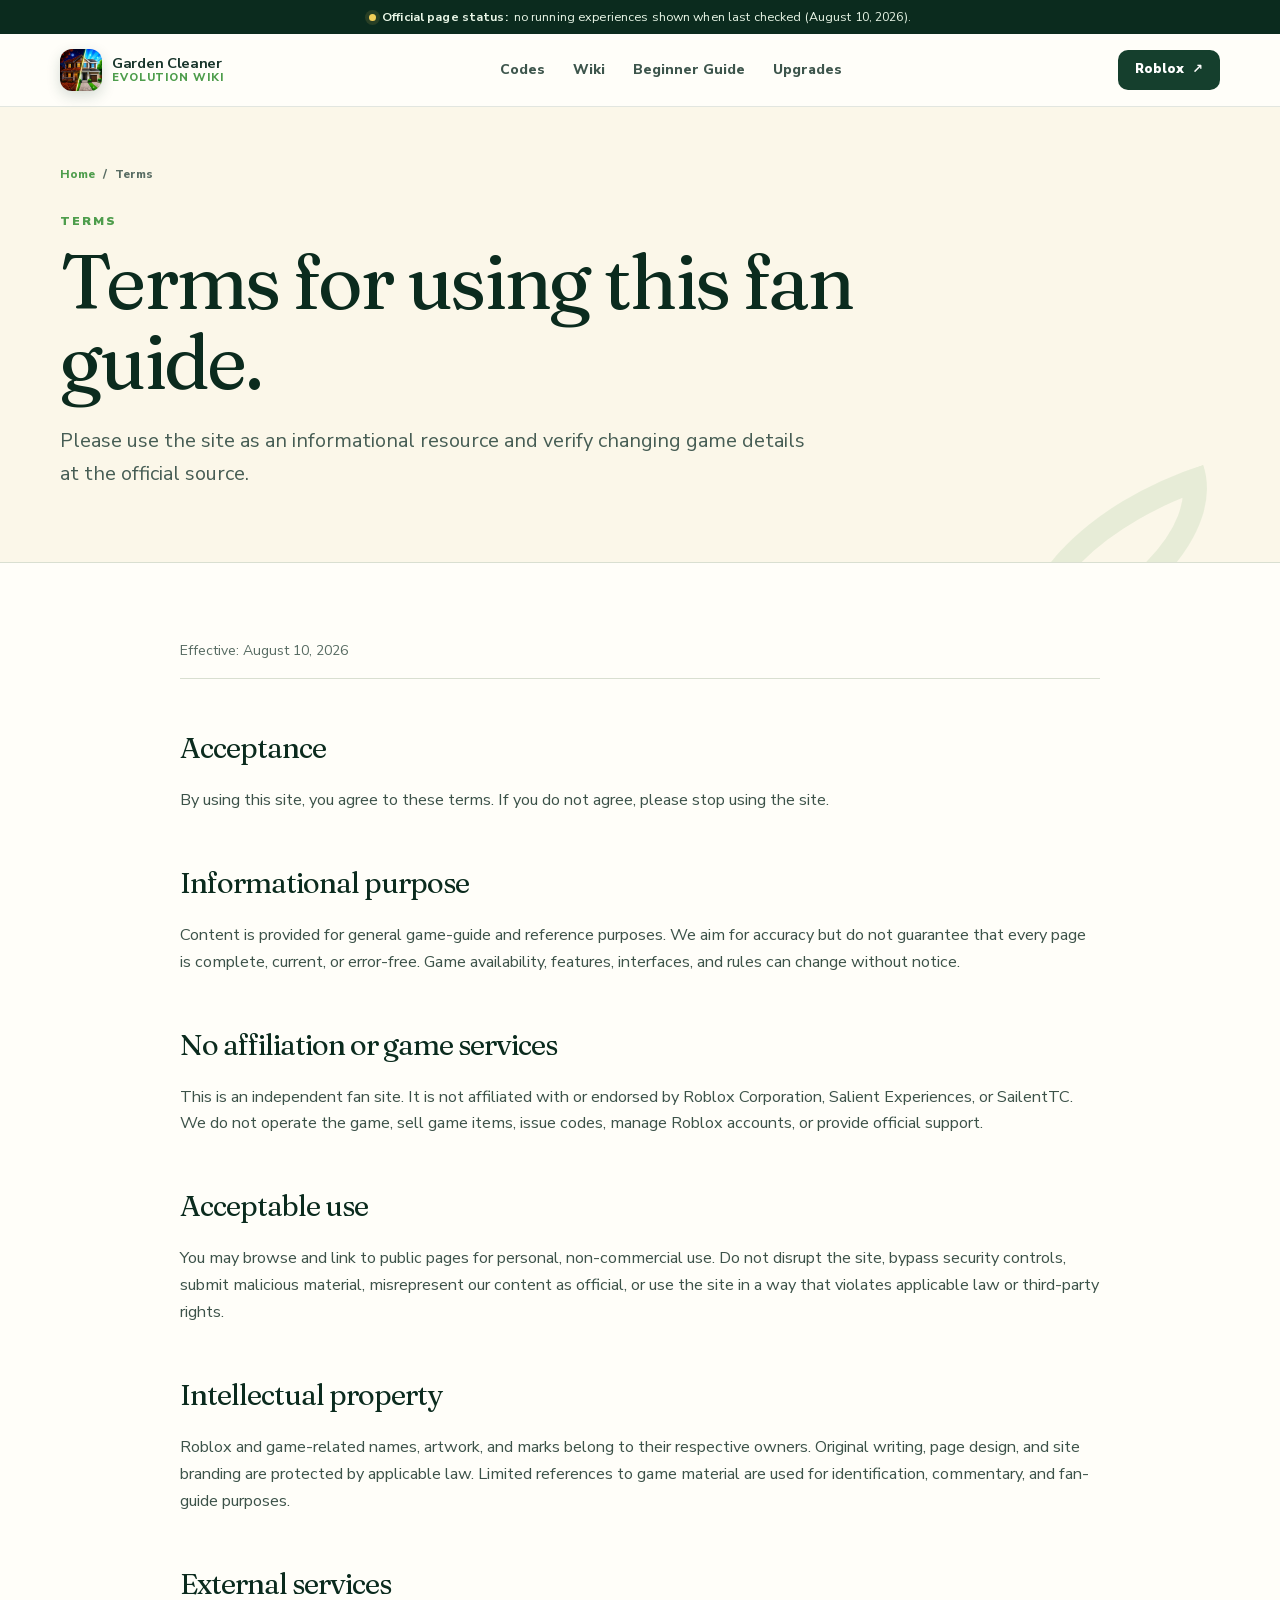
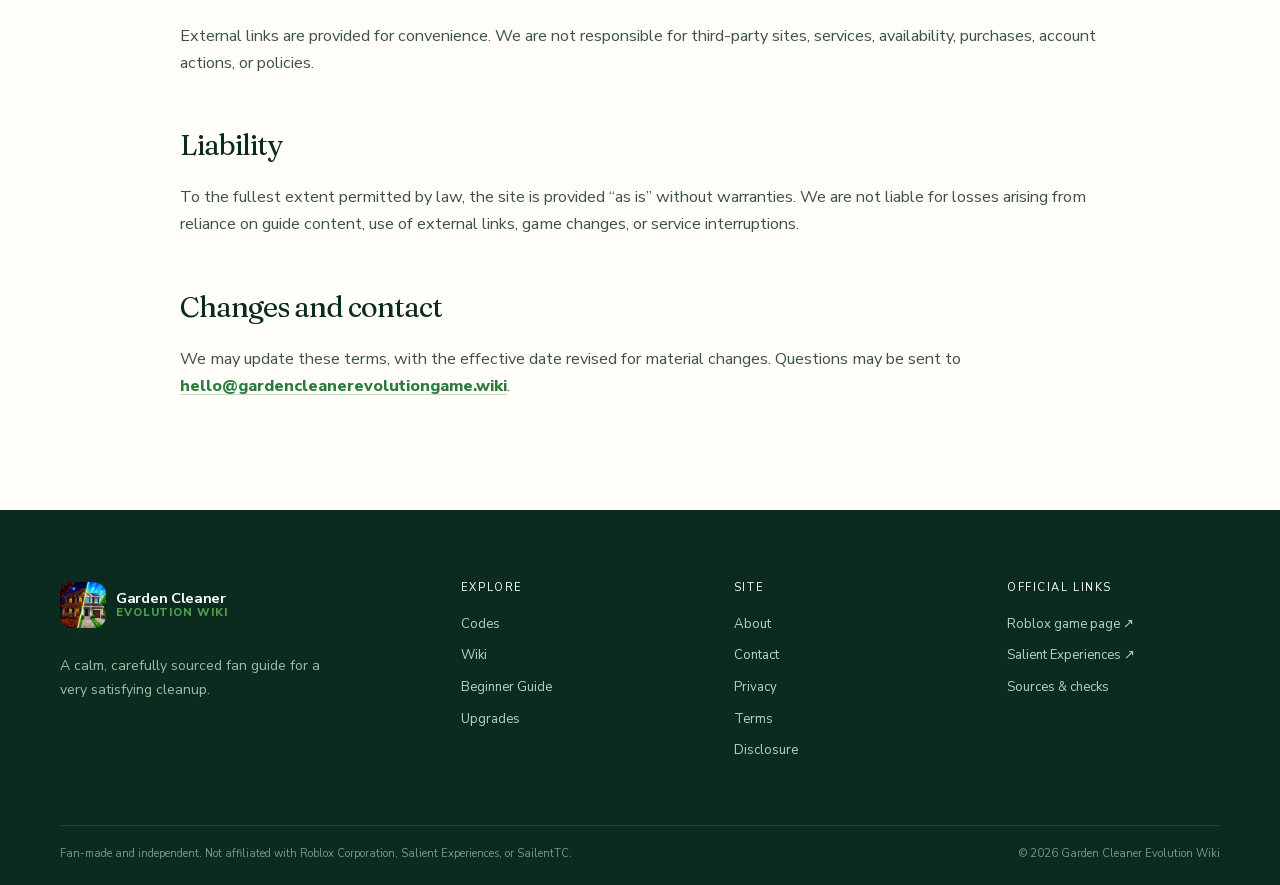
<file: terms.html>
<!DOCTYPE html><html lang="en"><head><meta charSet="utf-8"/><meta name="viewport" content="width=device-width, initial-scale=1"/><link rel="preload" href="/_next/static/media/03bda585a99c6450-s.p.0zzh68k1~whtc.woff2" as="font" crossorigin="" type="font/woff2"/><link rel="preload" href="/_next/static/media/f141b5b7abe57afc-s.p.0-k1k9nod8chc.woff2" as="font" crossorigin="" type="font/woff2"/><link rel="stylesheet" href="/_next/static/chunks/0~fy4u8-gfw_y.css" data-precedence="next"/><link rel="preload" as="script" fetchPriority="low" href="/_next/static/chunks/01j.ef_4xi4yb.js"/><script src="/_next/static/chunks/0vyt0ww51.wy-.js" async=""></script><script src="/_next/static/chunks/0tl9d6bwp3.5a.js" async=""></script><script src="/_next/static/chunks/0lut.cfmw6o_8.js" async=""></script><script src="/_next/static/chunks/turbopack-0kl4zo~4mn8qy.js" async=""></script><script src="/_next/static/chunks/10mdu2ydrw1ms.js" async=""></script><script src="/_next/static/chunks/0qvja7sp8adtu.js" async=""></script><meta name="next-size-adjust" content=""/><title>Terms of Use | Garden Cleaner Evolution Wiki</title><meta name="description" content="Terms of use for Garden Cleaner Evolution Wiki."/><meta name="application-name" content="Garden Cleaner Evolution Wiki"/><meta name="robots" content="index, follow"/><meta name="category" content="game guide"/><link rel="canonical" href="https://gardencleanerevolutiongame.wiki/terms"/><meta property="og:title" content="Terms of Use"/><meta property="og:description" content="Terms of use for Garden Cleaner Evolution Wiki."/><meta property="og:url" content="https://gardencleanerevolutiongame.wiki/terms"/><meta property="og:site_name" content="Garden Cleaner Evolution Wiki"/><meta property="og:image" content="https://gardencleanerevolutiongame.wiki/og.png"/><meta property="og:image:width" content="1200"/><meta property="og:image:height" content="630"/><meta property="og:image:alt" content="Garden Cleaner Evolution Wiki — an independent game guide"/><meta property="og:type" content="website"/><meta name="twitter:card" content="summary_large_image"/><meta name="twitter:title" content="Terms of Use"/><meta name="twitter:description" content="Terms of use for Garden Cleaner Evolution Wiki."/><meta name="twitter:image" content="https://gardencleanerevolutiongame.wiki/og.png"/><link rel="shortcut icon" href="/game/icon.png"/><link rel="icon" href="/game/icon.png"/><script src="/_next/static/chunks/03~yq9q893hmn.js" noModule=""></script></head><body class="nunito_sans_58c2d92a-module__X7BsOW__variable fraunces_b202e7d9-module__YSVETG__variable"><div hidden=""><!--$--><!--/$--></div><a class="skip-link" href="#main-content">Skip to content</a><script type="application/ld+json">{"@context":"https://schema.org","@type":"WebSite","name":"Garden Cleaner Evolution Wiki","alternateName":"Garden Cleaner Wiki","url":"https://gardencleanerevolutiongame.wiki","description":"An independent, fact-checked fan wiki for Garden Cleaner Evolution on Roblox, with beginner tips, upgrade guidance, codes status, and official sources.","inLanguage":"en","isAccessibleForFree":true}</script><script type="application/ld+json">{"@context":"https://schema.org","@type":"VideoGame","name":"Garden Cleaner Evolution","url":"https://www.roblox.com/games/89907728898683/Garden-Cleaner-Evolution","image":["https://gardencleanerevolutiongame.wiki/game/icon.png","https://gardencleanerevolutiongame.wiki/game/garden-cleanup.png"],"gamePlatform":"Roblox","applicationCategory":"Game","author":{"@type":"Organization","name":"Salient Experiences","url":"https://www.roblox.com/communities/999893763/Salient-Experiences"},"description":"A cozy cleaning game on Roblox where players collect leaves, restore gardens, unlock rewards and areas, find secrets, upgrade tools, complete quests and titles, and rebirth for bonuses."}</script><div class="status-strip"><div class="shell status-strip__inner"><span class="status-dot" aria-hidden="true"></span><strong>Official page status:</strong> no running experiences shown when last checked (<!-- -->August 10, 2026<!-- -->).</div></div><header class="site-header"><div class="shell nav-wrap"><a class="brand" aria-label="Garden Cleaner Evolution Wiki home" href="/"><img alt="" loading="lazy" width="42" height="42" decoding="async" data-nimg="1" style="color:transparent" src="/game/icon.png"/><span><b>Garden Cleaner</b><small>Evolution Wiki</small></span></a><nav aria-label="Main navigation"><a href="/codes">Codes</a><a href="/wiki">Wiki</a><a href="/guides/beginner">Beginner Guide</a><a href="/upgrades">Upgrades</a></nav><a class="button button--small button--dark nav-play" href="https://www.roblox.com/games/89907728898683/Garden-Cleaner-Evolution" target="_blank" rel="noopener noreferrer">Roblox <span aria-hidden="true">↗</span></a></div></header><main id="main-content"><section class="page-hero page-hero--green"><div class="shell page-hero__inner"><div class="breadcrumbs" aria-label="Breadcrumb"><a href="/">Home</a><span aria-hidden="true">/</span><span>Terms</span></div><p class="eyebrow">Terms</p><h1>Terms for using this fan guide.</h1><p class="page-lede">Please use the site as an informational resource and verify changing game details at the official source.</p></div></section><div class="shell narrow-page prose legal-copy"><p class="updated-line">Effective: August 10, 2026</p><h2>Acceptance</h2><p>By using this site, you agree to these terms. If you do not agree, please stop using the site.</p><h2>Informational purpose</h2><p>Content is provided for general game-guide and reference purposes. We aim for accuracy but do not guarantee that every page is complete, current, or error-free. Game availability, features, interfaces, and rules can change without notice.</p><h2>No affiliation or game services</h2><p>This is an independent fan site. It is not affiliated with or endorsed by Roblox Corporation, Salient Experiences, or SailentTC. We do not operate the game, sell game items, issue codes, manage Roblox accounts, or provide official support.</p><h2>Acceptable use</h2><p>You may browse and link to public pages for personal, non-commercial use. Do not disrupt the site, bypass security controls, submit malicious material, misrepresent our content as official, or use the site in a way that violates applicable law or third-party rights.</p><h2>Intellectual property</h2><p>Roblox and game-related names, artwork, and marks belong to their respective owners. Original writing, page design, and site branding are protected by applicable law. Limited references to game material are used for identification, commentary, and fan-guide purposes.</p><h2>External services</h2><p>External links are provided for convenience. We are not responsible for third-party sites, services, availability, purchases, account actions, or policies.</p><h2>Liability</h2><p>To the fullest extent permitted by law, the site is provided “as is” without warranties. We are not liable for losses arising from reliance on guide content, use of external links, game changes, or service interruptions.</p><h2>Changes and contact</h2><p>We may update these terms, with the effective date revised for material changes. Questions may be sent to <a href="mailto:hello@gardencleanerevolutiongame.wiki">hello@gardencleanerevolutiongame.wiki</a>.</p></div><!--$--><!--/$--></main><footer class="site-footer"><div class="shell footer-grid"><div class="footer-intro"><a class="brand brand--footer" href="/"><img alt="" loading="lazy" width="46" height="46" decoding="async" data-nimg="1" style="color:transparent" src="/game/icon.png"/><span><b>Garden Cleaner</b><small>Evolution Wiki</small></span></a><p>A calm, carefully sourced fan guide for a very satisfying cleanup.</p></div><div><h2>Explore</h2><a href="/codes">Codes</a><a href="/wiki">Wiki</a><a href="/guides/beginner">Beginner Guide</a><a href="/upgrades">Upgrades</a></div><div><h2>Site</h2><a href="/about">About</a><a href="/contact">Contact</a><a href="/privacy">Privacy</a><a href="/terms">Terms</a><a href="/disclosure">Disclosure</a></div><div><h2>Official links</h2><a href="https://www.roblox.com/games/89907728898683/Garden-Cleaner-Evolution" target="_blank" rel="noreferrer">Roblox game page ↗</a><a href="https://www.roblox.com/communities/999893763/Salient-Experiences" target="_blank" rel="noreferrer">Salient Experiences ↗</a><a href="/sources">Sources &amp; checks</a></div></div><div class="shell footer-bottom"><p>Fan-made and independent. Not affiliated with Roblox Corporation, Salient Experiences, or SailentTC.</p><p>© 2026 Garden Cleaner Evolution Wiki</p></div></footer><script src="/_next/static/chunks/01j.ef_4xi4yb.js" id="_R_" async=""></script><script>(self.__next_f=self.__next_f||[]).push([0])</script><script>self.__next_f.push([1,"1:\"$Sreact.fragment\"\n2:I[65840,[\"/_next/static/chunks/10mdu2ydrw1ms.js\",\"/_next/static/chunks/0qvja7sp8adtu.js\"],\"\"]\n3:I[77577,[\"/_next/static/chunks/10mdu2ydrw1ms.js\",\"/_next/static/chunks/0qvja7sp8adtu.js\"],\"Image\"]\n4:I[49484,[\"/_next/static/chunks/10mdu2ydrw1ms.js\",\"/_next/static/chunks/0qvja7sp8adtu.js\"],\"default\"]\n5:I[49337,[\"/_next/static/chunks/10mdu2ydrw1ms.js\",\"/_next/static/chunks/0qvja7sp8adtu.js\"],\"default\"]\nb:I[4630,[\"/_next/static/chunks/10mdu2ydrw1ms.js\",\"/_next/static/chunks/0qvja7sp8adtu.js\"],\"default\",1]\n:HL[\"/_next/static/chunks/0~fy4u8-gfw_y.css\",\"style\"]\n:HL[\"/_next/static/media/03bda585a99c6450-s.p.0zzh68k1~whtc.woff2\",\"font\",{\"crossOrigin\":\"\",\"type\":\"font/woff2\"}]\n:HL[\"/_next/static/media/f141b5b7abe57afc-s.p.0-k1k9nod8chc.woff2\",\"font\",{\"crossOrigin\":\"\",\"type\":\"font/woff2\"}]\n"])</script><script>self.__next_f.push([1,"0:{\"P\":null,\"c\":[\"\",\"terms\"],\"q\":\"\",\"i\":false,\"f\":[[[\"\",{\"children\":[\"terms\",{\"children\":[\"__PAGE__\",{}]}]},\"$undefined\",\"$undefined\",16],[[\"$\",\"$1\",\"c\",{\"children\":[[[\"$\",\"link\",\"0\",{\"rel\":\"stylesheet\",\"href\":\"/_next/static/chunks/0~fy4u8-gfw_y.css\",\"precedence\":\"next\",\"crossOrigin\":\"$undefined\",\"nonce\":\"$undefined\"}],[\"$\",\"script\",\"script-0\",{\"src\":\"/_next/static/chunks/10mdu2ydrw1ms.js\",\"async\":true,\"nonce\":\"$undefined\"}],[\"$\",\"script\",\"script-1\",{\"src\":\"/_next/static/chunks/0qvja7sp8adtu.js\",\"async\":true,\"nonce\":\"$undefined\"}]],[\"$\",\"html\",null,{\"lang\":\"en\",\"children\":[\"$\",\"body\",null,{\"className\":\"nunito_sans_58c2d92a-module__X7BsOW__variable fraunces_b202e7d9-module__YSVETG__variable\",\"children\":[[\"$\",\"a\",null,{\"className\":\"skip-link\",\"href\":\"#main-content\",\"children\":\"Skip to content\"}],[\"$\",\"script\",null,{\"type\":\"application/ld+json\",\"dangerouslySetInnerHTML\":{\"__html\":\"{\\\"@context\\\":\\\"https://schema.org\\\",\\\"@type\\\":\\\"WebSite\\\",\\\"name\\\":\\\"Garden Cleaner Evolution Wiki\\\",\\\"alternateName\\\":\\\"Garden Cleaner Wiki\\\",\\\"url\\\":\\\"https://gardencleanerevolutiongame.wiki\\\",\\\"description\\\":\\\"An independent, fact-checked fan wiki for Garden Cleaner Evolution on Roblox, with beginner tips, upgrade guidance, codes status, and official sources.\\\",\\\"inLanguage\\\":\\\"en\\\",\\\"isAccessibleForFree\\\":true}\"}}],[\"$\",\"script\",null,{\"type\":\"application/ld+json\",\"dangerouslySetInnerHTML\":{\"__html\":\"{\\\"@context\\\":\\\"https://schema.org\\\",\\\"@type\\\":\\\"VideoGame\\\",\\\"name\\\":\\\"Garden Cleaner Evolution\\\",\\\"url\\\":\\\"https://www.roblox.com/games/89907728898683/Garden-Cleaner-Evolution\\\",\\\"image\\\":[\\\"https://gardencleanerevolutiongame.wiki/game/icon.png\\\",\\\"https://gardencleanerevolutiongame.wiki/game/garden-cleanup.png\\\"],\\\"gamePlatform\\\":\\\"Roblox\\\",\\\"applicationCategory\\\":\\\"Game\\\",\\\"author\\\":{\\\"@type\\\":\\\"Organization\\\",\\\"name\\\":\\\"Salient Experiences\\\",\\\"url\\\":\\\"https://www.roblox.com/communities/999893763/Salient-Experiences\\\"},\\\"description\\\":\\\"A cozy cleaning game on Roblox where players collect leaves, restore gardens, unlock rewards and areas, find secrets, upgrade tools, complete quests and titles, and rebirth for bonuses.\\\"}\"}}],[[\"$\",\"div\",null,{\"className\":\"status-strip\",\"children\":[\"$\",\"div\",null,{\"className\":\"shell status-strip__inner\",\"children\":[[\"$\",\"span\",null,{\"className\":\"status-dot\",\"aria-hidden\":\"true\"}],[\"$\",\"strong\",null,{\"children\":\"Official page status:\"}],\" no running experiences shown when last checked (\",\"August 10, 2026\",\").\"]}]}],[\"$\",\"header\",null,{\"className\":\"site-header\",\"children\":[\"$\",\"div\",null,{\"className\":\"shell nav-wrap\",\"children\":[[\"$\",\"$L2\",null,{\"className\":\"brand\",\"href\":\"/\",\"aria-label\":\"Garden Cleaner Evolution Wiki home\",\"children\":[[\"$\",\"$L3\",null,{\"src\":\"/game/icon.png\",\"width\":42,\"height\":42,\"alt\":\"\"}],[\"$\",\"span\",null,{\"children\":[[\"$\",\"b\",null,{\"children\":\"Garden Cleaner\"}],[\"$\",\"small\",null,{\"children\":\"Evolution Wiki\"}]]}]]}],[\"$\",\"nav\",null,{\"aria-label\":\"Main navigation\",\"children\":[[\"$\",\"$L2\",\"/codes\",{\"href\":\"/codes\",\"children\":\"Codes\"}],[\"$\",\"$L2\",\"/wiki\",{\"href\":\"/wiki\",\"children\":\"Wiki\"}],[\"$\",\"$L2\",\"/guides/beginner\",{\"href\":\"/guides/beginner\",\"children\":\"Beginner Guide\"}],[\"$\",\"$L2\",\"/upgrades\",{\"href\":\"/upgrades\",\"children\":\"Upgrades\"}]]}],[\"$\",\"a\",null,{\"className\":\"button button--small button--dark nav-play\",\"href\":\"https://www.roblox.com/games/89907728898683/Garden-Cleaner-Evolution\",\"target\":\"_blank\",\"rel\":\"noopener noreferrer\",\"children\":[\"Roblox \",[\"$\",\"span\",null,{\"aria-hidden\":\"true\",\"children\":\"↗\"}]]}]]}]}]],[\"$\",\"main\",null,{\"id\":\"main-content\",\"children\":[\"$\",\"$L4\",null,{\"parallelRouterKey\":\"children\",\"error\":\"$undefined\",\"errorStyles\":\"$undefined\",\"errorScripts\":\"$undefined\",\"template\":[\"$\",\"$L5\",null,{}],\"templateStyles\":\"$undefined\",\"templateScripts\":\"$undefined\",\"notFound\":[[\"$\",\"section\",null,{\"className\":\"not-found\",\"children\":[[\"$\",\"div\",null,{\"className\":\"not-found__leaf\",\"aria-hidden\":\"true\",\"children\":\"🍂\"}],[\"$\",\"p\",null,{\"className\":\"eyebrow\",\"children\":\"404 · Path not found\"}],[\"$\",\"h1\",null,{\"children\":\"This path could use a little cleanup.\"}],[\"$\",\"p\",null,{\"children\":\"The page may have moved, or the address may have a stray leaf in it.\"}],[\"$\",\"div\",null,{\"className\":\"button-row\",\"children\":[[\"$\",\"$L2\",null,{\"className\":\"button button--primary\",\"href\":\"/\",\"children\":\"Return home\"}],[\"$\",\"$L2\",null,{\"className\":\"button button--secondary\",\"href\":\"/wiki\",\"children\":\"Open the wiki\"}]]}]]}],[]],\"forbidden\":\"$undefined\",\"unauthorized\":\"$undefined\"}]}],\"$L6\"]}]}]]}],{\"children\":[\"$L7\",{\"children\":[\"$L8\",{},null,false,null]},null,false,\"$@9\"]},null,false,null],\"$La\",false]],\"m\":\"$undefined\",\"G\":[\"$b\",[\"$Lc\"]],\"S\":true,\"h\":null,\"s\":\"$undefined\",\"l\":\"$undefined\",\"p\":\"$undefined\",\"d\":\"$undefined\",\"b\":\"G4w5QN1rv7Z0tKL-FqwM4\"}\n"])</script><script>self.__next_f.push([1,"d:I[63780,[\"/_next/static/chunks/10mdu2ydrw1ms.js\",\"/_next/static/chunks/0qvja7sp8adtu.js\"],\"OutletBoundary\"]\ne:\"$Sreact.suspense\"\n11:I[63780,[\"/_next/static/chunks/10mdu2ydrw1ms.js\",\"/_next/static/chunks/0qvja7sp8adtu.js\"],\"ViewportBoundary\"]\n13:I[63780,[\"/_next/static/chunks/10mdu2ydrw1ms.js\",\"/_next/static/chunks/0qvja7sp8adtu.js\"],\"MetadataBoundary\"]\n"])</script><script>self.__next_f.push([1,"6:[\"$\",\"footer\",null,{\"className\":\"site-footer\",\"children\":[[\"$\",\"div\",null,{\"className\":\"shell footer-grid\",\"children\":[[\"$\",\"div\",null,{\"className\":\"footer-intro\",\"children\":[[\"$\",\"$L2\",null,{\"className\":\"brand brand--footer\",\"href\":\"/\",\"children\":[[\"$\",\"$L3\",null,{\"src\":\"/game/icon.png\",\"width\":46,\"height\":46,\"alt\":\"\"}],[\"$\",\"span\",null,{\"children\":[[\"$\",\"b\",null,{\"children\":\"Garden Cleaner\"}],[\"$\",\"small\",null,{\"children\":\"Evolution Wiki\"}]]}]]}],[\"$\",\"p\",null,{\"children\":\"A calm, carefully sourced fan guide for a very satisfying cleanup.\"}]]}],[\"$\",\"div\",null,{\"children\":[[\"$\",\"h2\",null,{\"children\":\"Explore\"}],[[\"$\",\"$L2\",\"/codes\",{\"href\":\"/codes\",\"children\":\"Codes\"}],[\"$\",\"$L2\",\"/wiki\",{\"href\":\"/wiki\",\"children\":\"Wiki\"}],[\"$\",\"$L2\",\"/guides/beginner\",{\"href\":\"/guides/beginner\",\"children\":\"Beginner Guide\"}],[\"$\",\"$L2\",\"/upgrades\",{\"href\":\"/upgrades\",\"children\":\"Upgrades\"}]]]}],[\"$\",\"div\",null,{\"children\":[[\"$\",\"h2\",null,{\"children\":\"Site\"}],[[\"$\",\"$L2\",\"/about\",{\"href\":\"/about\",\"children\":\"About\"}],[\"$\",\"$L2\",\"/contact\",{\"href\":\"/contact\",\"children\":\"Contact\"}],[\"$\",\"$L2\",\"/privacy\",{\"href\":\"/privacy\",\"children\":\"Privacy\"}],[\"$\",\"$L2\",\"/terms\",{\"href\":\"/terms\",\"children\":\"Terms\"}],[\"$\",\"$L2\",\"/disclosure\",{\"href\":\"/disclosure\",\"children\":\"Disclosure\"}]]]}],[\"$\",\"div\",null,{\"children\":[[\"$\",\"h2\",null,{\"children\":\"Official links\"}],[\"$\",\"a\",null,{\"href\":\"https://www.roblox.com/games/89907728898683/Garden-Cleaner-Evolution\",\"target\":\"_blank\",\"rel\":\"noreferrer\",\"children\":\"Roblox game page ↗\"}],[\"$\",\"a\",null,{\"href\":\"https://www.roblox.com/communities/999893763/Salient-Experiences\",\"target\":\"_blank\",\"rel\":\"noreferrer\",\"children\":\"Salient Experiences ↗\"}],[\"$\",\"$L2\",null,{\"href\":\"/sources\",\"children\":\"Sources \u0026 checks\"}]]}]]}],[\"$\",\"div\",null,{\"className\":\"shell footer-bottom\",\"children\":[[\"$\",\"p\",null,{\"children\":\"Fan-made and independent. Not affiliated with Roblox Corporation, Salient Experiences, or SailentTC.\"}],[\"$\",\"p\",null,{\"children\":\"© 2026 Garden Cleaner Evolution Wiki\"}]]}]]}]\n"])</script><script>self.__next_f.push([1,"7:[\"$\",\"$1\",\"c\",{\"children\":[null,[\"$\",\"$L4\",null,{\"parallelRouterKey\":\"children\",\"error\":\"$undefined\",\"errorStyles\":\"$undefined\",\"errorScripts\":\"$undefined\",\"template\":[\"$\",\"$L5\",null,{}],\"templateStyles\":\"$undefined\",\"templateScripts\":\"$undefined\",\"notFound\":\"$undefined\",\"forbidden\":\"$undefined\",\"unauthorized\":\"$undefined\"}]]}]\n"])</script><script>self.__next_f.push([1,"8:[\"$\",\"$1\",\"c\",{\"children\":[[[\"$\",\"section\",null,{\"className\":\"page-hero page-hero--green\",\"children\":[\"$\",\"div\",null,{\"className\":\"shell page-hero__inner\",\"children\":[[\"$\",\"div\",null,{\"className\":\"breadcrumbs\",\"aria-label\":\"Breadcrumb\",\"children\":[[\"$\",\"$L2\",null,{\"href\":\"/\",\"children\":\"Home\"}],[\"$\",\"span\",null,{\"aria-hidden\":\"true\",\"children\":\"/\"}],[\"$\",\"span\",null,{\"children\":\"Terms\"}]]}],[\"$\",\"p\",null,{\"className\":\"eyebrow\",\"children\":\"Terms\"}],[\"$\",\"h1\",null,{\"children\":\"Terms for using this fan guide.\"}],[\"$\",\"p\",null,{\"className\":\"page-lede\",\"children\":\"Please use the site as an informational resource and verify changing game details at the official source.\"}]]}]}],[\"$\",\"div\",null,{\"className\":\"shell narrow-page prose legal-copy\",\"children\":[[\"$\",\"p\",null,{\"className\":\"updated-line\",\"children\":\"Effective: August 10, 2026\"}],[\"$\",\"h2\",null,{\"children\":\"Acceptance\"}],[\"$\",\"p\",null,{\"children\":\"By using this site, you agree to these terms. If you do not agree, please stop using the site.\"}],[\"$\",\"h2\",null,{\"children\":\"Informational purpose\"}],[\"$\",\"p\",null,{\"children\":\"Content is provided for general game-guide and reference purposes. We aim for accuracy but do not guarantee that every page is complete, current, or error-free. Game availability, features, interfaces, and rules can change without notice.\"}],[\"$\",\"h2\",null,{\"children\":\"No affiliation or game services\"}],[\"$\",\"p\",null,{\"children\":\"This is an independent fan site. It is not affiliated with or endorsed by Roblox Corporation, Salient Experiences, or SailentTC. We do not operate the game, sell game items, issue codes, manage Roblox accounts, or provide official support.\"}],[\"$\",\"h2\",null,{\"children\":\"Acceptable use\"}],[\"$\",\"p\",null,{\"children\":\"You may browse and link to public pages for personal, non-commercial use. Do not disrupt the site, bypass security controls, submit malicious material, misrepresent our content as official, or use the site in a way that violates applicable law or third-party rights.\"}],[\"$\",\"h2\",null,{\"children\":\"Intellectual property\"}],[\"$\",\"p\",null,{\"children\":\"Roblox and game-related names, artwork, and marks belong to their respective owners. Original writing, page design, and site branding are protected by applicable law. Limited references to game material are used for identification, commentary, and fan-guide purposes.\"}],[\"$\",\"h2\",null,{\"children\":\"External services\"}],[\"$\",\"p\",null,{\"children\":\"External links are provided for convenience. We are not responsible for third-party sites, services, availability, purchases, account actions, or policies.\"}],[\"$\",\"h2\",null,{\"children\":\"Liability\"}],[\"$\",\"p\",null,{\"children\":\"To the fullest extent permitted by law, the site is provided “as is” without warranties. We are not liable for losses arising from reliance on guide content, use of external links, game changes, or service interruptions.\"}],[\"$\",\"h2\",null,{\"children\":\"Changes and contact\"}],[\"$\",\"p\",null,{\"children\":[\"We may update these terms, with the effective date revised for material changes. Questions may be sent to \",[\"$\",\"a\",null,{\"href\":\"mailto:hello@gardencleanerevolutiongame.wiki\",\"children\":\"hello@gardencleanerevolutiongame.wiki\"}],\".\"]}]]}]],null,[\"$\",\"$Ld\",null,{\"children\":[\"$\",\"$e\",null,{\"name\":\"Next.MetadataOutlet\",\"children\":\"$@f\"}]}]]}]\n"])</script><script>self.__next_f.push([1,"10:[]\n9:\"$W10\"\na:[\"$\",\"$1\",\"h\",{\"children\":[null,[\"$\",\"$L11\",null,{\"children\":\"$L12\"}],[\"$\",\"div\",null,{\"hidden\":true,\"children\":[\"$\",\"$L13\",null,{\"children\":[\"$\",\"$e\",null,{\"name\":\"Next.Metadata\",\"children\":\"$L14\"}]}]}],[\"$\",\"meta\",null,{\"name\":\"next-size-adjust\",\"content\":\"\"}]]}]\nc:[\"$\",\"link\",\"0\",{\"rel\":\"stylesheet\",\"href\":\"/_next/static/chunks/0~fy4u8-gfw_y.css\",\"precedence\":\"next\",\"crossOrigin\":\"$undefined\",\"nonce\":\"$undefined\"}]\n"])</script><script>self.__next_f.push([1,"12:[[\"$\",\"meta\",\"0\",{\"charSet\":\"utf-8\"}],[\"$\",\"meta\",\"1\",{\"name\":\"viewport\",\"content\":\"width=device-width, initial-scale=1\"}]]\n"])</script><script>self.__next_f.push([1,"15:I[71895,[\"/_next/static/chunks/10mdu2ydrw1ms.js\",\"/_next/static/chunks/0qvja7sp8adtu.js\"],\"IconMark\"]\nf:null\n"])</script><script>self.__next_f.push([1,"14:[[\"$\",\"title\",\"0\",{\"children\":\"Terms of Use | Garden Cleaner Evolution Wiki\"}],[\"$\",\"meta\",\"1\",{\"name\":\"description\",\"content\":\"Terms of use for Garden Cleaner Evolution Wiki.\"}],[\"$\",\"meta\",\"2\",{\"name\":\"application-name\",\"content\":\"Garden Cleaner Evolution Wiki\"}],[\"$\",\"meta\",\"3\",{\"name\":\"robots\",\"content\":\"index, follow\"}],[\"$\",\"meta\",\"4\",{\"name\":\"category\",\"content\":\"game guide\"}],[\"$\",\"link\",\"5\",{\"rel\":\"canonical\",\"href\":\"https://gardencleanerevolutiongame.wiki/terms\"}],[\"$\",\"meta\",\"6\",{\"property\":\"og:title\",\"content\":\"Terms of Use\"}],[\"$\",\"meta\",\"7\",{\"property\":\"og:description\",\"content\":\"Terms of use for Garden Cleaner Evolution Wiki.\"}],[\"$\",\"meta\",\"8\",{\"property\":\"og:url\",\"content\":\"https://gardencleanerevolutiongame.wiki/terms\"}],[\"$\",\"meta\",\"9\",{\"property\":\"og:site_name\",\"content\":\"Garden Cleaner Evolution Wiki\"}],[\"$\",\"meta\",\"10\",{\"property\":\"og:image\",\"content\":\"https://gardencleanerevolutiongame.wiki/og.png\"}],[\"$\",\"meta\",\"11\",{\"property\":\"og:image:width\",\"content\":\"1200\"}],[\"$\",\"meta\",\"12\",{\"property\":\"og:image:height\",\"content\":\"630\"}],[\"$\",\"meta\",\"13\",{\"property\":\"og:image:alt\",\"content\":\"Garden Cleaner Evolution Wiki — an independent game guide\"}],[\"$\",\"meta\",\"14\",{\"property\":\"og:type\",\"content\":\"website\"}],[\"$\",\"meta\",\"15\",{\"name\":\"twitter:card\",\"content\":\"summary_large_image\"}],[\"$\",\"meta\",\"16\",{\"name\":\"twitter:title\",\"content\":\"Terms of Use\"}],[\"$\",\"meta\",\"17\",{\"name\":\"twitter:description\",\"content\":\"Terms of use for Garden Cleaner Evolution Wiki.\"}],[\"$\",\"meta\",\"18\",{\"name\":\"twitter:image\",\"content\":\"https://gardencleanerevolutiongame.wiki/og.png\"}],[\"$\",\"link\",\"19\",{\"rel\":\"shortcut icon\",\"href\":\"/game/icon.png\"}],[\"$\",\"link\",\"20\",{\"rel\":\"icon\",\"href\":\"/game/icon.png\"}],[\"$\",\"$L15\",\"21\",{}]]\n"])</script></body></html>
</file>
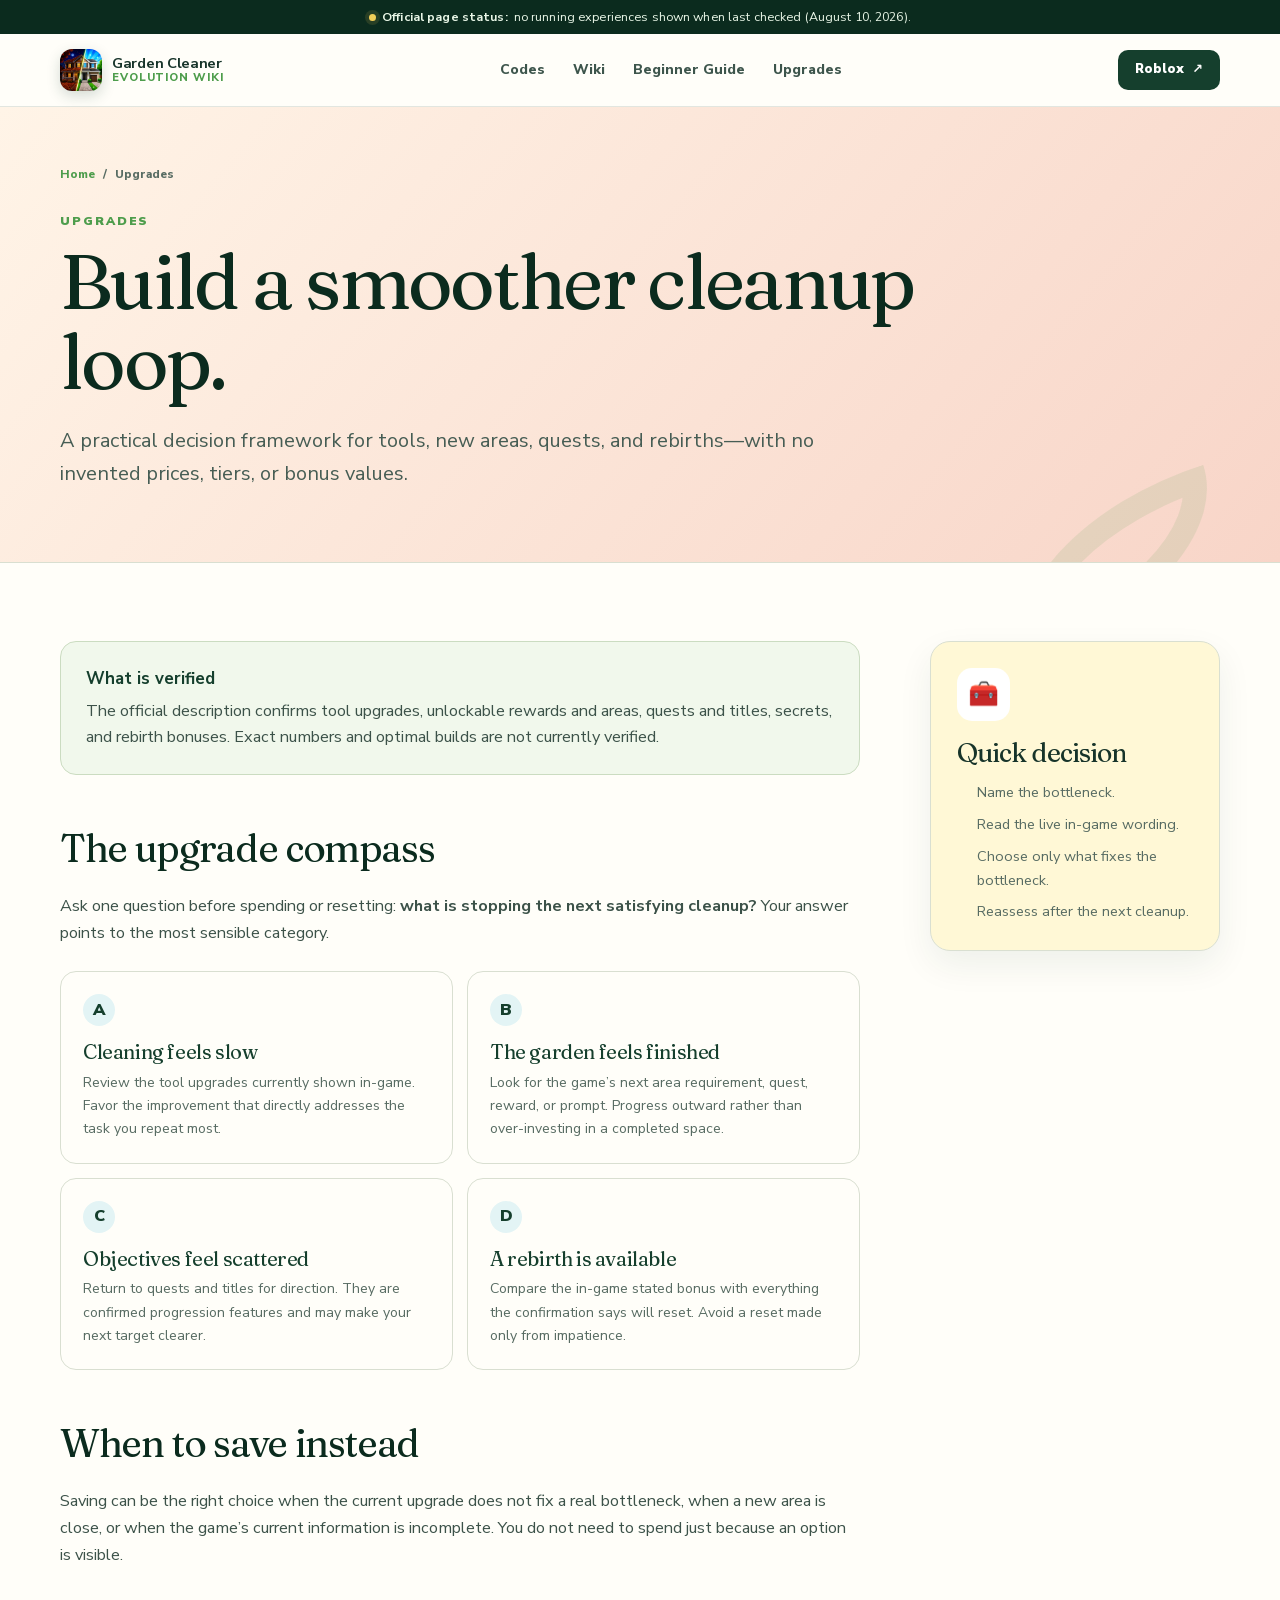
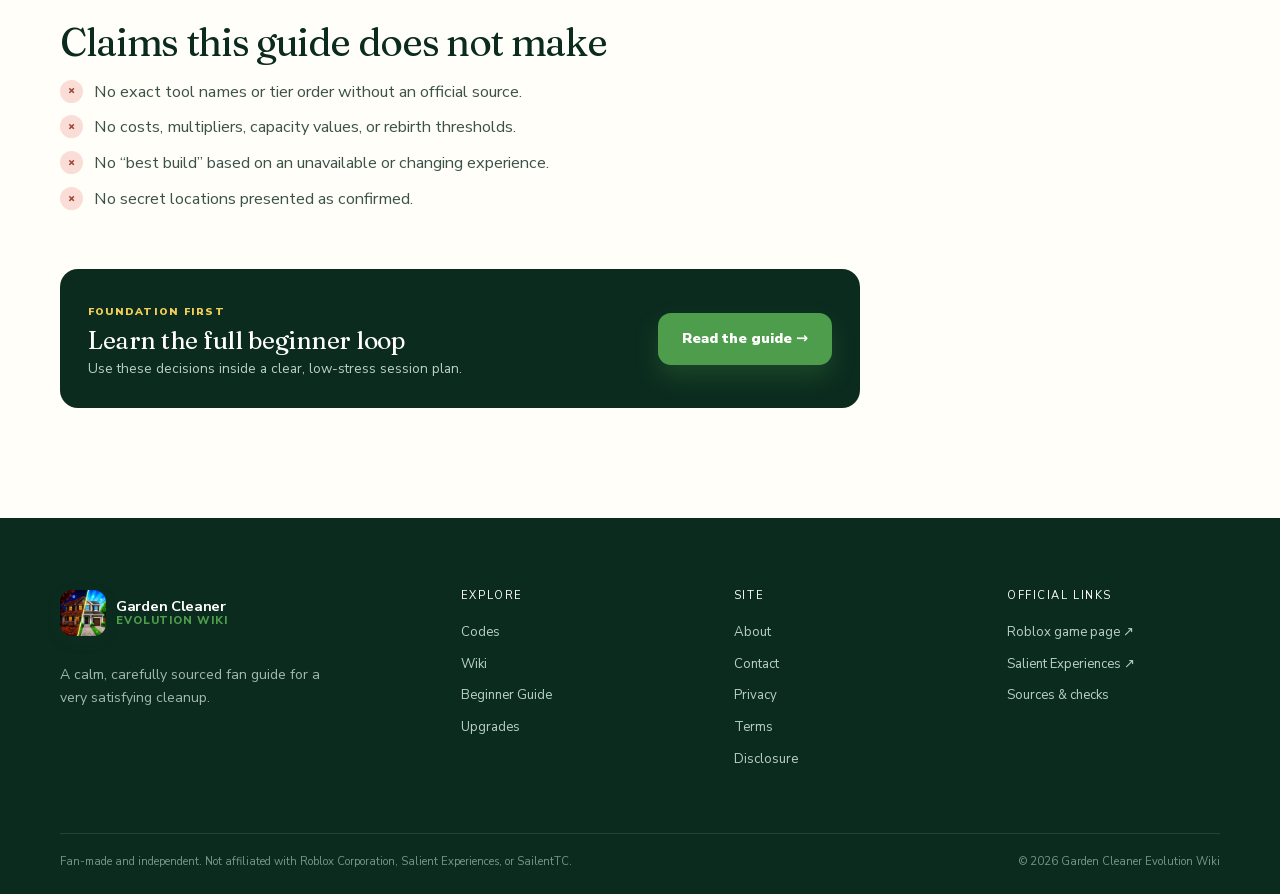
<file: upgrades.html>
<!DOCTYPE html><html lang="en"><head><meta charSet="utf-8"/><meta name="viewport" content="width=device-width, initial-scale=1"/><link rel="preload" href="/_next/static/media/03bda585a99c6450-s.p.0zzh68k1~whtc.woff2" as="font" crossorigin="" type="font/woff2"/><link rel="preload" href="/_next/static/media/f141b5b7abe57afc-s.p.0-k1k9nod8chc.woff2" as="font" crossorigin="" type="font/woff2"/><link rel="stylesheet" href="/_next/static/chunks/0~fy4u8-gfw_y.css" data-precedence="next"/><link rel="preload" as="script" fetchPriority="low" href="/_next/static/chunks/01j.ef_4xi4yb.js"/><script src="/_next/static/chunks/0vyt0ww51.wy-.js" async=""></script><script src="/_next/static/chunks/0tl9d6bwp3.5a.js" async=""></script><script src="/_next/static/chunks/0lut.cfmw6o_8.js" async=""></script><script src="/_next/static/chunks/turbopack-0kl4zo~4mn8qy.js" async=""></script><script src="/_next/static/chunks/10mdu2ydrw1ms.js" async=""></script><script src="/_next/static/chunks/0qvja7sp8adtu.js" async=""></script><meta name="next-size-adjust" content=""/><title>Garden Cleaner Evolution Upgrade Guide | Garden Cleaner Evolution Wiki</title><meta name="description" content="A practical upgrade-planning guide for tools, areas, quests, and rebirths in Garden Cleaner Evolution."/><meta name="application-name" content="Garden Cleaner Evolution Wiki"/><meta name="robots" content="index, follow"/><meta name="category" content="game guide"/><link rel="canonical" href="https://gardencleanerevolutiongame.wiki/upgrades"/><meta property="og:title" content="Garden Cleaner Evolution Upgrade Guide"/><meta property="og:description" content="A practical upgrade-planning guide for tools, areas, quests, and rebirths in Garden Cleaner Evolution."/><meta property="og:url" content="https://gardencleanerevolutiongame.wiki/upgrades"/><meta property="og:site_name" content="Garden Cleaner Evolution Wiki"/><meta property="og:image" content="https://gardencleanerevolutiongame.wiki/og.png"/><meta property="og:image:width" content="1200"/><meta property="og:image:height" content="630"/><meta property="og:image:alt" content="Garden Cleaner Evolution Wiki — an independent game guide"/><meta property="og:type" content="website"/><meta name="twitter:card" content="summary_large_image"/><meta name="twitter:title" content="Garden Cleaner Evolution Upgrade Guide"/><meta name="twitter:description" content="A practical upgrade-planning guide for tools, areas, quests, and rebirths in Garden Cleaner Evolution."/><meta name="twitter:image" content="https://gardencleanerevolutiongame.wiki/og.png"/><link rel="shortcut icon" href="/game/icon.png"/><link rel="icon" href="/game/icon.png"/><script src="/_next/static/chunks/03~yq9q893hmn.js" noModule=""></script></head><body class="nunito_sans_58c2d92a-module__X7BsOW__variable fraunces_b202e7d9-module__YSVETG__variable"><div hidden=""><!--$--><!--/$--></div><a class="skip-link" href="#main-content">Skip to content</a><script type="application/ld+json">{"@context":"https://schema.org","@type":"WebSite","name":"Garden Cleaner Evolution Wiki","alternateName":"Garden Cleaner Wiki","url":"https://gardencleanerevolutiongame.wiki","description":"An independent, fact-checked fan wiki for Garden Cleaner Evolution on Roblox, with beginner tips, upgrade guidance, codes status, and official sources.","inLanguage":"en","isAccessibleForFree":true}</script><script type="application/ld+json">{"@context":"https://schema.org","@type":"VideoGame","name":"Garden Cleaner Evolution","url":"https://www.roblox.com/games/89907728898683/Garden-Cleaner-Evolution","image":["https://gardencleanerevolutiongame.wiki/game/icon.png","https://gardencleanerevolutiongame.wiki/game/garden-cleanup.png"],"gamePlatform":"Roblox","applicationCategory":"Game","author":{"@type":"Organization","name":"Salient Experiences","url":"https://www.roblox.com/communities/999893763/Salient-Experiences"},"description":"A cozy cleaning game on Roblox where players collect leaves, restore gardens, unlock rewards and areas, find secrets, upgrade tools, complete quests and titles, and rebirth for bonuses."}</script><div class="status-strip"><div class="shell status-strip__inner"><span class="status-dot" aria-hidden="true"></span><strong>Official page status:</strong> no running experiences shown when last checked (<!-- -->August 10, 2026<!-- -->).</div></div><header class="site-header"><div class="shell nav-wrap"><a class="brand" aria-label="Garden Cleaner Evolution Wiki home" href="/"><img alt="" loading="lazy" width="42" height="42" decoding="async" data-nimg="1" style="color:transparent" src="/game/icon.png"/><span><b>Garden Cleaner</b><small>Evolution Wiki</small></span></a><nav aria-label="Main navigation"><a href="/codes">Codes</a><a href="/wiki">Wiki</a><a href="/guides/beginner">Beginner Guide</a><a href="/upgrades">Upgrades</a></nav><a class="button button--small button--dark nav-play" href="https://www.roblox.com/games/89907728898683/Garden-Cleaner-Evolution" target="_blank" rel="noopener noreferrer">Roblox <span aria-hidden="true">↗</span></a></div></header><main id="main-content"><section class="page-hero page-hero--coral"><div class="shell page-hero__inner"><div class="breadcrumbs" aria-label="Breadcrumb"><a href="/">Home</a><span aria-hidden="true">/</span><span>Upgrades</span></div><p class="eyebrow">Upgrades</p><h1>Build a smoother cleanup loop.</h1><p class="page-lede">A practical decision framework for tools, new areas, quests, and rebirths—with no invented prices, tiers, or bonus values.</p></div></section><div class="shell content-layout"><article class="prose"><div class="callout"><strong>What is verified</strong><p>The official description confirms tool upgrades, unlockable rewards and areas, quests and titles, secrets, and rebirth bonuses. Exact numbers and optimal builds are not currently verified.</p></div><h2>The upgrade compass</h2><p>Ask one question before spending or resetting: <strong>what is stopping the next satisfying cleanup?</strong> Your answer points to the most sensible category.</p><div class="decision-grid"><article><span>A</span><h3>Cleaning feels slow</h3><p>Review the tool upgrades currently shown in-game. Favor the improvement that directly addresses the task you repeat most.</p></article><article><span>B</span><h3>The garden feels finished</h3><p>Look for the game’s next area requirement, quest, reward, or prompt. Progress outward rather than over-investing in a completed space.</p></article><article><span>C</span><h3>Objectives feel scattered</h3><p>Return to quests and titles for direction. They are confirmed progression features and may make your next target clearer.</p></article><article><span>D</span><h3>A rebirth is available</h3><p>Compare the in-game stated bonus with everything the confirmation says will reset. Avoid a reset made only from impatience.</p></article></div><h2>When to save instead</h2><p>Saving can be the right choice when the current upgrade does not fix a real bottleneck, when a new area is close, or when the game’s current information is incomplete. You do not need to spend just because an option is visible.</p><h2>Claims this guide does not make</h2><ul class="cross-list"><li>No exact tool names or tier order without an official source.</li><li>No costs, multipliers, capacity values, or rebirth thresholds.</li><li>No “best build” based on an unavailable or changing experience.</li><li>No secret locations presented as confirmed.</li></ul><div class="next-card"><div><span>Foundation first</span><h3>Learn the full beginner loop</h3><p>Use these decisions inside a clear, low-stress session plan.</p></div><a class="button button--primary" href="/guides/beginner">Read the guide →</a></div></article><aside class="side-card side-card--yellow"><span class="side-card__icon" aria-hidden="true">🧰</span><h2>Quick decision</h2><ol><li>Name the bottleneck.</li><li>Read the live in-game wording.</li><li>Choose only what fixes the bottleneck.</li><li>Reassess after the next cleanup.</li></ol></aside></div><!--$--><!--/$--></main><footer class="site-footer"><div class="shell footer-grid"><div class="footer-intro"><a class="brand brand--footer" href="/"><img alt="" loading="lazy" width="46" height="46" decoding="async" data-nimg="1" style="color:transparent" src="/game/icon.png"/><span><b>Garden Cleaner</b><small>Evolution Wiki</small></span></a><p>A calm, carefully sourced fan guide for a very satisfying cleanup.</p></div><div><h2>Explore</h2><a href="/codes">Codes</a><a href="/wiki">Wiki</a><a href="/guides/beginner">Beginner Guide</a><a href="/upgrades">Upgrades</a></div><div><h2>Site</h2><a href="/about">About</a><a href="/contact">Contact</a><a href="/privacy">Privacy</a><a href="/terms">Terms</a><a href="/disclosure">Disclosure</a></div><div><h2>Official links</h2><a href="https://www.roblox.com/games/89907728898683/Garden-Cleaner-Evolution" target="_blank" rel="noreferrer">Roblox game page ↗</a><a href="https://www.roblox.com/communities/999893763/Salient-Experiences" target="_blank" rel="noreferrer">Salient Experiences ↗</a><a href="/sources">Sources &amp; checks</a></div></div><div class="shell footer-bottom"><p>Fan-made and independent. Not affiliated with Roblox Corporation, Salient Experiences, or SailentTC.</p><p>© 2026 Garden Cleaner Evolution Wiki</p></div></footer><script src="/_next/static/chunks/01j.ef_4xi4yb.js" id="_R_" async=""></script><script>(self.__next_f=self.__next_f||[]).push([0])</script><script>self.__next_f.push([1,"1:\"$Sreact.fragment\"\n2:I[65840,[\"/_next/static/chunks/10mdu2ydrw1ms.js\",\"/_next/static/chunks/0qvja7sp8adtu.js\"],\"\"]\n3:I[77577,[\"/_next/static/chunks/10mdu2ydrw1ms.js\",\"/_next/static/chunks/0qvja7sp8adtu.js\"],\"Image\"]\n4:I[49484,[\"/_next/static/chunks/10mdu2ydrw1ms.js\",\"/_next/static/chunks/0qvja7sp8adtu.js\"],\"default\"]\n5:I[49337,[\"/_next/static/chunks/10mdu2ydrw1ms.js\",\"/_next/static/chunks/0qvja7sp8adtu.js\"],\"default\"]\nb:I[4630,[\"/_next/static/chunks/10mdu2ydrw1ms.js\",\"/_next/static/chunks/0qvja7sp8adtu.js\"],\"default\",1]\n:HL[\"/_next/static/chunks/0~fy4u8-gfw_y.css\",\"style\"]\n:HL[\"/_next/static/media/03bda585a99c6450-s.p.0zzh68k1~whtc.woff2\",\"font\",{\"crossOrigin\":\"\",\"type\":\"font/woff2\"}]\n:HL[\"/_next/static/media/f141b5b7abe57afc-s.p.0-k1k9nod8chc.woff2\",\"font\",{\"crossOrigin\":\"\",\"type\":\"font/woff2\"}]\n"])</script><script>self.__next_f.push([1,"0:{\"P\":null,\"c\":[\"\",\"upgrades\"],\"q\":\"\",\"i\":false,\"f\":[[[\"\",{\"children\":[\"upgrades\",{\"children\":[\"__PAGE__\",{}]}]},\"$undefined\",\"$undefined\",16],[[\"$\",\"$1\",\"c\",{\"children\":[[[\"$\",\"link\",\"0\",{\"rel\":\"stylesheet\",\"href\":\"/_next/static/chunks/0~fy4u8-gfw_y.css\",\"precedence\":\"next\",\"crossOrigin\":\"$undefined\",\"nonce\":\"$undefined\"}],[\"$\",\"script\",\"script-0\",{\"src\":\"/_next/static/chunks/10mdu2ydrw1ms.js\",\"async\":true,\"nonce\":\"$undefined\"}],[\"$\",\"script\",\"script-1\",{\"src\":\"/_next/static/chunks/0qvja7sp8adtu.js\",\"async\":true,\"nonce\":\"$undefined\"}]],[\"$\",\"html\",null,{\"lang\":\"en\",\"children\":[\"$\",\"body\",null,{\"className\":\"nunito_sans_58c2d92a-module__X7BsOW__variable fraunces_b202e7d9-module__YSVETG__variable\",\"children\":[[\"$\",\"a\",null,{\"className\":\"skip-link\",\"href\":\"#main-content\",\"children\":\"Skip to content\"}],[\"$\",\"script\",null,{\"type\":\"application/ld+json\",\"dangerouslySetInnerHTML\":{\"__html\":\"{\\\"@context\\\":\\\"https://schema.org\\\",\\\"@type\\\":\\\"WebSite\\\",\\\"name\\\":\\\"Garden Cleaner Evolution Wiki\\\",\\\"alternateName\\\":\\\"Garden Cleaner Wiki\\\",\\\"url\\\":\\\"https://gardencleanerevolutiongame.wiki\\\",\\\"description\\\":\\\"An independent, fact-checked fan wiki for Garden Cleaner Evolution on Roblox, with beginner tips, upgrade guidance, codes status, and official sources.\\\",\\\"inLanguage\\\":\\\"en\\\",\\\"isAccessibleForFree\\\":true}\"}}],[\"$\",\"script\",null,{\"type\":\"application/ld+json\",\"dangerouslySetInnerHTML\":{\"__html\":\"{\\\"@context\\\":\\\"https://schema.org\\\",\\\"@type\\\":\\\"VideoGame\\\",\\\"name\\\":\\\"Garden Cleaner Evolution\\\",\\\"url\\\":\\\"https://www.roblox.com/games/89907728898683/Garden-Cleaner-Evolution\\\",\\\"image\\\":[\\\"https://gardencleanerevolutiongame.wiki/game/icon.png\\\",\\\"https://gardencleanerevolutiongame.wiki/game/garden-cleanup.png\\\"],\\\"gamePlatform\\\":\\\"Roblox\\\",\\\"applicationCategory\\\":\\\"Game\\\",\\\"author\\\":{\\\"@type\\\":\\\"Organization\\\",\\\"name\\\":\\\"Salient Experiences\\\",\\\"url\\\":\\\"https://www.roblox.com/communities/999893763/Salient-Experiences\\\"},\\\"description\\\":\\\"A cozy cleaning game on Roblox where players collect leaves, restore gardens, unlock rewards and areas, find secrets, upgrade tools, complete quests and titles, and rebirth for bonuses.\\\"}\"}}],[[\"$\",\"div\",null,{\"className\":\"status-strip\",\"children\":[\"$\",\"div\",null,{\"className\":\"shell status-strip__inner\",\"children\":[[\"$\",\"span\",null,{\"className\":\"status-dot\",\"aria-hidden\":\"true\"}],[\"$\",\"strong\",null,{\"children\":\"Official page status:\"}],\" no running experiences shown when last checked (\",\"August 10, 2026\",\").\"]}]}],[\"$\",\"header\",null,{\"className\":\"site-header\",\"children\":[\"$\",\"div\",null,{\"className\":\"shell nav-wrap\",\"children\":[[\"$\",\"$L2\",null,{\"className\":\"brand\",\"href\":\"/\",\"aria-label\":\"Garden Cleaner Evolution Wiki home\",\"children\":[[\"$\",\"$L3\",null,{\"src\":\"/game/icon.png\",\"width\":42,\"height\":42,\"alt\":\"\"}],[\"$\",\"span\",null,{\"children\":[[\"$\",\"b\",null,{\"children\":\"Garden Cleaner\"}],[\"$\",\"small\",null,{\"children\":\"Evolution Wiki\"}]]}]]}],[\"$\",\"nav\",null,{\"aria-label\":\"Main navigation\",\"children\":[[\"$\",\"$L2\",\"/codes\",{\"href\":\"/codes\",\"children\":\"Codes\"}],[\"$\",\"$L2\",\"/wiki\",{\"href\":\"/wiki\",\"children\":\"Wiki\"}],[\"$\",\"$L2\",\"/guides/beginner\",{\"href\":\"/guides/beginner\",\"children\":\"Beginner Guide\"}],[\"$\",\"$L2\",\"/upgrades\",{\"href\":\"/upgrades\",\"children\":\"Upgrades\"}]]}],[\"$\",\"a\",null,{\"className\":\"button button--small button--dark nav-play\",\"href\":\"https://www.roblox.com/games/89907728898683/Garden-Cleaner-Evolution\",\"target\":\"_blank\",\"rel\":\"noopener noreferrer\",\"children\":[\"Roblox \",[\"$\",\"span\",null,{\"aria-hidden\":\"true\",\"children\":\"↗\"}]]}]]}]}]],[\"$\",\"main\",null,{\"id\":\"main-content\",\"children\":[\"$\",\"$L4\",null,{\"parallelRouterKey\":\"children\",\"error\":\"$undefined\",\"errorStyles\":\"$undefined\",\"errorScripts\":\"$undefined\",\"template\":[\"$\",\"$L5\",null,{}],\"templateStyles\":\"$undefined\",\"templateScripts\":\"$undefined\",\"notFound\":[[\"$\",\"section\",null,{\"className\":\"not-found\",\"children\":[[\"$\",\"div\",null,{\"className\":\"not-found__leaf\",\"aria-hidden\":\"true\",\"children\":\"🍂\"}],[\"$\",\"p\",null,{\"className\":\"eyebrow\",\"children\":\"404 · Path not found\"}],[\"$\",\"h1\",null,{\"children\":\"This path could use a little cleanup.\"}],[\"$\",\"p\",null,{\"children\":\"The page may have moved, or the address may have a stray leaf in it.\"}],[\"$\",\"div\",null,{\"className\":\"button-row\",\"children\":[[\"$\",\"$L2\",null,{\"className\":\"button button--primary\",\"href\":\"/\",\"children\":\"Return home\"}],[\"$\",\"$L2\",null,{\"className\":\"button button--secondary\",\"href\":\"/wiki\",\"children\":\"Open the wiki\"}]]}]]}],[]],\"forbidden\":\"$undefined\",\"unauthorized\":\"$undefined\"}]}],\"$L6\"]}]}]]}],{\"children\":[\"$L7\",{\"children\":[\"$L8\",{},null,false,null]},null,false,\"$@9\"]},null,false,null],\"$La\",false]],\"m\":\"$undefined\",\"G\":[\"$b\",[\"$Lc\"]],\"S\":true,\"h\":null,\"s\":\"$undefined\",\"l\":\"$undefined\",\"p\":\"$undefined\",\"d\":\"$undefined\",\"b\":\"G4w5QN1rv7Z0tKL-FqwM4\"}\n"])</script><script>self.__next_f.push([1,"f:I[63780,[\"/_next/static/chunks/10mdu2ydrw1ms.js\",\"/_next/static/chunks/0qvja7sp8adtu.js\"],\"ViewportBoundary\"]\n11:I[63780,[\"/_next/static/chunks/10mdu2ydrw1ms.js\",\"/_next/static/chunks/0qvja7sp8adtu.js\"],\"MetadataBoundary\"]\n12:\"$Sreact.suspense\"\n"])</script><script>self.__next_f.push([1,"6:[\"$\",\"footer\",null,{\"className\":\"site-footer\",\"children\":[[\"$\",\"div\",null,{\"className\":\"shell footer-grid\",\"children\":[[\"$\",\"div\",null,{\"className\":\"footer-intro\",\"children\":[[\"$\",\"$L2\",null,{\"className\":\"brand brand--footer\",\"href\":\"/\",\"children\":[[\"$\",\"$L3\",null,{\"src\":\"/game/icon.png\",\"width\":46,\"height\":46,\"alt\":\"\"}],[\"$\",\"span\",null,{\"children\":[[\"$\",\"b\",null,{\"children\":\"Garden Cleaner\"}],[\"$\",\"small\",null,{\"children\":\"Evolution Wiki\"}]]}]]}],[\"$\",\"p\",null,{\"children\":\"A calm, carefully sourced fan guide for a very satisfying cleanup.\"}]]}],[\"$\",\"div\",null,{\"children\":[[\"$\",\"h2\",null,{\"children\":\"Explore\"}],[[\"$\",\"$L2\",\"/codes\",{\"href\":\"/codes\",\"children\":\"Codes\"}],[\"$\",\"$L2\",\"/wiki\",{\"href\":\"/wiki\",\"children\":\"Wiki\"}],[\"$\",\"$L2\",\"/guides/beginner\",{\"href\":\"/guides/beginner\",\"children\":\"Beginner Guide\"}],[\"$\",\"$L2\",\"/upgrades\",{\"href\":\"/upgrades\",\"children\":\"Upgrades\"}]]]}],[\"$\",\"div\",null,{\"children\":[[\"$\",\"h2\",null,{\"children\":\"Site\"}],[[\"$\",\"$L2\",\"/about\",{\"href\":\"/about\",\"children\":\"About\"}],[\"$\",\"$L2\",\"/contact\",{\"href\":\"/contact\",\"children\":\"Contact\"}],[\"$\",\"$L2\",\"/privacy\",{\"href\":\"/privacy\",\"children\":\"Privacy\"}],[\"$\",\"$L2\",\"/terms\",{\"href\":\"/terms\",\"children\":\"Terms\"}],[\"$\",\"$L2\",\"/disclosure\",{\"href\":\"/disclosure\",\"children\":\"Disclosure\"}]]]}],[\"$\",\"div\",null,{\"children\":[[\"$\",\"h2\",null,{\"children\":\"Official links\"}],[\"$\",\"a\",null,{\"href\":\"https://www.roblox.com/games/89907728898683/Garden-Cleaner-Evolution\",\"target\":\"_blank\",\"rel\":\"noreferrer\",\"children\":\"Roblox game page ↗\"}],[\"$\",\"a\",null,{\"href\":\"https://www.roblox.com/communities/999893763/Salient-Experiences\",\"target\":\"_blank\",\"rel\":\"noreferrer\",\"children\":\"Salient Experiences ↗\"}],[\"$\",\"$L2\",null,{\"href\":\"/sources\",\"children\":\"Sources \u0026 checks\"}]]}]]}],[\"$\",\"div\",null,{\"className\":\"shell footer-bottom\",\"children\":[[\"$\",\"p\",null,{\"children\":\"Fan-made and independent. Not affiliated with Roblox Corporation, Salient Experiences, or SailentTC.\"}],[\"$\",\"p\",null,{\"children\":\"© 2026 Garden Cleaner Evolution Wiki\"}]]}]]}]\n"])</script><script>self.__next_f.push([1,"7:[\"$\",\"$1\",\"c\",{\"children\":[null,[\"$\",\"$L4\",null,{\"parallelRouterKey\":\"children\",\"error\":\"$undefined\",\"errorStyles\":\"$undefined\",\"errorScripts\":\"$undefined\",\"template\":[\"$\",\"$L5\",null,{}],\"templateStyles\":\"$undefined\",\"templateScripts\":\"$undefined\",\"notFound\":\"$undefined\",\"forbidden\":\"$undefined\",\"unauthorized\":\"$undefined\"}]]}]\n"])</script><script>self.__next_f.push([1,"8:[\"$\",\"$1\",\"c\",{\"children\":[[[\"$\",\"section\",null,{\"className\":\"page-hero page-hero--coral\",\"children\":[\"$\",\"div\",null,{\"className\":\"shell page-hero__inner\",\"children\":[[\"$\",\"div\",null,{\"className\":\"breadcrumbs\",\"aria-label\":\"Breadcrumb\",\"children\":[[\"$\",\"$L2\",null,{\"href\":\"/\",\"children\":\"Home\"}],[\"$\",\"span\",null,{\"aria-hidden\":\"true\",\"children\":\"/\"}],[\"$\",\"span\",null,{\"children\":\"Upgrades\"}]]}],[\"$\",\"p\",null,{\"className\":\"eyebrow\",\"children\":\"Upgrades\"}],[\"$\",\"h1\",null,{\"children\":\"Build a smoother cleanup loop.\"}],[\"$\",\"p\",null,{\"className\":\"page-lede\",\"children\":\"A practical decision framework for tools, new areas, quests, and rebirths—with no invented prices, tiers, or bonus values.\"}]]}]}],[\"$\",\"div\",null,{\"className\":\"shell content-layout\",\"children\":[[\"$\",\"article\",null,{\"className\":\"prose\",\"children\":[[\"$\",\"div\",null,{\"className\":\"callout\",\"children\":[[\"$\",\"strong\",null,{\"children\":\"What is verified\"}],[\"$\",\"p\",null,{\"children\":\"The official description confirms tool upgrades, unlockable rewards and areas, quests and titles, secrets, and rebirth bonuses. Exact numbers and optimal builds are not currently verified.\"}]]}],[\"$\",\"h2\",null,{\"children\":\"The upgrade compass\"}],[\"$\",\"p\",null,{\"children\":[\"Ask one question before spending or resetting: \",[\"$\",\"strong\",null,{\"children\":\"what is stopping the next satisfying cleanup?\"}],\" Your answer points to the most sensible category.\"]}],[\"$\",\"div\",null,{\"className\":\"decision-grid\",\"children\":[[\"$\",\"article\",null,{\"children\":[[\"$\",\"span\",null,{\"children\":\"A\"}],[\"$\",\"h3\",null,{\"children\":\"Cleaning feels slow\"}],[\"$\",\"p\",null,{\"children\":\"Review the tool upgrades currently shown in-game. Favor the improvement that directly addresses the task you repeat most.\"}]]}],[\"$\",\"article\",null,{\"children\":[[\"$\",\"span\",null,{\"children\":\"B\"}],[\"$\",\"h3\",null,{\"children\":\"The garden feels finished\"}],[\"$\",\"p\",null,{\"children\":\"Look for the game’s next area requirement, quest, reward, or prompt. Progress outward rather than over-investing in a completed space.\"}]]}],[\"$\",\"article\",null,{\"children\":[[\"$\",\"span\",null,{\"children\":\"C\"}],[\"$\",\"h3\",null,{\"children\":\"Objectives feel scattered\"}],[\"$\",\"p\",null,{\"children\":\"Return to quests and titles for direction. They are confirmed progression features and may make your next target clearer.\"}]]}],[\"$\",\"article\",null,{\"children\":[[\"$\",\"span\",null,{\"children\":\"D\"}],[\"$\",\"h3\",null,{\"children\":\"A rebirth is available\"}],[\"$\",\"p\",null,{\"children\":\"Compare the in-game stated bonus with everything the confirmation says will reset. Avoid a reset made only from impatience.\"}]]}]]}],[\"$\",\"h2\",null,{\"children\":\"When to save instead\"}],[\"$\",\"p\",null,{\"children\":\"Saving can be the right choice when the current upgrade does not fix a real bottleneck, when a new area is close, or when the game’s current information is incomplete. You do not need to spend just because an option is visible.\"}],[\"$\",\"h2\",null,{\"children\":\"Claims this guide does not make\"}],[\"$\",\"ul\",null,{\"className\":\"cross-list\",\"children\":[[\"$\",\"li\",null,{\"children\":\"No exact tool names or tier order without an official source.\"}],[\"$\",\"li\",null,{\"children\":\"No costs, multipliers, capacity values, or rebirth thresholds.\"}],[\"$\",\"li\",null,{\"children\":\"No “best build” based on an unavailable or changing experience.\"}],[\"$\",\"li\",null,{\"children\":\"No secret locations presented as confirmed.\"}]]}],[\"$\",\"div\",null,{\"className\":\"next-card\",\"children\":[[\"$\",\"div\",null,{\"children\":[[\"$\",\"span\",null,{\"children\":\"Foundation first\"}],[\"$\",\"h3\",null,{\"children\":\"Learn the full beginner loop\"}],[\"$\",\"p\",null,{\"children\":\"Use these decisions inside a clear, low-stress session plan.\"}]]}],[\"$\",\"$L2\",null,{\"className\":\"button button--primary\",\"href\":\"/guides/beginner\",\"children\":\"Read the guide →\"}]]}]]}],[\"$\",\"aside\",null,{\"className\":\"side-card side-card--yellow\",\"children\":[[\"$\",\"span\",null,{\"className\":\"side-card__icon\",\"aria-hidden\":\"true\",\"children\":\"🧰\"}],[\"$\",\"h2\",null,{\"children\":\"Quick decision\"}],[\"$\",\"ol\",null,{\"children\":[[\"$\",\"li\",null,{\"children\":\"Name the bottleneck.\"}],[\"$\",\"li\",null,{\"children\":\"Read the live in-game wording.\"}],[\"$\",\"li\",null,{\"children\":\"Choose only what fixes the bottleneck.\"}],[\"$\",\"li\",null,{\"children\":\"Reassess after the next cleanup.\"}]]}]]}]]}]],null,\"$Ld\"]}]\n"])</script><script>self.__next_f.push([1,"e:[]\n9:\"$We\"\na:[\"$\",\"$1\",\"h\",{\"children\":[null,[\"$\",\"$Lf\",null,{\"children\":\"$L10\"}],[\"$\",\"div\",null,{\"hidden\":true,\"children\":[\"$\",\"$L11\",null,{\"children\":[\"$\",\"$12\",null,{\"name\":\"Next.Metadata\",\"children\":\"$L13\"}]}]}],[\"$\",\"meta\",null,{\"name\":\"next-size-adjust\",\"content\":\"\"}]]}]\nc:[\"$\",\"link\",\"0\",{\"rel\":\"stylesheet\",\"href\":\"/_next/static/chunks/0~fy4u8-gfw_y.css\",\"precedence\":\"next\",\"crossOrigin\":\"$undefined\",\"nonce\":\"$undefined\"}]\n"])</script><script>self.__next_f.push([1,"14:I[63780,[\"/_next/static/chunks/10mdu2ydrw1ms.js\",\"/_next/static/chunks/0qvja7sp8adtu.js\"],\"OutletBoundary\"]\nd:[\"$\",\"$L14\",null,{\"children\":[\"$\",\"$12\",null,{\"name\":\"Next.MetadataOutlet\",\"children\":\"$@15\"}]}]\n"])</script><script>self.__next_f.push([1,"10:[[\"$\",\"meta\",\"0\",{\"charSet\":\"utf-8\"}],[\"$\",\"meta\",\"1\",{\"name\":\"viewport\",\"content\":\"width=device-width, initial-scale=1\"}]]\n"])</script><script>self.__next_f.push([1,"16:I[71895,[\"/_next/static/chunks/10mdu2ydrw1ms.js\",\"/_next/static/chunks/0qvja7sp8adtu.js\"],\"IconMark\"]\n"])</script><script>self.__next_f.push([1,"13:[[\"$\",\"title\",\"0\",{\"children\":\"Garden Cleaner Evolution Upgrade Guide | Garden Cleaner Evolution Wiki\"}],[\"$\",\"meta\",\"1\",{\"name\":\"description\",\"content\":\"A practical upgrade-planning guide for tools, areas, quests, and rebirths in Garden Cleaner Evolution.\"}],[\"$\",\"meta\",\"2\",{\"name\":\"application-name\",\"content\":\"Garden Cleaner Evolution Wiki\"}],[\"$\",\"meta\",\"3\",{\"name\":\"robots\",\"content\":\"index, follow\"}],[\"$\",\"meta\",\"4\",{\"name\":\"category\",\"content\":\"game guide\"}],[\"$\",\"link\",\"5\",{\"rel\":\"canonical\",\"href\":\"https://gardencleanerevolutiongame.wiki/upgrades\"}],[\"$\",\"meta\",\"6\",{\"property\":\"og:title\",\"content\":\"Garden Cleaner Evolution Upgrade Guide\"}],[\"$\",\"meta\",\"7\",{\"property\":\"og:description\",\"content\":\"A practical upgrade-planning guide for tools, areas, quests, and rebirths in Garden Cleaner Evolution.\"}],[\"$\",\"meta\",\"8\",{\"property\":\"og:url\",\"content\":\"https://gardencleanerevolutiongame.wiki/upgrades\"}],[\"$\",\"meta\",\"9\",{\"property\":\"og:site_name\",\"content\":\"Garden Cleaner Evolution Wiki\"}],[\"$\",\"meta\",\"10\",{\"property\":\"og:image\",\"content\":\"https://gardencleanerevolutiongame.wiki/og.png\"}],[\"$\",\"meta\",\"11\",{\"property\":\"og:image:width\",\"content\":\"1200\"}],[\"$\",\"meta\",\"12\",{\"property\":\"og:image:height\",\"content\":\"630\"}],[\"$\",\"meta\",\"13\",{\"property\":\"og:image:alt\",\"content\":\"Garden Cleaner Evolution Wiki — an independent game guide\"}],[\"$\",\"meta\",\"14\",{\"property\":\"og:type\",\"content\":\"website\"}],[\"$\",\"meta\",\"15\",{\"name\":\"twitter:card\",\"content\":\"summary_large_image\"}],[\"$\",\"meta\",\"16\",{\"name\":\"twitter:title\",\"content\":\"Garden Cleaner Evolution Upgrade Guide\"}],[\"$\",\"meta\",\"17\",{\"name\":\"twitter:description\",\"content\":\"A practical upgrade-planning guide for tools, areas, quests, and rebirths in Garden Cleaner Evolution.\"}],[\"$\",\"meta\",\"18\",{\"name\":\"twitter:image\",\"content\":\"https://gardencleanerevolutiongame.wiki/og.png\"}],[\"$\",\"link\",\"19\",{\"rel\":\"shortcut icon\",\"href\":\"/game/icon.png\"}],[\"$\",\"link\",\"20\",{\"rel\":\"icon\",\"href\":\"/game/icon.png\"}],[\"$\",\"$L16\",\"21\",{}]]\n"])</script><script>self.__next_f.push([1,"15:null\n"])</script>  <!-- adsterra-code-handoff:artifact-runtime:start -->
  <script type="module" src="/adsterra/runtime.js" data-adsterra-artifact-runtime data-global-fallback="true"></script>
  <!-- adsterra-code-handoff:artifact-runtime:end -->
</body></html>
</file>
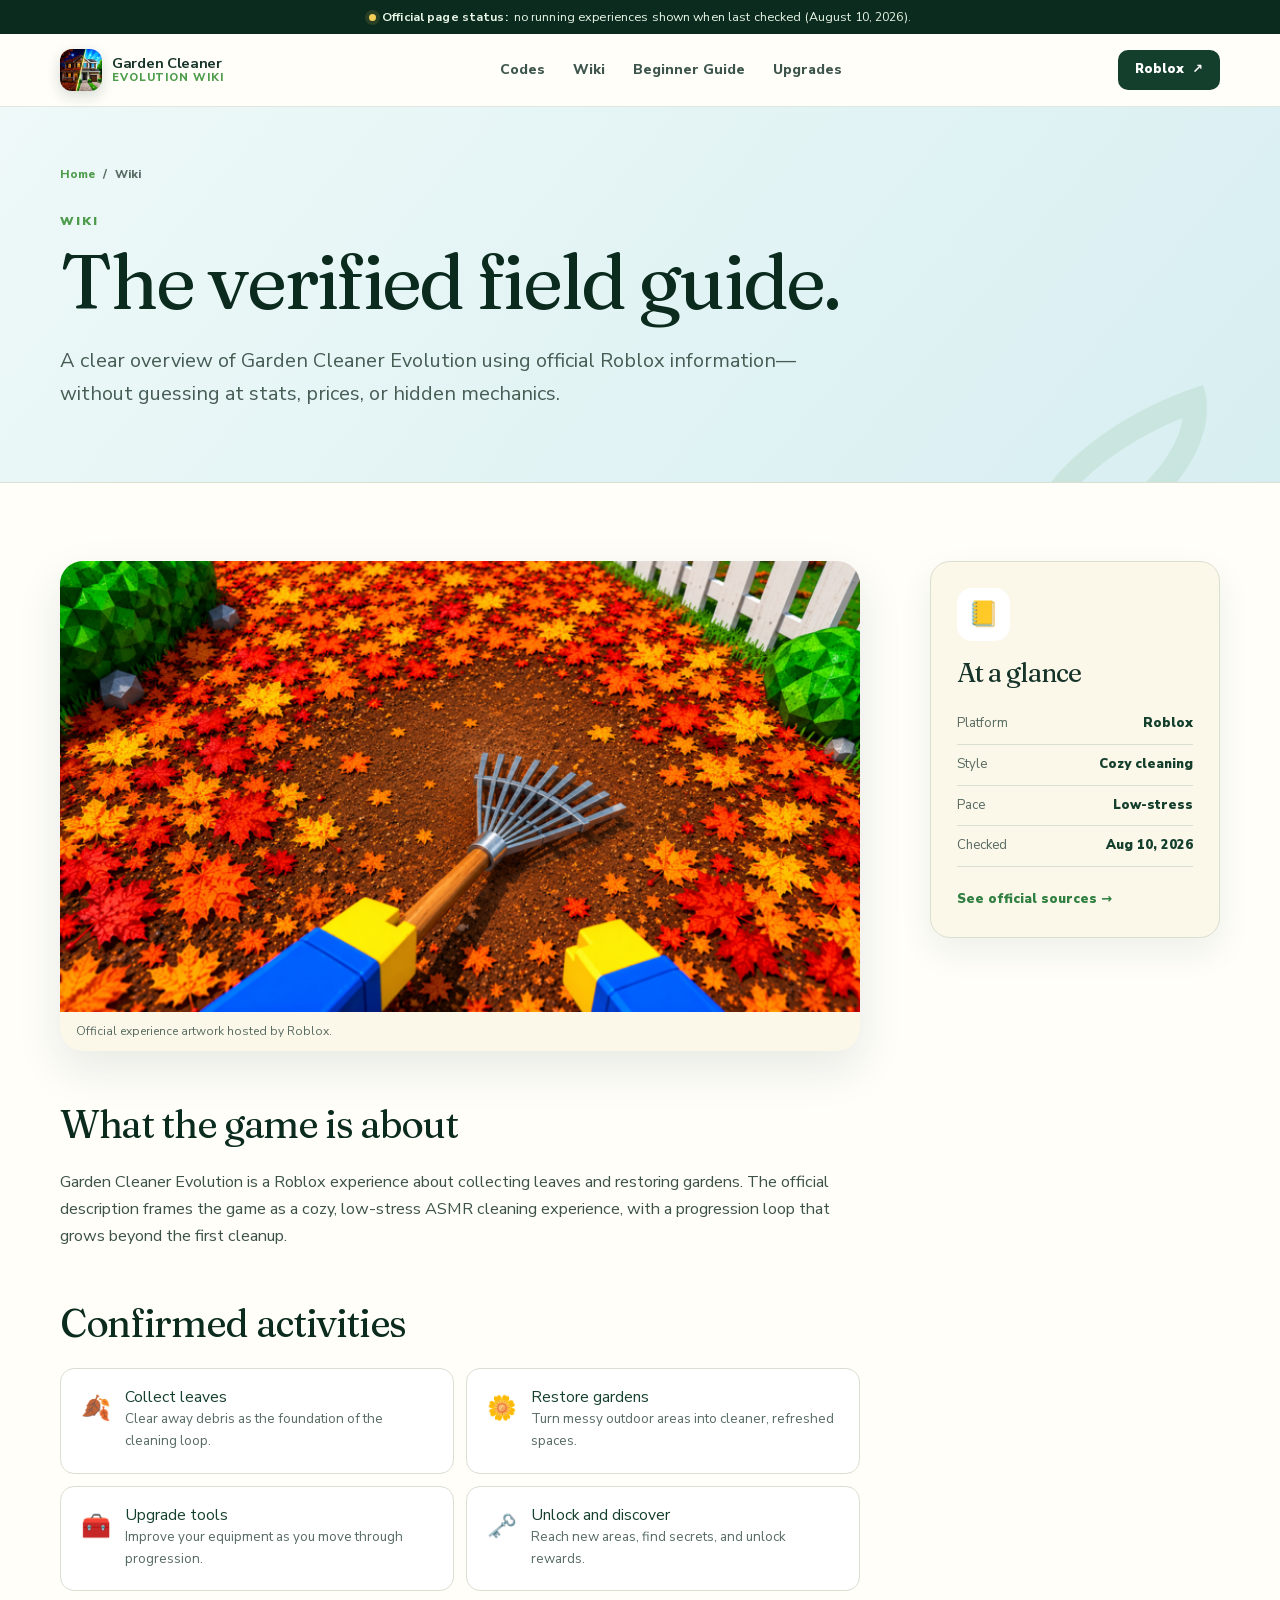
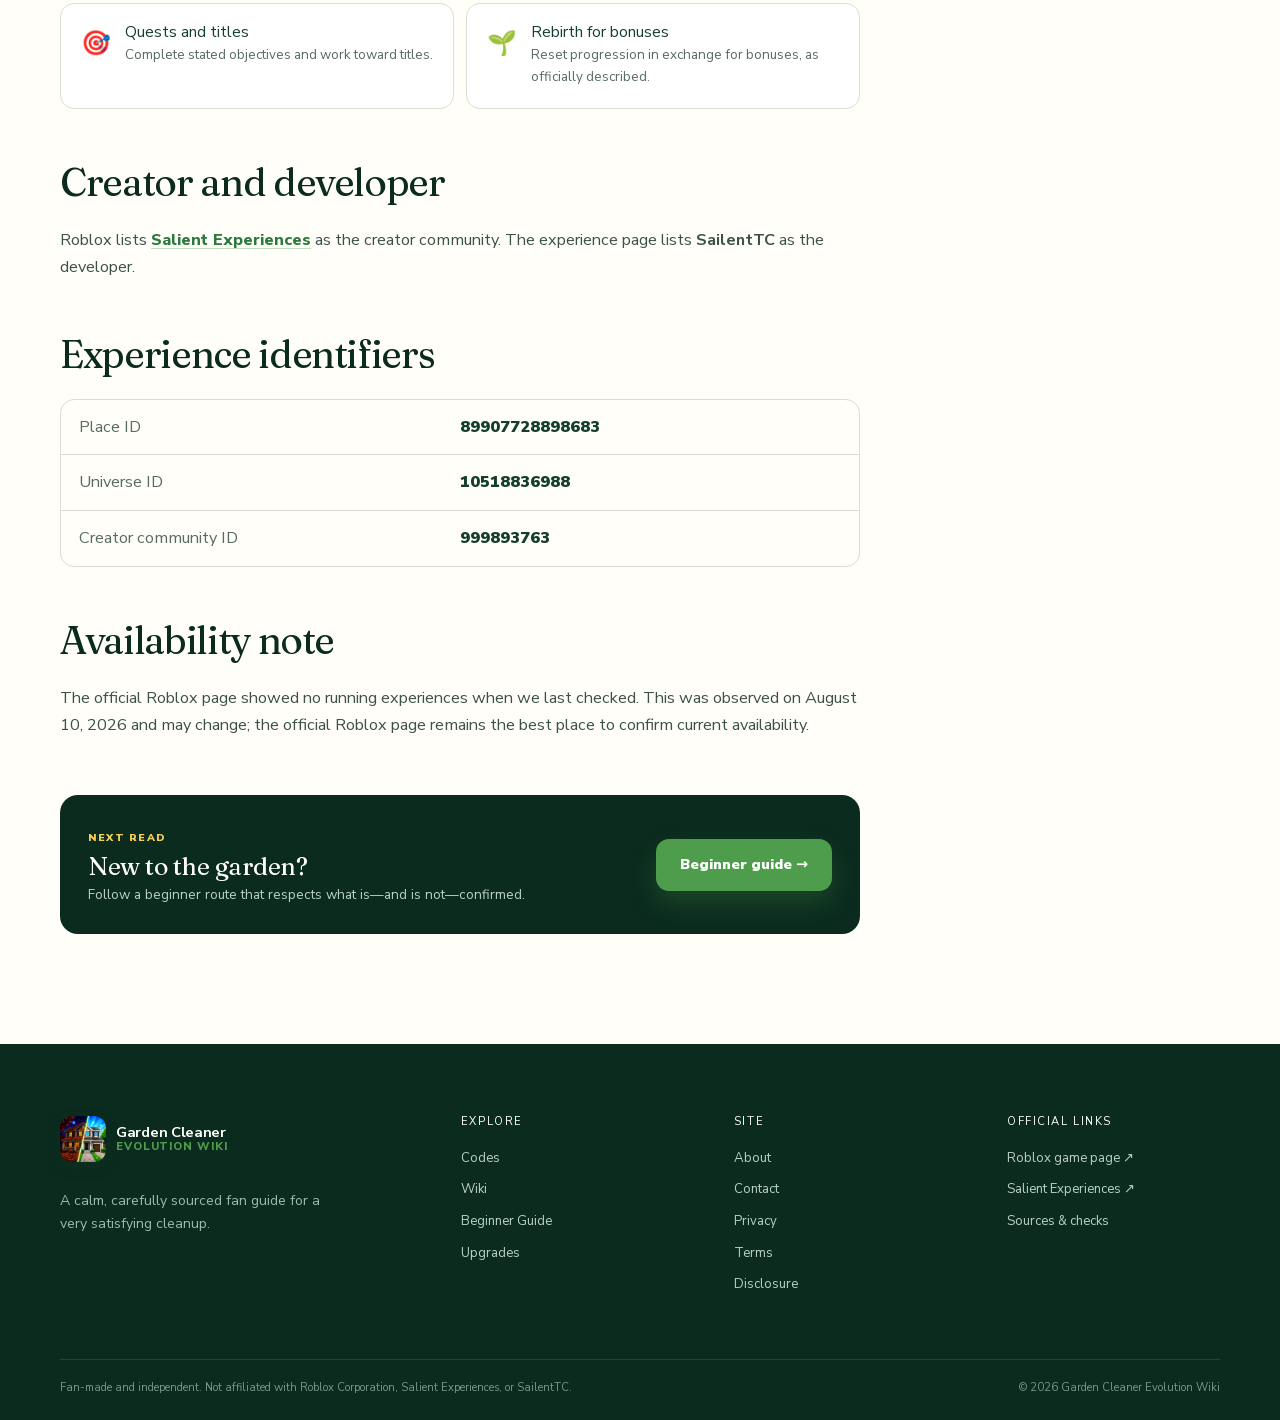
<file: wiki.html>
<!DOCTYPE html><html lang="en"><head><meta charSet="utf-8"/><meta name="viewport" content="width=device-width, initial-scale=1"/><link rel="preload" href="/_next/static/media/03bda585a99c6450-s.p.0zzh68k1~whtc.woff2" as="font" crossorigin="" type="font/woff2"/><link rel="preload" href="/_next/static/media/f141b5b7abe57afc-s.p.0-k1k9nod8chc.woff2" as="font" crossorigin="" type="font/woff2"/><link rel="stylesheet" href="/_next/static/chunks/0~fy4u8-gfw_y.css" data-precedence="next"/><link rel="preload" as="script" fetchPriority="low" href="/_next/static/chunks/01j.ef_4xi4yb.js"/><script src="/_next/static/chunks/0vyt0ww51.wy-.js" async=""></script><script src="/_next/static/chunks/0tl9d6bwp3.5a.js" async=""></script><script src="/_next/static/chunks/0lut.cfmw6o_8.js" async=""></script><script src="/_next/static/chunks/turbopack-0kl4zo~4mn8qy.js" async=""></script><script src="/_next/static/chunks/10mdu2ydrw1ms.js" async=""></script><script src="/_next/static/chunks/0qvja7sp8adtu.js" async=""></script><meta name="next-size-adjust" content=""/><title>Garden Cleaner Evolution Wiki: Verified Game Facts | Garden Cleaner Evolution Wiki</title><meta name="description" content="Verified facts, gameplay overview, objectives, and official references for Garden Cleaner Evolution."/><meta name="application-name" content="Garden Cleaner Evolution Wiki"/><meta name="robots" content="index, follow"/><meta name="category" content="game guide"/><link rel="canonical" href="https://gardencleanerevolutiongame.wiki/wiki"/><meta property="og:title" content="Garden Cleaner Evolution Wiki: Verified Game Facts"/><meta property="og:description" content="Verified facts, gameplay overview, objectives, and official references for Garden Cleaner Evolution."/><meta property="og:url" content="https://gardencleanerevolutiongame.wiki/wiki"/><meta property="og:site_name" content="Garden Cleaner Evolution Wiki"/><meta property="og:image" content="https://gardencleanerevolutiongame.wiki/og.png"/><meta property="og:image:width" content="1200"/><meta property="og:image:height" content="630"/><meta property="og:image:alt" content="Garden Cleaner Evolution Wiki — an independent game guide"/><meta property="og:type" content="website"/><meta name="twitter:card" content="summary_large_image"/><meta name="twitter:title" content="Garden Cleaner Evolution Wiki: Verified Game Facts"/><meta name="twitter:description" content="Verified facts, gameplay overview, objectives, and official references for Garden Cleaner Evolution."/><meta name="twitter:image" content="https://gardencleanerevolutiongame.wiki/og.png"/><link rel="shortcut icon" href="/game/icon.png"/><link rel="icon" href="/game/icon.png"/><script src="/_next/static/chunks/03~yq9q893hmn.js" noModule=""></script></head><body class="nunito_sans_58c2d92a-module__X7BsOW__variable fraunces_b202e7d9-module__YSVETG__variable"><div hidden=""><!--$--><!--/$--></div><a class="skip-link" href="#main-content">Skip to content</a><script type="application/ld+json">{"@context":"https://schema.org","@type":"WebSite","name":"Garden Cleaner Evolution Wiki","alternateName":"Garden Cleaner Wiki","url":"https://gardencleanerevolutiongame.wiki","description":"An independent, fact-checked fan wiki for Garden Cleaner Evolution on Roblox, with beginner tips, upgrade guidance, codes status, and official sources.","inLanguage":"en","isAccessibleForFree":true}</script><script type="application/ld+json">{"@context":"https://schema.org","@type":"VideoGame","name":"Garden Cleaner Evolution","url":"https://www.roblox.com/games/89907728898683/Garden-Cleaner-Evolution","image":["https://gardencleanerevolutiongame.wiki/game/icon.png","https://gardencleanerevolutiongame.wiki/game/garden-cleanup.png"],"gamePlatform":"Roblox","applicationCategory":"Game","author":{"@type":"Organization","name":"Salient Experiences","url":"https://www.roblox.com/communities/999893763/Salient-Experiences"},"description":"A cozy cleaning game on Roblox where players collect leaves, restore gardens, unlock rewards and areas, find secrets, upgrade tools, complete quests and titles, and rebirth for bonuses."}</script><div class="status-strip"><div class="shell status-strip__inner"><span class="status-dot" aria-hidden="true"></span><strong>Official page status:</strong> no running experiences shown when last checked (<!-- -->August 10, 2026<!-- -->).</div></div><header class="site-header"><div class="shell nav-wrap"><a class="brand" aria-label="Garden Cleaner Evolution Wiki home" href="/"><img alt="" loading="lazy" width="42" height="42" decoding="async" data-nimg="1" style="color:transparent" src="/game/icon.png"/><span><b>Garden Cleaner</b><small>Evolution Wiki</small></span></a><nav aria-label="Main navigation"><a href="/codes">Codes</a><a href="/wiki">Wiki</a><a href="/guides/beginner">Beginner Guide</a><a href="/upgrades">Upgrades</a></nav><a class="button button--small button--dark nav-play" href="https://www.roblox.com/games/89907728898683/Garden-Cleaner-Evolution" target="_blank" rel="noopener noreferrer">Roblox <span aria-hidden="true">↗</span></a></div></header><main id="main-content"><section class="page-hero page-hero--blue"><div class="shell page-hero__inner"><div class="breadcrumbs" aria-label="Breadcrumb"><a href="/">Home</a><span aria-hidden="true">/</span><span>Wiki</span></div><p class="eyebrow">Wiki</p><h1>The verified field guide.</h1><p class="page-lede">A clear overview of Garden Cleaner Evolution using official Roblox information—without guessing at stats, prices, or hidden mechanics.</p></div></section><div class="shell content-layout"><article class="prose"><figure class="prose-image"><img alt="Official Garden Cleaner Evolution artwork showing a colorful garden" loading="lazy" width="767" height="432" decoding="async" data-nimg="1" style="color:transparent" src="/game/garden-world.png"/><figcaption>Official experience artwork hosted by Roblox.</figcaption></figure><h2>What the game is about</h2><p>Garden Cleaner Evolution is a Roblox experience about collecting leaves and restoring gardens. The official description frames the game as a cozy, low-stress ASMR cleaning experience, with a progression loop that grows beyond the first cleanup.</p><h2>Confirmed activities</h2><div class="feature-list"><article><span>🍂</span><div><h3>Collect leaves</h3><p>Clear away debris as the foundation of the cleaning loop.</p></div></article><article><span>🌼</span><div><h3>Restore gardens</h3><p>Turn messy outdoor areas into cleaner, refreshed spaces.</p></div></article><article><span>🧰</span><div><h3>Upgrade tools</h3><p>Improve your equipment as you move through progression.</p></div></article><article><span>🗝️</span><div><h3>Unlock and discover</h3><p>Reach new areas, find secrets, and unlock rewards.</p></div></article><article><span>🎯</span><div><h3>Quests and titles</h3><p>Complete stated objectives and work toward titles.</p></div></article><article><span>🌱</span><div><h3>Rebirth for bonuses</h3><p>Reset progression in exchange for bonuses, as officially described.</p></div></article></div><h2>Creator and developer</h2><p>Roblox lists <a href="https://www.roblox.com/communities/999893763/Salient-Experiences" target="_blank" rel="noreferrer">Salient Experiences</a> as the creator community. The experience page lists <strong>SailentTC</strong> as the developer.</p><h2>Experience identifiers</h2><dl class="data-list"><div><dt>Place ID</dt><dd>89907728898683</dd></div><div><dt>Universe ID</dt><dd>10518836988</dd></div><div><dt>Creator community ID</dt><dd>999893763</dd></div></dl><h2>Availability note</h2><p>The official Roblox page showed no running experiences when we last checked.<!-- --> This was observed on <!-- -->August 10, 2026<!-- --> and may change; the official Roblox page remains the best place to confirm current availability.</p><div class="next-card"><div><span>Next read</span><h3>New to the garden?</h3><p>Follow a beginner route that respects what is—and is not—confirmed.</p></div><a class="button button--primary" href="/guides/beginner">Beginner guide →</a></div></article><aside class="side-card side-card--facts"><span class="side-card__icon" aria-hidden="true">📒</span><h2>At a glance</h2><dl><div><dt>Platform</dt><dd>Roblox</dd></div><div><dt>Style</dt><dd>Cozy cleaning</dd></div><div><dt>Pace</dt><dd>Low-stress</dd></div><div><dt>Checked</dt><dd>Aug 10, 2026</dd></div></dl><a href="/sources">See official sources →</a></aside></div><!--$--><!--/$--></main><footer class="site-footer"><div class="shell footer-grid"><div class="footer-intro"><a class="brand brand--footer" href="/"><img alt="" loading="lazy" width="46" height="46" decoding="async" data-nimg="1" style="color:transparent" src="/game/icon.png"/><span><b>Garden Cleaner</b><small>Evolution Wiki</small></span></a><p>A calm, carefully sourced fan guide for a very satisfying cleanup.</p></div><div><h2>Explore</h2><a href="/codes">Codes</a><a href="/wiki">Wiki</a><a href="/guides/beginner">Beginner Guide</a><a href="/upgrades">Upgrades</a></div><div><h2>Site</h2><a href="/about">About</a><a href="/contact">Contact</a><a href="/privacy">Privacy</a><a href="/terms">Terms</a><a href="/disclosure">Disclosure</a></div><div><h2>Official links</h2><a href="https://www.roblox.com/games/89907728898683/Garden-Cleaner-Evolution" target="_blank" rel="noreferrer">Roblox game page ↗</a><a href="https://www.roblox.com/communities/999893763/Salient-Experiences" target="_blank" rel="noreferrer">Salient Experiences ↗</a><a href="/sources">Sources &amp; checks</a></div></div><div class="shell footer-bottom"><p>Fan-made and independent. Not affiliated with Roblox Corporation, Salient Experiences, or SailentTC.</p><p>© 2026 Garden Cleaner Evolution Wiki</p></div></footer><script src="/_next/static/chunks/01j.ef_4xi4yb.js" id="_R_" async=""></script><script>(self.__next_f=self.__next_f||[]).push([0])</script><script>self.__next_f.push([1,"1:\"$Sreact.fragment\"\n2:I[65840,[\"/_next/static/chunks/10mdu2ydrw1ms.js\",\"/_next/static/chunks/0qvja7sp8adtu.js\"],\"\"]\n3:I[77577,[\"/_next/static/chunks/10mdu2ydrw1ms.js\",\"/_next/static/chunks/0qvja7sp8adtu.js\"],\"Image\"]\n4:I[49484,[\"/_next/static/chunks/10mdu2ydrw1ms.js\",\"/_next/static/chunks/0qvja7sp8adtu.js\"],\"default\"]\n5:I[49337,[\"/_next/static/chunks/10mdu2ydrw1ms.js\",\"/_next/static/chunks/0qvja7sp8adtu.js\"],\"default\"]\nb:I[4630,[\"/_next/static/chunks/10mdu2ydrw1ms.js\",\"/_next/static/chunks/0qvja7sp8adtu.js\"],\"default\",1]\n:HL[\"/_next/static/chunks/0~fy4u8-gfw_y.css\",\"style\"]\n:HL[\"/_next/static/media/03bda585a99c6450-s.p.0zzh68k1~whtc.woff2\",\"font\",{\"crossOrigin\":\"\",\"type\":\"font/woff2\"}]\n:HL[\"/_next/static/media/f141b5b7abe57afc-s.p.0-k1k9nod8chc.woff2\",\"font\",{\"crossOrigin\":\"\",\"type\":\"font/woff2\"}]\n"])</script><script>self.__next_f.push([1,"0:{\"P\":null,\"c\":[\"\",\"wiki\"],\"q\":\"\",\"i\":false,\"f\":[[[\"\",{\"children\":[\"wiki\",{\"children\":[\"__PAGE__\",{}]}]},\"$undefined\",\"$undefined\",16],[[\"$\",\"$1\",\"c\",{\"children\":[[[\"$\",\"link\",\"0\",{\"rel\":\"stylesheet\",\"href\":\"/_next/static/chunks/0~fy4u8-gfw_y.css\",\"precedence\":\"next\",\"crossOrigin\":\"$undefined\",\"nonce\":\"$undefined\"}],[\"$\",\"script\",\"script-0\",{\"src\":\"/_next/static/chunks/10mdu2ydrw1ms.js\",\"async\":true,\"nonce\":\"$undefined\"}],[\"$\",\"script\",\"script-1\",{\"src\":\"/_next/static/chunks/0qvja7sp8adtu.js\",\"async\":true,\"nonce\":\"$undefined\"}]],[\"$\",\"html\",null,{\"lang\":\"en\",\"children\":[\"$\",\"body\",null,{\"className\":\"nunito_sans_58c2d92a-module__X7BsOW__variable fraunces_b202e7d9-module__YSVETG__variable\",\"children\":[[\"$\",\"a\",null,{\"className\":\"skip-link\",\"href\":\"#main-content\",\"children\":\"Skip to content\"}],[\"$\",\"script\",null,{\"type\":\"application/ld+json\",\"dangerouslySetInnerHTML\":{\"__html\":\"{\\\"@context\\\":\\\"https://schema.org\\\",\\\"@type\\\":\\\"WebSite\\\",\\\"name\\\":\\\"Garden Cleaner Evolution Wiki\\\",\\\"alternateName\\\":\\\"Garden Cleaner Wiki\\\",\\\"url\\\":\\\"https://gardencleanerevolutiongame.wiki\\\",\\\"description\\\":\\\"An independent, fact-checked fan wiki for Garden Cleaner Evolution on Roblox, with beginner tips, upgrade guidance, codes status, and official sources.\\\",\\\"inLanguage\\\":\\\"en\\\",\\\"isAccessibleForFree\\\":true}\"}}],[\"$\",\"script\",null,{\"type\":\"application/ld+json\",\"dangerouslySetInnerHTML\":{\"__html\":\"{\\\"@context\\\":\\\"https://schema.org\\\",\\\"@type\\\":\\\"VideoGame\\\",\\\"name\\\":\\\"Garden Cleaner Evolution\\\",\\\"url\\\":\\\"https://www.roblox.com/games/89907728898683/Garden-Cleaner-Evolution\\\",\\\"image\\\":[\\\"https://gardencleanerevolutiongame.wiki/game/icon.png\\\",\\\"https://gardencleanerevolutiongame.wiki/game/garden-cleanup.png\\\"],\\\"gamePlatform\\\":\\\"Roblox\\\",\\\"applicationCategory\\\":\\\"Game\\\",\\\"author\\\":{\\\"@type\\\":\\\"Organization\\\",\\\"name\\\":\\\"Salient Experiences\\\",\\\"url\\\":\\\"https://www.roblox.com/communities/999893763/Salient-Experiences\\\"},\\\"description\\\":\\\"A cozy cleaning game on Roblox where players collect leaves, restore gardens, unlock rewards and areas, find secrets, upgrade tools, complete quests and titles, and rebirth for bonuses.\\\"}\"}}],[[\"$\",\"div\",null,{\"className\":\"status-strip\",\"children\":[\"$\",\"div\",null,{\"className\":\"shell status-strip__inner\",\"children\":[[\"$\",\"span\",null,{\"className\":\"status-dot\",\"aria-hidden\":\"true\"}],[\"$\",\"strong\",null,{\"children\":\"Official page status:\"}],\" no running experiences shown when last checked (\",\"August 10, 2026\",\").\"]}]}],[\"$\",\"header\",null,{\"className\":\"site-header\",\"children\":[\"$\",\"div\",null,{\"className\":\"shell nav-wrap\",\"children\":[[\"$\",\"$L2\",null,{\"className\":\"brand\",\"href\":\"/\",\"aria-label\":\"Garden Cleaner Evolution Wiki home\",\"children\":[[\"$\",\"$L3\",null,{\"src\":\"/game/icon.png\",\"width\":42,\"height\":42,\"alt\":\"\"}],[\"$\",\"span\",null,{\"children\":[[\"$\",\"b\",null,{\"children\":\"Garden Cleaner\"}],[\"$\",\"small\",null,{\"children\":\"Evolution Wiki\"}]]}]]}],[\"$\",\"nav\",null,{\"aria-label\":\"Main navigation\",\"children\":[[\"$\",\"$L2\",\"/codes\",{\"href\":\"/codes\",\"children\":\"Codes\"}],[\"$\",\"$L2\",\"/wiki\",{\"href\":\"/wiki\",\"children\":\"Wiki\"}],[\"$\",\"$L2\",\"/guides/beginner\",{\"href\":\"/guides/beginner\",\"children\":\"Beginner Guide\"}],[\"$\",\"$L2\",\"/upgrades\",{\"href\":\"/upgrades\",\"children\":\"Upgrades\"}]]}],[\"$\",\"a\",null,{\"className\":\"button button--small button--dark nav-play\",\"href\":\"https://www.roblox.com/games/89907728898683/Garden-Cleaner-Evolution\",\"target\":\"_blank\",\"rel\":\"noopener noreferrer\",\"children\":[\"Roblox \",[\"$\",\"span\",null,{\"aria-hidden\":\"true\",\"children\":\"↗\"}]]}]]}]}]],[\"$\",\"main\",null,{\"id\":\"main-content\",\"children\":[\"$\",\"$L4\",null,{\"parallelRouterKey\":\"children\",\"error\":\"$undefined\",\"errorStyles\":\"$undefined\",\"errorScripts\":\"$undefined\",\"template\":[\"$\",\"$L5\",null,{}],\"templateStyles\":\"$undefined\",\"templateScripts\":\"$undefined\",\"notFound\":[[\"$\",\"section\",null,{\"className\":\"not-found\",\"children\":[[\"$\",\"div\",null,{\"className\":\"not-found__leaf\",\"aria-hidden\":\"true\",\"children\":\"🍂\"}],[\"$\",\"p\",null,{\"className\":\"eyebrow\",\"children\":\"404 · Path not found\"}],[\"$\",\"h1\",null,{\"children\":\"This path could use a little cleanup.\"}],[\"$\",\"p\",null,{\"children\":\"The page may have moved, or the address may have a stray leaf in it.\"}],[\"$\",\"div\",null,{\"className\":\"button-row\",\"children\":[[\"$\",\"$L2\",null,{\"className\":\"button button--primary\",\"href\":\"/\",\"children\":\"Return home\"}],[\"$\",\"$L2\",null,{\"className\":\"button button--secondary\",\"href\":\"/wiki\",\"children\":\"Open the wiki\"}]]}]]}],[]],\"forbidden\":\"$undefined\",\"unauthorized\":\"$undefined\"}]}],\"$L6\"]}]}]]}],{\"children\":[\"$L7\",{\"children\":[\"$L8\",{},null,false,null]},null,false,\"$@9\"]},null,false,null],\"$La\",false]],\"m\":\"$undefined\",\"G\":[\"$b\",[\"$Lc\"]],\"S\":true,\"h\":null,\"s\":\"$undefined\",\"l\":\"$undefined\",\"p\":\"$undefined\",\"d\":\"$undefined\",\"b\":\"G4w5QN1rv7Z0tKL-FqwM4\"}\n"])</script><script>self.__next_f.push([1,"13:I[63780,[\"/_next/static/chunks/10mdu2ydrw1ms.js\",\"/_next/static/chunks/0qvja7sp8adtu.js\"],\"ViewportBoundary\"]\n15:I[63780,[\"/_next/static/chunks/10mdu2ydrw1ms.js\",\"/_next/static/chunks/0qvja7sp8adtu.js\"],\"MetadataBoundary\"]\n16:\"$Sreact.suspense\"\n"])</script><script>self.__next_f.push([1,"6:[\"$\",\"footer\",null,{\"className\":\"site-footer\",\"children\":[[\"$\",\"div\",null,{\"className\":\"shell footer-grid\",\"children\":[[\"$\",\"div\",null,{\"className\":\"footer-intro\",\"children\":[[\"$\",\"$L2\",null,{\"className\":\"brand brand--footer\",\"href\":\"/\",\"children\":[[\"$\",\"$L3\",null,{\"src\":\"/game/icon.png\",\"width\":46,\"height\":46,\"alt\":\"\"}],[\"$\",\"span\",null,{\"children\":[[\"$\",\"b\",null,{\"children\":\"Garden Cleaner\"}],[\"$\",\"small\",null,{\"children\":\"Evolution Wiki\"}]]}]]}],[\"$\",\"p\",null,{\"children\":\"A calm, carefully sourced fan guide for a very satisfying cleanup.\"}]]}],[\"$\",\"div\",null,{\"children\":[[\"$\",\"h2\",null,{\"children\":\"Explore\"}],[[\"$\",\"$L2\",\"/codes\",{\"href\":\"/codes\",\"children\":\"Codes\"}],[\"$\",\"$L2\",\"/wiki\",{\"href\":\"/wiki\",\"children\":\"Wiki\"}],[\"$\",\"$L2\",\"/guides/beginner\",{\"href\":\"/guides/beginner\",\"children\":\"Beginner Guide\"}],[\"$\",\"$L2\",\"/upgrades\",{\"href\":\"/upgrades\",\"children\":\"Upgrades\"}]]]}],[\"$\",\"div\",null,{\"children\":[[\"$\",\"h2\",null,{\"children\":\"Site\"}],[[\"$\",\"$L2\",\"/about\",{\"href\":\"/about\",\"children\":\"About\"}],[\"$\",\"$L2\",\"/contact\",{\"href\":\"/contact\",\"children\":\"Contact\"}],[\"$\",\"$L2\",\"/privacy\",{\"href\":\"/privacy\",\"children\":\"Privacy\"}],[\"$\",\"$L2\",\"/terms\",{\"href\":\"/terms\",\"children\":\"Terms\"}],[\"$\",\"$L2\",\"/disclosure\",{\"href\":\"/disclosure\",\"children\":\"Disclosure\"}]]]}],[\"$\",\"div\",null,{\"children\":[[\"$\",\"h2\",null,{\"children\":\"Official links\"}],[\"$\",\"a\",null,{\"href\":\"https://www.roblox.com/games/89907728898683/Garden-Cleaner-Evolution\",\"target\":\"_blank\",\"rel\":\"noreferrer\",\"children\":\"Roblox game page ↗\"}],[\"$\",\"a\",null,{\"href\":\"https://www.roblox.com/communities/999893763/Salient-Experiences\",\"target\":\"_blank\",\"rel\":\"noreferrer\",\"children\":\"Salient Experiences ↗\"}],[\"$\",\"$L2\",null,{\"href\":\"/sources\",\"children\":\"Sources \u0026 checks\"}]]}]]}],[\"$\",\"div\",null,{\"className\":\"shell footer-bottom\",\"children\":[[\"$\",\"p\",null,{\"children\":\"Fan-made and independent. Not affiliated with Roblox Corporation, Salient Experiences, or SailentTC.\"}],[\"$\",\"p\",null,{\"children\":\"© 2026 Garden Cleaner Evolution Wiki\"}]]}]]}]\n"])</script><script>self.__next_f.push([1,"7:[\"$\",\"$1\",\"c\",{\"children\":[null,[\"$\",\"$L4\",null,{\"parallelRouterKey\":\"children\",\"error\":\"$undefined\",\"errorStyles\":\"$undefined\",\"errorScripts\":\"$undefined\",\"template\":[\"$\",\"$L5\",null,{}],\"templateStyles\":\"$undefined\",\"templateScripts\":\"$undefined\",\"notFound\":\"$undefined\",\"forbidden\":\"$undefined\",\"unauthorized\":\"$undefined\"}]]}]\n"])</script><script>self.__next_f.push([1,"8:[\"$\",\"$1\",\"c\",{\"children\":[[[\"$\",\"section\",null,{\"className\":\"page-hero page-hero--blue\",\"children\":[\"$\",\"div\",null,{\"className\":\"shell page-hero__inner\",\"children\":[[\"$\",\"div\",null,{\"className\":\"breadcrumbs\",\"aria-label\":\"Breadcrumb\",\"children\":[[\"$\",\"$L2\",null,{\"href\":\"/\",\"children\":\"Home\"}],[\"$\",\"span\",null,{\"aria-hidden\":\"true\",\"children\":\"/\"}],[\"$\",\"span\",null,{\"children\":\"Wiki\"}]]}],[\"$\",\"p\",null,{\"className\":\"eyebrow\",\"children\":\"Wiki\"}],[\"$\",\"h1\",null,{\"children\":\"The verified field guide.\"}],[\"$\",\"p\",null,{\"className\":\"page-lede\",\"children\":\"A clear overview of Garden Cleaner Evolution using official Roblox information—without guessing at stats, prices, or hidden mechanics.\"}]]}]}],[\"$\",\"div\",null,{\"className\":\"shell content-layout\",\"children\":[[\"$\",\"article\",null,{\"className\":\"prose\",\"children\":[[\"$\",\"figure\",null,{\"className\":\"prose-image\",\"children\":[[\"$\",\"$L3\",null,{\"src\":\"/game/garden-world.png\",\"alt\":\"Official Garden Cleaner Evolution artwork showing a colorful garden\",\"width\":767,\"height\":432}],[\"$\",\"figcaption\",null,{\"children\":\"Official experience artwork hosted by Roblox.\"}]]}],[\"$\",\"h2\",null,{\"children\":\"What the game is about\"}],[\"$\",\"p\",null,{\"children\":\"Garden Cleaner Evolution is a Roblox experience about collecting leaves and restoring gardens. The official description frames the game as a cozy, low-stress ASMR cleaning experience, with a progression loop that grows beyond the first cleanup.\"}],[\"$\",\"h2\",null,{\"children\":\"Confirmed activities\"}],[\"$\",\"div\",null,{\"className\":\"feature-list\",\"children\":[[\"$\",\"article\",null,{\"children\":[[\"$\",\"span\",null,{\"children\":\"🍂\"}],[\"$\",\"div\",null,{\"children\":[[\"$\",\"h3\",null,{\"children\":\"Collect leaves\"}],[\"$\",\"p\",null,{\"children\":\"Clear away debris as the foundation of the cleaning loop.\"}]]}]]}],[\"$\",\"article\",null,{\"children\":[[\"$\",\"span\",null,{\"children\":\"🌼\"}],[\"$\",\"div\",null,{\"children\":[[\"$\",\"h3\",null,{\"children\":\"Restore gardens\"}],[\"$\",\"p\",null,{\"children\":\"Turn messy outdoor areas into cleaner, refreshed spaces.\"}]]}]]}],[\"$\",\"article\",null,{\"children\":[[\"$\",\"span\",null,{\"children\":\"🧰\"}],[\"$\",\"div\",null,{\"children\":[[\"$\",\"h3\",null,{\"children\":\"Upgrade tools\"}],[\"$\",\"p\",null,{\"children\":\"Improve your equipment as you move through progression.\"}]]}]]}],[\"$\",\"article\",null,{\"children\":[[\"$\",\"span\",null,{\"children\":\"🗝️\"}],[\"$\",\"div\",null,{\"children\":[[\"$\",\"h3\",null,{\"children\":\"Unlock and discover\"}],[\"$\",\"p\",null,{\"children\":\"Reach new areas, find secrets, and unlock rewards.\"}]]}]]}],[\"$\",\"article\",null,{\"children\":[[\"$\",\"span\",null,{\"children\":\"🎯\"}],[\"$\",\"div\",null,{\"children\":[[\"$\",\"h3\",null,{\"children\":\"Quests and titles\"}],[\"$\",\"p\",null,{\"children\":\"Complete stated objectives and work toward titles.\"}]]}]]}],[\"$\",\"article\",null,{\"children\":[[\"$\",\"span\",null,{\"children\":\"🌱\"}],[\"$\",\"div\",null,{\"children\":[[\"$\",\"h3\",null,{\"children\":\"Rebirth for bonuses\"}],[\"$\",\"p\",null,{\"children\":\"Reset progression in exchange for bonuses, as officially described.\"}]]}]]}]]}],[\"$\",\"h2\",null,{\"children\":\"Creator and developer\"}],[\"$\",\"p\",null,{\"children\":[\"Roblox lists \",[\"$\",\"a\",null,{\"href\":\"https://www.roblox.com/communities/999893763/Salient-Experiences\",\"target\":\"_blank\",\"rel\":\"noreferrer\",\"children\":\"Salient Experiences\"}],\" as the creator community. The experience page lists \",[\"$\",\"strong\",null,{\"children\":\"SailentTC\"}],\" as the developer.\"]}],[\"$\",\"h2\",null,{\"children\":\"Experience identifiers\"}],[\"$\",\"dl\",null,{\"className\":\"data-list\",\"children\":[[\"$\",\"div\",null,{\"children\":[[\"$\",\"dt\",null,{\"children\":\"Place ID\"}],[\"$\",\"dd\",null,{\"children\":\"89907728898683\"}]]}],[\"$\",\"div\",null,{\"children\":[[\"$\",\"dt\",null,{\"children\":\"Universe ID\"}],[\"$\",\"dd\",null,{\"children\":\"10518836988\"}]]}],[\"$\",\"div\",null,{\"children\":[[\"$\",\"dt\",null,{\"children\":\"Creator community ID\"}],[\"$\",\"dd\",null,{\"children\":\"999893763\"}]]}]]}],[\"$\",\"h2\",null,{\"children\":\"Availability note\"}],[\"$\",\"p\",null,{\"children\":[\"The official Roblox page showed no running experiences when we last checked.\",\" This was observed on \",\"August 10, 2026\",\" and may change; the official Roblox page remains the best place to confirm current availability.\"]}],[\"$\",\"div\",null,{\"className\":\"next-card\",\"children\":[[\"$\",\"div\",null,{\"children\":[[\"$\",\"span\",null,{\"children\":\"Next read\"}],[\"$\",\"h3\",null,{\"children\":\"New to the garden?\"}],[\"$\",\"p\",null,{\"children\":\"Follow a beginner route that respects what is—and is not—confirmed.\"}]]}],[\"$\",\"$L2\",null,{\"className\":\"button button--primary\",\"href\":\"/guides/beginner\",\"children\":\"Beginner guide →\"}]]}]]}],[\"$\",\"aside\",null,{\"className\":\"side-card side-card--facts\",\"children\":[\"$Ld\",\"$Le\",\"$Lf\",\"$L10\"]}]]}]],null,\"$L11\"]}]\n"])</script><script>self.__next_f.push([1,"12:[]\n9:\"$W12\"\na:[\"$\",\"$1\",\"h\",{\"children\":[null,[\"$\",\"$L13\",null,{\"children\":\"$L14\"}],[\"$\",\"div\",null,{\"hidden\":true,\"children\":[\"$\",\"$L15\",null,{\"children\":[\"$\",\"$16\",null,{\"name\":\"Next.Metadata\",\"children\":\"$L17\"}]}]}],[\"$\",\"meta\",null,{\"name\":\"next-size-adjust\",\"content\":\"\"}]]}]\nc:[\"$\",\"link\",\"0\",{\"rel\":\"stylesheet\",\"href\":\"/_next/static/chunks/0~fy4u8-gfw_y.css\",\"precedence\":\"next\",\"crossOrigin\":\"$undefined\",\"nonce\":\"$undefined\"}]\n"])</script><script>self.__next_f.push([1,"18:I[63780,[\"/_next/static/chunks/10mdu2ydrw1ms.js\",\"/_next/static/chunks/0qvja7sp8adtu.js\"],\"OutletBoundary\"]\nd:[\"$\",\"span\",null,{\"className\":\"side-card__icon\",\"aria-hidden\":\"true\",\"children\":\"📒\"}]\ne:[\"$\",\"h2\",null,{\"children\":\"At a glance\"}]\nf:[\"$\",\"dl\",null,{\"children\":[[\"$\",\"div\",null,{\"children\":[[\"$\",\"dt\",null,{\"children\":\"Platform\"}],[\"$\",\"dd\",null,{\"children\":\"Roblox\"}]]}],[\"$\",\"div\",null,{\"children\":[[\"$\",\"dt\",null,{\"children\":\"Style\"}],[\"$\",\"dd\",null,{\"children\":\"Cozy cleaning\"}]]}],[\"$\",\"div\",null,{\"children\":[[\"$\",\"dt\",null,{\"children\":\"Pace\"}],[\"$\",\"dd\",null,{\"children\":\"Low-stress\"}]]}],[\"$\",\"div\",null,{\"children\":[[\"$\",\"dt\",null,{\"children\":\"Checked\"}],[\"$\",\"dd\",null,{\"children\":\"Aug 10, 2026\"}]]}]]}]\n10:[\"$\",\"$L2\",null,{\"href\":\"/sources\",\"children\":\"See official sources →\"}]\n11:[\"$\",\"$L18\",null,{\"children\":[\"$\",\"$16\",null,{\"name\":\"Next.MetadataOutlet\",\"children\":\"$@19\"}]}]\n"])</script><script>self.__next_f.push([1,"14:[[\"$\",\"meta\",\"0\",{\"charSet\":\"utf-8\"}],[\"$\",\"meta\",\"1\",{\"name\":\"viewport\",\"content\":\"width=device-width, initial-scale=1\"}]]\n"])</script><script>self.__next_f.push([1,"1a:I[71895,[\"/_next/static/chunks/10mdu2ydrw1ms.js\",\"/_next/static/chunks/0qvja7sp8adtu.js\"],\"IconMark\"]\n"])</script><script>self.__next_f.push([1,"17:[[\"$\",\"title\",\"0\",{\"children\":\"Garden Cleaner Evolution Wiki: Verified Game Facts | Garden Cleaner Evolution Wiki\"}],[\"$\",\"meta\",\"1\",{\"name\":\"description\",\"content\":\"Verified facts, gameplay overview, objectives, and official references for Garden Cleaner Evolution.\"}],[\"$\",\"meta\",\"2\",{\"name\":\"application-name\",\"content\":\"Garden Cleaner Evolution Wiki\"}],[\"$\",\"meta\",\"3\",{\"name\":\"robots\",\"content\":\"index, follow\"}],[\"$\",\"meta\",\"4\",{\"name\":\"category\",\"content\":\"game guide\"}],[\"$\",\"link\",\"5\",{\"rel\":\"canonical\",\"href\":\"https://gardencleanerevolutiongame.wiki/wiki\"}],[\"$\",\"meta\",\"6\",{\"property\":\"og:title\",\"content\":\"Garden Cleaner Evolution Wiki: Verified Game Facts\"}],[\"$\",\"meta\",\"7\",{\"property\":\"og:description\",\"content\":\"Verified facts, gameplay overview, objectives, and official references for Garden Cleaner Evolution.\"}],[\"$\",\"meta\",\"8\",{\"property\":\"og:url\",\"content\":\"https://gardencleanerevolutiongame.wiki/wiki\"}],[\"$\",\"meta\",\"9\",{\"property\":\"og:site_name\",\"content\":\"Garden Cleaner Evolution Wiki\"}],[\"$\",\"meta\",\"10\",{\"property\":\"og:image\",\"content\":\"https://gardencleanerevolutiongame.wiki/og.png\"}],[\"$\",\"meta\",\"11\",{\"property\":\"og:image:width\",\"content\":\"1200\"}],[\"$\",\"meta\",\"12\",{\"property\":\"og:image:height\",\"content\":\"630\"}],[\"$\",\"meta\",\"13\",{\"property\":\"og:image:alt\",\"content\":\"Garden Cleaner Evolution Wiki — an independent game guide\"}],[\"$\",\"meta\",\"14\",{\"property\":\"og:type\",\"content\":\"website\"}],[\"$\",\"meta\",\"15\",{\"name\":\"twitter:card\",\"content\":\"summary_large_image\"}],[\"$\",\"meta\",\"16\",{\"name\":\"twitter:title\",\"content\":\"Garden Cleaner Evolution Wiki: Verified Game Facts\"}],[\"$\",\"meta\",\"17\",{\"name\":\"twitter:description\",\"content\":\"Verified facts, gameplay overview, objectives, and official references for Garden Cleaner Evolution.\"}],[\"$\",\"meta\",\"18\",{\"name\":\"twitter:image\",\"content\":\"https://gardencleanerevolutiongame.wiki/og.png\"}],[\"$\",\"link\",\"19\",{\"rel\":\"shortcut icon\",\"href\":\"/game/icon.png\"}],[\"$\",\"link\",\"20\",{\"rel\":\"icon\",\"href\":\"/game/icon.png\"}],[\"$\",\"$L1a\",\"21\",{}]]\n"])</script><script>self.__next_f.push([1,"19:null\n"])</script>  <!-- adsterra-code-handoff:artifact-runtime:start -->
  <script type="module" src="/adsterra/runtime.js" data-adsterra-artifact-runtime data-global-fallback="true"></script>
  <!-- adsterra-code-handoff:artifact-runtime:end -->
</body></html>
</file>
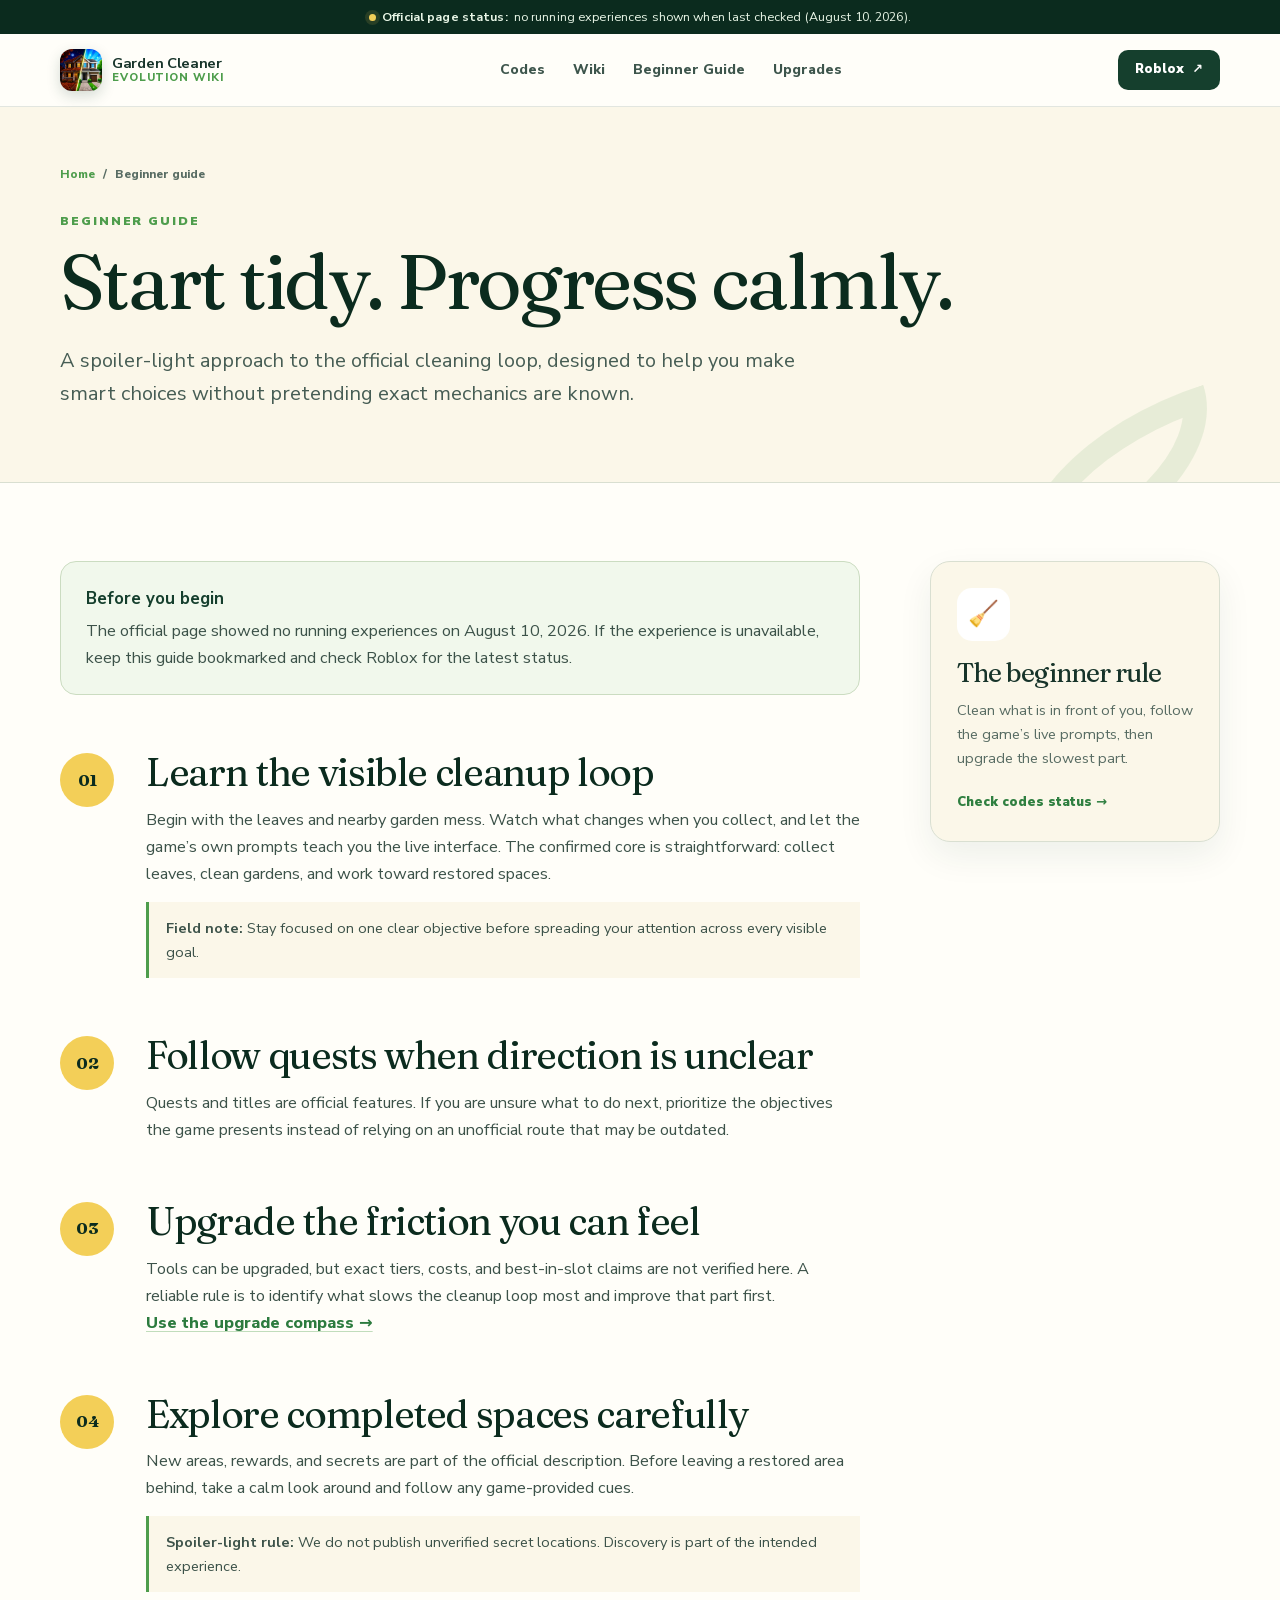
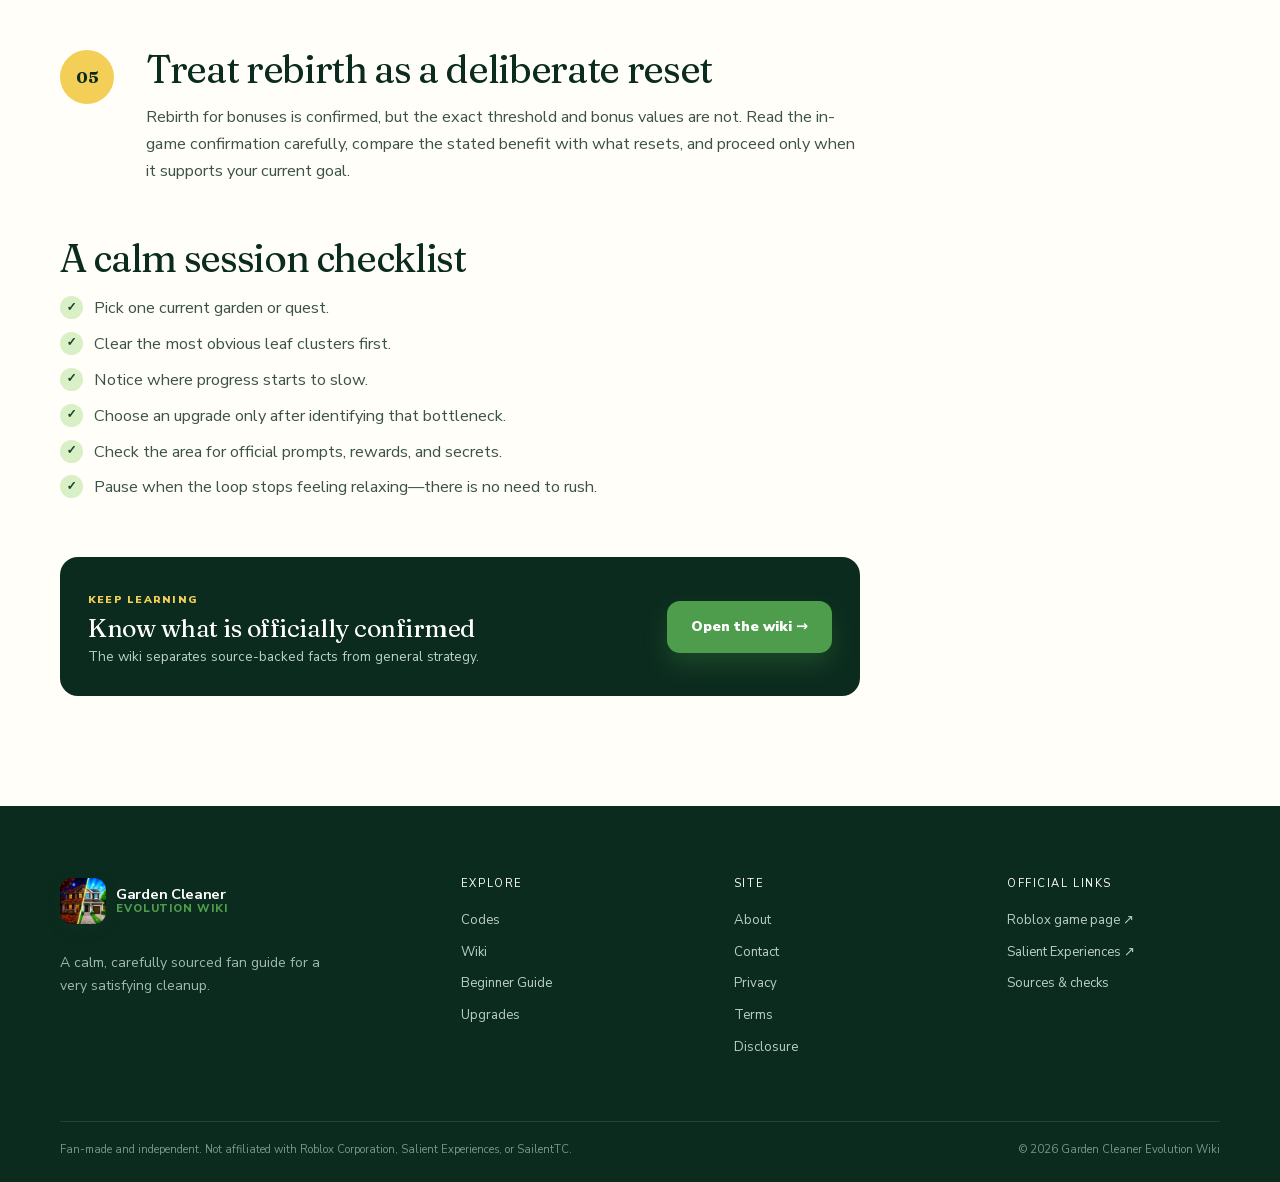
<file: guides/beginner.html>
<!DOCTYPE html><html lang="en"><head><meta charSet="utf-8"/><meta name="viewport" content="width=device-width, initial-scale=1"/><link rel="preload" href="/_next/static/media/03bda585a99c6450-s.p.0zzh68k1~whtc.woff2" as="font" crossorigin="" type="font/woff2"/><link rel="preload" href="/_next/static/media/f141b5b7abe57afc-s.p.0-k1k9nod8chc.woff2" as="font" crossorigin="" type="font/woff2"/><link rel="stylesheet" href="/_next/static/chunks/0~fy4u8-gfw_y.css" data-precedence="next"/><link rel="preload" as="script" fetchPriority="low" href="/_next/static/chunks/01j.ef_4xi4yb.js"/><script src="/_next/static/chunks/0vyt0ww51.wy-.js" async=""></script><script src="/_next/static/chunks/0tl9d6bwp3.5a.js" async=""></script><script src="/_next/static/chunks/0lut.cfmw6o_8.js" async=""></script><script src="/_next/static/chunks/turbopack-0kl4zo~4mn8qy.js" async=""></script><script src="/_next/static/chunks/10mdu2ydrw1ms.js" async=""></script><script src="/_next/static/chunks/0qvja7sp8adtu.js" async=""></script><meta name="next-size-adjust" content=""/><title>Garden Cleaner Evolution Beginner Guide | Garden Cleaner Evolution Wiki</title><meta name="description" content="A spoiler-light Garden Cleaner Evolution beginner guide based only on confirmed gameplay features."/><meta name="application-name" content="Garden Cleaner Evolution Wiki"/><meta name="robots" content="index, follow"/><meta name="category" content="game guide"/><link rel="canonical" href="https://gardencleanerevolutiongame.wiki/guides/beginner"/><meta property="og:title" content="Garden Cleaner Evolution Beginner Guide"/><meta property="og:description" content="A spoiler-light Garden Cleaner Evolution beginner guide based only on confirmed gameplay features."/><meta property="og:url" content="https://gardencleanerevolutiongame.wiki/guides/beginner"/><meta property="og:site_name" content="Garden Cleaner Evolution Wiki"/><meta property="og:image" content="https://gardencleanerevolutiongame.wiki/og.png"/><meta property="og:image:width" content="1200"/><meta property="og:image:height" content="630"/><meta property="og:image:alt" content="Garden Cleaner Evolution Wiki — an independent game guide"/><meta property="og:type" content="website"/><meta name="twitter:card" content="summary_large_image"/><meta name="twitter:title" content="Garden Cleaner Evolution Beginner Guide"/><meta name="twitter:description" content="A spoiler-light Garden Cleaner Evolution beginner guide based only on confirmed gameplay features."/><meta name="twitter:image" content="https://gardencleanerevolutiongame.wiki/og.png"/><link rel="shortcut icon" href="/game/icon.png"/><link rel="icon" href="/game/icon.png"/><script src="/_next/static/chunks/03~yq9q893hmn.js" noModule=""></script></head><body class="nunito_sans_58c2d92a-module__X7BsOW__variable fraunces_b202e7d9-module__YSVETG__variable"><div hidden=""><!--$--><!--/$--></div><a class="skip-link" href="#main-content">Skip to content</a><script type="application/ld+json">{"@context":"https://schema.org","@type":"WebSite","name":"Garden Cleaner Evolution Wiki","alternateName":"Garden Cleaner Wiki","url":"https://gardencleanerevolutiongame.wiki","description":"An independent, fact-checked fan wiki for Garden Cleaner Evolution on Roblox, with beginner tips, upgrade guidance, codes status, and official sources.","inLanguage":"en","isAccessibleForFree":true}</script><script type="application/ld+json">{"@context":"https://schema.org","@type":"VideoGame","name":"Garden Cleaner Evolution","url":"https://www.roblox.com/games/89907728898683/Garden-Cleaner-Evolution","image":["https://gardencleanerevolutiongame.wiki/game/icon.png","https://gardencleanerevolutiongame.wiki/game/garden-cleanup.png"],"gamePlatform":"Roblox","applicationCategory":"Game","author":{"@type":"Organization","name":"Salient Experiences","url":"https://www.roblox.com/communities/999893763/Salient-Experiences"},"description":"A cozy cleaning game on Roblox where players collect leaves, restore gardens, unlock rewards and areas, find secrets, upgrade tools, complete quests and titles, and rebirth for bonuses."}</script><div class="status-strip"><div class="shell status-strip__inner"><span class="status-dot" aria-hidden="true"></span><strong>Official page status:</strong> no running experiences shown when last checked (<!-- -->August 10, 2026<!-- -->).</div></div><header class="site-header"><div class="shell nav-wrap"><a class="brand" aria-label="Garden Cleaner Evolution Wiki home" href="/"><img alt="" loading="lazy" width="42" height="42" decoding="async" data-nimg="1" style="color:transparent" src="/game/icon.png"/><span><b>Garden Cleaner</b><small>Evolution Wiki</small></span></a><nav aria-label="Main navigation"><a href="/codes">Codes</a><a href="/wiki">Wiki</a><a href="/guides/beginner">Beginner Guide</a><a href="/upgrades">Upgrades</a></nav><a class="button button--small button--dark nav-play" href="https://www.roblox.com/games/89907728898683/Garden-Cleaner-Evolution" target="_blank" rel="noopener noreferrer">Roblox <span aria-hidden="true">↗</span></a></div></header><main id="main-content"><section class="page-hero page-hero--green"><div class="shell page-hero__inner"><div class="breadcrumbs" aria-label="Breadcrumb"><a href="/">Home</a><span aria-hidden="true">/</span><span>Beginner guide</span></div><p class="eyebrow">Beginner guide</p><h1>Start tidy. Progress calmly.</h1><p class="page-lede">A spoiler-light approach to the official cleaning loop, designed to help you make smart choices without pretending exact mechanics are known.</p></div></section><div class="shell content-layout"><article class="prose numbered-guide"><div class="guide-intro"><strong>Before you begin</strong><p>The official page showed no running experiences on <!-- -->August 10, 2026<!-- -->. If the experience is unavailable, keep this guide bookmarked and check Roblox for the latest status.</p></div><section><span class="guide-number">01</span><div><h2>Learn the visible cleanup loop</h2><p>Begin with the leaves and nearby garden mess. Watch what changes when you collect, and let the game’s own prompts teach you the live interface. The confirmed core is straightforward: collect leaves, clean gardens, and work toward restored spaces.</p><p class="tip"><strong>Field note:</strong> Stay focused on one clear objective before spreading your attention across every visible goal.</p></div></section><section><span class="guide-number">02</span><div><h2>Follow quests when direction is unclear</h2><p>Quests and titles are official features. If you are unsure what to do next, prioritize the objectives the game presents instead of relying on an unofficial route that may be outdated.</p></div></section><section><span class="guide-number">03</span><div><h2>Upgrade the friction you can feel</h2><p>Tools can be upgraded, but exact tiers, costs, and best-in-slot claims are not verified here. A reliable rule is to identify what slows the cleanup loop most and improve that part first.</p><a href="/upgrades">Use the upgrade compass →</a></div></section><section><span class="guide-number">04</span><div><h2>Explore completed spaces carefully</h2><p>New areas, rewards, and secrets are part of the official description. Before leaving a restored area behind, take a calm look around and follow any game-provided cues.</p><p class="tip"><strong>Spoiler-light rule:</strong> We do not publish unverified secret locations. Discovery is part of the intended experience.</p></div></section><section><span class="guide-number">05</span><div><h2>Treat rebirth as a deliberate reset</h2><p>Rebirth for bonuses is confirmed, but the exact threshold and bonus values are not. Read the in-game confirmation carefully, compare the stated benefit with what resets, and proceed only when it supports your current goal.</p></div></section><h2>A calm session checklist</h2><ul class="check-list"><li>Pick one current garden or quest.</li><li>Clear the most obvious leaf clusters first.</li><li>Notice where progress starts to slow.</li><li>Choose an upgrade only after identifying that bottleneck.</li><li>Check the area for official prompts, rewards, and secrets.</li><li>Pause when the loop stops feeling relaxing—there is no need to rush.</li></ul><div class="next-card"><div><span>Keep learning</span><h3>Know what is officially confirmed</h3><p>The wiki separates source-backed facts from general strategy.</p></div><a class="button button--primary" href="/wiki">Open the wiki →</a></div></article><aside class="side-card"><span class="side-card__icon" aria-hidden="true">🧹</span><h2>The beginner rule</h2><p>Clean what is in front of you, follow the game’s live prompts, then upgrade the slowest part.</p><a href="/codes">Check codes status →</a></aside></div><!--$--><!--/$--></main><footer class="site-footer"><div class="shell footer-grid"><div class="footer-intro"><a class="brand brand--footer" href="/"><img alt="" loading="lazy" width="46" height="46" decoding="async" data-nimg="1" style="color:transparent" src="/game/icon.png"/><span><b>Garden Cleaner</b><small>Evolution Wiki</small></span></a><p>A calm, carefully sourced fan guide for a very satisfying cleanup.</p></div><div><h2>Explore</h2><a href="/codes">Codes</a><a href="/wiki">Wiki</a><a href="/guides/beginner">Beginner Guide</a><a href="/upgrades">Upgrades</a></div><div><h2>Site</h2><a href="/about">About</a><a href="/contact">Contact</a><a href="/privacy">Privacy</a><a href="/terms">Terms</a><a href="/disclosure">Disclosure</a></div><div><h2>Official links</h2><a href="https://www.roblox.com/games/89907728898683/Garden-Cleaner-Evolution" target="_blank" rel="noreferrer">Roblox game page ↗</a><a href="https://www.roblox.com/communities/999893763/Salient-Experiences" target="_blank" rel="noreferrer">Salient Experiences ↗</a><a href="/sources">Sources &amp; checks</a></div></div><div class="shell footer-bottom"><p>Fan-made and independent. Not affiliated with Roblox Corporation, Salient Experiences, or SailentTC.</p><p>© 2026 Garden Cleaner Evolution Wiki</p></div></footer><script src="/_next/static/chunks/01j.ef_4xi4yb.js" id="_R_" async=""></script><script>(self.__next_f=self.__next_f||[]).push([0])</script><script>self.__next_f.push([1,"1:\"$Sreact.fragment\"\n2:I[65840,[\"/_next/static/chunks/10mdu2ydrw1ms.js\",\"/_next/static/chunks/0qvja7sp8adtu.js\"],\"\"]\n3:I[77577,[\"/_next/static/chunks/10mdu2ydrw1ms.js\",\"/_next/static/chunks/0qvja7sp8adtu.js\"],\"Image\"]\n4:I[49484,[\"/_next/static/chunks/10mdu2ydrw1ms.js\",\"/_next/static/chunks/0qvja7sp8adtu.js\"],\"default\"]\n5:I[49337,[\"/_next/static/chunks/10mdu2ydrw1ms.js\",\"/_next/static/chunks/0qvja7sp8adtu.js\"],\"default\"]\nc:I[4630,[\"/_next/static/chunks/10mdu2ydrw1ms.js\",\"/_next/static/chunks/0qvja7sp8adtu.js\"],\"default\",1]\n:HL[\"/_next/static/chunks/0~fy4u8-gfw_y.css\",\"style\"]\n:HL[\"/_next/static/media/03bda585a99c6450-s.p.0zzh68k1~whtc.woff2\",\"font\",{\"crossOrigin\":\"\",\"type\":\"font/woff2\"}]\n:HL[\"/_next/static/media/f141b5b7abe57afc-s.p.0-k1k9nod8chc.woff2\",\"font\",{\"crossOrigin\":\"\",\"type\":\"font/woff2\"}]\n"])</script><script>self.__next_f.push([1,"0:{\"P\":null,\"c\":[\"\",\"guides\",\"beginner\"],\"q\":\"\",\"i\":false,\"f\":[[[\"\",{\"children\":[\"guides\",{\"children\":[\"beginner\",{\"children\":[\"__PAGE__\",{}]}]}]},\"$undefined\",\"$undefined\",16],[[\"$\",\"$1\",\"c\",{\"children\":[[[\"$\",\"link\",\"0\",{\"rel\":\"stylesheet\",\"href\":\"/_next/static/chunks/0~fy4u8-gfw_y.css\",\"precedence\":\"next\",\"crossOrigin\":\"$undefined\",\"nonce\":\"$undefined\"}],[\"$\",\"script\",\"script-0\",{\"src\":\"/_next/static/chunks/10mdu2ydrw1ms.js\",\"async\":true,\"nonce\":\"$undefined\"}],[\"$\",\"script\",\"script-1\",{\"src\":\"/_next/static/chunks/0qvja7sp8adtu.js\",\"async\":true,\"nonce\":\"$undefined\"}]],[\"$\",\"html\",null,{\"lang\":\"en\",\"children\":[\"$\",\"body\",null,{\"className\":\"nunito_sans_58c2d92a-module__X7BsOW__variable fraunces_b202e7d9-module__YSVETG__variable\",\"children\":[[\"$\",\"a\",null,{\"className\":\"skip-link\",\"href\":\"#main-content\",\"children\":\"Skip to content\"}],[\"$\",\"script\",null,{\"type\":\"application/ld+json\",\"dangerouslySetInnerHTML\":{\"__html\":\"{\\\"@context\\\":\\\"https://schema.org\\\",\\\"@type\\\":\\\"WebSite\\\",\\\"name\\\":\\\"Garden Cleaner Evolution Wiki\\\",\\\"alternateName\\\":\\\"Garden Cleaner Wiki\\\",\\\"url\\\":\\\"https://gardencleanerevolutiongame.wiki\\\",\\\"description\\\":\\\"An independent, fact-checked fan wiki for Garden Cleaner Evolution on Roblox, with beginner tips, upgrade guidance, codes status, and official sources.\\\",\\\"inLanguage\\\":\\\"en\\\",\\\"isAccessibleForFree\\\":true}\"}}],[\"$\",\"script\",null,{\"type\":\"application/ld+json\",\"dangerouslySetInnerHTML\":{\"__html\":\"{\\\"@context\\\":\\\"https://schema.org\\\",\\\"@type\\\":\\\"VideoGame\\\",\\\"name\\\":\\\"Garden Cleaner Evolution\\\",\\\"url\\\":\\\"https://www.roblox.com/games/89907728898683/Garden-Cleaner-Evolution\\\",\\\"image\\\":[\\\"https://gardencleanerevolutiongame.wiki/game/icon.png\\\",\\\"https://gardencleanerevolutiongame.wiki/game/garden-cleanup.png\\\"],\\\"gamePlatform\\\":\\\"Roblox\\\",\\\"applicationCategory\\\":\\\"Game\\\",\\\"author\\\":{\\\"@type\\\":\\\"Organization\\\",\\\"name\\\":\\\"Salient Experiences\\\",\\\"url\\\":\\\"https://www.roblox.com/communities/999893763/Salient-Experiences\\\"},\\\"description\\\":\\\"A cozy cleaning game on Roblox where players collect leaves, restore gardens, unlock rewards and areas, find secrets, upgrade tools, complete quests and titles, and rebirth for bonuses.\\\"}\"}}],[[\"$\",\"div\",null,{\"className\":\"status-strip\",\"children\":[\"$\",\"div\",null,{\"className\":\"shell status-strip__inner\",\"children\":[[\"$\",\"span\",null,{\"className\":\"status-dot\",\"aria-hidden\":\"true\"}],[\"$\",\"strong\",null,{\"children\":\"Official page status:\"}],\" no running experiences shown when last checked (\",\"August 10, 2026\",\").\"]}]}],[\"$\",\"header\",null,{\"className\":\"site-header\",\"children\":[\"$\",\"div\",null,{\"className\":\"shell nav-wrap\",\"children\":[[\"$\",\"$L2\",null,{\"className\":\"brand\",\"href\":\"/\",\"aria-label\":\"Garden Cleaner Evolution Wiki home\",\"children\":[[\"$\",\"$L3\",null,{\"src\":\"/game/icon.png\",\"width\":42,\"height\":42,\"alt\":\"\"}],[\"$\",\"span\",null,{\"children\":[[\"$\",\"b\",null,{\"children\":\"Garden Cleaner\"}],[\"$\",\"small\",null,{\"children\":\"Evolution Wiki\"}]]}]]}],[\"$\",\"nav\",null,{\"aria-label\":\"Main navigation\",\"children\":[[\"$\",\"$L2\",\"/codes\",{\"href\":\"/codes\",\"children\":\"Codes\"}],[\"$\",\"$L2\",\"/wiki\",{\"href\":\"/wiki\",\"children\":\"Wiki\"}],[\"$\",\"$L2\",\"/guides/beginner\",{\"href\":\"/guides/beginner\",\"children\":\"Beginner Guide\"}],[\"$\",\"$L2\",\"/upgrades\",{\"href\":\"/upgrades\",\"children\":\"Upgrades\"}]]}],[\"$\",\"a\",null,{\"className\":\"button button--small button--dark nav-play\",\"href\":\"https://www.roblox.com/games/89907728898683/Garden-Cleaner-Evolution\",\"target\":\"_blank\",\"rel\":\"noopener noreferrer\",\"children\":[\"Roblox \",[\"$\",\"span\",null,{\"aria-hidden\":\"true\",\"children\":\"↗\"}]]}]]}]}]],[\"$\",\"main\",null,{\"id\":\"main-content\",\"children\":[\"$\",\"$L4\",null,{\"parallelRouterKey\":\"children\",\"error\":\"$undefined\",\"errorStyles\":\"$undefined\",\"errorScripts\":\"$undefined\",\"template\":[\"$\",\"$L5\",null,{}],\"templateStyles\":\"$undefined\",\"templateScripts\":\"$undefined\",\"notFound\":[[\"$\",\"section\",null,{\"className\":\"not-found\",\"children\":[[\"$\",\"div\",null,{\"className\":\"not-found__leaf\",\"aria-hidden\":\"true\",\"children\":\"🍂\"}],[\"$\",\"p\",null,{\"className\":\"eyebrow\",\"children\":\"404 · Path not found\"}],[\"$\",\"h1\",null,{\"children\":\"This path could use a little cleanup.\"}],[\"$\",\"p\",null,{\"children\":\"The page may have moved, or the address may have a stray leaf in it.\"}],[\"$\",\"div\",null,{\"className\":\"button-row\",\"children\":[[\"$\",\"$L2\",null,{\"className\":\"button button--primary\",\"href\":\"/\",\"children\":\"Return home\"}],[\"$\",\"$L2\",null,{\"className\":\"button button--secondary\",\"href\":\"/wiki\",\"children\":\"Open the wiki\"}]]}]]}],[]],\"forbidden\":\"$undefined\",\"unauthorized\":\"$undefined\"}]}],\"$L6\"]}]}]]}],{\"children\":[\"$L7\",{\"children\":[\"$L8\",{\"children\":[\"$L9\",{},null,false,null]},null,false,\"$@a\"]},null,false,\"$@a\"]},null,false,null],\"$Lb\",false]],\"m\":\"$undefined\",\"G\":[\"$c\",[\"$Ld\"]],\"S\":true,\"h\":null,\"s\":\"$undefined\",\"l\":\"$undefined\",\"p\":\"$undefined\",\"d\":\"$undefined\",\"b\":\"G4w5QN1rv7Z0tKL-FqwM4\"}\n"])</script><script>self.__next_f.push([1,"14:I[63780,[\"/_next/static/chunks/10mdu2ydrw1ms.js\",\"/_next/static/chunks/0qvja7sp8adtu.js\"],\"ViewportBoundary\"]\n16:I[63780,[\"/_next/static/chunks/10mdu2ydrw1ms.js\",\"/_next/static/chunks/0qvja7sp8adtu.js\"],\"MetadataBoundary\"]\n17:\"$Sreact.suspense\"\n"])</script><script>self.__next_f.push([1,"6:[\"$\",\"footer\",null,{\"className\":\"site-footer\",\"children\":[[\"$\",\"div\",null,{\"className\":\"shell footer-grid\",\"children\":[[\"$\",\"div\",null,{\"className\":\"footer-intro\",\"children\":[[\"$\",\"$L2\",null,{\"className\":\"brand brand--footer\",\"href\":\"/\",\"children\":[[\"$\",\"$L3\",null,{\"src\":\"/game/icon.png\",\"width\":46,\"height\":46,\"alt\":\"\"}],[\"$\",\"span\",null,{\"children\":[[\"$\",\"b\",null,{\"children\":\"Garden Cleaner\"}],[\"$\",\"small\",null,{\"children\":\"Evolution Wiki\"}]]}]]}],[\"$\",\"p\",null,{\"children\":\"A calm, carefully sourced fan guide for a very satisfying cleanup.\"}]]}],[\"$\",\"div\",null,{\"children\":[[\"$\",\"h2\",null,{\"children\":\"Explore\"}],[[\"$\",\"$L2\",\"/codes\",{\"href\":\"/codes\",\"children\":\"Codes\"}],[\"$\",\"$L2\",\"/wiki\",{\"href\":\"/wiki\",\"children\":\"Wiki\"}],[\"$\",\"$L2\",\"/guides/beginner\",{\"href\":\"/guides/beginner\",\"children\":\"Beginner Guide\"}],[\"$\",\"$L2\",\"/upgrades\",{\"href\":\"/upgrades\",\"children\":\"Upgrades\"}]]]}],[\"$\",\"div\",null,{\"children\":[[\"$\",\"h2\",null,{\"children\":\"Site\"}],[[\"$\",\"$L2\",\"/about\",{\"href\":\"/about\",\"children\":\"About\"}],[\"$\",\"$L2\",\"/contact\",{\"href\":\"/contact\",\"children\":\"Contact\"}],[\"$\",\"$L2\",\"/privacy\",{\"href\":\"/privacy\",\"children\":\"Privacy\"}],[\"$\",\"$L2\",\"/terms\",{\"href\":\"/terms\",\"children\":\"Terms\"}],[\"$\",\"$L2\",\"/disclosure\",{\"href\":\"/disclosure\",\"children\":\"Disclosure\"}]]]}],[\"$\",\"div\",null,{\"children\":[[\"$\",\"h2\",null,{\"children\":\"Official links\"}],[\"$\",\"a\",null,{\"href\":\"https://www.roblox.com/games/89907728898683/Garden-Cleaner-Evolution\",\"target\":\"_blank\",\"rel\":\"noreferrer\",\"children\":\"Roblox game page ↗\"}],[\"$\",\"a\",null,{\"href\":\"https://www.roblox.com/communities/999893763/Salient-Experiences\",\"target\":\"_blank\",\"rel\":\"noreferrer\",\"children\":\"Salient Experiences ↗\"}],[\"$\",\"$L2\",null,{\"href\":\"/sources\",\"children\":\"Sources \u0026 checks\"}]]}]]}],[\"$\",\"div\",null,{\"className\":\"shell footer-bottom\",\"children\":[[\"$\",\"p\",null,{\"children\":\"Fan-made and independent. Not affiliated with Roblox Corporation, Salient Experiences, or SailentTC.\"}],[\"$\",\"p\",null,{\"children\":\"© 2026 Garden Cleaner Evolution Wiki\"}]]}]]}]\n"])</script><script>self.__next_f.push([1,"7:[\"$\",\"$1\",\"c\",{\"children\":[null,[\"$\",\"$L4\",null,{\"parallelRouterKey\":\"children\",\"error\":\"$undefined\",\"errorStyles\":\"$undefined\",\"errorScripts\":\"$undefined\",\"template\":[\"$\",\"$L5\",null,{}],\"templateStyles\":\"$undefined\",\"templateScripts\":\"$undefined\",\"notFound\":\"$undefined\",\"forbidden\":\"$undefined\",\"unauthorized\":\"$undefined\"}]]}]\n8:[\"$\",\"$1\",\"c\",{\"children\":[null,[\"$\",\"$L4\",null,{\"parallelRouterKey\":\"children\",\"error\":\"$undefined\",\"errorStyles\":\"$undefined\",\"errorScripts\":\"$undefined\",\"template\":[\"$\",\"$L5\",null,{}],\"templateStyles\":\"$undefined\",\"templateScripts\":\"$undefined\",\"notFound\":\"$undefined\",\"forbidden\":\"$undefined\",\"unauthorized\":\"$undefined\"}]]}]\n"])</script><script>self.__next_f.push([1,"9:[\"$\",\"$1\",\"c\",{\"children\":[[[\"$\",\"section\",null,{\"className\":\"page-hero page-hero--green\",\"children\":[\"$\",\"div\",null,{\"className\":\"shell page-hero__inner\",\"children\":[[\"$\",\"div\",null,{\"className\":\"breadcrumbs\",\"aria-label\":\"Breadcrumb\",\"children\":[[\"$\",\"$L2\",null,{\"href\":\"/\",\"children\":\"Home\"}],[\"$\",\"span\",null,{\"aria-hidden\":\"true\",\"children\":\"/\"}],[\"$\",\"span\",null,{\"children\":\"Beginner guide\"}]]}],[\"$\",\"p\",null,{\"className\":\"eyebrow\",\"children\":\"Beginner guide\"}],[\"$\",\"h1\",null,{\"children\":\"Start tidy. Progress calmly.\"}],[\"$\",\"p\",null,{\"className\":\"page-lede\",\"children\":\"A spoiler-light approach to the official cleaning loop, designed to help you make smart choices without pretending exact mechanics are known.\"}]]}]}],[\"$\",\"div\",null,{\"className\":\"shell content-layout\",\"children\":[[\"$\",\"article\",null,{\"className\":\"prose numbered-guide\",\"children\":[[\"$\",\"div\",null,{\"className\":\"guide-intro\",\"children\":[[\"$\",\"strong\",null,{\"children\":\"Before you begin\"}],[\"$\",\"p\",null,{\"children\":[\"The official page showed no running experiences on \",\"August 10, 2026\",\". If the experience is unavailable, keep this guide bookmarked and check Roblox for the latest status.\"]}]]}],[\"$\",\"section\",null,{\"children\":[[\"$\",\"span\",null,{\"className\":\"guide-number\",\"children\":\"01\"}],[\"$\",\"div\",null,{\"children\":[[\"$\",\"h2\",null,{\"children\":\"Learn the visible cleanup loop\"}],[\"$\",\"p\",null,{\"children\":\"Begin with the leaves and nearby garden mess. Watch what changes when you collect, and let the game’s own prompts teach you the live interface. The confirmed core is straightforward: collect leaves, clean gardens, and work toward restored spaces.\"}],[\"$\",\"p\",null,{\"className\":\"tip\",\"children\":[[\"$\",\"strong\",null,{\"children\":\"Field note:\"}],\" Stay focused on one clear objective before spreading your attention across every visible goal.\"]}]]}]]}],[\"$\",\"section\",null,{\"children\":[[\"$\",\"span\",null,{\"className\":\"guide-number\",\"children\":\"02\"}],[\"$\",\"div\",null,{\"children\":[[\"$\",\"h2\",null,{\"children\":\"Follow quests when direction is unclear\"}],[\"$\",\"p\",null,{\"children\":\"Quests and titles are official features. If you are unsure what to do next, prioritize the objectives the game presents instead of relying on an unofficial route that may be outdated.\"}]]}]]}],[\"$\",\"section\",null,{\"children\":[[\"$\",\"span\",null,{\"className\":\"guide-number\",\"children\":\"03\"}],[\"$\",\"div\",null,{\"children\":[[\"$\",\"h2\",null,{\"children\":\"Upgrade the friction you can feel\"}],[\"$\",\"p\",null,{\"children\":\"Tools can be upgraded, but exact tiers, costs, and best-in-slot claims are not verified here. A reliable rule is to identify what slows the cleanup loop most and improve that part first.\"}],[\"$\",\"$L2\",null,{\"href\":\"/upgrades\",\"children\":\"Use the upgrade compass →\"}]]}]]}],[\"$\",\"section\",null,{\"children\":[[\"$\",\"span\",null,{\"className\":\"guide-number\",\"children\":\"04\"}],[\"$\",\"div\",null,{\"children\":[[\"$\",\"h2\",null,{\"children\":\"Explore completed spaces carefully\"}],[\"$\",\"p\",null,{\"children\":\"New areas, rewards, and secrets are part of the official description. Before leaving a restored area behind, take a calm look around and follow any game-provided cues.\"}],[\"$\",\"p\",null,{\"className\":\"tip\",\"children\":[[\"$\",\"strong\",null,{\"children\":\"Spoiler-light rule:\"}],\" We do not publish unverified secret locations. Discovery is part of the intended experience.\"]}]]}]]}],[\"$\",\"section\",null,{\"children\":[[\"$\",\"span\",null,{\"className\":\"guide-number\",\"children\":\"05\"}],[\"$\",\"div\",null,{\"children\":[[\"$\",\"h2\",null,{\"children\":\"Treat rebirth as a deliberate reset\"}],[\"$\",\"p\",null,{\"children\":\"Rebirth for bonuses is confirmed, but the exact threshold and bonus values are not. Read the in-game confirmation carefully, compare the stated benefit with what resets, and proceed only when it supports your current goal.\"}]]}]]}],[\"$\",\"h2\",null,{\"children\":\"A calm session checklist\"}],[\"$\",\"ul\",null,{\"className\":\"check-list\",\"children\":[[\"$\",\"li\",null,{\"children\":\"Pick one current garden or quest.\"}],[\"$\",\"li\",null,{\"children\":\"Clear the most obvious leaf clusters first.\"}],[\"$\",\"li\",null,{\"children\":\"Notice where progress starts to slow.\"}],[\"$\",\"li\",null,{\"children\":\"Choose an upgrade only after identifying that bottleneck.\"}],\"$Le\",\"$Lf\"]}],\"$L10\"]}],\"$L11\"]}]],null,\"$L12\"]}]\n"])</script><script>self.__next_f.push([1,"13:[]\na:\"$W13\"\nb:[\"$\",\"$1\",\"h\",{\"children\":[null,[\"$\",\"$L14\",null,{\"children\":\"$L15\"}],[\"$\",\"div\",null,{\"hidden\":true,\"children\":[\"$\",\"$L16\",null,{\"children\":[\"$\",\"$17\",null,{\"name\":\"Next.Metadata\",\"children\":\"$L18\"}]}]}],[\"$\",\"meta\",null,{\"name\":\"next-size-adjust\",\"content\":\"\"}]]}]\nd:[\"$\",\"link\",\"0\",{\"rel\":\"stylesheet\",\"href\":\"/_next/static/chunks/0~fy4u8-gfw_y.css\",\"precedence\":\"next\",\"crossOrigin\":\"$undefined\",\"nonce\":\"$undefined\"}]\n"])</script><script>self.__next_f.push([1,"19:I[63780,[\"/_next/static/chunks/10mdu2ydrw1ms.js\",\"/_next/static/chunks/0qvja7sp8adtu.js\"],\"OutletBoundary\"]\ne:[\"$\",\"li\",null,{\"children\":\"Check the area for official prompts, rewards, and secrets.\"}]\nf:[\"$\",\"li\",null,{\"children\":\"Pause when the loop stops feeling relaxing—there is no need to rush.\"}]\n10:[\"$\",\"div\",null,{\"className\":\"next-card\",\"children\":[[\"$\",\"div\",null,{\"children\":[[\"$\",\"span\",null,{\"children\":\"Keep learning\"}],[\"$\",\"h3\",null,{\"children\":\"Know what is officially confirmed\"}],[\"$\",\"p\",null,{\"children\":\"The wiki separates source-backed facts from general strategy.\"}]]}],[\"$\",\"$L2\",null,{\"className\":\"button button--primary\",\"href\":\"/wiki\",\"children\":\"Open the wiki →\"}]]}]\n11:[\"$\",\"aside\",null,{\"className\":\"side-card\",\"children\":[[\"$\",\"span\",null,{\"className\":\"side-card__icon\",\"aria-hidden\":\"true\",\"children\":\"🧹\"}],[\"$\",\"h2\",null,{\"children\":\"The beginner rule\"}],[\"$\",\"p\",null,{\"children\":\"Clean what is in front of you, follow the game’s live prompts, then upgrade the slowest part.\"}],[\"$\",\"$L2\",null,{\"href\":\"/codes\",\"children\":\"Check codes status →\"}]]}]\n12:[\"$\",\"$L19\",null,{\"children\":[\"$\",\"$17\",null,{\"name\":\"Next.MetadataOutlet\",\"children\":\"$@1a\"}]}]\n"])</script><script>self.__next_f.push([1,"15:[[\"$\",\"meta\",\"0\",{\"charSet\":\"utf-8\"}],[\"$\",\"meta\",\"1\",{\"name\":\"viewport\",\"content\":\"width=device-width, initial-scale=1\"}]]\n"])</script><script>self.__next_f.push([1,"1b:I[71895,[\"/_next/static/chunks/10mdu2ydrw1ms.js\",\"/_next/static/chunks/0qvja7sp8adtu.js\"],\"IconMark\"]\n"])</script><script>self.__next_f.push([1,"18:[[\"$\",\"title\",\"0\",{\"children\":\"Garden Cleaner Evolution Beginner Guide | Garden Cleaner Evolution Wiki\"}],[\"$\",\"meta\",\"1\",{\"name\":\"description\",\"content\":\"A spoiler-light Garden Cleaner Evolution beginner guide based only on confirmed gameplay features.\"}],[\"$\",\"meta\",\"2\",{\"name\":\"application-name\",\"content\":\"Garden Cleaner Evolution Wiki\"}],[\"$\",\"meta\",\"3\",{\"name\":\"robots\",\"content\":\"index, follow\"}],[\"$\",\"meta\",\"4\",{\"name\":\"category\",\"content\":\"game guide\"}],[\"$\",\"link\",\"5\",{\"rel\":\"canonical\",\"href\":\"https://gardencleanerevolutiongame.wiki/guides/beginner\"}],[\"$\",\"meta\",\"6\",{\"property\":\"og:title\",\"content\":\"Garden Cleaner Evolution Beginner Guide\"}],[\"$\",\"meta\",\"7\",{\"property\":\"og:description\",\"content\":\"A spoiler-light Garden Cleaner Evolution beginner guide based only on confirmed gameplay features.\"}],[\"$\",\"meta\",\"8\",{\"property\":\"og:url\",\"content\":\"https://gardencleanerevolutiongame.wiki/guides/beginner\"}],[\"$\",\"meta\",\"9\",{\"property\":\"og:site_name\",\"content\":\"Garden Cleaner Evolution Wiki\"}],[\"$\",\"meta\",\"10\",{\"property\":\"og:image\",\"content\":\"https://gardencleanerevolutiongame.wiki/og.png\"}],[\"$\",\"meta\",\"11\",{\"property\":\"og:image:width\",\"content\":\"1200\"}],[\"$\",\"meta\",\"12\",{\"property\":\"og:image:height\",\"content\":\"630\"}],[\"$\",\"meta\",\"13\",{\"property\":\"og:image:alt\",\"content\":\"Garden Cleaner Evolution Wiki — an independent game guide\"}],[\"$\",\"meta\",\"14\",{\"property\":\"og:type\",\"content\":\"website\"}],[\"$\",\"meta\",\"15\",{\"name\":\"twitter:card\",\"content\":\"summary_large_image\"}],[\"$\",\"meta\",\"16\",{\"name\":\"twitter:title\",\"content\":\"Garden Cleaner Evolution Beginner Guide\"}],[\"$\",\"meta\",\"17\",{\"name\":\"twitter:description\",\"content\":\"A spoiler-light Garden Cleaner Evolution beginner guide based only on confirmed gameplay features.\"}],[\"$\",\"meta\",\"18\",{\"name\":\"twitter:image\",\"content\":\"https://gardencleanerevolutiongame.wiki/og.png\"}],[\"$\",\"link\",\"19\",{\"rel\":\"shortcut icon\",\"href\":\"/game/icon.png\"}],[\"$\",\"link\",\"20\",{\"rel\":\"icon\",\"href\":\"/game/icon.png\"}],[\"$\",\"$L1b\",\"21\",{}]]\n"])</script><script>self.__next_f.push([1,"1a:null\n"])</script>  <!-- adsterra-code-handoff:artifact-runtime:start -->
  <script type="module" src="/adsterra/runtime.js" data-adsterra-artifact-runtime data-global-fallback="true"></script>
  <!-- adsterra-code-handoff:artifact-runtime:end -->
</body></html>
</file>
<file: _next/static/chunks/0~fy4u8-gfw_y.css>
@font-face{font-family:Nunito Sans;font-style:normal;font-weight:200 1000;font-stretch:100%;font-display:swap;src:url(../media/f813d0b748b050e0-s.0bue79j92ry8p.woff2)format("woff2");unicode-range:U+460-52F,U+1C80-1C8A,U+20B4,U+2DE0-2DFF,U+A640-A69F,U+FE2E-FE2F}@font-face{font-family:Nunito Sans;font-style:normal;font-weight:200 1000;font-stretch:100%;font-display:swap;src:url(../media/dcd150d580a10316-s.00vt6ovfanaoz.woff2)format("woff2");unicode-range:U+301,U+400-45F,U+490-491,U+4B0-4B1,U+2116}@font-face{font-family:Nunito Sans;font-style:normal;font-weight:200 1000;font-stretch:100%;font-display:swap;src:url(../media/d261779aa92de579-s.08vb0en80h4ak.woff2)format("woff2");unicode-range:U+102-103,U+110-111,U+128-129,U+168-169,U+1A0-1A1,U+1AF-1B0,U+300-301,U+303-304,U+308-309,U+323,U+329,U+1EA0-1EF9,U+20AB}@font-face{font-family:Nunito Sans;font-style:normal;font-weight:200 1000;font-stretch:100%;font-display:swap;src:url(../media/24ce79ed121239f3-s.0e7.nfwufgbbc.woff2)format("woff2");unicode-range:U+100-2BA,U+2BD-2C5,U+2C7-2CC,U+2CE-2D7,U+2DD-2FF,U+304,U+308,U+329,U+1D00-1DBF,U+1E00-1E9F,U+1EF2-1EFF,U+2020,U+20A0-20AB,U+20AD-20C0,U+2113,U+2C60-2C7F,U+A720-A7FF}@font-face{font-family:Nunito Sans;font-style:normal;font-weight:200 1000;font-stretch:100%;font-display:swap;src:url(../media/f141b5b7abe57afc-s.p.0-k1k9nod8chc.woff2)format("woff2");unicode-range:U+??,U+131,U+152-153,U+2BB-2BC,U+2C6,U+2DA,U+2DC,U+304,U+308,U+329,U+2000-206F,U+20AC,U+2122,U+2191,U+2193,U+2212,U+2215,U+FEFF,U+FFFD}@font-face{font-family:Nunito Sans Fallback;src:local(Arial);ascent-override:99.71%;descent-override:34.82%;line-gap-override:0.0%;size-adjust:101.39%}.nunito_sans_58c2d92a-module__X7BsOW__className{font-family:Nunito Sans,Nunito Sans Fallback;font-style:normal}.nunito_sans_58c2d92a-module__X7BsOW__variable{--font-body:"Nunito Sans", "Nunito Sans Fallback"}
@font-face{font-family:Fraunces;font-style:normal;font-weight:100 900;font-display:swap;src:url(../media/1e219c03c996efbd-s.0vlx5hthn2t7i.woff2)format("woff2");unicode-range:U+102-103,U+110-111,U+128-129,U+168-169,U+1A0-1A1,U+1AF-1B0,U+300-301,U+303-304,U+308-309,U+323,U+329,U+1EA0-1EF9,U+20AB}@font-face{font-family:Fraunces;font-style:normal;font-weight:100 900;font-display:swap;src:url(../media/b35b0dbffda7f2c4-s.0fu677rwbv-.g.woff2)format("woff2");unicode-range:U+100-2BA,U+2BD-2C5,U+2C7-2CC,U+2CE-2D7,U+2DD-2FF,U+304,U+308,U+329,U+1D00-1DBF,U+1E00-1E9F,U+1EF2-1EFF,U+2020,U+20A0-20AB,U+20AD-20C0,U+2113,U+2C60-2C7F,U+A720-A7FF}@font-face{font-family:Fraunces;font-style:normal;font-weight:100 900;font-display:swap;src:url(../media/03bda585a99c6450-s.p.0zzh68k1~whtc.woff2)format("woff2");unicode-range:U+??,U+131,U+152-153,U+2BB-2BC,U+2C6,U+2DA,U+2DC,U+304,U+308,U+329,U+2000-206F,U+20AC,U+2122,U+2191,U+2193,U+2212,U+2215,U+FEFF,U+FFFD}@font-face{font-family:Fraunces Fallback;src:local(Times New Roman);ascent-override:84.71%;descent-override:22.09%;line-gap-override:0.0%;size-adjust:115.45%}.fraunces_b202e7d9-module__YSVETG__className{font-family:Fraunces,Fraunces Fallback;font-style:normal}.fraunces_b202e7d9-module__YSVETG__variable{--font-display:"Fraunces", "Fraunces Fallback"}
@layer theme{:root,:host{--font-sans:ui-sans-serif, system-ui, sans-serif, "Apple Color Emoji", "Segoe UI Emoji", "Segoe UI Symbol", "Noto Color Emoji";--font-mono:ui-monospace, SFMono-Regular, Menlo, Monaco, Consolas, "Liberation Mono", "Courier New", monospace;--spacing:.25rem;--default-font-family:var(--font-sans);--default-mono-font-family:var(--font-mono)}}@layer base{*,:after,:before,::backdrop{box-sizing:border-box;border:0 solid;margin:0;padding:0}::file-selector-button{box-sizing:border-box;border:0 solid;margin:0;padding:0}html,:host{-webkit-text-size-adjust:100%;tab-size:4;line-height:1.5;font-family:var(--default-font-family,ui-sans-serif, system-ui, sans-serif, "Apple Color Emoji", "Segoe UI Emoji", "Segoe UI Symbol", "Noto Color Emoji");font-feature-settings:var(--default-font-feature-settings,normal);font-variation-settings:var(--default-font-variation-settings,normal);-webkit-tap-highlight-color:transparent}hr{height:0;color:inherit;border-top-width:1px}abbr:where([title]){-webkit-text-decoration:underline dotted;text-decoration:underline dotted}h1,h2,h3,h4,h5,h6{font-size:inherit;font-weight:inherit}a{color:inherit;-webkit-text-decoration:inherit;-webkit-text-decoration:inherit;-webkit-text-decoration:inherit;-webkit-text-decoration:inherit;text-decoration:inherit}b,strong{font-weight:bolder}code,kbd,samp,pre{font-family:var(--default-mono-font-family,ui-monospace, SFMono-Regular, Menlo, Monaco, Consolas, "Liberation Mono", "Courier New", monospace);font-feature-settings:var(--default-mono-font-feature-settings,normal);font-variation-settings:var(--default-mono-font-variation-settings,normal);font-size:1em}small{font-size:80%}sub,sup{vertical-align:baseline;font-size:75%;line-height:0;position:relative}sub{bottom:-.25em}sup{top:-.5em}table{text-indent:0;border-color:inherit;border-collapse:collapse}:-moz-focusring{outline:auto}progress{vertical-align:baseline}summary{display:list-item}ol,ul,menu{list-style:none}img,svg,video,canvas,audio,iframe,embed,object{vertical-align:middle;display:block}img,video{max-width:100%;height:auto}button,input,select,optgroup,textarea{font:inherit;font-feature-settings:inherit;font-variation-settings:inherit;letter-spacing:inherit;color:inherit;opacity:1;background-color:#0000;border-radius:0}::file-selector-button{font:inherit;font-feature-settings:inherit;font-variation-settings:inherit;letter-spacing:inherit;color:inherit;opacity:1;background-color:#0000;border-radius:0}:where(select:is([multiple],[size])) optgroup{font-weight:bolder}:where(select:is([multiple],[size])) optgroup option{padding-inline-start:20px}::file-selector-button{margin-inline-end:4px}::placeholder{opacity:1}@supports (not ((-webkit-appearance:-apple-pay-button))) or (contain-intrinsic-size:1px){::placeholder{color:currentColor}@supports (color:color-mix(in lab, red, red)){::placeholder{color:color-mix(in oklab, currentcolor 50%, transparent)}}}textarea{resize:vertical}::-webkit-search-decoration{-webkit-appearance:none}::-webkit-date-and-time-value{min-height:1lh;text-align:inherit}::-webkit-datetime-edit{display:inline-flex}::-webkit-datetime-edit-fields-wrapper{padding:0}::-webkit-datetime-edit{padding-block:0}::-webkit-datetime-edit-year-field{padding-block:0}::-webkit-datetime-edit-month-field{padding-block:0}::-webkit-datetime-edit-day-field{padding-block:0}::-webkit-datetime-edit-hour-field{padding-block:0}::-webkit-datetime-edit-minute-field{padding-block:0}::-webkit-datetime-edit-second-field{padding-block:0}::-webkit-datetime-edit-millisecond-field{padding-block:0}::-webkit-datetime-edit-meridiem-field{padding-block:0}::-webkit-calendar-picker-indicator{line-height:1}:-moz-ui-invalid{box-shadow:none}button,input:where([type=button],[type=reset],[type=submit]){appearance:button}::file-selector-button{appearance:button}::-webkit-inner-spin-button{height:auto}::-webkit-outer-spin-button{height:auto}[hidden]:where(:not([hidden=until-found])){display:none!important}}@layer components;@layer utilities{.visible{visibility:visible}.static{position:static}.start{inset-inline-start:var(--spacing)}.hidden{display:none}.table{display:table}}:root{--forest:#153f2d;--forest-deep:#0b2b1e;--leaf:#4e9d4c;--leaf-bright:#7fc457;--cream:#fbf7e9;--cream-deep:#efe7cd;--yellow:#f3cf58;--yellow-light:#fff2b7;--sky:#9fd7e8;--sky-light:#e3f4f5;--coral:#eb7f64;--ink:#17342a;--muted:#586c63;--line:#d9dfd1;--white:#fffef9;--shadow:0 24px 70px #143f2c24}*{box-sizing:border-box}html{scroll-behavior:smooth}body{background:var(--white);color:var(--ink);font-family:var(--font-body), ui-sans-serif, system-ui, sans-serif;text-rendering:optimizelegibility;margin:0;font-size:16px;line-height:1.65}a{color:inherit;text-decoration:none}img{max-width:100%;display:block}button,input,textarea{font:inherit}::selection{background:var(--yellow);color:var(--forest-deep)}:focus-visible{outline:3px solid var(--coral);outline-offset:4px}.skip-link{z-index:1000;background:var(--forest-deep);color:#fff;border-radius:999px;padding:10px 16px;transition:transform .2s;position:fixed;top:12px;left:12px;transform:translateY(-180%)}.skip-link:focus{transform:translateY(0)}.shell{width:min(1160px,100% - 40px);margin-inline:auto}h1,h2,h3{font-family:var(--font-display), Georgia, serif;letter-spacing:-.035em;margin:0;line-height:1.04}h1{font-size:clamp(3.3rem,7vw,6.6rem)}h2{font-size:clamp(2.2rem,4.4vw,4rem)}h3{font-size:1.55rem}p{margin:0}.status-strip{background:var(--forest-deep);color:#e9f6e7;letter-spacing:.01em;font-size:.78rem}.status-strip__inner{text-align:center;justify-content:center;align-items:center;gap:6px;min-height:34px;display:flex}.status-dot{background:var(--yellow);border-radius:50%;width:7px;height:7px;box-shadow:0 0 0 4px #f3cf581f}.site-header{z-index:50;background:#fffef9f7;border-bottom:1px solid #153f2d1f;position:sticky;top:0}.nav-wrap{align-items:center;gap:30px;min-height:72px;display:flex}.brand{flex:none;align-items:center;gap:10px;display:inline-flex}.brand img{border-radius:12px;box-shadow:0 5px 14px #153f2d2e}.brand span{flex-direction:column;line-height:1.08;display:flex}.brand b{letter-spacing:-.02em;font-size:.92rem}.brand small{color:var(--leaf);letter-spacing:.08em;text-transform:uppercase;font-size:.7rem;font-weight:800}.site-header nav{flex:1;justify-content:center;align-items:center;gap:28px;display:flex}.site-header nav a{color:#3d554c;white-space:nowrap;font-size:.87rem;font-weight:800;position:relative}.site-header nav a:after{content:"";background:var(--leaf);height:2px;transition:transform .2s;position:absolute;bottom:-8px;left:0;right:0;transform:scaleX(0)}.site-header nav a:hover:after{transform:scaleX(1)}.button{border:1px solid #0000;border-radius:13px;justify-content:center;align-items:center;gap:8px;min-height:52px;padding:0 23px;font-size:.9rem;font-weight:900;line-height:1.2;transition:transform .2s,box-shadow .2s,background .2s;display:inline-flex}.button:hover{transform:translateY(-2px)}.button--primary{background:var(--leaf);color:#fff;box-shadow:0 12px 24px #4e9d4c3d}.button--primary:hover{background:#3c873f}.button--secondary{color:var(--forest);background:#ffffffb8;border-color:#153f2d3b}.button--secondary:hover{background:#fff;box-shadow:0 10px 24px #153f2d1a}.button--dark{background:var(--forest);color:#fff}.button--dark:hover{background:var(--forest-deep);box-shadow:0 10px 20px #0b2b1e33}.button--small{border-radius:10px;min-height:40px;padding-inline:16px;font-size:.8rem}.button-row{flex-wrap:wrap;gap:12px;display:flex}.text-link{color:var(--forest);border-bottom:2px solid var(--yellow);font-weight:900;display:inline-block}.text-link--light{color:#f4ffe9}.hero{border-bottom:1px solid var(--cream-deep);background:radial-gradient(circle at 85% 8%,#9fd7e87a,#0000 28%),linear-gradient(140deg,#fffdf4 15%,#f5f1d9 100%);min-height:680px;position:relative;overflow:hidden}.hero:before{content:"";border:1px solid #153f2d1f;border-radius:50%;width:700px;height:700px;position:absolute;top:-120px;right:-360px;box-shadow:0 0 0 70px #ffffff26,0 0 0 140px #4e9d4c0a}.hero-grid{z-index:1;grid-template-columns:.98fr 1.02fr;align-items:center;gap:64px;padding-block:88px 96px;display:grid;position:relative}.hero-copy h1{max-width:670px;color:var(--forest-deep)}.hero-copy h1 em{color:var(--leaf);font-style:italic;font-weight:560}.eyebrow-row{align-items:center;gap:12px;margin-bottom:24px;display:flex}.eyebrow{color:var(--leaf);letter-spacing:.16em;text-transform:uppercase;font-size:.75rem;font-weight:950}.eyebrow--light{color:#c9ef99}.fresh-pill{color:var(--forest);text-transform:uppercase;letter-spacing:.08em;background:#ffffff94;border:1px solid #4e9d4c47;border-radius:99px;padding:4px 10px;font-size:.68rem;font-weight:900}.hero-lede{color:#435b52;max-width:620px;margin:26px 0 30px;font-size:clamp(1.05rem,1.5vw,1.22rem)}.status-note{color:var(--muted);margin-top:20px;font-size:.78rem}.status-note span{color:var(--coral);margin-right:5px}.hero-art{min-height:500px;position:relative}.hero-image-main{width:94%;box-shadow:var(--shadow);border:9px solid #fff;border-radius:32px 32px 32px 90px;position:absolute;top:15px;right:0;overflow:hidden;transform:rotate(1.5deg)}.hero-image-main img{width:100%;height:auto}.hero-image-small{z-index:2;border:7px solid #fff;border-radius:34px;width:155px;position:absolute;bottom:20px;left:-28px;overflow:hidden;transform:rotate(-6deg);box-shadow:0 20px 40px #153f2d33}.hero-tag{z-index:3;background:var(--yellow);color:var(--forest-deep);border-radius:12px;flex-direction:column;padding:13px 18px;display:flex;position:absolute;bottom:12px;right:30px;transform:rotate(-1deg);box-shadow:0 12px 25px #153f2d2e}.hero-tag span{letter-spacing:.14em;font-size:.61rem;font-weight:950}.hero-tag strong{font-size:.9rem}.hero-leaf{z-index:0;background:#4e9d4c24;border-radius:100% 0;width:70px;height:38px;position:absolute}.hero-leaf--one{top:18%;left:3%;transform:rotate(35deg)}.hero-leaf--two{background:#eb7f642e;bottom:8%;left:43%;transform:rotate(-20deg)scale(.65)}.facts-band{z-index:5;border-bottom:1px solid var(--line);background:#fff;position:relative}.facts-grid{grid-template-columns:repeat(4,1fr);display:grid}.facts-grid>div{border-left:1px solid var(--line);flex-direction:column;justify-content:center;min-height:105px;padding:18px 28px;display:flex}.facts-grid>div:last-child{border-right:1px solid var(--line)}.facts-grid span{color:var(--muted);letter-spacing:.1em;text-transform:uppercase;font-size:.69rem;font-weight:900}.facts-grid strong{color:var(--forest);margin-top:5px;font-size:.95rem}.section{padding-block:108px}.section--cream{background:var(--cream)}.section--green{background:var(--forest);color:#eff8eb}.section-heading,.split-heading{grid-template-columns:1.5fr .7fr;align-items:end;gap:80px;margin-bottom:52px;display:grid}.section-heading h2,.split-heading h2{max-width:720px;color:var(--forest-deep);margin-top:10px}.section-heading>p,.split-heading>p{color:var(--muted);font-size:1.02rem}.hub-grid{grid-template-columns:repeat(2,1fr);gap:18px;display:grid}.hub-card{border:1px solid #153f2d1c;border-radius:24px;min-height:280px;padding:32px;transition:transform .25s,box-shadow .25s;position:relative;overflow:hidden}.hub-card:hover{transform:translateY(-4px);box-shadow:0 20px 40px #153f2d1a}.hub-card:after{content:"";border:18px solid #ffffff2e;border-radius:100% 0;width:180px;height:110px;position:absolute;bottom:-60px;right:-40px;transform:rotate(-20deg)}.hub-card--wide{flex-direction:column;grid-row:span 2;justify-content:flex-end;min-height:578px;display:flex}.hub-card--green{background:var(--leaf);color:#fff}.hub-card--yellow{background:var(--yellow-light)}.hub-card--blue{background:var(--sky-light)}.hub-card--cream{background:#fff}.hub-card__number{font-family:var(--font-display), serif;opacity:.18;font-size:3.4rem;font-weight:700;line-height:1;position:absolute;top:25px;right:28px}.hub-card__tag{letter-spacing:.08em;text-transform:uppercase;opacity:.78;border:1px solid;border-radius:99px;align-self:flex-start;margin-bottom:34px;padding:5px 10px;font-size:.65rem;font-weight:900}.hub-card h3{max-width:430px;font-size:clamp(1.8rem,3vw,3.15rem)}.hub-card p{opacity:.8;max-width:460px;margin-top:16px}.hub-card__link{margin-top:28px;font-size:.83rem;font-weight:900}.progression-section{overflow:hidden}.progress-path{grid-template-columns:repeat(3,1fr);gap:22px;display:grid;position:relative}.progress-path:before{content:"";border-top:3px dashed #4e9d4c40;position:absolute;top:50px;left:15%;right:15%}.progress-path article{z-index:1;text-align:center;padding:28px;position:relative}.step-number{color:var(--leaf);font-family:var(--font-display), serif;opacity:.25;font-size:2rem;font-weight:700;position:absolute;top:12px;right:30px}.step-icon{border:1px solid var(--cream-deep);background:var(--cream);border-radius:50% 45% 50% 46%;place-items:center;width:102px;height:102px;margin:0 auto 24px;font-size:2.35rem;display:grid;transform:rotate(-3deg);box-shadow:0 12px 28px #153f2d17}.progress-path article:nth-child(2) .step-icon{background:var(--sky-light);transform:rotate(4deg)}.progress-path article:nth-child(3) .step-icon{background:var(--yellow-light)}.progress-path h3{color:var(--forest)}.progress-path p{max-width:290px;color:var(--muted);margin:10px auto 0}.upgrade-preview{grid-template-columns:.85fr 1.15fr;align-items:center;gap:90px;display:grid}.upgrade-copy h2{color:#fff;margin:12px 0 24px}.upgrade-copy>p:not(.eyebrow){color:#cce1d6;margin-bottom:26px}.upgrade-stack{gap:12px;display:grid}.upgrade-stack article{background:#fff1;border:1px solid #ffffff1f;border-radius:18px;align-items:center;gap:22px;padding:24px;display:flex}.upgrade-stack article:nth-child(2){margin-left:36px}.upgrade-stack article:nth-child(3){margin-left:72px}.upgrade-stack span{background:var(--yellow);min-width:50px;height:50px;color:var(--forest-deep);font-family:var(--font-display), serif;border-radius:50%;place-items:center;font-weight:800;display:grid}.upgrade-stack h3{color:#fff;font-size:1.4rem}.upgrade-stack p{color:#bed3c8;margin-top:3px;font-size:.88rem}.gallery-grid{grid-template-columns:1.45fr 1fr;gap:18px;display:grid}.gallery-card{background:var(--cream);border-radius:22px;min-height:270px;position:relative;overflow:hidden}.gallery-card--large{grid-row:span 2}.gallery-card img{object-fit:cover;width:100%;height:100%;transition:transform .45s}.gallery-card:hover img{transform:scale(1.025)}.gallery-card figcaption{color:#fff;background:#0b2b1ee0;border-radius:10px;padding:10px 14px;font-size:.78rem;font-weight:800;position:absolute;bottom:14px;left:14px;right:14px}.gallery-card--accent figcaption{color:var(--forest-deep);background:#f3cf58eb}.codes-panel{border:1px solid var(--cream-deep);background:#fff;border-radius:26px;grid-template-columns:auto 1fr auto;align-items:center;gap:50px;padding:45px 50px;display:grid;box-shadow:0 22px 60px #153f2d14}.codes-stamp{border:3px double var(--coral);width:145px;height:145px;color:var(--coral);border-radius:50%;flex-direction:column;justify-content:center;align-items:center;display:flex;transform:rotate(-5deg)}.codes-stamp span{letter-spacing:.18em;font-size:.58rem;font-weight:950}.codes-stamp strong{font-family:var(--font-display), serif;font-size:3.2rem;line-height:.95}.codes-stamp small{font-weight:900}.codes-panel h2{margin:7px 0 11px;font-size:clamp(2rem,3vw,3rem)}.codes-panel>div:nth-child(2)>p:last-child{color:var(--muted)}.trust-section{background:linear-gradient(120deg,#e6f3d8,#f6f3d9 55%,#dceff1)}.trust-grid{grid-template-columns:.85fr 1.15fr;gap:90px;display:grid}.trust-grid h2{margin-top:10px}.trust-copy>p:first-child{color:#42584e;font-size:1.08rem}.disclaimer-card{border-left:4px solid var(--coral);background:#ffffffa1;border-radius:0 14px 14px 0;margin:24px 0;padding:22px}.disclaimer-card strong{color:var(--forest);display:block}.faq-layout{grid-template-columns:.72fr 1.28fr;gap:90px;display:grid}.faq-layout h2{margin-top:10px}.faq-list details{border-top:1px solid var(--line)}.faq-list details:last-child{border-bottom:1px solid var(--line)}.faq-list summary{color:var(--forest);cursor:pointer;padding:23px 40px 23px 0;font-weight:900;list-style:none;position:relative}.faq-list summary::-webkit-details-marker{display:none}.faq-list summary:after{content:"+";color:var(--leaf);font-size:1.5rem;font-weight:400;position:absolute;right:7px}.faq-list details[open] summary:after{content:"−"}.faq-list details p{color:var(--muted);padding:0 40px 24px 0}.page-hero{border-bottom:1px solid var(--line);background:var(--cream);padding:58px 0 72px;position:relative;overflow:hidden}.page-hero:after{content:"";border:24px solid #4e9d4c1c;border-radius:100% 0;width:230px;height:130px;position:absolute;bottom:-65px;right:4%;transform:rotate(-18deg)}.page-hero--yellow{background:linear-gradient(130deg,#fff8d7,#f8eaa8)}.page-hero--blue{background:linear-gradient(130deg,#eef9f8,#d7eef1)}.page-hero--coral{background:linear-gradient(130deg,#fff4e7,#f8d5c8)}.page-hero__inner{z-index:1;position:relative}.breadcrumbs{color:var(--muted);gap:8px;margin-bottom:28px;font-size:.73rem;font-weight:800;display:flex}.breadcrumbs a{color:var(--leaf)}.page-hero h1{max-width:900px;color:var(--forest-deep);margin-top:10px;font-size:clamp(3rem,6vw,5.5rem)}.page-lede{color:#465d54;max-width:760px;margin-top:22px;font-size:clamp(1.05rem,1.8vw,1.25rem)}.content-layout{grid-template-columns:minmax(0,1fr) 290px;align-items:start;gap:70px;padding-block:78px 110px;display:grid}.narrow-page{max-width:920px;padding-block:76px 110px}.prose{color:#3c5249;font-size:1.02rem}.prose>*+*{margin-top:24px}.prose h2{color:var(--forest-deep);margin-top:54px;font-size:clamp(1.85rem,3vw,2.65rem)}.prose h3{color:var(--forest);letter-spacing:-.02em}.prose a:not(.button){color:#2c7b3e;text-underline-offset:3px;font-weight:800;-webkit-text-decoration:underline #4e9d4c59;text-decoration:underline #4e9d4c59}.prose ul,.prose ol{margin:16px 0 0;padding-left:22px}.prose li+li{margin-top:9px}.prose code{background:#eef2e8;border-radius:5px;padding:2px 6px;font-size:.88em}.prose-image{background:var(--cream);border-radius:23px;margin:0 0 38px;overflow:hidden;box-shadow:0 18px 45px #153f2d1a}.prose-image img{width:100%}.prose-image figcaption{color:var(--muted);padding:10px 16px;font-size:.75rem}.truth-box{background:var(--cream);border-radius:20px;padding:30px}.truth-box--yellow{background:#fff8d6;border:1px solid #ead781}.truth-box__label{color:var(--muted);letter-spacing:.11em;text-transform:uppercase;font-size:.7rem;font-weight:900;display:block}.truth-box strong{color:var(--forest);font-family:var(--font-display), serif;margin:5px 0;font-size:2.2rem;display:block}.truth-box p{font-size:.85rem}.callout,.guide-intro{background:#f1f8ec;border:1px solid #cbdcc1;border-radius:16px;padding:23px 25px}.callout strong,.guide-intro strong{color:var(--forest);font-size:1.05rem;display:block}.callout p,.guide-intro p{margin-top:5px}.check-list,.cross-list{list-style:none;padding:0!important}.check-list li,.cross-list li{padding-left:34px;position:relative}.check-list li:before,.cross-list li:before{width:23px;height:23px;color:var(--forest);content:"✓";background:#d9efc5;border-radius:50%;place-items:center;font-size:.75rem;font-weight:950;display:grid;position:absolute;top:1px;left:0}.cross-list li:before{content:"×";color:#9d4635;background:#f9ddd6}.side-card{border:1px solid var(--line);background:var(--cream);border-radius:20px;padding:26px;position:sticky;top:102px;box-shadow:0 14px 35px #153f2d12}.side-card__icon{background:#fff;border-radius:15px;place-items:center;width:53px;height:53px;margin-bottom:18px;font-size:1.55rem;display:grid}.side-card h2{font-size:1.65rem}.side-card p{color:var(--muted);margin:12px 0 18px;font-size:.91rem}.side-card a{color:#2f7f40;font-size:.82rem;font-weight:900}.side-card--yellow{background:#fff8d6}.side-card ol{color:var(--muted);margin:15px 0 0;padding-left:20px;font-size:.9rem}.side-card li+li{margin-top:8px}.side-card dl{margin:18px 0}.side-card dl div{border-bottom:1px solid var(--line);justify-content:space-between;gap:10px;padding:9px 0;font-size:.82rem;display:flex}.side-card dt{color:var(--muted)}.side-card dd{color:var(--forest);margin:0;font-weight:900}.feature-list{grid-template-columns:1fr 1fr;gap:12px;display:grid}.feature-list article{border:1px solid var(--line);background:#fff;border-radius:14px;gap:14px;padding:20px;display:flex}.feature-list article>span{font-size:1.5rem}.feature-list h3{font-family:var(--font-body), sans-serif;letter-spacing:0;font-size:.98rem}.feature-list p{color:var(--muted);margin-top:3px;font-size:.84rem}.data-list{border:1px solid var(--line);border-radius:14px;overflow:hidden}.data-list div{border-bottom:1px solid var(--line);grid-template-columns:1fr 1fr;padding:14px 18px;display:grid}.data-list div:last-child{border:0}.data-list dt{color:var(--muted)}.data-list dd{color:var(--forest);margin:0;font-weight:900}.next-card{background:var(--forest-deep);color:#fff;border-radius:18px;justify-content:space-between;align-items:center;gap:28px;padding:28px;display:flex;margin-top:56px!important}.next-card span{color:var(--yellow);letter-spacing:.12em;text-transform:uppercase;font-size:.65rem;font-weight:900}.next-card h3{color:#fff;margin-top:4px}.next-card p{color:#bad1c4;max-width:450px;margin-top:4px;font-size:.85rem}.numbered-guide>section{grid-template-columns:62px 1fr;gap:24px;margin-top:58px;display:grid}.numbered-guide>section h2{margin-top:0}.guide-number{background:var(--yellow);width:54px;height:54px;color:var(--forest-deep);font-family:var(--font-display), serif;border-radius:50%;place-items:center;font-weight:800;display:grid}.numbered-guide section p{margin-top:14px}.numbered-guide .tip{border-left:3px solid var(--leaf);background:var(--cream);padding:14px 17px;font-size:.91rem}.decision-grid{grid-template-columns:1fr 1fr;gap:14px;display:grid}.decision-grid article{border:1px solid var(--line);border-radius:16px;padding:22px}.decision-grid span{background:var(--sky-light);width:32px;height:32px;color:var(--forest);border-radius:50%;place-items:center;margin-bottom:16px;font-weight:900;display:grid}.decision-grid h3{font-size:1.25rem}.decision-grid p{color:var(--muted);margin-top:8px;font-size:.88rem}.updated-line{border-bottom:1px solid var(--line);color:var(--muted);padding-bottom:16px;font-size:.88rem}.source-list{gap:12px;display:grid}.source-list article{border:1px solid var(--line);border-radius:16px;grid-template-columns:55px 1fr;gap:18px;padding:23px;display:grid}.source-list article>span{color:var(--leaf);font-family:var(--font-display), serif;opacity:.65;font-size:1.8rem;font-weight:700}.source-list h3{font-size:1.25rem}.source-list p{margin:6px 0 9px;font-size:.9rem}.policy-grid,.values-grid{grid-template-columns:1fr 1fr;gap:14px;display:grid}.policy-grid article,.values-grid article{background:var(--cream);border-radius:16px;padding:22px}.policy-grid strong{color:var(--forest);font-size:1rem}.policy-grid p,.values-grid p{margin-top:6px;font-size:.88rem}.values-grid{grid-template-columns:repeat(3,1fr)}.values-grid span{color:var(--coral);font-family:var(--font-display), serif;font-size:1.8rem;font-weight:700}.values-grid h3{margin-top:18px;font-size:1.2rem}.contact-card{background:var(--yellow-light);border-radius:20px;justify-content:space-between;align-items:center;gap:25px;padding:32px;display:flex}.contact-card>div{grid-template-columns:auto 1fr;column-gap:14px;display:grid}.contact-card span{grid-row:span 2;font-size:1.8rem}.contact-card h2{margin:0;font-size:1.8rem}.contact-card p{font-size:.88rem}.legal-copy h2{font-size:1.8rem}.not-found{text-align:center;background:var(--cream);flex-direction:column;justify-content:center;align-items:center;min-height:68vh;padding:80px 20px;display:flex}.not-found__leaf{margin-bottom:14px;font-size:4rem;transform:rotate(-18deg)}.not-found h1{max-width:800px;margin:12px 0 20px;font-size:clamp(3rem,7vw,6rem)}.not-found>p:not(.eyebrow){max-width:520px;color:var(--muted)}.not-found .button-row{margin-top:28px}.site-footer{background:var(--forest-deep);color:#dcebe3;padding:72px 0 22px}.footer-grid{grid-template-columns:1.6fr repeat(3,1fr);gap:60px;display:grid}.brand--footer b{color:#fff}.footer-intro p{color:#9fb9ab;max-width:280px;margin-top:18px;font-size:.88rem}.site-footer h2{color:#fff;font-family:var(--font-body), sans-serif;letter-spacing:.14em;text-transform:uppercase;margin-bottom:15px;font-size:.7rem}.footer-grid>div:not(:first-child){flex-direction:column;align-items:flex-start;display:flex}.footer-grid>div:not(:first-child) a{color:#b9cfc3;margin:5px 0;font-size:.82rem}.footer-grid a:hover{color:var(--yellow)}.footer-bottom{color:#789789;border-top:1px solid #ffffff1c;justify-content:space-between;gap:30px;margin-top:58px;padding-top:19px;font-size:.7rem;display:flex}@media (max-width:1000px){.nav-wrap{gap:16px}.site-header nav{gap:17px}.site-header nav a{font-size:.77rem}.hero-grid{grid-template-columns:1fr;padding-top:64px}.hero-copy{max-width:760px}.hero-art{width:min(700px,100%);min-height:520px;margin-inline:auto}.hero-image-small{left:0}.facts-grid{grid-template-columns:1fr 1fr}.facts-grid>div:nth-child(3){border-top:1px solid var(--line)}.facts-grid>div:nth-child(4){border-top:1px solid var(--line);border-right:1px solid var(--line)}.section-heading,.split-heading,.trust-grid,.faq-layout{gap:45px}.upgrade-preview{gap:50px}.codes-panel{grid-template-columns:auto 1fr}.codes-panel .button{grid-column:2;justify-self:start}.footer-grid{grid-template-columns:1.4fr repeat(3,1fr);gap:30px}}@media (max-width:760px){.shell{width:min(100% - 28px,1160px)}.status-strip__inner{min-height:40px;line-height:1.25}.site-header{position:static}.nav-wrap{min-height:68px}.brand span{display:none}.site-header nav{scrollbar-width:none;justify-content:flex-start;gap:20px;padding-block:18px;overflow-x:auto}.site-header nav::-webkit-scrollbar{display:none}.site-header nav a{font-size:.79rem}.nav-play{display:none}h1{font-size:clamp(3rem,15vw,4.5rem)}h2{font-size:clamp(2.2rem,11vw,3.2rem)}.hero{min-height:auto}.hero-grid{gap:42px;padding-block:58px 70px}.hero-lede{margin-top:20px}.hero-art{min-height:330px}.hero-image-main{border-width:6px;border-radius:22px 22px 22px 55px;width:96%}.hero-image-small{border-width:5px;border-radius:22px;width:96px;bottom:0}.hero-tag{bottom:-7px;right:5px}.hero-tag strong{font-size:.72rem}.facts-grid{grid-template-columns:1fr 1fr}.facts-grid>div{min-height:94px;padding:15px}.facts-grid strong{font-size:.82rem}.section{padding-block:72px}.section-heading,.split-heading,.trust-grid,.faq-layout{grid-template-columns:1fr;gap:22px;margin-bottom:36px}.hub-grid{grid-template-columns:1fr}.hub-card,.hub-card--wide{grid-row:auto;min-height:280px}.progress-path{grid-template-columns:1fr}.progress-path:before{display:none}.upgrade-preview{grid-template-columns:1fr}.upgrade-stack article:nth-child(2),.upgrade-stack article:nth-child(3){margin-left:0}.gallery-grid{grid-template-columns:1fr}.gallery-card,.gallery-card--large{grid-row:auto;min-height:250px}.codes-panel{grid-template-columns:1fr;gap:28px;padding:30px}.codes-panel .button{grid-column:1;justify-self:stretch}.codes-stamp{width:120px;height:120px}.trust-grid,.faq-layout{gap:35px}.page-hero{padding:42px 0 55px}.page-hero h1{font-size:clamp(2.8rem,14vw,4.5rem)}.content-layout{grid-template-columns:1fr;gap:48px;padding-block:55px 80px}.side-card{position:static}.feature-list,.decision-grid,.policy-grid,.values-grid{grid-template-columns:1fr}.next-card{flex-direction:column;align-items:flex-start}.numbered-guide>section{grid-template-columns:45px 1fr;gap:14px}.guide-number{width:42px;height:42px;font-size:.8rem}.source-list article{grid-template-columns:40px 1fr}.contact-card{flex-direction:column;align-items:flex-start}.contact-card .button{overflow-wrap:anywhere;width:100%}.footer-grid{grid-template-columns:1fr 1fr;gap:38px 25px}.footer-intro{grid-column:1/-1}.footer-bottom{flex-direction:column;align-items:flex-start}}@media (max-width:430px){.button-row .button{width:100%}.hero-art{min-height:285px}.hero-tag{display:none}.facts-grid{grid-template-columns:1fr}.facts-grid>div,.facts-grid>div:nth-child(2){border-top:1px solid var(--line);border-right:1px solid var(--line)}.footer-grid{grid-template-columns:1fr}.footer-intro{grid-column:auto}}@media (prefers-reduced-motion:reduce){html{scroll-behavior:auto}*,:before,:after{transition-duration:.01ms!important;animation-duration:.01ms!important;animation-iteration-count:1!important}}
</file>
